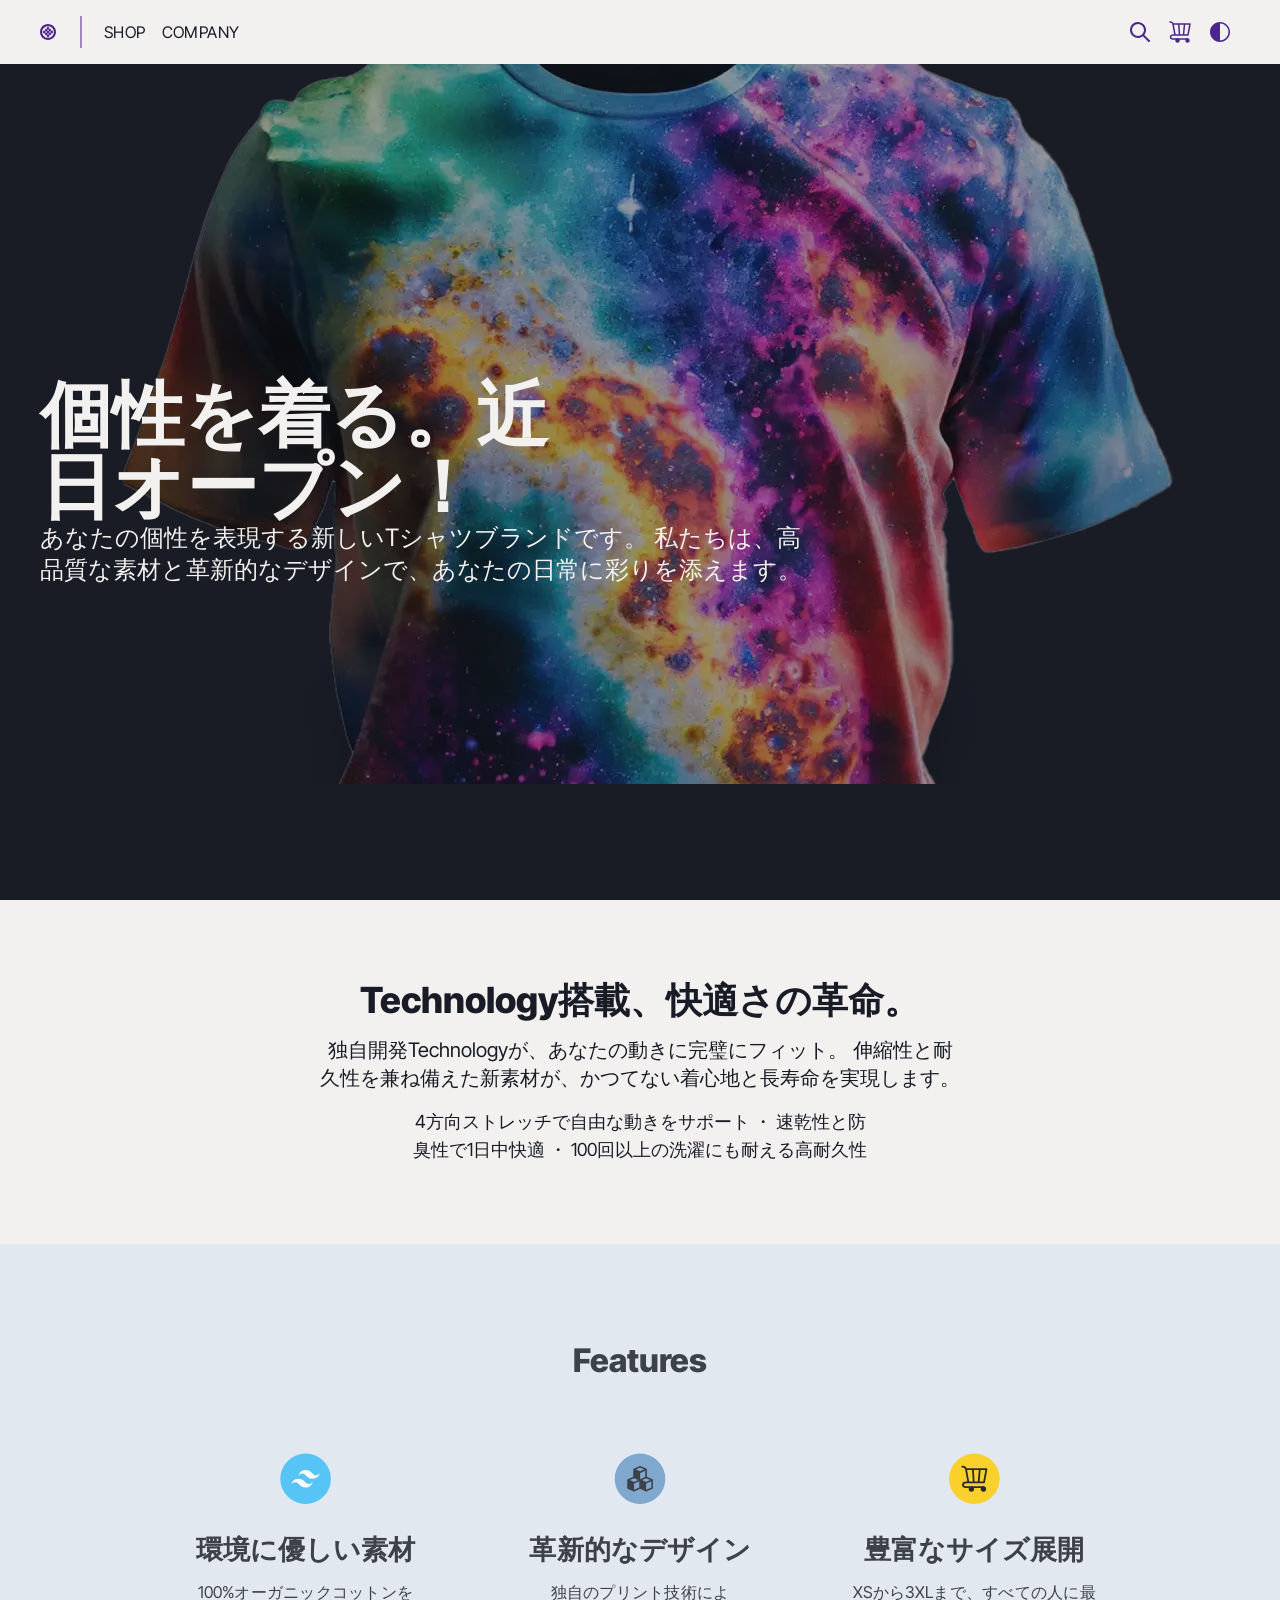
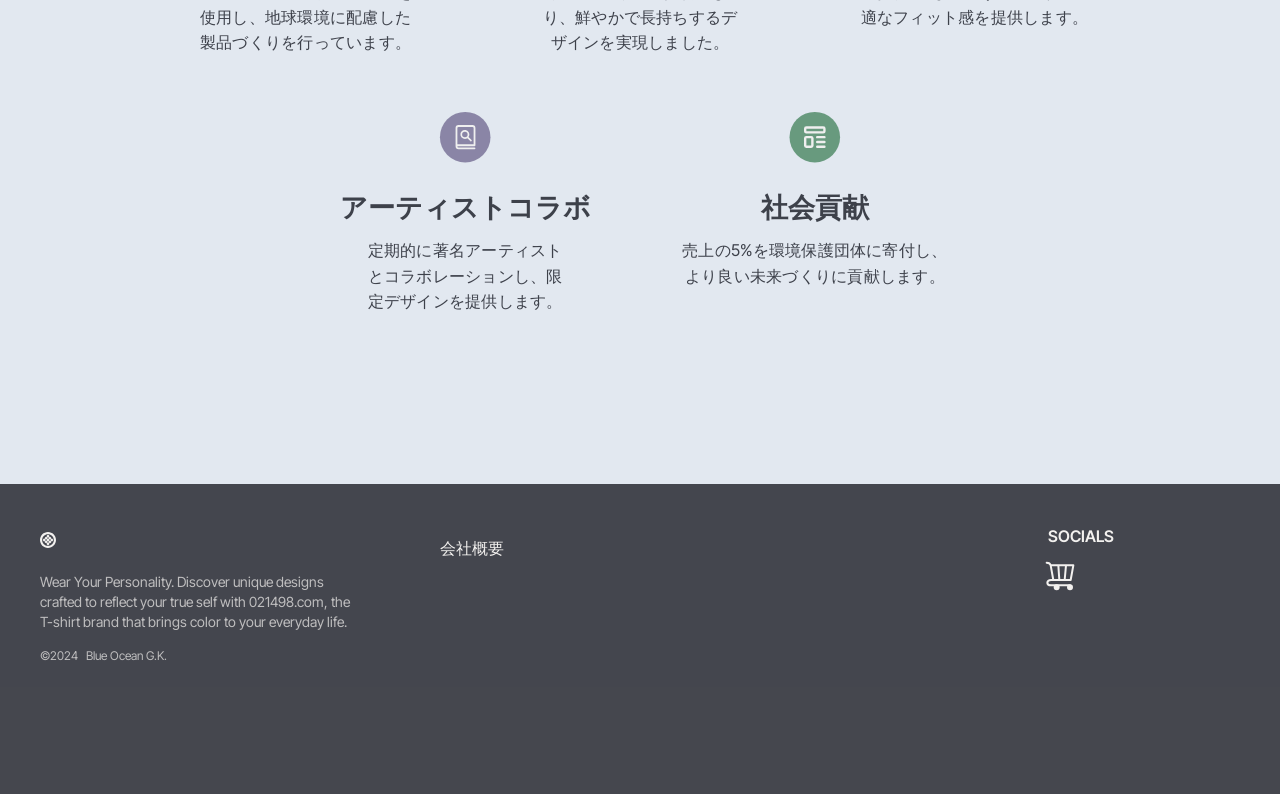
<file: index.html>
<!DOCTYPE html><html lang="ja" data-currency="JPY"> <head><!-- Global Metadata --><meta charset="utf-8"><meta name="viewport" content="width=device-width,initial-scale=1"><link rel="icon" type="image/svg+xml" href="/favicon.svg"><meta name="generator" content="Astro v4.1.2"><!-- Canonical URL --><link rel="canonical" data-pagefind-meta="url[href]" href="https://021498.com/"><!-- Primary Meta Tags --><title>個性を着る。近日オープン！ | 021498.com</title><meta name="title" content="個性を着る。近日オープン！ | 021498.com"><meta name="description" content="あなたの個性を表現する新しいTシャツブランドです。 私たちは、高品質な素材と革新的なデザインで、あなたの日常に彩りを添えます。"><meta data-pagefind-meta="image[content]" content="/_astro/ibiza@120w.24ba1804.jpeg" property="search:image"><!-- Open Graph / Facebook --><meta property="og:type" content="website"><meta property="og:url" content="https://021498.com/"><meta property="og:title" content="個性を着る。近日オープン！"><meta property="og:description" content="あなたの個性を表現する新しいTシャツブランドです。 私たちは、高品質な素材と革新的なデザインで、あなたの日常に彩りを添えます。"><meta property="og:image" content="/_astro/ibiza@1200w.20c40d21.jpeg"><!-- Twitter --><meta property="twitter:card" content="summary_large_image"><meta property="twitter:url" content="https://021498.com/"><meta property="twitter:title" content="個性を着る。近日オープン！"><meta property="twitter:description" content="あなたの個性を表現する新しいTシャツブランドです。 私たちは、高品質な素材と革新的なデザインで、あなたの日常に彩りを添えます。"><meta property="twitter:image" content="/_astro/ibiza@1200w.20c40d21.jpeg"><script>
  const setDarkMode = () => {
    if (localStorage.getItem("color-scheme") === "dark") {
      document.querySelector("html").dataset.theme = "dark";
    }
    if (localStorage.getItem("color-scheme") === "light") {
      document.querySelector("html").dataset.theme = "light";
    }
    if (!localStorage.getItem("color-scheme")) {
      let theme = window.matchMedia("(prefers-color-scheme: dark)").matches
        ? "dark"
        : "light";
      localStorage.setItem("color-scheme", theme);
      document.querySelector("html").dataset.theme = theme;
    }
  };
  setDarkMode();
  document.addEventListener("astro:after-swap", setDarkMode);
</script><meta name="astro-view-transitions-enabled" content="true"><meta name="astro-view-transitions-fallback" content="swap"><script src="/scroll-timeline.js" defer></script><style>*,:before,:after{box-sizing:border-box;border-width:0;border-style:solid;border-color:#e5e7eb}:before,:after{--tw-content: ""}html,:host{line-height:1.5;-webkit-text-size-adjust:100%;-moz-tab-size:4;-o-tab-size:4;tab-size:4;font-family:Inter Tight Variable,Helvetica,Verdana,sans-serif;font-feature-settings:normal;font-variation-settings:normal;-webkit-tap-highlight-color:transparent}body{margin:0;line-height:inherit}hr{height:0;color:inherit;border-top-width:1px}abbr:where([title]){-webkit-text-decoration:underline dotted;text-decoration:underline dotted}h1,h2,h3,h4,h5,h6{font-size:inherit;font-weight:inherit}a{color:inherit;text-decoration:inherit}b,strong{font-weight:bolder}code,kbd,samp,pre{font-family:ui-monospace,SFMono-Regular,Menlo,Monaco,Consolas,Liberation Mono,Courier New,monospace;font-feature-settings:normal;font-variation-settings:normal;font-size:1em}small{font-size:80%}sub,sup{font-size:75%;line-height:0;position:relative;vertical-align:baseline}sub{bottom:-.25em}sup{top:-.5em}table{text-indent:0;border-color:inherit;border-collapse:collapse}button,input,optgroup,select,textarea{font-family:inherit;font-feature-settings:inherit;font-variation-settings:inherit;font-size:100%;font-weight:inherit;line-height:inherit;color:inherit;margin:0;padding:0}button,select{text-transform:none}button,[type=button],[type=reset],[type=submit]{-webkit-appearance:button;background-color:transparent;background-image:none}:-moz-focusring{outline:auto}:-moz-ui-invalid{box-shadow:none}progress{vertical-align:baseline}::-webkit-inner-spin-button,::-webkit-outer-spin-button{height:auto}[type=search]{-webkit-appearance:textfield;outline-offset:-2px}::-webkit-search-decoration{-webkit-appearance:none}::-webkit-file-upload-button{-webkit-appearance:button;font:inherit}summary{display:list-item}blockquote,dl,dd,h1,h2,h3,h4,h5,h6,hr,figure,p,pre{margin:0}fieldset{margin:0;padding:0}legend{padding:0}ol,ul,menu{list-style:none;margin:0;padding:0}dialog{padding:0}textarea{resize:vertical}input::-moz-placeholder,textarea::-moz-placeholder{opacity:1;color:#9ca3af}input::placeholder,textarea::placeholder{opacity:1;color:#9ca3af}button,[role=button]{cursor:pointer}:disabled{cursor:default}img,svg,video,canvas,audio,iframe,embed,object{display:block;vertical-align:middle}img,video{max-width:100%;height:auto}[hidden]{display:none}html{font-size:16px}*,:before,:after{--tw-border-spacing-x: 0;--tw-border-spacing-y: 0;--tw-translate-x: 0;--tw-translate-y: 0;--tw-rotate: 0;--tw-skew-x: 0;--tw-skew-y: 0;--tw-scale-x: 1;--tw-scale-y: 1;--tw-pan-x: ;--tw-pan-y: ;--tw-pinch-zoom: ;--tw-scroll-snap-strictness: proximity;--tw-gradient-from-position: ;--tw-gradient-via-position: ;--tw-gradient-to-position: ;--tw-ordinal: ;--tw-slashed-zero: ;--tw-numeric-figure: ;--tw-numeric-spacing: ;--tw-numeric-fraction: ;--tw-ring-inset: ;--tw-ring-offset-width: 0px;--tw-ring-offset-color: #fff;--tw-ring-color: rgb(59 130 246 / .5);--tw-ring-offset-shadow: 0 0 #0000;--tw-ring-shadow: 0 0 #0000;--tw-shadow: 0 0 #0000;--tw-shadow-colored: 0 0 #0000;--tw-blur: ;--tw-brightness: ;--tw-contrast: ;--tw-grayscale: ;--tw-hue-rotate: ;--tw-invert: ;--tw-saturate: ;--tw-sepia: ;--tw-drop-shadow: ;--tw-backdrop-blur: ;--tw-backdrop-brightness: ;--tw-backdrop-contrast: ;--tw-backdrop-grayscale: ;--tw-backdrop-hue-rotate: ;--tw-backdrop-invert: ;--tw-backdrop-opacity: ;--tw-backdrop-saturate: ;--tw-backdrop-sepia: }::backdrop{--tw-border-spacing-x: 0;--tw-border-spacing-y: 0;--tw-translate-x: 0;--tw-translate-y: 0;--tw-rotate: 0;--tw-skew-x: 0;--tw-skew-y: 0;--tw-scale-x: 1;--tw-scale-y: 1;--tw-pan-x: ;--tw-pan-y: ;--tw-pinch-zoom: ;--tw-scroll-snap-strictness: proximity;--tw-gradient-from-position: ;--tw-gradient-via-position: ;--tw-gradient-to-position: ;--tw-ordinal: ;--tw-slashed-zero: ;--tw-numeric-figure: ;--tw-numeric-spacing: ;--tw-numeric-fraction: ;--tw-ring-inset: ;--tw-ring-offset-width: 0px;--tw-ring-offset-color: #fff;--tw-ring-color: rgb(59 130 246 / .5);--tw-ring-offset-shadow: 0 0 #0000;--tw-ring-shadow: 0 0 #0000;--tw-shadow: 0 0 #0000;--tw-shadow-colored: 0 0 #0000;--tw-blur: ;--tw-brightness: ;--tw-contrast: ;--tw-grayscale: ;--tw-hue-rotate: ;--tw-invert: ;--tw-saturate: ;--tw-sepia: ;--tw-drop-shadow: ;--tw-backdrop-blur: ;--tw-backdrop-brightness: ;--tw-backdrop-contrast: ;--tw-backdrop-grayscale: ;--tw-backdrop-hue-rotate: ;--tw-backdrop-invert: ;--tw-backdrop-opacity: ;--tw-backdrop-saturate: ;--tw-backdrop-sepia: }.container{width:100%}@media (min-width: 500px){.container{max-width:500px}}@media (min-width: 640px){.container{max-width:640px}}@media (min-width: 768px){.container{max-width:768px}}@media (min-width: 1024px){.container{max-width:1024px}}@media (min-width: 1280px){.container{max-width:1280px}}@media (min-width: 1536px){.container{max-width:1536px}}.pointer-events-none{pointer-events:none}.pointer-events-auto{pointer-events:auto}.visible{visibility:visible}.fixed{position:fixed}.absolute{position:absolute}.relative{position:relative}.sticky{position:sticky}.inset-0{inset:0}.-right-2{right:-.5rem}.-right-3{right:-.75rem}.-top-3{top:-.75rem}.bottom-0{bottom:0}.bottom-1\/2{bottom:50%}.left-0{left:0}.right-0{right:0}.right-2{right:.5rem}.right-4{right:1rem}.right-5{right:1.25rem}.top-0{top:0}.top-2{top:.5rem}.top-3{top:.75rem}.top-4{top:1rem}.top-8{top:2rem}.isolate{isolation:isolate}.-z-10{z-index:-10}.-z-50{z-index:-50}.z-0{z-index:0}.z-10{z-index:10}.z-20{z-index:20}.z-40{z-index:40}.z-50{z-index:50}.col-start-1{grid-column-start:1}.col-start-2{grid-column-start:2}.row-start-1{grid-row-start:1}.m-4{margin:1rem}.mx-auto{margin-left:auto;margin-right:auto}.my-0{margin-top:0;margin-bottom:0}.my-10{margin-top:2.5rem;margin-bottom:2.5rem}.my-20{margin-top:5rem;margin-bottom:5rem}.my-4{margin-top:1rem;margin-bottom:1rem}.my-8{margin-top:2rem;margin-bottom:2rem}.my-auto{margin-top:auto;margin-bottom:auto}.-mb-14{margin-bottom:-3.5rem}.-ml-1{margin-left:-.25rem}.-mr-4{margin-right:-1rem}.mb-0{margin-bottom:0}.mb-14{margin-bottom:3.5rem}.mb-8{margin-bottom:2rem}.mb-auto{margin-bottom:auto}.ml-auto{margin-left:auto}.mr-2{margin-right:.5rem}.mt-2{margin-top:.5rem}.mt-3{margin-top:.75rem}.mt-4{margin-top:1rem}.mt-8{margin-top:2rem}.mt-auto{margin-top:auto}.line-clamp-1{overflow:hidden;display:-webkit-box;-webkit-box-orient:vertical;-webkit-line-clamp:1}.line-clamp-2{overflow:hidden;display:-webkit-box;-webkit-box-orient:vertical;-webkit-line-clamp:2}.line-clamp-3{overflow:hidden;display:-webkit-box;-webkit-box-orient:vertical;-webkit-line-clamp:3}.block{display:block}.inline-block{display:inline-block}.flex{display:flex}.inline-flex{display:inline-flex}.grid{display:grid}.hidden{display:none}.aspect-square{aspect-ratio:1 / 1}.aspect-video{aspect-ratio:16 / 9}.h-10{height:2.5rem}.h-14{height:3.5rem}.h-20{height:5rem}.h-3{height:.75rem}.h-4{height:1rem}.h-40{height:10rem}.h-6{height:1.5rem}.h-8{height:2rem}.h-auto{height:auto}.h-fit{height:-moz-fit-content;height:fit-content}.h-full{height:100%}.h-screen{height:100vh}.max-h-0{max-height:0px}.max-h-screen{max-height:100vh}.min-h-\[1\.2rem\]{min-height:1.2rem}.min-h-full{min-height:100%}.w-10{width:2.5rem}.w-14{width:3.5rem}.w-20{width:5rem}.w-3{width:.75rem}.w-4{width:1rem}.w-40{width:10rem}.w-5{width:1.25rem}.w-6{width:1.5rem}.w-7{width:1.75rem}.w-8{width:2rem}.w-full{width:100%}.min-w-\[120px\]{min-width:120px}.min-w-\[12rem\]{min-width:12rem}.min-w-\[290px\]{min-width:290px}.max-w-2xl{max-width:42rem}.max-w-3xl{max-width:48rem}.max-w-\[12rem\]{max-width:12rem}.max-w-full{max-width:100%}.max-w-md{max-width:28rem}.max-w-sm{max-width:24rem}.max-w-xs{max-width:20rem}.flex-1{flex:1 1 0%}.flex-shrink{flex-shrink:1}.flex-shrink-0{flex-shrink:0}.shrink{flex-shrink:1}.shrink-0{flex-shrink:0}.grow{flex-grow:1}.grow-0{flex-grow:0}.origin-\[0\]{transform-origin:0}.-translate-y-9{--tw-translate-y: -2.25rem;transform:translate(var(--tw-translate-x),var(--tw-translate-y)) rotate(var(--tw-rotate)) skew(var(--tw-skew-x)) skewY(var(--tw-skew-y)) scaleX(var(--tw-scale-x)) scaleY(var(--tw-scale-y))}.translate-y-10{--tw-translate-y: 2.5rem;transform:translate(var(--tw-translate-x),var(--tw-translate-y)) rotate(var(--tw-rotate)) skew(var(--tw-skew-x)) skewY(var(--tw-skew-y)) scaleX(var(--tw-scale-x)) scaleY(var(--tw-scale-y))}.scale-75{--tw-scale-x: .75;--tw-scale-y: .75;transform:translate(var(--tw-translate-x),var(--tw-translate-y)) rotate(var(--tw-rotate)) skew(var(--tw-skew-x)) skewY(var(--tw-skew-y)) scaleX(var(--tw-scale-x)) scaleY(var(--tw-scale-y))}.transform{transform:translate(var(--tw-translate-x),var(--tw-translate-y)) rotate(var(--tw-rotate)) skew(var(--tw-skew-x)) skewY(var(--tw-skew-y)) scaleX(var(--tw-scale-x)) scaleY(var(--tw-scale-y))}.cursor-pointer{cursor:pointer}.scroll-m-0{scroll-margin:0px}.scroll-m-8{scroll-margin:2rem}.scroll-mt-20{scroll-margin-top:5rem}.auto-rows-min{grid-auto-rows:min-content}.grid-cols-1{grid-template-columns:repeat(1,minmax(0,1fr))}.grid-cols-2{grid-template-columns:repeat(2,minmax(0,1fr))}.grid-rows-1{grid-template-rows:repeat(1,minmax(0,1fr))}.flex-col{flex-direction:column}.flex-wrap{flex-wrap:wrap}.flex-nowrap{flex-wrap:nowrap}.place-items-start{place-items:start}.place-items-center{place-items:center}.content-center{align-content:center}.content-start{align-content:flex-start}.content-end{align-content:flex-end}.items-start{align-items:flex-start}.items-end{align-items:flex-end}.items-center{align-items:center}.items-stretch{align-items:stretch}.justify-start{justify-content:flex-start}.justify-end{justify-content:flex-end}.justify-center{justify-content:center}.justify-between{justify-content:space-between}.justify-stretch{justify-content:stretch}.gap-0{gap:0px}.gap-1{gap:.25rem}.gap-1\.5{gap:.375rem}.gap-10{gap:2.5rem}.gap-14{gap:3.5rem}.gap-2{gap:.5rem}.gap-20{gap:5rem}.gap-4{gap:1rem}.gap-5{gap:1.25rem}.gap-6{gap:1.5rem}.gap-8{gap:2rem}.gap-x-4{-moz-column-gap:1rem;column-gap:1rem}.gap-y-8{row-gap:2rem}.space-y-1>:not([hidden])~:not([hidden]){--tw-space-y-reverse: 0;margin-top:calc(.25rem * calc(1 - var(--tw-space-y-reverse)));margin-bottom:calc(.25rem * var(--tw-space-y-reverse))}.space-y-3>:not([hidden])~:not([hidden]){--tw-space-y-reverse: 0;margin-top:calc(.75rem * calc(1 - var(--tw-space-y-reverse)));margin-bottom:calc(.75rem * var(--tw-space-y-reverse))}.overflow-hidden{overflow:hidden}.overflow-x-hidden{overflow-x:hidden}.overflow-y-scroll{overflow-y:scroll}.rounded-2xl{border-radius:1rem}.rounded-full{border-radius:9999px}.rounded-md{border-radius:.375rem}.border{border-width:1px}.border-0{border-width:0px}.border-2{border-width:2px}.border-t-2{border-top-width:2px}.border-current{border-color:currentColor}.border-transparent{border-color:transparent}.bg-\[\#38bdf8\]{--tw-bg-opacity: 1;background-color:rgb(56 189 248 / var(--tw-bg-opacity))}.bg-\[\#fc0\]{--tw-bg-opacity: 1;background-color:rgb(255 204 0 / var(--tw-bg-opacity))}.bg-black{--tw-bg-opacity: 1;background-color:rgb(0 0 0 / var(--tw-bg-opacity))}.bg-dark{--tw-bg-opacity: 1;background-color:rgb(var(--color-dark) / var(--tw-bg-opacity))}.bg-primary{--tw-bg-opacity: 1;background-color:rgb(var(--color-primary) / var(--tw-bg-opacity))}.bg-slate-200{--tw-bg-opacity: 1;background-color:rgb(226 232 240 / var(--tw-bg-opacity))}.bg-transparent{background-color:transparent}.bg-white{--tw-bg-opacity: 1;background-color:rgb(255 255 255 / var(--tw-bg-opacity))}.bg-opacity-10{--tw-bg-opacity: .1}.bg-opacity-20{--tw-bg-opacity: .2}.bg-opacity-40{--tw-bg-opacity: .4}.bg-opacity-50{--tw-bg-opacity: .5}.bg-opacity-70{--tw-bg-opacity: .7}.fill-white{fill:#fff}.p-2{padding:.5rem}.p-8{padding:2rem}.px-1{padding-left:.25rem;padding-right:.25rem}.px-2{padding-left:.5rem;padding-right:.5rem}.px-3{padding-left:.75rem;padding-right:.75rem}.px-4{padding-left:1rem;padding-right:1rem}.px-5{padding-left:1.25rem;padding-right:1.25rem}.px-8{padding-left:2rem;padding-right:2rem}.py-0{padding-top:0;padding-bottom:0}.py-0\.5{padding-top:.125rem;padding-bottom:.125rem}.py-1{padding-top:.25rem;padding-bottom:.25rem}.py-10{padding-top:2.5rem;padding-bottom:2.5rem}.py-2{padding-top:.5rem;padding-bottom:.5rem}.py-2\.5{padding-top:.625rem;padding-bottom:.625rem}.py-20{padding-top:5rem;padding-bottom:5rem}.py-3{padding-top:.75rem;padding-bottom:.75rem}.py-4{padding-top:1rem;padding-bottom:1rem}.py-8{padding-top:2rem;padding-bottom:2rem}.pb-10{padding-bottom:2.5rem}.pb-14{padding-bottom:3.5rem}.pb-2{padding-bottom:.5rem}.pb-20{padding-bottom:5rem}.pb-32{padding-bottom:8rem}.pb-4{padding-bottom:1rem}.pb-5{padding-bottom:1.25rem}.pb-8{padding-bottom:2rem}.pl-1{padding-left:.25rem}.pl-4{padding-left:1rem}.pr-4{padding-right:1rem}.pt-1{padding-top:.25rem}.pt-10{padding-top:2.5rem}.pt-14{padding-top:3.5rem}.pt-2{padding-top:.5rem}.pt-20{padding-top:5rem}.pt-4{padding-top:1rem}.pt-8{padding-top:2rem}.text-left{text-align:left}.text-center{text-align:center}.text-right{text-align:right}.text-2xl{font-size:1.5rem;line-height:2rem}.text-4xl{font-size:2.25rem;line-height:2.5rem}.text-lg{font-size:1.125rem;line-height:1.75rem}.text-sm{font-size:.875rem;line-height:1.25rem}.text-xs{font-size:.75rem;line-height:1rem}.font-bold{font-weight:700}.font-light{font-weight:300}.font-normal{font-weight:400}.font-semibold{font-weight:600}.uppercase{text-transform:uppercase}.leading-none{line-height:1}.tracking-tight{letter-spacing:-.025em}.tracking-wide{letter-spacing:.025em}.tracking-wider{letter-spacing:.05em}.tracking-widest{letter-spacing:.1em}.text-black{--tw-text-opacity: 1;color:rgb(0 0 0 / var(--tw-text-opacity))}.text-danger{--tw-text-opacity: 1;color:rgb(var(--color-danger) / var(--tw-text-opacity))}.text-dark{--tw-text-opacity: 1;color:rgb(var(--color-dark) / var(--tw-text-opacity))}.text-light{--tw-text-opacity: 1;color:rgb(var(--color-light) / var(--tw-text-opacity))}.text-primary{--tw-text-opacity: 1;color:rgb(var(--color-primary) / var(--tw-text-opacity))}.text-warning{--tw-text-opacity: 1;color:rgb(var(--color-warning) / var(--tw-text-opacity))}.text-white{--tw-text-opacity: 1;color:rgb(255 255 255 / var(--tw-text-opacity))}.underline{text-decoration-line:underline}.line-through{text-decoration-line:line-through}.opacity-0{opacity:0}.opacity-100{opacity:1}.opacity-50{opacity:.5}.opacity-60{opacity:.6}.opacity-70{opacity:.7}.opacity-80{opacity:.8}.opacity-90{opacity:.9}.shadow-inset-s{--tw-shadow: inset 2px 2px 30px -10px rgba(0, 0, 0, .4);--tw-shadow-colored: inset 2px 2px 30px -10px var(--tw-shadow-color);box-shadow:var(--tw-ring-offset-shadow, 0 0 #0000),var(--tw-ring-shadow, 0 0 #0000),var(--tw-shadow)}.shadow-lg{--tw-shadow: 0 10px 15px -3px rgb(0 0 0 / .1), 0 4px 6px -4px rgb(0 0 0 / .1);--tw-shadow-colored: 0 10px 15px -3px var(--tw-shadow-color), 0 4px 6px -4px var(--tw-shadow-color);box-shadow:var(--tw-ring-offset-shadow, 0 0 #0000),var(--tw-ring-shadow, 0 0 #0000),var(--tw-shadow)}.shadow-md{--tw-shadow: 0 4px 6px -1px rgb(0 0 0 / .1), 0 2px 4px -2px rgb(0 0 0 / .1);--tw-shadow-colored: 0 4px 6px -1px var(--tw-shadow-color), 0 2px 4px -2px var(--tw-shadow-color);box-shadow:var(--tw-ring-offset-shadow, 0 0 #0000),var(--tw-ring-shadow, 0 0 #0000),var(--tw-shadow)}.shadow-xl{--tw-shadow: 0 20px 25px -5px rgb(0 0 0 / .1), 0 8px 10px -6px rgb(0 0 0 / .1);--tw-shadow-colored: 0 20px 25px -5px var(--tw-shadow-color), 0 8px 10px -6px var(--tw-shadow-color);box-shadow:var(--tw-ring-offset-shadow, 0 0 #0000),var(--tw-ring-shadow, 0 0 #0000),var(--tw-shadow)}.filter{filter:var(--tw-blur) var(--tw-brightness) var(--tw-contrast) var(--tw-grayscale) var(--tw-hue-rotate) var(--tw-invert) var(--tw-saturate) var(--tw-sepia) var(--tw-drop-shadow)}.backdrop-blur-sm{--tw-backdrop-blur: blur(4px);-webkit-backdrop-filter:var(--tw-backdrop-blur) var(--tw-backdrop-brightness) var(--tw-backdrop-contrast) var(--tw-backdrop-grayscale) var(--tw-backdrop-hue-rotate) var(--tw-backdrop-invert) var(--tw-backdrop-opacity) var(--tw-backdrop-saturate) var(--tw-backdrop-sepia);backdrop-filter:var(--tw-backdrop-blur) var(--tw-backdrop-brightness) var(--tw-backdrop-contrast) var(--tw-backdrop-grayscale) var(--tw-backdrop-hue-rotate) var(--tw-backdrop-invert) var(--tw-backdrop-opacity) var(--tw-backdrop-saturate) var(--tw-backdrop-sepia)}.backdrop-opacity-50{--tw-backdrop-opacity: opacity(.5);-webkit-backdrop-filter:var(--tw-backdrop-blur) var(--tw-backdrop-brightness) var(--tw-backdrop-contrast) var(--tw-backdrop-grayscale) var(--tw-backdrop-hue-rotate) var(--tw-backdrop-invert) var(--tw-backdrop-opacity) var(--tw-backdrop-saturate) var(--tw-backdrop-sepia);backdrop-filter:var(--tw-backdrop-blur) var(--tw-backdrop-brightness) var(--tw-backdrop-contrast) var(--tw-backdrop-grayscale) var(--tw-backdrop-hue-rotate) var(--tw-backdrop-invert) var(--tw-backdrop-opacity) var(--tw-backdrop-saturate) var(--tw-backdrop-sepia)}.transition{transition-property:color,background-color,border-color,text-decoration-color,fill,stroke,opacity,box-shadow,transform,filter,-webkit-backdrop-filter;transition-property:color,background-color,border-color,text-decoration-color,fill,stroke,opacity,box-shadow,transform,filter,backdrop-filter;transition-property:color,background-color,border-color,text-decoration-color,fill,stroke,opacity,box-shadow,transform,filter,backdrop-filter,-webkit-backdrop-filter;transition-timing-function:cubic-bezier(.4,0,.2,1);transition-duration:.15s}.transition-all{transition-property:all;transition-timing-function:cubic-bezier(.4,0,.2,1);transition-duration:.15s}.transition-colors{transition-property:color,background-color,border-color,text-decoration-color,fill,stroke;transition-timing-function:cubic-bezier(.4,0,.2,1);transition-duration:.15s}.transition-opacity{transition-property:opacity;transition-timing-function:cubic-bezier(.4,0,.2,1);transition-duration:.15s}.transition-transform{transition-property:transform;transition-timing-function:cubic-bezier(.4,0,.2,1);transition-duration:.15s}.duration-1000{transition-duration:1s}.duration-300{transition-duration:.3s}.duration-500{transition-duration:.5s}.ease-in{transition-timing-function:cubic-bezier(.4,0,1,1)}.\@container{container-type:inline-size}.before\:absolute:before{content:var(--tw-content);position:absolute}.before\:inset-y-4:before{content:var(--tw-content);top:1rem;bottom:1rem}.before\:left-0:before{content:var(--tw-content);left:0}.before\:border-l-2:before{content:var(--tw-content);border-left-width:2px}.before\:border-primary:before{content:var(--tw-content);--tw-border-opacity: 1;border-color:rgb(var(--color-primary) / var(--tw-border-opacity))}.before\:border-opacity-50:before{content:var(--tw-content);--tw-border-opacity: .5}.after\:bg-no-repeat:after{content:var(--tw-content);background-repeat:no-repeat}.after\:blur-sm:after{content:var(--tw-content);--tw-blur: blur(4px);filter:var(--tw-blur) var(--tw-brightness) var(--tw-contrast) var(--tw-grayscale) var(--tw-hue-rotate) var(--tw-invert) var(--tw-saturate) var(--tw-sepia) var(--tw-drop-shadow)}.hover\:-translate-y-1:hover{--tw-translate-y: -.25rem;transform:translate(var(--tw-translate-x),var(--tw-translate-y)) rotate(var(--tw-rotate)) skew(var(--tw-skew-x)) skewY(var(--tw-skew-y)) scaleX(var(--tw-scale-x)) scaleY(var(--tw-scale-y))}.hover\:scale-105:hover{--tw-scale-x: 1.05;--tw-scale-y: 1.05;transform:translate(var(--tw-translate-x),var(--tw-translate-y)) rotate(var(--tw-rotate)) skew(var(--tw-skew-x)) skewY(var(--tw-skew-y)) scaleX(var(--tw-scale-x)) scaleY(var(--tw-scale-y))}.hover\:scale-110:hover{--tw-scale-x: 1.1;--tw-scale-y: 1.1;transform:translate(var(--tw-translate-x),var(--tw-translate-y)) rotate(var(--tw-rotate)) skew(var(--tw-skew-x)) skewY(var(--tw-skew-y)) scaleX(var(--tw-scale-x)) scaleY(var(--tw-scale-y))}.hover\:border-current:hover{border-color:currentColor}.hover\:bg-dark:hover{--tw-bg-opacity: 1;background-color:rgb(var(--color-dark) / var(--tw-bg-opacity))}.hover\:bg-opacity-10:hover{--tw-bg-opacity: .1}.hover\:bg-opacity-60:hover{--tw-bg-opacity: .6}.hover\:text-light:hover{--tw-text-opacity: 1;color:rgb(var(--color-light) / var(--tw-text-opacity))}.hover\:text-primary:hover{--tw-text-opacity: 1;color:rgb(var(--color-primary) / var(--tw-text-opacity))}.hover\:underline:hover{text-decoration-line:underline}.hover\:opacity-100:hover{opacity:1}.hover\:duration-\[1s\]:hover{transition-duration:1s}.group:hover .group-hover\:max-h-40{max-height:10rem}.group:hover .group-hover\:-translate-y-1{--tw-translate-y: -.25rem;transform:translate(var(--tw-translate-x),var(--tw-translate-y)) rotate(var(--tw-rotate)) skew(var(--tw-skew-x)) skewY(var(--tw-skew-y)) scaleX(var(--tw-scale-x)) scaleY(var(--tw-scale-y))}.group:hover .group-hover\:scale-105{--tw-scale-x: 1.05;--tw-scale-y: 1.05;transform:translate(var(--tw-translate-x),var(--tw-translate-y)) rotate(var(--tw-rotate)) skew(var(--tw-skew-x)) skewY(var(--tw-skew-y)) scaleX(var(--tw-scale-x)) scaleY(var(--tw-scale-y))}.group:hover .group-hover\:scale-110{--tw-scale-x: 1.1;--tw-scale-y: 1.1;transform:translate(var(--tw-translate-x),var(--tw-translate-y)) rotate(var(--tw-rotate)) skew(var(--tw-skew-x)) skewY(var(--tw-skew-y)) scaleX(var(--tw-scale-x)) scaleY(var(--tw-scale-y))}.group:hover .group-hover\:scale-125{--tw-scale-x: 1.25;--tw-scale-y: 1.25;transform:translate(var(--tw-translate-x),var(--tw-translate-y)) rotate(var(--tw-rotate)) skew(var(--tw-skew-x)) skewY(var(--tw-skew-y)) scaleX(var(--tw-scale-x)) scaleY(var(--tw-scale-y))}.group:hover .group-hover\:text-primary{--tw-text-opacity: 1;color:rgb(var(--color-primary) / var(--tw-text-opacity))}.group:hover .group-hover\:opacity-100{opacity:1}.group:hover .group-hover\:opacity-50{opacity:.5}.group:hover .group-hover\:duration-\[2s\]{transition-duration:2s}.group:hover .group-hover\:duration-\[3s\]{transition-duration:3s}.group:hover .group-hover\:duration-\[6s\]{transition-duration:6s}.peer:-moz-placeholder-shown~.peer-placeholder-shown\:left-4{left:1rem}.peer:placeholder-shown~.peer-placeholder-shown\:left-4{left:1rem}.peer:-moz-placeholder-shown~.peer-placeholder-shown\:translate-y-0{--tw-translate-y: 0px;transform:translate(var(--tw-translate-x),var(--tw-translate-y)) rotate(var(--tw-rotate)) skew(var(--tw-skew-x)) skewY(var(--tw-skew-y)) scaleX(var(--tw-scale-x)) scaleY(var(--tw-scale-y))}.peer:placeholder-shown~.peer-placeholder-shown\:translate-y-0{--tw-translate-y: 0px;transform:translate(var(--tw-translate-x),var(--tw-translate-y)) rotate(var(--tw-rotate)) skew(var(--tw-skew-x)) skewY(var(--tw-skew-y)) scaleX(var(--tw-scale-x)) scaleY(var(--tw-scale-y))}.peer:-moz-placeholder-shown~.peer-placeholder-shown\:scale-100{--tw-scale-x: 1;--tw-scale-y: 1;transform:translate(var(--tw-translate-x),var(--tw-translate-y)) rotate(var(--tw-rotate)) skew(var(--tw-skew-x)) skewY(var(--tw-skew-y)) scaleX(var(--tw-scale-x)) scaleY(var(--tw-scale-y))}.peer:placeholder-shown~.peer-placeholder-shown\:scale-100{--tw-scale-x: 1;--tw-scale-y: 1;transform:translate(var(--tw-translate-x),var(--tw-translate-y)) rotate(var(--tw-rotate)) skew(var(--tw-skew-x)) skewY(var(--tw-skew-y)) scaleX(var(--tw-scale-x)) scaleY(var(--tw-scale-y))}.peer:focus~.peer-focus\:left-0{left:0}.peer:focus~.peer-focus\:-translate-y-9{--tw-translate-y: -2.25rem;transform:translate(var(--tw-translate-x),var(--tw-translate-y)) rotate(var(--tw-rotate)) skew(var(--tw-skew-x)) skewY(var(--tw-skew-y)) scaleX(var(--tw-scale-x)) scaleY(var(--tw-scale-y))}.peer:focus~.peer-focus\:scale-75{--tw-scale-x: .75;--tw-scale-y: .75;transform:translate(var(--tw-translate-x),var(--tw-translate-y)) rotate(var(--tw-rotate)) skew(var(--tw-skew-x)) skewY(var(--tw-skew-y)) scaleX(var(--tw-scale-x)) scaleY(var(--tw-scale-y))}.peer:focus~.peer-focus\:text-primary{--tw-text-opacity: 1;color:rgb(var(--color-primary) / var(--tw-text-opacity))}@container (min-width: 28rem){.\@md\:absolute{position:absolute}.\@md\:pr-8{padding-right:2rem}}@container (min-width: 32rem){.\@lg\:gap-8{gap:2rem}.\@lg\:pb-20{padding-bottom:5rem}}@container (min-width: 36rem){.\@xl\:flex{display:flex}.\@xl\:h-full{height:100%}.\@xl\:w-\[16rem\]{width:16rem}}@container (min-width: 42rem){.\@2xl\:w-\[31\%\]{width:31%}.\@2xl\:columns-2{-moz-columns:2;columns:2}}:is([data-theme=dark] .dark\:bg-black){--tw-bg-opacity: 1;background-color:rgb(0 0 0 / var(--tw-bg-opacity))}:is([data-theme=dark] .dark\:bg-slate-800){--tw-bg-opacity: 1;background-color:rgb(30 41 59 / var(--tw-bg-opacity))}:is([data-theme=dark] .dark\:bg-slate-900){--tw-bg-opacity: 1;background-color:rgb(15 23 42 / var(--tw-bg-opacity))}:is([data-theme=dark] .dark\:text-white){--tw-text-opacity: 1;color:rgb(255 255 255 / var(--tw-text-opacity))}@media (min-width: 640px){.sm\:ml-auto{margin-left:auto}.sm\:flex{display:flex}.sm\:h-screen{height:100vh}.sm\:max-w-\[14rem\]{max-width:14rem}.sm\:max-w-md{max-width:28rem}.sm\:grid-cols-3{grid-template-columns:repeat(3,minmax(0,1fr))}.sm\:justify-start{justify-content:flex-start}.sm\:justify-between{justify-content:space-between}.sm\:py-20{padding-top:5rem;padding-bottom:5rem}.sm\:pt-0{padding-top:0}.sm\:text-left{text-align:left}.sm\:text-right{text-align:right}}@media (min-width: 768px){.md\:sticky{position:sticky}.md\:bottom-0{bottom:0}.md\:top-14{top:3.5rem}.md\:-ml-4{margin-left:-1rem}.md\:mr-0{margin-right:0}.md\:block{display:block}.md\:flex{display:flex}.md\:hidden{display:none}.md\:min-h-\[85vh\]{min-height:85vh}.md\:max-w-2xl{max-width:42rem}.md\:grid-cols-2{grid-template-columns:repeat(2,minmax(0,1fr))}.md\:p-14{padding:3.5rem}.md\:p-4{padding:1rem}.md\:pl-0{padding-left:0}.md\:pr-8{padding-right:2rem}.md\:text-5xl{font-size:3rem;line-height:1}}@media (min-width: 1024px){.lg\:w-1\/3{width:33.333333%}.lg\:w-2\/3{width:66.666667%}.lg\:grid-cols-4{grid-template-columns:repeat(4,minmax(0,1fr))}.lg\:flex-row{flex-direction:row}.lg\:items-start{align-items:flex-start}.lg\:space-y-0>:not([hidden])~:not([hidden]){--tw-space-y-reverse: 0;margin-top:calc(0px * calc(1 - var(--tw-space-y-reverse)));margin-bottom:calc(0px * var(--tw-space-y-reverse))}.lg\:text-left{text-align:left}}@media (min-width: 1536px){.\32xl\:gap-14{gap:3.5rem}}
.nav-mobile{overflow-x:hidden;overflow-y:scroll;z-index:999998;scrollbar-width:none;padding-bottom:calc(2em + env(safe-area-inset-bottom))}.nav-mobile-btn{z-index:999999}.nested-enter-active,.nested-leave-active{transition:all .7s ease-in-out}.nested-leave-active,.inner{transition-delay:.25s}.nested-enter-from,.nested-leave-to{transform:translate(100%);transform-origin:right center;opacity:1}.nested-enter-active .inner,.nested-leave-active .inner{transition:all .3s ease-in-out}.nested-enter-active .inner{transition-delay:var(--animation-delay, .25s)}.nested-enter-from .inner,.nested-leave-to .inner{transform:translate(200px);opacity:.001}.search-modal{position:fixed;inset:0;z-index:99999999}.search-modal .pagefind-ui__search-clear{margin-right:2rem}.slide-fade-enter-active{transition:all .3s ease-out}.slide-fade-leave-active{transition:all .5s}.slide-fade-enter-from,.slide-fade-leave-to{transform:translateY(100%);opacity:0}.search-scroll{height:100%;overflow-x:hidden;overflow-y:scroll;padding-top:1rem;padding-bottom:1rem;scrollbar-width:none;-ms-overflow-style:none;scroll-behavior:var(--scroll-behavior)}.search-scroll::-webkit-scrollbar{display:none}.nav[data-astro-cid-3ef6ksr2]{transition-property:transform;transition-timing-function:cubic-bezier(.4,0,.2,1);transition-duration:.5s}.nav[data-astro-cid-3ef6ksr2] ul[data-astro-cid-3ef6ksr2]{--_gap: 1rem}.nav[data-astro-cid-3ef6ksr2] .nav-underline[data-astro-cid-3ef6ksr2] li[data-astro-cid-3ef6ksr2]:not(ul li ul li){position:relative;overflow:hidden;padding:calc(var(--_gap) / 2);min-inline-size:1.3rem}.nav[data-astro-cid-3ef6ksr2] .nav-underline[data-astro-cid-3ef6ksr2] li[data-astro-cid-3ef6ksr2]:not(ul li ul li):after{position:absolute;border-radius:9999px;--tw-bg-opacity: 1;background-color:rgb(var(--color-primary) / var(--tw-bg-opacity));content:"";inset-inline:0;inset-block-end:0;block-size:5px;translate:var(--_translate, 0);scale:var(--_scale, 0) 1;transition:scale .1s var(--_scale-delay, 0ms),translate .2s,color .2s}.nav[data-astro-cid-3ef6ksr2] .nav-underline[data-astro-cid-3ef6ksr2] li[data-astro-cid-3ef6ksr2]:not(ul li ul li):hover~li[data-astro-cid-3ef6ksr2]{--_translate: -100%;--_scale-delay: .2s}.nav[data-astro-cid-3ef6ksr2]:hover li[data-astro-cid-3ef6ksr2]{--_translate: 100%;--_scale-delay: .2s}.nav[data-astro-cid-3ef6ksr2] li[data-astro-cid-3ef6ksr2]:hover{--_scale: 1;--_translate: 0;--_scale-delay: 0ms;--tw-text-opacity: 1;color:rgb(var(--color-primary) / var(--tw-text-opacity))}.loading{background:radial-gradient(circle,#0000004d,#0000001a 11%,#0000 25%)}:root{--toastify-color-light:#fff;--toastify-color-dark:#121212;--toastify-color-info:#3498db;--toastify-color-success:#07bc0c;--toastify-color-warning:#f1c40f;--toastify-color-error:#e74c3c;--toastify-color-transparent:hsla(0,0%,100%,.7);--toastify-icon-color-info:var(--toastify-color-info);--toastify-icon-color-success:var(--toastify-color-success);--toastify-icon-color-warning:var(--toastify-color-warning);--toastify-icon-color-error:var(--toastify-color-error);--toastify-toast-width:320px;--toastify-toast-background:#fff;--toastify-toast-min-height:64px;--toastify-toast-max-height:800px;--toastify-font-family:sans-serif;--toastify-z-index:9999;--toastify-text-color-light:#757575;--toastify-text-color-dark:#fff;--toastify-text-color-info:#fff;--toastify-text-color-success:#fff;--toastify-text-color-warning:#fff;--toastify-text-color-error:#fff;--toastify-spinner-color:#616161;--toastify-spinner-color-empty-area:#e0e0e0;--toastify-color-progress-light:linear-gradient(90deg,#4cd964,#5ac8fa,#007aff,#34aadc,#5856d6,#ff2d55);--toastify-color-progress-dark:#bb86fc;--toastify-color-progress-info:var(--toastify-color-info);--toastify-color-progress-success:var(--toastify-color-success);--toastify-color-progress-warning:var(--toastify-color-warning);--toastify-color-progress-error:var(--toastify-color-error);--toastify-color-progress-colored:#ddd}.Toastify__toast-container{box-sizing:border-box;color:#fff;padding:4px;position:fixed;transform:translate3d(0,0,var(--toastify-z-index) px);width:var(--toastify-toast-width);z-index:var(--toastify-z-index)}.Toastify__toast-container--top-left{left:1em;top:1em}.Toastify__toast-container--top-center{left:50%;top:1em;transform:translate(-50%)}.Toastify__toast-container--top-right{right:1em;top:1em}.Toastify__toast-container--bottom-left{bottom:1em;left:1em}.Toastify__toast-container--bottom-center{bottom:1em;left:50%;transform:translate(-50%)}.Toastify__toast-container--bottom-right{bottom:1em;right:1em}@media only screen and (max-width:480px){.Toastify__toast-container{left:0;margin:0;padding:0;width:100vw}.Toastify__toast-container--top-center,.Toastify__toast-container--top-left,.Toastify__toast-container--top-right{top:0;transform:translate(0)}.Toastify__toast-container--bottom-center,.Toastify__toast-container--bottom-left,.Toastify__toast-container--bottom-right{bottom:0;transform:translate(0)}.Toastify__toast-container--rtl{left:auto;right:0}}.Toastify__toast{border-radius:4px;box-shadow:0 1px 10px #0000001a,0 2px 15px #0000000d;box-sizing:border-box;cursor:pointer;direction:ltr;display:flex;font-family:var(--toastify-font-family);justify-content:space-between;margin-bottom:1rem;max-height:var(--toastify-toast-max-height);min-height:var(--toastify-toast-min-height);overflow:hidden;padding:8px;position:relative;z-index:0}.Toastify__toast--rtl{direction:rtl}.Toastify__toast-body{align-items:center;display:flex;flex:1 1 auto;margin:auto 0;padding:6px;white-space:pre-wrap}.Toastify__toast-body>div:last-child{flex:1}.Toastify__toast-icon{display:flex;flex-shrink:0;margin-inline-end:10px;width:20px}.Toastify--animate{animation-duration:.7s;animation-fill-mode:both}.Toastify--animate-icon{animation-duration:.3s;animation-fill-mode:both}@media only screen and (max-width:480px){.Toastify__toast{border-radius:0;margin-bottom:0}}.Toastify__toast-theme--dark{background:var(--toastify-color-dark);color:var(--toastify-text-color-dark)}.Toastify__toast-theme--colored.Toastify__toast--default,.Toastify__toast-theme--light{background:var(--toastify-color-light);color:var(--toastify-text-color-light)}.Toastify__toast-theme--colored.Toastify__toast--info{background:var(--toastify-color-info);color:var(--toastify-text-color-info)}.Toastify__toast-theme--colored.Toastify__toast--success{background:var(--toastify-color-success);color:var(--toastify-text-color-success)}.Toastify__toast-theme--colored.Toastify__toast--warning{background:var(--toastify-color-warning);color:var(--toastify-text-color-warning)}.Toastify__toast-theme--colored.Toastify__toast--error{background:var(--toastify-color-error);color:var(--toastify-text-color-error)}.Toastify__progress-bar-theme--light{background:var(--toastify-color-progress-light)}.Toastify__progress-bar-theme--dark{background:var(--toastify-color-progress-dark)}.Toastify__progress-bar--info{background:var(--toastify-color-progress-info)}.Toastify__progress-bar--success{background:var(--toastify-color-progress-success)}.Toastify__progress-bar--warning{background:var(--toastify-color-progress-warning)}.Toastify__progress-bar--error{background:var(--toastify-color-progress-error)}.Toastify__progress-bar-theme--colored.Toastify__progress-bar--default{background:var(--toastify-color-progress-colored)}.Toastify__progress-bar-theme--colored.Toastify__progress-bar--error,.Toastify__progress-bar-theme--colored.Toastify__progress-bar--info,.Toastify__progress-bar-theme--colored.Toastify__progress-bar--success,.Toastify__progress-bar-theme--colored.Toastify__progress-bar--warning{background:var(--toastify-color-transparent)}.Toastify__close-button{align-self:flex-start;background:transparent;border:none;color:#fff;cursor:pointer;opacity:.7;outline:none;padding:0;transition:.3s ease}.Toastify__close-button--light{color:#000;opacity:.3}.Toastify__close-button>svg{fill:currentcolor;height:16px;width:14px}.Toastify__close-button:focus,.Toastify__close-button:hover{opacity:1}@keyframes Toastify__trackProgress{0%{transform:scaleX(1)}to{transform:scaleX(0)}}.Toastify__progress-bar{bottom:0;height:5px;left:0;opacity:.7;position:absolute;transform-origin:left;width:100%;z-index:var(--toastify-z-index)}.Toastify__progress-bar--animated{animation:Toastify__trackProgress linear 1 forwards}.Toastify__progress-bar--controlled{transition:transform .2s}.Toastify__progress-bar--rtl{left:auto;right:0;transform-origin:right}.Toastify__spinner{animation:Toastify__spin .65s linear infinite;border:2px solid;border-color:var(--toastify-spinner-color-empty-area);border-radius:100%;border-right-color:var(--toastify-spinner-color);box-sizing:border-box;height:20px;width:20px}@keyframes Toastify__bounceInRight{0%,60%,75%,90%,to{animation-timing-function:cubic-bezier(.215,.61,.355,1)}0%{opacity:0;transform:translate3d(3000px,0,0)}60%{opacity:1;transform:translate3d(-25px,0,0)}75%{transform:translate3d(10px,0,0)}90%{transform:translate3d(-5px,0,0)}to{transform:none}}@keyframes Toastify__bounceOutRight{20%{opacity:1;transform:translate3d(-20px,0,0)}to{opacity:0;transform:translate3d(2000px,0,0)}}@keyframes Toastify__bounceInLeft{0%,60%,75%,90%,to{animation-timing-function:cubic-bezier(.215,.61,.355,1)}0%{opacity:0;transform:translate3d(-3000px,0,0)}60%{opacity:1;transform:translate3d(25px,0,0)}75%{transform:translate3d(-10px,0,0)}90%{transform:translate3d(5px,0,0)}to{transform:none}}@keyframes Toastify__bounceOutLeft{20%{opacity:1;transform:translate3d(20px,0,0)}to{opacity:0;transform:translate3d(-2000px,0,0)}}@keyframes Toastify__bounceInUp{0%,60%,75%,90%,to{animation-timing-function:cubic-bezier(.215,.61,.355,1)}0%{opacity:0;transform:translate3d(0,3000px,0)}60%{opacity:1;transform:translate3d(0,-20px,0)}75%{transform:translate3d(0,10px,0)}90%{transform:translate3d(0,-5px,0)}to{transform:translateZ(0)}}@keyframes Toastify__bounceOutUp{20%{transform:translate3d(0,-10px,0)}40%,45%{opacity:1;transform:translate3d(0,20px,0)}to{opacity:0;transform:translate3d(0,-2000px,0)}}@keyframes Toastify__bounceInDown{0%,60%,75%,90%,to{animation-timing-function:cubic-bezier(.215,.61,.355,1)}0%{opacity:0;transform:translate3d(0,-3000px,0)}60%{opacity:1;transform:translate3d(0,25px,0)}75%{transform:translate3d(0,-10px,0)}90%{transform:translate3d(0,5px,0)}to{transform:none}}@keyframes Toastify__bounceOutDown{20%{transform:translate3d(0,10px,0)}40%,45%{opacity:1;transform:translate3d(0,-20px,0)}to{opacity:0;transform:translate3d(0,2000px,0)}}.Toastify__bounce-enter--bottom-left,.Toastify__bounce-enter--top-left{animation-name:Toastify__bounceInLeft}.Toastify__bounce-enter--bottom-right,.Toastify__bounce-enter--top-right{animation-name:Toastify__bounceInRight}.Toastify__bounce-enter--top-center{animation-name:Toastify__bounceInDown}.Toastify__bounce-enter--bottom-center{animation-name:Toastify__bounceInUp}.Toastify__bounce-exit--bottom-left,.Toastify__bounce-exit--top-left{animation-name:Toastify__bounceOutLeft}.Toastify__bounce-exit--bottom-right,.Toastify__bounce-exit--top-right{animation-name:Toastify__bounceOutRight}.Toastify__bounce-exit--top-center{animation-name:Toastify__bounceOutUp}.Toastify__bounce-exit--bottom-center{animation-name:Toastify__bounceOutDown}@keyframes Toastify__none{0%,60%,75%,90%,to{animation-duration:0;animation-timing-function:none}0%{opacity:1;transform:translateZ(0)}to{transform:translateZ(0)}}.Toastify__none-enter--bottom-center,.Toastify__none-enter--bottom-left,.Toastify__none-enter--bottom-right,.Toastify__none-enter--top-center,.Toastify__none-enter--top-left,.Toastify__none-enter--top-right{animation-name:Toastify__none}@keyframes Toastify__zoomIn{0%{opacity:0;transform:scale3d(.3,.3,.3)}50%{opacity:1}}@keyframes Toastify__zoomOut{0%{opacity:1}50%{opacity:0;transform:scale3d(.3,.3,.3)}to{opacity:0}}.Toastify__zoom-enter{animation-name:Toastify__zoomIn}.Toastify__zoom-exit{animation-name:Toastify__zoomOut}@keyframes Toastify__flipIn{0%{animation-timing-function:ease-in;opacity:0;transform:perspective(400px) rotateX(90deg)}40%{animation-timing-function:ease-in;transform:perspective(400px) rotateX(-20deg)}60%{opacity:1;transform:perspective(400px) rotateX(10deg)}80%{transform:perspective(400px) rotateX(-5deg)}to{transform:perspective(400px)}}@keyframes Toastify__flipOut{0%{transform:perspective(400px)}30%{opacity:1;transform:perspective(400px) rotateX(-20deg)}to{opacity:0;transform:perspective(400px) rotateX(90deg)}}.Toastify__flip-enter{animation-name:Toastify__flipIn}.Toastify__flip-exit{animation-name:Toastify__flipOut}@keyframes Toastify__slideInRight{0%{transform:translate3d(110%,0,0);visibility:visible}to{transform:translateZ(0)}}@keyframes Toastify__slideInLeft{0%{transform:translate3d(-110%,0,0);visibility:visible}to{transform:translateZ(0)}}@keyframes Toastify__slideInUp{0%{transform:translate3d(0,110%,0);visibility:visible}to{transform:translateZ(0)}}@keyframes Toastify__slideInDown{0%{transform:translate3d(0,-110%,0);visibility:visible}to{transform:translateZ(0)}}@keyframes Toastify__slideOutRight{0%{transform:translateZ(0)}to{transform:translate3d(110%,0,0);visibility:hidden}}@keyframes Toastify__slideOutLeft{0%{transform:translateZ(0)}to{transform:translate3d(-110%,0,0);visibility:hidden}}@keyframes Toastify__slideOutDown{0%{transform:translateZ(0)}to{transform:translate3d(0,500px,0);visibility:hidden}}@keyframes Toastify__slideOutUp{0%{transform:translateZ(0)}to{transform:translate3d(0,-500px,0);visibility:hidden}}.Toastify__slide-enter--bottom-left,.Toastify__slide-enter--top-left{animation-name:Toastify__slideInLeft}.Toastify__slide-enter--bottom-right,.Toastify__slide-enter--top-right{animation-name:Toastify__slideInRight}.Toastify__slide-enter--top-center{animation-name:Toastify__slideInDown}.Toastify__slide-enter--bottom-center{animation-name:Toastify__slideInUp}.Toastify__slide-exit--bottom-left,.Toastify__slide-exit--top-left{animation-name:Toastify__slideOutLeft}.Toastify__slide-exit--bottom-right,.Toastify__slide-exit--top-right{animation-name:Toastify__slideOutRight}.Toastify__slide-exit--top-center{animation-name:Toastify__slideOutUp}.Toastify__slide-exit--bottom-center{animation-name:Toastify__slideOutDown}@keyframes Toastify__spin{0%{transform:rotate(0)}to{transform:rotate(1turn)}}.z-1000{z-index:1000}.dialog-grid{display:grid;grid-template-columns:repeat(1,minmax(0,1fr))}@media (min-width: 768px){.dialog-grid{grid-template-columns:4fr 5fr}}.bg-dark-blur{background-color:rgb(var(--color-dark) / var(--tw-bg-opacity));--tw-bg-opacity: .5;--tw-backdrop-blur: blur(4px);-webkit-backdrop-filter:var(--tw-backdrop-blur) var(--tw-backdrop-brightness) var(--tw-backdrop-contrast) var(--tw-backdrop-grayscale) var(--tw-backdrop-hue-rotate) var(--tw-backdrop-invert) var(--tw-backdrop-opacity) var(--tw-backdrop-saturate) var(--tw-backdrop-sepia);backdrop-filter:var(--tw-backdrop-blur) var(--tw-backdrop-brightness) var(--tw-backdrop-contrast) var(--tw-backdrop-grayscale) var(--tw-backdrop-hue-rotate) var(--tw-backdrop-invert) var(--tw-backdrop-opacity) var(--tw-backdrop-saturate) var(--tw-backdrop-sepia)}.dialog{--popper-theme-padding: 0}.dialog__inner{max-height:calc(100vh - 2rem);overflow-x:hidden;overflow-y:auto}@media (min-width: 768px){.dialog__inner{height:min(100vh - 2rem,40rem)}.dialog__content{max-height:calc(100vh - 2rem);height:min(100vh - 2rem,40rem);overflow-x:hidden;overflow-y:auto}}.input-group{position:relative;isolation:isolate}.input-group input,.input-group textarea,.input-group .select{display:block;width:100%;border-radius:1rem;padding:.625rem .75rem}.input-group input:focus,.input-group textarea:focus,.input-group .select:focus{outline-color:rgb(var(--color-primary) / 1)}.input-group label{pointer-events:none;position:absolute;left:0;top:.75rem;z-index:10;transform-origin:0;--tw-translate-y: -2.25rem;--tw-scale-x: .75;--tw-scale-y: .75;transform:translate(var(--tw-translate-x),var(--tw-translate-y)) rotate(var(--tw-rotate)) skew(var(--tw-skew-x)) skewY(var(--tw-skew-y)) scaleX(var(--tw-scale-x)) scaleY(var(--tw-scale-y));font-size:.875rem;line-height:1.25rem;transition-duration:.3s}@font-face{font-family:Inter Tight Variable;font-style:normal;font-display:swap;font-weight:100 900;src:url(/_astro/inter-tight-cyrillic-ext-wght-normal.hNxG482Z.woff2) format("woff2-variations");unicode-range:U+0460-052F,U+1C80-1C88,U+20B4,U+2DE0-2DFF,U+A640-A69F,U+FE2E-FE2F}@font-face{font-family:Inter Tight Variable;font-style:normal;font-display:swap;font-weight:100 900;src:url(/_astro/inter-tight-cyrillic-wght-normal.MePEGGwC.woff2) format("woff2-variations");unicode-range:U+0301,U+0400-045F,U+0490-0491,U+04B0-04B1,U+2116}@font-face{font-family:Inter Tight Variable;font-style:normal;font-display:swap;font-weight:100 900;src:url(/_astro/inter-tight-greek-ext-wght-normal.KTQ7-UGm.woff2) format("woff2-variations");unicode-range:U+1F00-1FFF}@font-face{font-family:Inter Tight Variable;font-style:normal;font-display:swap;font-weight:100 900;src:url(/_astro/inter-tight-greek-wght-normal.dZVDgSlT.woff2) format("woff2-variations");unicode-range:U+0370-03FF}@font-face{font-family:Inter Tight Variable;font-style:normal;font-display:swap;font-weight:100 900;src:url(/_astro/inter-tight-vietnamese-wght-normal.sX5SAUpo.woff2) format("woff2-variations");unicode-range:U+0102-0103,U+0110-0111,U+0128-0129,U+0168-0169,U+01A0-01A1,U+01AF-01B0,U+0300-0301,U+0303-0304,U+0308-0309,U+0323,U+0329,U+1EA0-1EF9,U+20AB}@font-face{font-family:Inter Tight Variable;font-style:normal;font-display:swap;font-weight:100 900;src:url(/_astro/inter-tight-latin-ext-wght-normal.uYbJsxIp.woff2) format("woff2-variations");unicode-range:U+0100-02AF,U+0304,U+0308,U+0329,U+1E00-1E9F,U+1EF2-1EFF,U+2020,U+20A0-20AB,U+20AD-20CF,U+2113,U+2C60-2C7F,U+A720-A7FF}@font-face{font-family:Inter Tight Variable;font-style:normal;font-display:swap;font-weight:100 900;src:url(/_astro/inter-tight-latin-wght-normal.m36BFsIl.woff2) format("woff2-variations");unicode-range:U+0000-00FF,U+0131,U+0152-0153,U+02BB-02BC,U+02C6,U+02DA,U+02DC,U+0304,U+0308,U+0329,U+2000-206F,U+2074,U+20AC,U+2122,U+2191,U+2193,U+2212,U+2215,U+FEFF,U+FFFD}@font-face{font-family:Inter Tight Variable;font-style:italic;font-display:swap;font-weight:100 900;src:url(/_astro/inter-tight-cyrillic-ext-wght-italic.hXFVnHmc.woff2) format("woff2-variations");unicode-range:U+0460-052F,U+1C80-1C88,U+20B4,U+2DE0-2DFF,U+A640-A69F,U+FE2E-FE2F}@font-face{font-family:Inter Tight Variable;font-style:italic;font-display:swap;font-weight:100 900;src:url(/_astro/inter-tight-cyrillic-wght-italic.qciIj6n7.woff2) format("woff2-variations");unicode-range:U+0301,U+0400-045F,U+0490-0491,U+04B0-04B1,U+2116}@font-face{font-family:Inter Tight Variable;font-style:italic;font-display:swap;font-weight:100 900;src:url(/_astro/inter-tight-greek-ext-wght-italic.W03L5OLl.woff2) format("woff2-variations");unicode-range:U+1F00-1FFF}@font-face{font-family:Inter Tight Variable;font-style:italic;font-display:swap;font-weight:100 900;src:url(/_astro/inter-tight-greek-wght-italic.7H_J90L7.woff2) format("woff2-variations");unicode-range:U+0370-03FF}@font-face{font-family:Inter Tight Variable;font-style:italic;font-display:swap;font-weight:100 900;src:url(/_astro/inter-tight-vietnamese-wght-italic.somyjE86.woff2) format("woff2-variations");unicode-range:U+0102-0103,U+0110-0111,U+0128-0129,U+0168-0169,U+01A0-01A1,U+01AF-01B0,U+0300-0301,U+0303-0304,U+0308-0309,U+0323,U+0329,U+1EA0-1EF9,U+20AB}@font-face{font-family:Inter Tight Variable;font-style:italic;font-display:swap;font-weight:100 900;src:url(/_astro/inter-tight-latin-ext-wght-italic.Q634W9t6.woff2) format("woff2-variations");unicode-range:U+0100-02AF,U+0304,U+0308,U+0329,U+1E00-1E9F,U+1EF2-1EFF,U+2020,U+20A0-20AB,U+20AD-20CF,U+2113,U+2C60-2C7F,U+A720-A7FF}@font-face{font-family:Inter Tight Variable;font-style:italic;font-display:swap;font-weight:100 900;src:url(/_astro/inter-tight-latin-wght-italic.fnrFyTjH.woff2) format("woff2-variations");unicode-range:U+0000-00FF,U+0131,U+0152-0153,U+02BB-02BC,U+02C6,U+02DA,U+02DC,U+0304,U+0308,U+0329,U+2000-206F,U+2074,U+20AC,U+2122,U+2191,U+2193,U+2212,U+2215,U+FEFF,U+FFFD}.image-grid[data-astro-cid-nd3didwl]{display:grid;gap:var(--grid-spacing)}.image-grid-sm[data-astro-cid-nd3didwl]{gap:var(--grid-spacing);display:grid;grid-template-columns:repeat(2,minmax(0,1fr))}@media (min-width: 640px){.image-grid-sm[data-astro-cid-nd3didwl]{grid-template-columns:repeat(3,minmax(0,1fr))}}.image-grid-md[data-astro-cid-nd3didwl]{gap:var(--grid-spacing);display:grid;grid-template-columns:repeat(2,minmax(0,1fr))}@media (min-width: 640px){.image-grid-md[data-astro-cid-nd3didwl]{grid-template-columns:repeat(3,minmax(0,1fr))}}.image-grid-lg[data-astro-cid-nd3didwl]{gap:var(--grid-spacing);display:grid;grid-template-columns:repeat(2,minmax(0,1fr))}@media (min-width: 640px){.image-grid-lg[data-astro-cid-nd3didwl]{grid-template-columns:repeat(3,minmax(0,1fr))}}.image-grid-xl[data-astro-cid-nd3didwl]{gap:var(--grid-spacing);display:grid;grid-template-columns:repeat(2,minmax(0,1fr))}@media (min-width: 640px){.image-grid-xl[data-astro-cid-nd3didwl]{grid-template-columns:repeat(3,minmax(0,1fr))}}@media (min-width: 1024px){.image-grid-xl[data-astro-cid-nd3didwl]{grid-template-columns:repeat(4,minmax(0,1fr))}}.image-grid-full[data-astro-cid-nd3didwl]{gap:var(--grid-spacing);display:grid;grid-template-columns:repeat(2,minmax(0,1fr))}@media (min-width: 640px){.image-grid-full[data-astro-cid-nd3didwl]{grid-template-columns:repeat(3,minmax(0,1fr))}}@media (min-width: 1024px){.image-grid-full[data-astro-cid-nd3didwl]{grid-template-columns:repeat(4,minmax(0,1fr))}}@media (min-width: 1536px){.image-grid-full[data-astro-cid-nd3didwl]{grid-template-columns:repeat(5,minmax(0,1fr))}}.text-image[data-astro-cid-7uerxe52]{gap:2rem}.text-image__row[data-astro-cid-7uerxe52]{position:relative;display:flex;flex-direction:column;flex-wrap:nowrap}.text-image__row[data-astro-cid-7uerxe52].reverse{flex-direction:column-reverse}.text-image__row[data-astro-cid-7uerxe52] .media[data-astro-cid-7uerxe52]{width:calc(100% + var(--container-spacing));margin-inline:calc(var(--spacing) * -1)}.text-image__row[data-astro-cid-7uerxe52] .media[data-astro-cid-7uerxe52] .img[data-astro-cid-7uerxe52]{position:sticky;top:2rem}.text-image__banner[data-astro-cid-7uerxe52]{position:relative;overflow:hidden}.text-image__banner[data-astro-cid-7uerxe52]:not(.container-none){border-radius:.375rem}.text-image__banner[data-astro-cid-7uerxe52] .media[data-astro-cid-7uerxe52]{pointer-events:none;position:absolute;inset:0}.text-image__banner[data-astro-cid-7uerxe52] .text-image__content[data-astro-cid-7uerxe52]{position:relative;z-index:10;display:grid;height:100%;width:100%;place-items:center;background-color:rgb(var(--color-dark) / var(--tw-bg-opacity));--tw-bg-opacity: .3;padding-top:5rem;padding-bottom:5rem}.text-image__banner[data-astro-cid-7uerxe52] .text-image__content[data-astro-cid-7uerxe52] .richtext[data-astro-cid-7uerxe52]{max-width:42rem;padding:2rem;text-align:center;--tw-text-opacity: 1;color:rgb(255 255 255 / var(--tw-text-opacity))}.column-grid[data-astro-cid-7uerxe52] .img[data-astro-cid-7uerxe52]{position:sticky;top:2rem}.column-grid-25[data-astro-cid-7uerxe52]{display:grid}@media (min-width: 768px){.column-grid-25[data-astro-cid-7uerxe52]{grid-template-columns:minmax(0,3fr) minmax(0,1fr)}.column-grid-25[data-astro-cid-7uerxe52].reverse{grid-template-columns:minmax(0,1fr) minmax(0,3fr)}}.column-grid-33[data-astro-cid-7uerxe52]{display:grid}@media (min-width: 768px){.column-grid-33[data-astro-cid-7uerxe52]{grid-template-columns:minmax(0,2fr) minmax(0,1fr)}.column-grid-33[data-astro-cid-7uerxe52].reverse{grid-template-columns:minmax(0,1fr) minmax(0,2fr)}}.column-grid-50[data-astro-cid-7uerxe52]{display:grid}@media (min-width: 768px){.column-grid-50[data-astro-cid-7uerxe52]{grid-template-columns:repeat(2,minmax(0,1fr))}}.column-grid-66[data-astro-cid-7uerxe52]{display:grid}@media (min-width: 768px){.column-grid-66[data-astro-cid-7uerxe52]{grid-template-columns:minmax(0,1fr) minmax(0,2fr)}.column-grid-66[data-astro-cid-7uerxe52].reverse{grid-template-columns:minmax(0,2fr) minmax(0,1fr)}}.column-grid-75[data-astro-cid-7uerxe52]{display:grid}@media (min-width: 768px){.column-grid-75[data-astro-cid-7uerxe52]{grid-template-columns:minmax(0,1fr) minmax(0,3fr)}.column-grid-75[data-astro-cid-7uerxe52].reverse{grid-template-columns:minmax(0,3fr) minmax(0,1fr)}.column-grid[data-astro-cid-7uerxe52].normal .media[data-astro-cid-7uerxe52]{grid-column-start:2;grid-row-start:1}.column-grid[data-astro-cid-7uerxe52].normal .text-image__content[data-astro-cid-7uerxe52]{grid-column-start:1;grid-row-start:1}}.column-grid[data-astro-cid-7uerxe52].container-none .text-image__content[data-astro-cid-7uerxe52]{padding-inline:var(--spacing)}@media (min-width: 768px){.column-grid[data-astro-cid-7uerxe52].container-none .text-image__content[data-astro-cid-7uerxe52]{padding-inline:var(--container-spacing)}}.column-grid[data-astro-cid-7uerxe52].container-none .img[data-astro-cid-7uerxe52]{position:sticky;top:0}.blog-card[data-astro-cid-nv7hfztk]{container-type:inline-size}.blog-card[data-astro-cid-nv7hfztk] h2[data-astro-cid-nv7hfztk]{line-height:1.2;font-size:2.5rem;font-size:clamp(1.5rem,8cqi,8rem)}.blog-card__content[data-astro-cid-nv7hfztk]{background:radial-gradient(circle,#0009 25%,#0000 90%)}.recent-blogs[data-astro-cid-fgo4icm4] ul[data-astro-cid-fgo4icm4].bloglist{width:calc(100% + var(--container-spacing));margin-left:calc(var(--spacing) * -1)}@media (min-width: 768px){.recent-blogs[data-astro-cid-fgo4icm4] ul[data-astro-cid-fgo4icm4].bloglist{width:100%;margin-left:0}}.features__item[data-astro-cid-ownacw7g]{min-width:min(100vw - var(--spacing),16rem);max-width:22rem}.flex-card[data-astro-cid-pqxpsywa]{min-width:min(100vw - var(--spacing),14rem);max-width:22rem}.shop-items[data-astro-cid-6jpujj27] ul[data-astro-cid-6jpujj27].list{width:calc(100% + var(--container-spacing));margin-left:calc(var(--spacing) * -1)}@media (min-width: 768px){.shop-items[data-astro-cid-6jpujj27] ul[data-astro-cid-6jpujj27].list{width:100%;margin-left:0}}.shop-items[data-astro-cid-vg4uwyzr] ul[data-astro-cid-vg4uwyzr].list{width:calc(100% + var(--container-spacing));margin-left:calc(var(--spacing) * -1)}@media (min-width: 768px){.shop-items[data-astro-cid-vg4uwyzr] ul[data-astro-cid-vg4uwyzr].list{width:100%;margin-left:0}}.price-grid[data-astro-cid-uqiowlfw]{grid-template-rows:min-content auto min-content}.surface-price[data-astro-cid-uqiowlfw]{--tw-bg-opacity: 1;background-color:rgb(255 255 255 / var(--tw-bg-opacity));--tw-text-opacity: 1;color:rgb(var(--color-dark) / var(--tw-text-opacity))}:is([data-theme=dark] .surface-price)[data-astro-cid-uqiowlfw]{--tw-bg-opacity: 1;background-color:rgb(0 0 0 / var(--tw-bg-opacity));--tw-text-opacity: 1;color:rgb(var(--color-light) / var(--tw-text-opacity))}.surface-price[data-astro-cid-uqiowlfw] .shape-fill[data-astro-cid-uqiowlfw]{fill:#fff}:is([data-theme=dark] .surface-price .shape-fill)[data-astro-cid-uqiowlfw]{fill:#000}.features__item[data-astro-cid-uqiowlfw]{min-width:min(100vw - var(--spacing),16rem)}@media (min-width: 640px){.features__item[data-astro-cid-uqiowlfw]{max-width:22rem}}.page-split__content .img,.page-split__content iframe{width:calc(100% + var(--container-spacing));margin-left:calc(var(--spacing) * -1);margin-top:2.5rem;margin-bottom:2.5rem;height:auto}@media (min-width: 768px){.page-split__content .img,.page-split__content iframe{width:100%;margin-left:0}}.page-split__content iframe{aspect-ratio:16 / 9}.page-split__grid[data-astro-cid-v3xsbo6l]{display:grid}@media (min-width: 1536px){.page-split__grid[data-astro-cid-v3xsbo6l]{gap:3.5rem}}.page-split__grid[data-astro-cid-v3xsbo6l]{grid-template-columns:minmax(0,1fr)}@media (min-width: 768px){.page-split__grid[data-astro-cid-v3xsbo6l]{grid-template-columns:minmax(0,1fr) minmax(0,1fr)}}@media (min-width: 1536px){.page-split__grid[data-astro-cid-v3xsbo6l]{grid-template-columns:40vw minmax(0,1fr)}}.page-split__title[data-astro-cid-v3xsbo6l]{padding:var(--spacing)}.page-split__content[data-astro-cid-v3xsbo6l]{padding-inline:var(--spacing)}@media (min-width: 640px){.hero[data-astro-cid-vlskakkl]{min-height:calc(100svh - 4rem)}.media[data-astro-cid-vlskakkl]{max-height:calc(100svh - 4rem)}}.page__content:empty{display:none}.page__content:has(>.richtext:empty){display:none}.page__content .img,.page__content iframe{width:calc(100% + var(--container-spacing));margin-left:calc(var(--spacing) * -1);margin-top:2.5rem;margin-bottom:2.5rem;aspect-ratio:16 / 9;height:auto}@media (min-width: 768px){.page__content .img,.page__content iframe{width:100%;margin-left:0}}
.astro-route-announcer{position:absolute;left:0;top:0;clip:rect(0 0 0 0);-webkit-clip-path:inset(50%);clip-path:inset(50%);overflow:hidden;white-space:nowrap;width:1px;height:1px}*,:before,:after{box-sizing:border-box;border-width:0;border-style:solid;border-color:#e5e7eb}:before,:after{--tw-content: ""}html,:host{line-height:1.5;-webkit-text-size-adjust:100%;-moz-tab-size:4;-o-tab-size:4;tab-size:4;font-family:Inter Tight Variable,Helvetica,Verdana,sans-serif;font-feature-settings:normal;font-variation-settings:normal;-webkit-tap-highlight-color:transparent}body{margin:0;line-height:inherit}hr{height:0;color:inherit;border-top-width:1px}abbr:where([title]){-webkit-text-decoration:underline dotted;text-decoration:underline dotted}h1,h2,h3,h4,h5,h6{font-size:inherit;font-weight:inherit}a{color:inherit;text-decoration:inherit}b,strong{font-weight:bolder}code,kbd,samp,pre{font-family:ui-monospace,SFMono-Regular,Menlo,Monaco,Consolas,Liberation Mono,Courier New,monospace;font-feature-settings:normal;font-variation-settings:normal;font-size:1em}small{font-size:80%}sub,sup{font-size:75%;line-height:0;position:relative;vertical-align:baseline}sub{bottom:-.25em}sup{top:-.5em}table{text-indent:0;border-color:inherit;border-collapse:collapse}button,input,optgroup,select,textarea{font-family:inherit;font-feature-settings:inherit;font-variation-settings:inherit;font-size:100%;font-weight:inherit;line-height:inherit;color:inherit;margin:0;padding:0}button,select{text-transform:none}button,[type=button],[type=reset],[type=submit]{-webkit-appearance:button;background-color:transparent;background-image:none}:-moz-focusring{outline:auto}:-moz-ui-invalid{box-shadow:none}progress{vertical-align:baseline}::-webkit-inner-spin-button,::-webkit-outer-spin-button{height:auto}[type=search]{-webkit-appearance:textfield;outline-offset:-2px}::-webkit-search-decoration{-webkit-appearance:none}::-webkit-file-upload-button{-webkit-appearance:button;font:inherit}summary{display:list-item}blockquote,dl,dd,h1,h2,h3,h4,h5,h6,hr,figure,p,pre{margin:0}fieldset{margin:0;padding:0}legend{padding:0}ol,ul,menu{list-style:none;margin:0;padding:0}dialog{padding:0}textarea{resize:vertical}input::-moz-placeholder,textarea::-moz-placeholder{opacity:1;color:#9ca3af}input::placeholder,textarea::placeholder{opacity:1;color:#9ca3af}button,[role=button]{cursor:pointer}:disabled{cursor:default}img,svg,video,canvas,audio,iframe,embed,object{display:block;vertical-align:middle}img,video{max-width:100%;height:auto}[hidden]{display:none}html{font-size:16px}:root{--color-primary: 75 38 143;--color-secondary: 107 154 199;--color-accent: 119 112 150;--color-warning: 202 121 45;--color-danger: 180 25 14;--color-success: 77 137 101;--color-dark: 25 28 38;--color-light: 243 241 239;--color-info: 25 28 38;--spacing: 1rem;--w-xl: 75rem;--w-lg: 65rem;--w-md: 55rem;--w-sm: 40rem;--w-container: 55rem;--popper-theme-background-color: rgb(var(--color-primary) / 1);--popper-theme-background-color-hover: rgb(var(--color-primary) / 1);--popper-theme-text-color: rgb(var(--color-light) / 1);--popper-theme-border-width: 0px;--popper-theme-border-style: solid;--popper-theme-border-radius: .2rem;--popper-theme-padding: .4rem;--popper-theme-box-shadow: 0 6px 30px -6px rgba(0, 0, 0, .25)}[data-theme=dark] body{--color-primary: 135 94 212;--color-secondary: 107 154 199;--color-accent: 119 112 150;--color-warning: 202 121 45;--color-danger: 180 25 14;--color-success: 77 137 101;--color-dark: 25 28 38;--color-light: 243 241 239;--color-info: 25 28 38}*,:before,:after{--tw-border-spacing-x: 0;--tw-border-spacing-y: 0;--tw-translate-x: 0;--tw-translate-y: 0;--tw-rotate: 0;--tw-skew-x: 0;--tw-skew-y: 0;--tw-scale-x: 1;--tw-scale-y: 1;--tw-pan-x: ;--tw-pan-y: ;--tw-pinch-zoom: ;--tw-scroll-snap-strictness: proximity;--tw-gradient-from-position: ;--tw-gradient-via-position: ;--tw-gradient-to-position: ;--tw-ordinal: ;--tw-slashed-zero: ;--tw-numeric-figure: ;--tw-numeric-spacing: ;--tw-numeric-fraction: ;--tw-ring-inset: ;--tw-ring-offset-width: 0px;--tw-ring-offset-color: #fff;--tw-ring-color: rgb(59 130 246 / .5);--tw-ring-offset-shadow: 0 0 #0000;--tw-ring-shadow: 0 0 #0000;--tw-shadow: 0 0 #0000;--tw-shadow-colored: 0 0 #0000;--tw-blur: ;--tw-brightness: ;--tw-contrast: ;--tw-grayscale: ;--tw-hue-rotate: ;--tw-invert: ;--tw-saturate: ;--tw-sepia: ;--tw-drop-shadow: ;--tw-backdrop-blur: ;--tw-backdrop-brightness: ;--tw-backdrop-contrast: ;--tw-backdrop-grayscale: ;--tw-backdrop-hue-rotate: ;--tw-backdrop-invert: ;--tw-backdrop-opacity: ;--tw-backdrop-saturate: ;--tw-backdrop-sepia: }::backdrop{--tw-border-spacing-x: 0;--tw-border-spacing-y: 0;--tw-translate-x: 0;--tw-translate-y: 0;--tw-rotate: 0;--tw-skew-x: 0;--tw-skew-y: 0;--tw-scale-x: 1;--tw-scale-y: 1;--tw-pan-x: ;--tw-pan-y: ;--tw-pinch-zoom: ;--tw-scroll-snap-strictness: proximity;--tw-gradient-from-position: ;--tw-gradient-via-position: ;--tw-gradient-to-position: ;--tw-ordinal: ;--tw-slashed-zero: ;--tw-numeric-figure: ;--tw-numeric-spacing: ;--tw-numeric-fraction: ;--tw-ring-inset: ;--tw-ring-offset-width: 0px;--tw-ring-offset-color: #fff;--tw-ring-color: rgb(59 130 246 / .5);--tw-ring-offset-shadow: 0 0 #0000;--tw-ring-shadow: 0 0 #0000;--tw-shadow: 0 0 #0000;--tw-shadow-colored: 0 0 #0000;--tw-blur: ;--tw-brightness: ;--tw-contrast: ;--tw-grayscale: ;--tw-hue-rotate: ;--tw-invert: ;--tw-saturate: ;--tw-sepia: ;--tw-drop-shadow: ;--tw-backdrop-blur: ;--tw-backdrop-brightness: ;--tw-backdrop-contrast: ;--tw-backdrop-grayscale: ;--tw-backdrop-hue-rotate: ;--tw-backdrop-invert: ;--tw-backdrop-opacity: ;--tw-backdrop-saturate: ;--tw-backdrop-sepia: }body{--toastify-color-light: rgb(var(--color-light) / 1);--toastify-color-dark: rgb(var(--color-dark) / 1);--toastify-color-info: rgb(var(--color-primary) / 1);--toastify-color-success: rgb(var(--color-primary) / 1);--toastify-color-warning: rgb(var(--color-warning) / 1);--toastify-color-error: rgb(var(--color-danger) / 1)}.surface-base{--tw-bg-opacity: 1;background-color:rgb(var(--color-light) / var(--tw-bg-opacity));--tw-text-opacity: 1;color:rgb(var(--color-dark) / var(--tw-text-opacity))}:is([data-theme=dark] .surface-base){--tw-bg-opacity: 1;background-color:rgb(var(--color-dark) / var(--tw-bg-opacity));--tw-text-opacity: 1;color:rgb(var(--color-light) / var(--tw-text-opacity))}.surface-primary{--tw-bg-opacity: 1;background-color:rgb(var(--color-primary) / var(--tw-bg-opacity));--tw-text-opacity: 1;color:rgb(255 255 255 / var(--tw-text-opacity))}:is([data-theme=dark] .surface-primary){--tw-text-opacity: 1;color:rgb(255 255 255 / var(--tw-text-opacity))}.surface-primary a:not([class]){--tw-text-opacity: 1;color:rgb(var(--color-light) / var(--tw-text-opacity))}.surface-secondary{--tw-bg-opacity: 1;background-color:rgb(var(--color-secondary) / var(--tw-bg-opacity));--tw-text-opacity: 1;color:rgb(var(--color-dark) / var(--tw-text-opacity))}.surface-secondary a:not([class]){--tw-text-opacity: 1;color:rgb(var(--color-dark) / var(--tw-text-opacity))}.surface-accent{--tw-bg-opacity: 1;background-color:rgb(var(--color-accent) / var(--tw-bg-opacity));--tw-text-opacity: 1;color:rgb(var(--color-light) / var(--tw-text-opacity))}.surface-accent a:not([class]){--tw-text-opacity: 1;color:rgb(var(--color-light) / var(--tw-text-opacity))}.surface-warning{--tw-bg-opacity: 1;background-color:rgb(var(--color-warning) / var(--tw-bg-opacity));--tw-text-opacity: 1;color:rgb(var(--color-light) / var(--tw-text-opacity))}.surface-warning a:not([class]){--tw-text-opacity: 1;color:rgb(var(--color-light) / var(--tw-text-opacity))}.surface-danger{--tw-bg-opacity: 1;background-color:rgb(var(--color-danger) / var(--tw-bg-opacity));--tw-text-opacity: 1;color:rgb(var(--color-light) / var(--tw-text-opacity))}.surface-danger a:not([class]){--tw-text-opacity: 1;color:rgb(var(--color-light) / var(--tw-text-opacity))}.surface-overlay{--tw-bg-opacity: 1;background-color:rgb(255 255 255 / var(--tw-bg-opacity));--tw-text-opacity: 1;color:rgb(var(--color-dark) / var(--tw-text-opacity))}:is([data-theme=dark] .surface-overlay){--tw-bg-opacity: 1;background-color:rgb(0 0 0 / var(--tw-bg-opacity));--tw-text-opacity: 1;color:rgb(var(--color-light) / var(--tw-text-opacity))}.surface-overlay-hover{position:relative;--tw-text-opacity: 1;color:rgb(var(--color-dark) / var(--tw-text-opacity))}.surface-overlay-hover:before{position:absolute;inset:0;border-radius:.375rem;opacity:0;--tw-shadow: inset 2px 2px 40px -20px rgba(0, 0, 0, .3);--tw-shadow-colored: inset 2px 2px 40px -20px var(--tw-shadow-color);box-shadow:var(--tw-ring-offset-shadow, 0 0 #0000),var(--tw-ring-shadow, 0 0 #0000),var(--tw-shadow);transition-property:opacity;transition-timing-function:cubic-bezier(.4,0,.2,1);content:var(--tw-content);transition-duration:.5s}.surface-overlay-hover:hover:before{content:var(--tw-content);opacity:1}:is([data-theme=dark] .surface-overlay-hover){--tw-text-opacity: 1;color:rgb(var(--color-light) / var(--tw-text-opacity))}:is([data-theme=dark] .surface-overlay-hover):before{content:var(--tw-content);--tw-shadow-color: #6b7280;--tw-shadow: var(--tw-shadow-colored)}.surface-overlay-hover-btn{position:relative;--tw-text-opacity: 1;color:rgb(var(--color-dark) / var(--tw-text-opacity))}.surface-overlay-hover-btn:before{position:absolute;inset:0;border-radius:.375rem;opacity:.5;--tw-shadow: inset 2px 2px 40px -20px rgba(0, 0, 0, .3);--tw-shadow-colored: inset 2px 2px 40px -20px var(--tw-shadow-color);box-shadow:var(--tw-ring-offset-shadow, 0 0 #0000),var(--tw-ring-shadow, 0 0 #0000),var(--tw-shadow);transition-property:opacity;transition-timing-function:cubic-bezier(.4,0,.2,1);content:var(--tw-content);transition-duration:.5s}.surface-overlay-hover-btn:hover:before{content:var(--tw-content);opacity:1}:is([data-theme=dark] .surface-overlay-hover-btn){--tw-text-opacity: 1;color:rgb(var(--color-light) / var(--tw-text-opacity))}:is([data-theme=dark] .surface-overlay-hover-btn):before{content:var(--tw-content);--tw-shadow-color: #6b7280;--tw-shadow: var(--tw-shadow-colored)}.surface-dark{--tw-bg-opacity: 1;background-color:rgb(var(--color-dark) / var(--tw-bg-opacity));--tw-text-opacity: 1;color:rgb(var(--color-light) / var(--tw-text-opacity))}:is([data-theme=dark] .surface-dark){--tw-bg-opacity: 1;background-color:rgb(0 0 0 / var(--tw-bg-opacity))}.surface-footer{background-color:rgb(var(--color-dark) / var(--tw-bg-opacity));--tw-bg-opacity: .8;--tw-text-opacity: 1;color:rgb(var(--color-light) / var(--tw-text-opacity))}.surface-menu{background-color:rgb(var(--color-light) / var(--tw-bg-opacity));--tw-bg-opacity: .9;--tw-text-opacity: 1;color:rgb(var(--color-primary) / var(--tw-text-opacity))}:is([data-theme=dark] .surface-menu){background-color:rgb(var(--color-dark) / var(--tw-bg-opacity));--tw-bg-opacity: .9}.surface-menu .nav-links{--tw-text-opacity: 1;color:rgb(var(--color-dark) / var(--tw-text-opacity))}:is([data-theme=dark] .surface-menu .nav-links){--tw-text-opacity: 1;color:rgb(255 255 255 / var(--tw-text-opacity))}.surface-light{--tw-bg-opacity: 1;background-color:rgb(var(--color-light) / var(--tw-bg-opacity));--tw-text-opacity: 1;color:rgb(var(--color-dark) / var(--tw-text-opacity))}.surface-success{--tw-bg-opacity: 1;background-color:rgb(var(--color-success) / var(--tw-bg-opacity));--tw-text-opacity: 1;color:rgb(var(--color-light) / var(--tw-text-opacity))}.surface-success a:not([class]){--tw-text-opacity: 1;color:rgb(var(--color-light) / var(--tw-text-opacity))}.surface-info{--tw-bg-opacity: 1;background-color:rgb(var(--color-info) / var(--tw-bg-opacity));--tw-text-opacity: 1;color:rgb(var(--color-light) / var(--tw-text-opacity))}.surface-info a:not([class]){--tw-text-opacity: 1;color:rgb(var(--color-light) / var(--tw-text-opacity))}@font-face{font-family:Adjusted Arial Fallback;src:local(Arial);size-adjust:105%;ascent-override:normal;descent-override:normal;line-gap-override:normal}@media (min-width: 500px){body{--spacing: 2rem}}body{font-family:Inter Tight Variable,Adjusted Arial Fallback,arial,sans-serif;--container-spacing: calc(var(--spacing) * 2);--grid-spacing: calc(var(--spacing) / 2)}.container{width:min(100% - var(--container-spacing),var(--w-md));margin-left:auto;margin-right:auto}.container-xl{width:min(100% - var(--container-spacing),var(--w-xl));margin-left:auto;margin-right:auto}.container-lg{width:min(100% - var(--container-spacing),var(--w-lg));margin-left:auto;margin-right:auto}.container-md{width:min(100% - var(--container-spacing),var(--w-md));margin-left:auto;margin-right:auto}.container-sm{width:min(100% - var(--container-spacing),var(--w-sm));margin-left:auto;margin-right:auto}.container-full{width:calc(100% - var(--container-spacing));margin-left:auto;margin-right:auto}.auto-grid{display:grid}.auto-grid-sm{gap:var(--grid-spacing);display:grid}@media (min-width: 640px){.auto-grid-sm{grid-template-columns:repeat(2,minmax(0,1fr))}}.auto-grid-md{gap:var(--grid-spacing);display:grid}@media (min-width: 640px){.auto-grid-md{grid-template-columns:repeat(2,minmax(0,1fr))}}@media (min-width: 768px){.auto-grid-md{grid-template-columns:repeat(3,minmax(0,1fr))}}.auto-grid-lg{gap:var(--grid-spacing);display:grid}@media (min-width: 640px){.auto-grid-lg{grid-template-columns:repeat(2,minmax(0,1fr))}}@media (min-width: 768px){.auto-grid-lg{grid-template-columns:repeat(3,minmax(0,1fr))}}.auto-grid-xl{gap:var(--grid-spacing);display:grid}@media (min-width: 640px){.auto-grid-xl{grid-template-columns:repeat(2,minmax(0,1fr))}}@media (min-width: 768px){.auto-grid-xl{grid-template-columns:repeat(3,minmax(0,1fr))}}@media (min-width: 1024px){.auto-grid-xl{grid-template-columns:repeat(4,minmax(0,1fr))}}.auto-grid-full{gap:var(--grid-spacing);display:grid}@media (min-width: 500px){.auto-grid-full{grid-template-columns:repeat(2,minmax(0,1fr))}}@media (min-width: 768px){.auto-grid-full{grid-template-columns:repeat(3,minmax(0,1fr))}}@media (min-width: 1024px){.auto-grid-full{grid-template-columns:repeat(4,minmax(0,1fr))}}@media (min-width: 1536px){.auto-grid-full{grid-template-columns:repeat(5,minmax(0,1fr))}}.auto-grid-none{gap:var(--grid-spacing);display:grid}@media (min-width: 500px){.auto-grid-none{grid-template-columns:repeat(2,minmax(0,1fr))}}@media (min-width: 768px){.auto-grid-none{grid-template-columns:repeat(3,minmax(0,1fr))}}@media (min-width: 1024px){.auto-grid-none{grid-template-columns:repeat(4,minmax(0,1fr))}}@media (min-width: 1280px){.auto-grid-none{grid-template-columns:repeat(5,minmax(0,1fr))}}@media (min-width: 1536px){.auto-grid-none{grid-template-columns:repeat(6,minmax(0,1fr))}}.hide-scrollbar{-ms-overflow-style:none;scrollbar-width:none}.hide-scrollbar::-webkit-scrollbar{display:none}.popper{transition:background .25s ease-in-out;background:var(--popper-theme-background-color);padding:var(--popper-theme-padding);color:var(--popper-theme-text-color);border-radius:var(--popper-theme-border-radius);border-width:var(--popper-theme-border-width);border-style:var(--popper-theme-border-style);border-color:var(--popper-theme-border-color);box-shadow:var(--popper-theme-box-shadow);z-index:v-bind(zIndex)}.popper:hover,.popper:hover>#arrow:before{background:var(--popper-theme-background-color-hover)}.richtext a:not([class]){padding-bottom:.1em;background:linear-gradient(90deg,currentColor,currentColor) no-repeat right bottom / 0 var(--bg-h);transition:background-size .35s;--bg-h: .1em}.richtext a:not([class]):where(:hover,:focus-visible){background-size:100% var(--bg-h);background-position-x:left}.richtext:not(.dense) *+p{padding-top:1rem}.richtext p{font-size:1.125rem;line-height:1.75rem}.richtext:not(.no-lead) p:first-of-type{font-size:1.25rem;line-height:1.75rem}.richtext *+*:is(h2,h3,h4,h5,h6){padding-top:2rem}.richtext h2{font-size:1.875rem;line-height:2.25rem;font-weight:800}@media (min-width: 640px){.richtext h2{font-size:2.25rem;line-height:2.5rem}}.richtext h2{text-wrap:balance}.richtext h2 strong{display:block;font-size:.75rem;line-height:1rem;font-weight:300;text-transform:uppercase;letter-spacing:.1em}.richtext h3{font-size:1.5rem;line-height:2rem;font-weight:800}@media (min-width: 640px){.richtext h3{font-size:1.875rem;line-height:2.25rem}}.richtext h3{text-wrap:balance}.richtext h4{font-size:1.25rem;line-height:1.75rem;font-weight:700}@media (min-width: 640px){.richtext h4{font-size:1.5rem;line-height:2rem}}.richtext h4{text-wrap:balance}.richtext h5{font-size:1.125rem;line-height:1.75rem;font-weight:700;line-height:1}@media (min-width: 640px){.richtext h5{font-size:1.25rem;line-height:1.75rem}}.richtext h5{text-wrap:balance}.richtext h6{font-size:1.125rem;line-height:1.75rem;font-weight:700;line-height:1;text-wrap:balance}.richtext p{text-wrap:balance}.richtext table{margin-top:2rem;margin-bottom:2rem;width:100%}.richtext code{border-radius:.375rem;background-color:rgb(75 85 99 / var(--tw-bg-opacity));--tw-bg-opacity: .2;padding:.125rem .25rem}.richtext pre{margin-top:1rem;margin-bottom:1rem;display:inline-block;width:100%;max-width:100%;border-radius:.375rem;padding:1rem}.richtext pre>code{all:unset}.richtext blockquote{margin-left:0;margin-right:0;margin-top:2rem;margin-bottom:2rem;border-left-width:4px;--tw-border-opacity: 1;border-color:rgb(var(--color-primary) / var(--tw-border-opacity));padding-top:0;padding-bottom:0;padding-left:2rem;padding-right:0;font-size:1.5rem;line-height:2rem;font-weight:600;font-style:italic}.richtext ul:not([class]){list-style-type:disc}.richtext ol:not([class]){list-style-type:decimal}.richtext ul:not([class]),.richtext ol:not([class]){margin-top:2rem;margin-bottom:2rem;margin-left:1.5rem;list-style-position:outside;font-size:1.125rem;line-height:1.75rem;line-height:1.25}.richtext ul:not([class]) li,.richtext ol:not([class]) li{padding-top:.5rem;padding-bottom:.5rem;text-wrap:balance}.richtext ul:not([class]) li::marker,.richtext ol:not([class]) li::marker{--tw-text-opacity: 1;color:rgb(var(--color-primary) / var(--tw-text-opacity))}.richtext ul:not([class]) ul,.richtext ul:not([class]) ol,.richtext ol:not([class]) ul,.richtext ol:not([class]) ol{margin-top:.25rem;margin-bottom:.25rem;margin-left:1rem}.title{font-size:2.25rem;line-height:2.5rem;font-weight:800}@media (min-width: 640px){.title{font-size:3.75rem;line-height:1}}@media (min-width: 768px){.title{font-size:3rem;line-height:1}}@media (min-width: 1024px){.title{font-size:4.5rem;line-height:1}}.title{text-wrap:balance}.title-md{font-size:1.5rem;line-height:2rem;font-weight:800}@media (min-width: 640px){.title-md{font-size:2.25rem;line-height:2.5rem}}@media (min-width: 768px){.title-md{font-size:3rem;line-height:1}}@media (min-width: 1024px){.title-md{font-size:3rem;line-height:1}}.title-md{text-wrap:balance}.title-sm{font-size:1.875rem;line-height:2.25rem;font-weight:800}@media (min-width: 640px){.title-sm{font-size:2.25rem;line-height:2.5rem}}.title-sm{text-wrap:balance}.subtitle{font-size:1.5rem;line-height:2rem}.text-overline{text-transform:uppercase;letter-spacing:.1em}.balance{text-wrap:balance}.lead{font-size:1.125rem;line-height:1.75rem}.btn{display:inline-flex;gap:.5rem;border-radius:9999px;padding:.5rem 1rem;text-transform:uppercase;outline-offset:4px;transition-property:all;transition-timing-function:cubic-bezier(.4,0,.2,1);transition-duration:.3s}.btn:hover{--tw-translate-y: -.125rem;transform:translate(var(--tw-translate-x),var(--tw-translate-y)) rotate(var(--tw-rotate)) skew(var(--tw-skew-x)) skewY(var(--tw-skew-y)) scaleX(var(--tw-scale-x)) scaleY(var(--tw-scale-y));--tw-bg-opacity: .9;--tw-shadow: 0 4px 6px -1px rgb(0 0 0 / .1), 0 2px 4px -2px rgb(0 0 0 / .1);--tw-shadow-colored: 0 4px 6px -1px var(--tw-shadow-color), 0 2px 4px -2px var(--tw-shadow-color);box-shadow:var(--tw-ring-offset-shadow, 0 0 #0000),var(--tw-ring-shadow, 0 0 #0000),var(--tw-shadow)}.btn:disabled{pointer-events:none;opacity:.5;--tw-grayscale: grayscale(100%);filter:var(--tw-blur) var(--tw-brightness) var(--tw-contrast) var(--tw-grayscale) var(--tw-hue-rotate) var(--tw-invert) var(--tw-saturate) var(--tw-sepia) var(--tw-drop-shadow)}.btn-icon{padding-left:.5rem;padding-right:.5rem}.btn-absolute{position:absolute}a.link-underline{padding-bottom:.1em;background:linear-gradient(90deg,currentColor,currentColor) no-repeat right bottom / 0 var(--bg-h);transition:background-size .35s;--bg-h: .1em}a.link-underline:where(:hover,:focus-visible){background-size:100% var(--bg-h);background-position-x:left}@media screen and (prefers-reduced-motion: no-preference){.fade-up{transition-timing-function:cubic-bezier(.4,0,1,1);transition:all .5s var(--animation-delay, 0ms)}.fade-in{transition:opacity .5s var(--animation-delay, 0ms)}.is-inactive.fade-up,.is-inactive .fade-up{--tw-scale-x: .95;--tw-scale-y: .95;transform:translate(var(--tw-translate-x),var(--tw-translate-y)) rotate(var(--tw-rotate)) skew(var(--tw-skew-x)) skewY(var(--tw-skew-y)) scaleX(var(--tw-scale-x)) scaleY(var(--tw-scale-y))}.out-of-screen.fade-up,.out-of-screen .fade-up{--tw-scale-x: .95;--tw-scale-y: .95;transform:translate(var(--tw-translate-x),var(--tw-translate-y)) rotate(var(--tw-rotate)) skew(var(--tw-skew-x)) skewY(var(--tw-skew-y)) scaleX(var(--tw-scale-x)) scaleY(var(--tw-scale-y));opacity:.9}.out-of-screen.fade-in,.out-of-screen .fade-in{opacity:0}}.fade-enter-active,.fade-leave-active{transition:opacity .5s ease}.fade-enter-from,.fade-leave-to{opacity:0}.btn-to-top{pointer-events:none;opacity:0}[data-is-top=false] .btn-to-top{pointer-events:auto;--tw-scale-x: 1;--tw-scale-y: 1;transform:translate(var(--tw-translate-x),var(--tw-translate-y)) rotate(var(--tw-rotate)) skew(var(--tw-skew-x)) skewY(var(--tw-skew-y)) scaleX(var(--tw-scale-x)) scaleY(var(--tw-scale-y));opacity:1}[data-is-top=false] .add-to-cart-spacer{width:3rem}.attribution{opacity:1;transition-property:all;transition-timing-function:cubic-bezier(.4,0,.2,1);transition-duration:1s}[data-is-bottom=false] .attribution{opacity:0}[data-is-bottom=true] .attribution{opacity:1;transition-delay:.5s}.search-modal{--pagefind-ui-scale: 1.1;--pagefind-ui-primary: rgb(var(--color-light) / 1);--pagefind-ui-fade: rgb(var(--color-light) / .3);--pagefind-ui-text: rgb(var(--color-light) / 1);--pagefind-ui-background: rgb(var(--color-primary) / 1);--pagefind-ui-border: rgb(var(--color-light) / .3);--pagefind-ui-tag: rgb(var(--color-light) / .3);--pagefind-ui-border-width: 0;--pagefind-ui-border-radius: 2rem;--pagefind-ui-image-border-radius: .5rem;--pagefind-ui-image-box-ratio: 1;--pagefind-ui-font: inherit}[data-is-scrolling-up=false][data-is-top=false] .nav{--tw-translate-y: -100%;transform:translate(var(--tw-translate-x),var(--tw-translate-y)) rotate(var(--tw-rotate)) skew(var(--tw-skew-x)) skewY(var(--tw-skew-y)) scaleX(var(--tw-scale-x)) scaleY(var(--tw-scale-y))}#snipcart{--color-default: rgb(var(--color-dark) / 1);--color-alt: #9ca3af;--color-icon: rgb(var(--color-primary) / 1);--color-success: rgb(var(--color-success) / 1);--color-error: rgb(var(--color-danger) / 1);--color-link: rgb(var(--color-primary) / 1);--color-link-hover: rgb(var(--color-accent) / 1);--color-link-active: var(--color-link);--color-link-focus: var(--color-link);--color-input: var(--color-default);--color-input-hover: var(--color-input);--color-input-focus: var(--color-input);--color-input-checked: var(--color-input);--color-input-disabled: var(--color-alt);--color-input-error: var(--color-error);--color-inputLabel: var(--color-default);--color-inputLabel-hover: var(--color-inputLabel);--color-inputLabel-focus: var(--color-inputLabel);--color-inputIcon: var(--color-alt);--color-inputIcon-hover: var(--color-default);--color-inputIcon-focus: var(--color-inputIcon);--color-inputIcon-checked: var(--color-default);--color-inputIcon-error: var(--color-error);--color-inputPlaceholder: var(--color-alt);--color-buttonPrimary: rgb(var(--color-light) / 1);--color-buttonPrimary-hover: var(--color-primary);--color-buttonPrimary-active: var(--color-buttonPrimary);--color-buttonPrimary-focus: var(--color-buttonPrimary);--color-buttonPrimary-disabled: var(--color-alt);--color-buttonPrimary-success: var(--color-buttonPrimary);--color-buttonPrimary-error: var(--color-buttonPrimary);--color-buttonSecondary: rgb(var(--color-primary) / 1);--color-buttonSecondary-hover: #fff;--color-buttonSecondary-active: var(--color-buttonSecondary);--color-buttonSecondary-focus: var(--color-buttonSecondary);--color-buttonSecondary-disabled: #6b7280;--color-buttonSecondary-success: var(--color-success);--color-buttonSecondary-error: var(--color-error);--color-buttonDanger: var(--color-error);--color-buttonDanger-hover: #fff;--color-buttonDanger-active: var(--color-buttonDanger);--color-buttonDanger-focus: var(--color-buttonDanger);--color-buttonDanger-disabled: hsl(210, 10%, 25%);--color-buttonDanger-success: var(--color-default);--color-buttonDanger-error: var(--color-default);--color-badge: #fff;--color-badge-active: #fff;--color-badge-disabled: #d1d5db;--borderColor-default: hsla(0, 0%, 100%, 10%);--borderColor-error: rgb(var(--color-danger) / 1) --borderColor-link: currentColor;--borderColor-link-hover: currentColor;--borderColor-link-active: currentColor;--borderColor-link-focus: currentColor;--borderColor-input: hsla(0, 0%, 100%, 10%);--borderColor-input-hover: hsl(200, 90%, 40%);--borderColor-input-focus: var(--borderColor-input-hover);--borderColor-input-checked: var(--borderColor-input-hover);--borderColor-input-disabled: hsl(210, 10%, 20%);--borderColor-input-error: var(--borderColor-error);--borderColor-buttonPrimary: transparent;--borderColor-buttonPrimary-hover: transparent;--borderColor-buttonPrimary-focus: transparent;--borderColor-buttonPrimary-disabled: transparent;--borderColor-buttonPrimary-success: transparent;--borderColor-buttonPrimary-error: transparent;--borderColor-buttonSecondary: transparent;--borderColor-buttonSecondary-hover: transparent;--borderColor-buttonSecondary-focus: transparent;--borderColor-buttonSecondary-disabled: transparent;--borderColor-buttonSecondary-success: transparent;--borderColor-buttonSecondary-error: transparent;--borderColor-badge: transparent;--borderColor-badge-active: transparent;--borderColor-badge-disabled: transparent;--bgColor-default: #fff;--bgColor-alt: rgb(var(--color-light) / 1);--bgColor-success: #e5e7eb;--bgColor-error: #e5e7eb;--bgColor-info: #e5e7eb;--bgColor-modal: rgb(var(--color-light) / 1);--bgColor-modalVeil: hsla(210, 10%, 7%, .25);--bgColor-link: none;--bgColor-link-hover: none;--bgColor-link-active: none;--bgColor-link-focus: hsl(209, 69%, 49%);--bgColor-input: rgb(var(--color-light) / 1);--bgColor-input-hover: var(--bgColor-input);--bgColor-input-focus: var(--bgColor-input);--bgColor-input-checked: var(--borderColor-input-hover);--bgColor-input-disabled: #e5e7eb;--bgColor-input-error: var(--bgColor-input);--bgColor-input-autofill: rgb(var(--color-light) / 1);--bgColor-buttonPrimary: rgb(var(--color-primary) / 1);--bgColor-buttonPrimary-hover: #fff;--bgColor-buttonPrimary-active: var(--bgColor-buttonPrimary);--bgColor-buttonPrimary-focus: var(--bgColor-buttonPrimary);--bgColor-buttonPrimary-disabled: #9ca3af;--bgColor-buttonPrimary-success: rgb(var(--color-success) / 1);--bgColor-buttonPrimary-error: rgb(var(--color-danger) / 1);--bgColor-buttonSecondary: #fff;--bgColor-buttonSecondary-hover: rgb(var(--color-primary) / 1);--bgColor-buttonSecondary-active: var(--bgColor-buttonSecondary);--bgColor-buttonSecondary-focus: var(--bgColor-buttonSecondary);--bgColor-buttonSecondary-disabled: #d1d5db;--bgColor-buttonSecondary-success: var(--bgColor-success);--bgColor-buttonSecondary-error: var(--bgColor-error);--bgColor-buttonDanger: var(--bgColor-error);--bgColor-buttonDanger-hover: var(--color-error);--bgColor-buttonDanger-active: var(--bgColor-buttonDanger);--bgColor-buttonDanger-focus: var(--bgColor-buttonDanger);--bgColor-buttonDanger-disabled: hsl(210, 10%, 9%);--bgColor-buttonDanger-success: hsl(144, 66%, 30%);--bgColor-buttonDanger-error: hsl(6, 60%, 35%);--bgColor-badge: rgb(var(--color-accent) / 1);--bgColor-badge-active: rgb(var(--color-secondary) / 1);--bgColor-badge-disabled: rgb(var(--color-accent) / 1);--shadow-default: 0px 20px 24px -20px hsla(0, 0%, 0%, .5);--shadow-tooltip: 0px 8px 16px hsla(220, 70%, 22%, .5);--shadow-link-focus: 0px 6px 4px -3px hsla(200, 90%, 40%, .5);--shadow-input-hover: none;--shadow-input-focus: 0px 5px 10px -3px hsla(200, 90%, 40%, .3);--shadow-input-checked: none;--shadow-buttonPrimary-hover: 0px 10px 4px -8px hsla(0, 0%, 0%, .5);--shadow-buttonPrimary-active: none;--shadow-buttonPrimary-focus: 0px 0px 6px 2px hsl(200, 90%, 40%);--shadow-buttonSecondary-hover: 0px 10px 4px -8px hsla(0, 0%, 0%, .2);--shadow-buttonSecondary-active: none;--shadow-buttonSecondary-focus: 0px 0px 6px 2px hsla(200, 90%, 40%, .8);--shadow-buttonDanger-hover: 0px 10px 4px -8px hsla(0, 0%, 0%, .25);--shadow-buttonDanger-active: none;--shadow-buttonDanger-focus: 0px 0px 6px 2px hsla(6, 55%, 60%);z-index:9999;position:absolute}.cart-btn{position:relative}.cart-btn:after{content:attr(data-count);font-size:.58rem;position:absolute;right:-.5rem;top:0;display:grid;height:1rem;width:1rem;place-items:center;border-radius:9999px;border-width:2px;border-color:currentColor;--tw-bg-opacity: .7;font-weight:700}@media (min-width: 768px){.cart-btn:after{top:.25rem}}
@keyframes astroFadeInOut{0%{opacity:1}to{opacity:0}}@keyframes astroFadeIn{0%{opacity:0}}@keyframes astroFadeOut{to{opacity:0}}@keyframes astroSlideFromRight{0%{transform:translate(100%)}}@keyframes astroSlideFromLeft{0%{transform:translate(-100%)}}@keyframes astroSlideToRight{to{transform:translate(100%)}}@keyframes astroSlideToLeft{to{transform:translate(-100%)}}@media (prefers-reduced-motion){::view-transition-group(*),::view-transition-old(*),::view-transition-new(*){animation:none!important}[data-astro-transition-scope]{animation:none!important}}
</style><script type="module" src="/_astro/hoisted.P65ciBZm.js"></script>
<script type="module" src="/_astro/page.1HQVevR_.js"></script><script src="/_astro/BackgroundImage.astro_astro_type_script_index_0_lang.AeX0PW1V.js" type="module"></script><style>[data-astro-transition-scope="astro-oevpxwj7-1"] { view-transition-name: hero_0_816191848406103; }@layer astro { ::view-transition-old(hero_0_816191848406103) { 
	animation-duration: 180ms;
	animation-timing-function: cubic-bezier(0.76, 0, 0.24, 1);
	animation-fill-mode: both;
	animation-name: astroFadeOut; }::view-transition-new(hero_0_816191848406103) { 
	animation-duration: 180ms;
	animation-timing-function: cubic-bezier(0.76, 0, 0.24, 1);
	animation-fill-mode: both;
	animation-name: astroFadeIn; }[data-astro-transition=back]::view-transition-old(hero_0_816191848406103) { 
	animation-duration: 180ms;
	animation-timing-function: cubic-bezier(0.76, 0, 0.24, 1);
	animation-fill-mode: both;
	animation-name: astroFadeOut; }[data-astro-transition=back]::view-transition-new(hero_0_816191848406103) { 
	animation-duration: 180ms;
	animation-timing-function: cubic-bezier(0.76, 0, 0.24, 1);
	animation-fill-mode: both;
	animation-name: astroFadeIn; } }[data-astro-transition-fallback="old"] [data-astro-transition-scope="astro-oevpxwj7-1"],
			[data-astro-transition-fallback="old"][data-astro-transition-scope="astro-oevpxwj7-1"] { 
	animation-duration: 180ms;
	animation-timing-function: cubic-bezier(0.76, 0, 0.24, 1);
	animation-fill-mode: both;
	animation-name: astroFadeOut; }[data-astro-transition-fallback="new"] [data-astro-transition-scope="astro-oevpxwj7-1"],
			[data-astro-transition-fallback="new"][data-astro-transition-scope="astro-oevpxwj7-1"] { 
	animation-duration: 180ms;
	animation-timing-function: cubic-bezier(0.76, 0, 0.24, 1);
	animation-fill-mode: both;
	animation-name: astroFadeIn; }[data-astro-transition=back][data-astro-transition-fallback="old"] [data-astro-transition-scope="astro-oevpxwj7-1"],
			[data-astro-transition=back][data-astro-transition-fallback="old"][data-astro-transition-scope="astro-oevpxwj7-1"] { 
	animation-duration: 180ms;
	animation-timing-function: cubic-bezier(0.76, 0, 0.24, 1);
	animation-fill-mode: both;
	animation-name: astroFadeOut; }[data-astro-transition=back][data-astro-transition-fallback="new"] [data-astro-transition-scope="astro-oevpxwj7-1"],
			[data-astro-transition=back][data-astro-transition-fallback="new"][data-astro-transition-scope="astro-oevpxwj7-1"] { 
	animation-duration: 180ms;
	animation-timing-function: cubic-bezier(0.76, 0, 0.24, 1);
	animation-fill-mode: both;
	animation-name: astroFadeIn; }</style><style>[data-astro-transition-scope="astro-l7r54iwe-2"] { view-transition-name: nav; }@layer astro { ::view-transition-old(nav) { 
	animation-duration: 180ms;
	animation-timing-function: cubic-bezier(0.76, 0, 0.24, 1);
	animation-fill-mode: both;
	animation-name: astroFadeOut; }::view-transition-new(nav) { 
	animation-duration: 180ms;
	animation-timing-function: cubic-bezier(0.76, 0, 0.24, 1);
	animation-fill-mode: both;
	animation-name: astroFadeIn; }[data-astro-transition=back]::view-transition-old(nav) { 
	animation-duration: 180ms;
	animation-timing-function: cubic-bezier(0.76, 0, 0.24, 1);
	animation-fill-mode: both;
	animation-name: astroFadeOut; }[data-astro-transition=back]::view-transition-new(nav) { 
	animation-duration: 180ms;
	animation-timing-function: cubic-bezier(0.76, 0, 0.24, 1);
	animation-fill-mode: both;
	animation-name: astroFadeIn; } }[data-astro-transition-fallback="old"] [data-astro-transition-scope="astro-l7r54iwe-2"],
			[data-astro-transition-fallback="old"][data-astro-transition-scope="astro-l7r54iwe-2"] { 
	animation-duration: 180ms;
	animation-timing-function: cubic-bezier(0.76, 0, 0.24, 1);
	animation-fill-mode: both;
	animation-name: astroFadeOut; }[data-astro-transition-fallback="new"] [data-astro-transition-scope="astro-l7r54iwe-2"],
			[data-astro-transition-fallback="new"][data-astro-transition-scope="astro-l7r54iwe-2"] { 
	animation-duration: 180ms;
	animation-timing-function: cubic-bezier(0.76, 0, 0.24, 1);
	animation-fill-mode: both;
	animation-name: astroFadeIn; }[data-astro-transition=back][data-astro-transition-fallback="old"] [data-astro-transition-scope="astro-l7r54iwe-2"],
			[data-astro-transition=back][data-astro-transition-fallback="old"][data-astro-transition-scope="astro-l7r54iwe-2"] { 
	animation-duration: 180ms;
	animation-timing-function: cubic-bezier(0.76, 0, 0.24, 1);
	animation-fill-mode: both;
	animation-name: astroFadeOut; }[data-astro-transition=back][data-astro-transition-fallback="new"] [data-astro-transition-scope="astro-l7r54iwe-2"],
			[data-astro-transition=back][data-astro-transition-fallback="new"][data-astro-transition-scope="astro-l7r54iwe-2"] { 
	animation-duration: 180ms;
	animation-timing-function: cubic-bezier(0.76, 0, 0.24, 1);
	animation-fill-mode: both;
	animation-name: astroFadeIn; }</style><style>[data-astro-transition-scope="astro-uwf3heon-3"] { view-transition-name: cart; }@layer astro { ::view-transition-old(cart) { 
	animation-duration: 180ms;
	animation-timing-function: cubic-bezier(0.76, 0, 0.24, 1);
	animation-fill-mode: both;
	animation-name: astroFadeOut; }::view-transition-new(cart) { 
	animation-duration: 180ms;
	animation-timing-function: cubic-bezier(0.76, 0, 0.24, 1);
	animation-fill-mode: both;
	animation-name: astroFadeIn; }[data-astro-transition=back]::view-transition-old(cart) { 
	animation-duration: 180ms;
	animation-timing-function: cubic-bezier(0.76, 0, 0.24, 1);
	animation-fill-mode: both;
	animation-name: astroFadeOut; }[data-astro-transition=back]::view-transition-new(cart) { 
	animation-duration: 180ms;
	animation-timing-function: cubic-bezier(0.76, 0, 0.24, 1);
	animation-fill-mode: both;
	animation-name: astroFadeIn; } }[data-astro-transition-fallback="old"] [data-astro-transition-scope="astro-uwf3heon-3"],
			[data-astro-transition-fallback="old"][data-astro-transition-scope="astro-uwf3heon-3"] { 
	animation-duration: 180ms;
	animation-timing-function: cubic-bezier(0.76, 0, 0.24, 1);
	animation-fill-mode: both;
	animation-name: astroFadeOut; }[data-astro-transition-fallback="new"] [data-astro-transition-scope="astro-uwf3heon-3"],
			[data-astro-transition-fallback="new"][data-astro-transition-scope="astro-uwf3heon-3"] { 
	animation-duration: 180ms;
	animation-timing-function: cubic-bezier(0.76, 0, 0.24, 1);
	animation-fill-mode: both;
	animation-name: astroFadeIn; }[data-astro-transition=back][data-astro-transition-fallback="old"] [data-astro-transition-scope="astro-uwf3heon-3"],
			[data-astro-transition=back][data-astro-transition-fallback="old"][data-astro-transition-scope="astro-uwf3heon-3"] { 
	animation-duration: 180ms;
	animation-timing-function: cubic-bezier(0.76, 0, 0.24, 1);
	animation-fill-mode: both;
	animation-name: astroFadeOut; }[data-astro-transition=back][data-astro-transition-fallback="new"] [data-astro-transition-scope="astro-uwf3heon-3"],
			[data-astro-transition=back][data-astro-transition-fallback="new"][data-astro-transition-scope="astro-uwf3heon-3"] { 
	animation-duration: 180ms;
	animation-timing-function: cubic-bezier(0.76, 0, 0.24, 1);
	animation-fill-mode: both;
	animation-name: astroFadeIn; }</style></head> <body class="surface-base ">  <header class="surface-menu nav sticky top-0 z-50" data-astro-cid-3ef6ksr2 data-astro-transition-scope="astro-l7r54iwe-2"> <nav class="container-xl flex flex-nowrap items-stretch gap-6" data-astro-cid-3ef6ksr2> <a href="/" aria-label="個性を着る。近日オープン！" class="grid place-items-center py-3 text-primary" data-astro-cid-3ef6ksr2><svg width="1em" height="1em" viewBox="0 0 2100 2100" class="h-6" data-astro-cid-3ef6ksr2 data-icon="logo">   <use  xlink:href="#ai:local:logo"></use> </svg></a> <ul class="nav-underline nav-links relative hidden flex-nowrap pl-4 uppercase tracking-wide before:absolute before:inset-y-4 before:left-0 before:border-l-2 before:border-primary before:border-opacity-50 md:flex " data-astro-cid-3ef6ksr2> <li class="" data-astro-cid-3ef6ksr2> <a href="https://suzuri.jp/021498" class="block py-3" target="_blank" rel="noopener" data-astro-cid-3ef6ksr2> Shop </a> </li><li class="" data-astro-cid-3ef6ksr2> <a href="/company" class="block py-3" target="_self" rel="" data-astro-cid-3ef6ksr2> Company </a> </li> </ul> <ul class="nav-underline relative -mr-4  ml-auto flex flex-nowrap justify-end pl-4 uppercase md:mr-0" data-astro-cid-3ef6ksr2> <li data-astro-cid-3ef6ksr2> <style>astro-island,astro-slot,astro-static-slot{display:contents}</style><script>(()=>{var i=t=>{let e=async()=>{await(await t())()};"requestIdleCallback"in window?window.requestIdleCallback(e):setTimeout(e,200)};(self.Astro||(self.Astro={})).idle=i;window.dispatchEvent(new Event("astro:idle"));})();;(()=>{var b=Object.defineProperty;var f=(c,o,i)=>o in c?b(c,o,{enumerable:!0,configurable:!0,writable:!0,value:i}):c[o]=i;var l=(c,o,i)=>(f(c,typeof o!="symbol"?o+"":o,i),i);var p;{let c={0:t=>m(t),1:t=>i(t),2:t=>new RegExp(t),3:t=>new Date(t),4:t=>new Map(i(t)),5:t=>new Set(i(t)),6:t=>BigInt(t),7:t=>new URL(t),8:t=>new Uint8Array(t),9:t=>new Uint16Array(t),10:t=>new Uint32Array(t)},o=t=>{let[e,r]=t;return e in c?c[e](r):void 0},i=t=>t.map(o),m=t=>typeof t!="object"||t===null?t:Object.fromEntries(Object.entries(t).map(([e,r])=>[e,o(r)]));customElements.get("astro-island")||customElements.define("astro-island",(p=class extends HTMLElement{constructor(){super(...arguments);l(this,"Component");l(this,"hydrator");l(this,"hydrate",async()=>{var d;if(!this.hydrator||!this.isConnected)return;let e=(d=this.parentElement)==null?void 0:d.closest("astro-island[ssr]");if(e){e.addEventListener("astro:hydrate",this.hydrate,{once:!0});return}let r=this.querySelectorAll("astro-slot"),a={},h=this.querySelectorAll("template[data-astro-template]");for(let n of h){let s=n.closest(this.tagName);s!=null&&s.isSameNode(this)&&(a[n.getAttribute("data-astro-template")||"default"]=n.innerHTML,n.remove())}for(let n of r){let s=n.closest(this.tagName);s!=null&&s.isSameNode(this)&&(a[n.getAttribute("name")||"default"]=n.innerHTML)}let u;try{u=this.hasAttribute("props")?m(JSON.parse(this.getAttribute("props"))):{}}catch(n){let s=this.getAttribute("component-url")||"<unknown>",y=this.getAttribute("component-export");throw y&&(s+=` (export ${y})`),console.error(`[hydrate] Error parsing props for component ${s}`,this.getAttribute("props"),n),n}await this.hydrator(this)(this.Component,u,a,{client:this.getAttribute("client")}),this.removeAttribute("ssr"),this.dispatchEvent(new CustomEvent("astro:hydrate"))});l(this,"unmount",()=>{this.isConnected||this.dispatchEvent(new CustomEvent("astro:unmount"))})}disconnectedCallback(){document.removeEventListener("astro:after-swap",this.unmount),document.addEventListener("astro:after-swap",this.unmount,{once:!0})}connectedCallback(){if(!this.hasAttribute("await-children")||document.readyState==="interactive"||document.readyState==="complete")this.childrenConnectedCallback();else{let e=()=>{document.removeEventListener("DOMContentLoaded",e),r.disconnect(),this.childrenConnectedCallback()},r=new MutationObserver(()=>{var a;((a=this.lastChild)==null?void 0:a.nodeType)===Node.COMMENT_NODE&&this.lastChild.nodeValue==="astro:end"&&(this.lastChild.remove(),e())});r.observe(this,{childList:!0}),document.addEventListener("DOMContentLoaded",e)}}async childrenConnectedCallback(){let e=this.getAttribute("before-hydration-url");e&&await import(e),this.start()}start(){let e=JSON.parse(this.getAttribute("opts")),r=this.getAttribute("client");if(Astro[r]===void 0){window.addEventListener(`astro:${r}`,()=>this.start(),{once:!0});return}Astro[r](async()=>{let a=this.getAttribute("renderer-url"),[h,{default:u}]=await Promise.all([import(this.getAttribute("component-url")),a?import(a):()=>()=>{}]),d=this.getAttribute("component-export")||"default";if(!d.includes("."))this.Component=h[d];else{this.Component=h;for(let n of d.split("."))this.Component=this.Component[n]}return this.hydrator=u,this.hydrate},e,this)}attributeChangedCallback(){this.hydrate()}},l(p,"observedAttributes",["props"]),p))}})();</script><astro-island uid="Z1xYqWG" component-url="/_astro/CartButton.ejdsxyvW.js" component-export="default" renderer-url="/_astro/client.5SI2su72.js" props="{&quot;label&quot;:[0,&quot;cart&quot;],&quot;data-astro-transition-persist&quot;:[0,&quot;cart&quot;],&quot;data-astro-cid-3ef6ksr2&quot;:[0,true],&quot;data-astro-transition-scope&quot;:[0,&quot;astro-uwf3heon-3&quot;]}" ssr="" client="idle" opts="{&quot;name&quot;:&quot;CartButton&quot;,&quot;value&quot;:true}" data-astro-transition-scope="astro-uwf3heon-3" data-astro-transition-persist="cart" await-children=""><!--[--><!----><div class="hidden"></div><!--]--><template data-astro-template> <svg width="1em" height="1em" viewBox="0 0 24 24" class="h-6 w-6" data-astro-cid-3ef6ksr2 data-icon="shopping-cart">  <symbol id="ai:local:shopping-cart"><g fill="none" stroke="currentColor" stroke-linecap="round" stroke-linejoin="round" stroke-width="2"><circle cx="8" cy="21" r="1"/><circle cx="19" cy="21" r="1"/><path d="M2.05 2.05h2l2.66 12.42a2 2 0 0 0 2 1.58h9.78a2 2 0 0 0 1.95-1.57l1.65-7.43H5.12"/></g></symbol> <use  xlink:href="#ai:local:shopping-cart"></use> </svg> </template><!--astro:end--></astro-island> </li> <li data-astro-cid-3ef6ksr2> <script>(()=>{var l=(s,i,o)=>{let r=async()=>{await(await s())()},t=typeof i.value=="object"?i.value:void 0,c={rootMargin:t==null?void 0:t.rootMargin},n=new IntersectionObserver(e=>{for(let a of e)if(a.isIntersecting){n.disconnect(),r();break}},c);for(let e of o.children)n.observe(e)};(self.Astro||(self.Astro={})).visible=l;window.dispatchEvent(new Event("astro:visible"));})();</script><astro-island uid="2qsXno" component-url="/_astro/PageFind.plD4i8Et.js" component-export="default" renderer-url="/_astro/client.5SI2su72.js" props="{&quot;translations&quot;:[0,{&quot;search&quot;:[0,&quot;Search&quot;],&quot;close&quot;:[0,&quot;Close&quot;],&quot;clear&quot;:[0,&quot;Clear&quot;]}]}" ssr="" client="visible" opts="{&quot;name&quot;:&quot;PageFinder&quot;,&quot;value&quot;:true}" await-children=""><!--[--><div style="display:none;" class="search-modal surface-dark search-scroll text-left"><div class="container-md py-md"><div id="search"></div></div><div class="absolute right-0 top-0 inline-block"><button class="btn-icon btn-close m-4"><!--[--><astro-slot name="btn-close"><svg width="1em" height="1em" viewBox="0 0 24 24" class="h-10 w-10" slot="btn-close" data-icon="close">   <use  xlink:href="#ai:local:close"></use> </svg></astro-slot><!--]--></button></div></div><button class="grid h-full place-items-center" aria-label="Search"><!--[--><astro-slot name="btn-search"><svg width="1em" height="1em" viewBox="0 0 24 24" class="h-6 w-6" slot="btn-search" data-icon="search">  <symbol id="ai:local:search"><path fill="currentColor" fill-rule="evenodd" d="m16.325 14.899 5.38 5.38a1.008 1.008 0 0 1-1.427 1.426l-5.38-5.38a8 8 0 1 1 1.426-1.426ZM10 16a6 6 0 1 0 0-12 6 6 0 0 0 0 12Z"/></symbol> <use  xlink:href="#ai:local:search"></use> </svg></astro-slot><!--]--></button><!--]--><template data-astro-template>
'
'
 </template><!--astro:end--></astro-island> </li> <li class="hidden md:block" data-astro-cid-3ef6ksr2> <a href="https://suzuri.jp/021498" class="grid h-full place-items-center" target="_blank" rel="noopener" aria-label="shop" data-astro-cid-3ef6ksr2> <svg width="1em" height="1em" viewBox="0 0 24 24" class="w-6 h-6" data-astro-cid-3ef6ksr2 data-icon="shop">   <use  xlink:href="#ai:local:shop"></use> </svg> </a> </li> <li data-astro-cid-3ef6ksr2> <astro-island uid="Z1MoI63" component-url="/_astro/ColorSwitch.d-fy0Vpv.js" component-export="default" renderer-url="/_astro/client.5SI2su72.js" props="{&quot;data-astro-cid-3ef6ksr2&quot;:[0,true]}" ssr="" client="idle" opts="{&quot;name&quot;:&quot;ColorSwitch&quot;,&quot;value&quot;:true}" await-children=""><button aria-label="Toggle color scheme" class="grid h-full place-items-center" data-astro-cid-3ef6ksr2="true"><svg xmlns="http://www.w3.org/2000/svg" class="h-6 w-6" viewBox="0 0 24 24"><path fill="currentColor" d="M12 22c5.523 0 10-4.477 10-10S17.523 2 12 2S2 6.477 2 12s4.477 10 10 10Zm0-1.5v-17a8.5 8.5 0 0 1 0 17Z"></path></svg></button><!--astro:end--></astro-island> </li> <li class="md:hidden" data-astro-cid-3ef6ksr2> <astro-island uid="ZXGbG1" component-url="/_astro/NavMobile.uqsKAals.js" component-export="default" renderer-url="/_astro/client.5SI2su72.js" props="{&quot;translations&quot;:[0,{&quot;menu&quot;:[0,&quot;Menu&quot;],&quot;close&quot;:[0,&quot;Close&quot;]}],&quot;data-astro-cid-3ef6ksr2&quot;:[0,true]}" ssr="" client="idle" opts="{&quot;name&quot;:&quot;NavMobile&quot;,&quot;value&quot;:true}" await-children=""><!--[--><button aria-label="Menu" class="nav-mobile-btn relative  ml-auto flex  text-primary md:hidden"><!--[--><astro-slot name="menu"><svg width="1em" height="1em" viewBox="0 0 24 24" class="h-10 w-10" slot="menu" data-astro-cid-3ef6ksr2 data-icon="menu-solid">  <symbol id="ai:local:menu-solid"><path fill="currentColor" fill-rule="evenodd" d="M19.75 12a.75.75 0 0 0-.75-.75H5a.75.75 0 0 0 0 1.5h14a.75.75 0 0 0 .75-.75Zm0-5a.75.75 0 0 0-.75-.75H5a.75.75 0 0 0 0 1.5h14a.75.75 0 0 0 .75-.75Zm0 10a.75.75 0 0 0-.75-.75H5a.75.75 0 0 0 0 1.5h14a.75.75 0 0 0 .75-.75Z" clip-rule="evenodd"/></symbol> <use  xlink:href="#ai:local:menu-solid"></use> </svg></astro-slot><!--]--><!----></button><div class="surface-menu nav-mobile fixed inset-0 grid h-full auto-rows-min place-items-center gap-4 px-4 pt-4" style="display:none;"><div class="mx-auto max-w-[12rem] pt-10"><!--[--><astro-slot name="logo"><svg width="1em" height="1em" viewBox="0 0 2100 2100" class="w-full" slot="logo" data-astro-cid-3ef6ksr2 data-icon="logo">  <symbol id="ai:local:logo"><g fill="currentColor" fill-rule="evenodd" stroke-linejoin="round" stroke-miterlimit="2"><path d="M1050 .003c579.518 0 1050.012 470.495 1050.012 1050.013 0 579.498-470.494 1049.991-1050.012 1049.991C470.502 2100.007.01 1629.514.01 1050.016.009 470.498 470.502.003 1050 .003Zm0 280.001c424.979 0 770.006 345.034 770.006 770.012 0 424.959-345.027 769.986-770.006 769.986-424.978 0-769.985-345.027-769.985-769.986 0-424.978 345.007-770.012 769.985-770.012Z"/><circle cx="1026.92" cy="932.128" r="155.595" transform="rotate(45 1100.535 922.45)scale(1.12471)"/><circle cx="1026.92" cy="932.128" r="155.595" transform="rotate(45 1523.022 1097.45)scale(1.12471)"/><circle cx="1026.92" cy="932.128" r="155.595" transform="rotate(45 678.047 747.45)scale(1.12471)"/><circle cx="1026.92" cy="932.128" r="155.595" transform="rotate(45 1275.535 499.963)scale(1.12471)"/><circle cx="1026.92" cy="932.128" r="155.595" transform="rotate(45 1698.022 674.963)scale(1.12471)"/><circle cx="1026.92" cy="932.128" r="155.595" transform="rotate(45 853.047 324.963)scale(1.12471)"/><circle cx="1026.92" cy="932.128" r="155.595" transform="rotate(45 925.535 1344.938)scale(1.12471)"/><circle cx="1026.92" cy="932.128" r="155.595" transform="rotate(45 1348.021 1519.938)scale(1.12471)"/><circle cx="1026.92" cy="932.128" r="155.595" transform="rotate(45 503.047 1169.937)scale(1.12471)"/></g></symbol> <use  xlink:href="#ai:local:logo"></use> </svg></astro-slot><!--]--></div><!--[--><astro-slot name="links"><ul class="mobile-links nav-links mt-3 w-full text-center" data-astro-cid-3ef6ksr2> <li style="--animation-delay: 100ms" class="title-md inner w-full border-2 border-transparent transition-all duration-1000 hover:border-current  " data-astro-cid-3ef6ksr2> <a href="https://suzuri.jp/021498" class="block py-3" data-astro-cid-3ef6ksr2> Shop </a> </li><li style="--animation-delay: 200ms" class="title-md inner w-full border-2 border-transparent transition-all duration-1000 hover:border-current  " data-astro-cid-3ef6ksr2> <a href="/company" class="block py-3" data-astro-cid-3ef6ksr2> Company </a> </li> </ul></astro-slot><!--]--><!--[--><astro-slot name="social"><ul class="relatives flex w-full flex-wrap justify-center gap-2 py-4" data-astro-cid-3ef6ksr2> <li class="inner" style="--animation-delay: 100ms" data-astro-cid-3ef6ksr2> <a href="https://suzuri.jp/021498" class="grid h-full place-items-center " target="_blank" rel="noopener" aria-label="shop" data-astro-cid-3ef6ksr2> <svg width="1em" height="1em" viewBox="0 0 24 24" class="h-8 w-8" data-astro-cid-3ef6ksr2 data-icon="shop">   <use  xlink:href="#ai:local:shop"></use> </svg> </a> </li> </ul></astro-slot><!--]--></div><!--]--><template data-astro-template="close"><svg width="1em" height="1em" viewBox="0 0 24 24" class="h-10 w-10" slot="close" data-astro-cid-3ef6ksr2 data-icon="close">   <use  xlink:href="#ai:local:close"></use> </svg></template><!--astro:end--></astro-island> </li> </ul> </nav> </header>  <main> <div class="hero relative overflow-hidden nebulix-parallax surface-dark " id="header" data-astro-cid-vlskakkl data-astro-transition-scope="astro-oevpxwj7-1"> <div class="media parallax h-full w-full" data-astro-cid-vlskakkl> <style >
    

    .astro-imagetools-picture-81EC7A85 {
      --opacity: 1;
      --z-index: 0;
    }

    
            .astro-imagetools-picture-81EC7A85 img {
              z-index: 1;
              position: relative;
            }
          

    .astro-imagetools-picture-81EC7A85::after {
      inset: 0;
      content: "";
      left: 0;
      width: 100%;
      height: 100%;
      position: absolute;
      pointer-events: none;
      transition: opacity 1s;
      opacity: var(--opacity);
      z-index: var(--z-index);
    }
  
        .astro-imagetools-picture-81EC7A85 img {
          object-fit: cover;
          object-position: 50% 50%;
        }

        .astro-imagetools-picture-81EC7A85::after {
          background-size: cover;
          background-image: url("[data-uri]");
          background-position: 50% 50%;
        }
      @media (max-width: 1000px) { 
        .astro-imagetools-picture-81EC7A85 img {
          object-fit: cover;
          object-position: 50% 50%;
        }

        .astro-imagetools-picture-81EC7A85::after {
          background-size: cover;
          background-image: url("[data-uri]");
          background-position: 50% 50%;
        }
       }@media (max-width: 500px) { 
        .astro-imagetools-picture-81EC7A85 img {
          object-fit: cover;
          object-position: 50% 50%;
        }

        .astro-imagetools-picture-81EC7A85::after {
          background-size: cover;
          background-image: url("[data-uri]");
          background-position: 50% 50%;
        }
       }</style><picture
    
    class="astro-imagetools-picture astro-imagetools-picture-81EC7A85 sm:h-screen"
    style="position: relative; display: inline-block; opacity: 0.7; width: 100%; height: 100%;"
    ><source
            srcset="/_astro/nebulix-tshirt-2@320w.7172128c.webp 320w, /_astro/nebulix-tshirt-2@360w.dbc8994c.webp 360w, /_astro/nebulix-tshirt-2@390w.331ad914.webp 390w, /_astro/nebulix-tshirt-2@412w.8e8abee8.webp 412w, /_astro/nebulix-tshirt-2@500w.a2a0d233.webp 500w, /_astro/nebulix-tshirt-2@601w.b29ee476.webp 601w, /_astro/nebulix-tshirt-2@768w.ab730e3a.webp 768w, /_astro/nebulix-tshirt-2@1024w.c7c719c4.webp 1024w, /_astro/nebulix-tshirt-2@1200w.3d713cd1.webp 1200w"
            sizes="100vw"
            width="1200"
            height="1999"
            type="image/webp"
            media="(max-width: 500px)"
          />
<source
            srcset="/_astro/nebulix-tshirt-2@320w.9bca8e95.png 320w, /_astro/nebulix-tshirt-2@360w.3e85b108.png 360w, /_astro/nebulix-tshirt-2@390w.96bc2db6.png 390w, /_astro/nebulix-tshirt-2@412w.ca1ab8c4.png 412w, /_astro/nebulix-tshirt-2@500w.8eb38441.png 500w, /_astro/nebulix-tshirt-2@601w.70aeb733.png 601w, /_astro/nebulix-tshirt-2@768w.183f4d69.png 768w, /_astro/nebulix-tshirt-2@1024w.c05c3858.png 1024w, /_astro/nebulix-tshirt-2@1200w.67411fed.png 1200w"
            sizes="100vw"
            width="1200"
            height="1999"
            type="image/png"
            media="(max-width: 500px)"
          />
<source
            srcset="/_astro/nebulix-tshirt-2@500w.d7bd1fc0.webp 500w, /_astro/nebulix-tshirt-2@601w.b59ff124.webp 601w, /_astro/nebulix-tshirt-2@768w.f4bf92dc.webp 768w, /_astro/nebulix-tshirt-2@820w.7cf4d275.webp 820w, /_astro/nebulix-tshirt-2@962w.097ebffe.webp 962w, /_astro/nebulix-tshirt-2@1280w.2024b2cd.webp 1280w, /_astro/nebulix-tshirt-2@1440w.3595f5b4.webp 1440w, /_astro/nebulix-tshirt-2@1536w.2ff370d3.webp 1536w, /_astro/nebulix-tshirt-2@1920w.60049272.webp 1920w"
            sizes="100vw"
            width="1920"
            height="1920"
            type="image/webp"
            media="(max-width: 1000px)"
          />
<source
            srcset="/_astro/nebulix-tshirt-2@500w.acc645d1.png 500w, /_astro/nebulix-tshirt-2@601w.c7d9bb04.png 601w, /_astro/nebulix-tshirt-2@768w.05c4c57d.png 768w, /_astro/nebulix-tshirt-2@820w.4123f71f.png 820w, /_astro/nebulix-tshirt-2@962w.bf775fa6.png 962w, /_astro/nebulix-tshirt-2@1280w.5500dd83.png 1280w, /_astro/nebulix-tshirt-2@1440w.0944951a.png 1440w, /_astro/nebulix-tshirt-2@1536w.1658635d.png 1536w, /_astro/nebulix-tshirt-2@1920w.a3074783.png 1920w"
            sizes="100vw"
            width="1920"
            height="1920"
            type="image/png"
            media="(max-width: 1000px)"
          />
<source
            srcset="/_astro/nebulix-tshirt-2@1000w.3b8418d0.webp 1000w, /_astro/nebulix-tshirt-2@1280w.b15a86a5.webp 1280w, /_astro/nebulix-tshirt-2@1440w.761906a6.webp 1440w, /_astro/nebulix-tshirt-2@1536w.4598fdb7.webp 1536w, /_astro/nebulix-tshirt-2@1920w.0fc5d104.webp 1920w"
            sizes="100vw"
            width="1920"
            height="1080"
            type="image/webp"
            
          />
<img
    
    src="/_astro/nebulix-tshirt-2@1920w.fe9ad56e.png"
    alt="個性を着る。近日オープン！"
    srcset="/_astro/nebulix-tshirt-2@1000w.b514e66d.png 1000w, /_astro/nebulix-tshirt-2@1280w.c2531eb1.png 1280w, /_astro/nebulix-tshirt-2@1440w.cf7c705e.png 1440w, /_astro/nebulix-tshirt-2@1536w.594d641c.png 1536w, /_astro/nebulix-tshirt-2@1920w.fe9ad56e.png 1920w"
    sizes="100vw"
    width="1920"
    height="1080"
    loading="eager"
    decoding="async"
    class="astro-imagetools-img"
    style="display: inline-block; overflow: hidden; vertical-align: middle; ; width: 100%; height: 100%;"
    onload="parentElement.style.setProperty('--z-index', 1); parentElement.style.setProperty('--opacity', 0);"
  />
  </picture> </div> <div class="absolute inset-0 z-10 grid place-items-center bg-dark bg-opacity-20" data-astro-cid-vlskakkl> <div class="container-xl py-8" data-astro-cid-vlskakkl> <div class="max-w-3xl" data-astro-cid-vlskakkl>  <h1 class="title" data-astro-cid-vlskakkl> 個性を着る。近日オープン！ </h1> <div class="subtitle balance py2" data-astro-cid-vlskakkl> あなたの個性を表現する新しいTシャツブランドです。 私たちは、高品質な素材と革新的なデザインで、あなたの日常に彩りを添えます。</div>       </div> </div> </div> </div> <div class="relative z-10 w-full" id="more"> <div class="page__content container-sm py-20 text-center"> <div class="richtext"><h2 id="technology搭載快適さの革命">Technology搭載、快適さの革命。</h2>
<p>独自開発Technologyが、あなたの動きに完璧にフィット。 伸縮性と耐久性を兼ね備えた新素材が、かつてない着心地と長寿命を実現します。</p>
<p>4方向ストレッチで自由な動きをサポート
・
速乾性と防臭性で1日中快適
・
100回以上の洗濯にも耐える高耐久性</p></div>  </div>  <div> <section class="bg-slate-200 text-dark dark:bg-slate-900 dark:text-white  py-20 text-center">     <astro-island uid="Z45ITE" component-url="/_astro/Intersecting.v5lkHfYU.js" component-export="default" renderer-url="/_astro/client.5SI2su72.js" props="{&quot;className&quot;:[0,&quot;w-full&quot;],&quot;data-astro-cid-ownacw7g&quot;:[0,true]}" ssr="" client="visible" opts="{&quot;name&quot;:&quot;Intersecting&quot;,&quot;value&quot;:true}" await-children=""><div class="w-full out-of-screen is-inactive" data-astro-cid-ownacw7g="true"><!--[--><astro-slot> <div class="container-lg fade-up rounded-md surface-white features grid gap-8" data-astro-cid-ownacw7g> <div class="richtext fade-up" data-astro-cid-ownacw7g><h2>Features</h2>
</div> <ul class="features my-10 flex flex-wrap justify-center gap-4 " data-astro-cid-ownacw7g> <li class="features__item fade-up flex flex-1 flex-col items-center rounded-md text-center" style="--animation-delay: 150ms" data-astro-cid-ownacw7g> <div class="bg-[#38bdf8] text-white grid h-14 w-14 place-items-center overflow-hidden rounded-full" data-astro-cid-ownacw7g> <svg width="1em" height="1em" viewBox="0 0 512 512" class="h-8 w-8 " data-astro-cid-ownacw7g data-icon="tailwind">  <symbol id="ai:local:tailwind"><path fill="currentColor" d="M128 204.667C145.062 136.227 187.738 102 256 102c102.4 0 115.2 77 166.4 89.833 34.138 8.56 64-4.273 89.6-38.5C494.938 221.773 452.262 256 384 256c-102.4 0-115.2-77-166.4-89.833-34.138-8.56-64 4.273-89.6 38.5zm-128 154C17.062 290.227 59.738 256 128 256c102.4 0 115.2 77 166.4 89.833 34.138 8.56 64-4.273 89.6-38.5C366.938 375.773 324.262 410 256 410c-102.4 0-115.2-77-166.4-89.833-34.138-8.56-64 4.273-89.6 38.5z"/></symbol> <use  xlink:href="#ai:local:tailwind"></use> </svg> </div> <div class="richtext no-lead px-4 py-8" data-astro-cid-ownacw7g><h3>環境に優しい素材</h3>
<p>100%オーガニックコットンを使用し、地球環境に配慮した製品づくりを行っています。</p>
</div> </li><li class="features__item fade-up flex flex-1 flex-col items-center rounded-md text-center" style="--animation-delay: 300ms" data-astro-cid-ownacw7g> <div class="surface-secondary grid h-14 w-14 place-items-center overflow-hidden rounded-full" data-astro-cid-ownacw7g> <svg width="1em" height="1em" viewBox="0 0 36 36" class="h-8 w-8 " data-astro-cid-ownacw7g data-icon="blocks-group-solid">  <symbol id="ai:local:blocks-group-solid"><path fill="currentColor" d="m33.53 18.76-6.93-3.19V6.43a1 1 0 0 0-.6-.9l-7.5-3.45a1 1 0 0 0-.84 0l-7.5 3.45a1 1 0 0 0-.58.91v9.14l-6.9 3.18a1 1 0 0 0-.58.91v9.78a1 1 0 0 0 .58.91l7.5 3.45a1 1 0 0 0 .84 0l7.08-3.26 7.08 3.26a1 1 0 0 0 .84 0l7.5-3.45a1 1 0 0 0 .58-.91v-9.78a1 1 0 0 0-.57-.91ZM25.61 22l-5.11-2.33 5.11-2.35 5.11 2.35Zm-1-6.44-6.44 3v-7.69a1 1 0 0 0 .35-.08L24.6 8v7.58ZM18.1 4.08l5.11 2.35-5.11 2.35L13 6.43Zm-7.5 13.23 5.11 2.35L10.6 22l-5.11-2.33Zm6.5 11.49-6.5 3v-7.69A1 1 0 0 0 11 24l6.08-2.8Zm15 0-6.46 3v-7.69A1 1 0 0 0 26 24l6.08-2.8Z" class="clr-i-solid clr-i-solid-path-1"/><path fill="none" d="M0 0h36v36H0z"/></symbol> <use  xlink:href="#ai:local:blocks-group-solid"></use> </svg> </div> <div class="richtext no-lead px-4 py-8" data-astro-cid-ownacw7g><h3>革新的なデザイン</h3>
<p>独自のプリント技術により、鮮やかで長持ちするデザインを実現しました。</p>
</div> </li><li class="features__item fade-up flex flex-1 flex-col items-center rounded-md text-center" style="--animation-delay: 450ms" data-astro-cid-ownacw7g> <div class="bg-[#fc0] text-black grid h-14 w-14 place-items-center overflow-hidden rounded-full" data-astro-cid-ownacw7g> <svg width="1em" height="1em" viewBox="0 0 24 24" class="h-8 w-8 " data-astro-cid-ownacw7g data-icon="shop">  <symbol id="ai:local:shop"><g fill="none" stroke="currentColor" stroke-linecap="round" stroke-linejoin="round" stroke-width="1.5"><path fill="currentColor" d="M19.5 22a1.5 1.5 0 1 0 0-3 1.5 1.5 0 0 0 0 3Zm-10 0a1.5 1.5 0 1 0 0-3 1.5 1.5 0 0 0 0 3Z"/><path d="M16.5 4H22l-2 11h-4.5m1-11-1 11m1-11h-5.75m4.75 11h-4m-.75-11H5l2 11h4.5m-.75-11 .75 11M5 4c-.167-.667-1-2-3-2m18 13H5.23c-1.784 0-2.73.781-2.73 2 0 1.219.946 2 2.73 2H19.5"/></g></symbol> <use  xlink:href="#ai:local:shop"></use> </svg> </div> <div class="richtext no-lead px-4 py-8" data-astro-cid-ownacw7g><h3>豊富なサイズ展開</h3>
<p>XSから3XLまで、すべての人に最適なフィット感を提供します。</p>
</div> </li><li class="features__item fade-up flex flex-1 flex-col items-center rounded-md text-center" style="--animation-delay: 600ms" data-astro-cid-ownacw7g> <div class="surface-accent grid h-14 w-14 place-items-center overflow-hidden rounded-full" data-astro-cid-ownacw7g> <svg width="1em" height="1em" viewBox="0 0 24 24" class="h-8 w-8 " data-astro-cid-ownacw7g data-icon="book-search-24-regular">  <symbol id="ai:local:book-search-24-regular"><path fill="currentColor" d="M14.819 11.795a3.724 3.724 0 1 0-1.024 1.024l2.476 2.475.067.058.008.006a.724.724 0 0 0 .942-1.093l-2.47-2.47Zm-3.095-4.348a2.276 2.276 0 1 1 0 4.553 2.276 2.276 0 0 1 0-4.553ZM6.5 2A2.5 2.5 0 0 0 4 4.5v15A2.5 2.5 0 0 0 6.5 22h13.25a.75.75 0 0 0 0-1.5H6.5a1 1 0 0 1-1-1h14.25a.75.75 0 0 0 .75-.75V4.5A2.5 2.5 0 0 0 18 2H6.5ZM19 18H5.5V4.5a1 1 0 0 1 1-1H18a1 1 0 0 1 1 1V18Z"/></symbol> <use  xlink:href="#ai:local:book-search-24-regular"></use> </svg> </div> <div class="richtext no-lead px-4 py-8" data-astro-cid-ownacw7g><h3>アーティストコラボ</h3>
<p>定期的に著名アーティストとコラボレーションし、限定デザインを提供します。</p>
</div> </li><li class="features__item fade-up flex flex-1 flex-col items-center rounded-md text-center" style="--animation-delay: 750ms" data-astro-cid-ownacw7g> <div class="surface-success grid h-14 w-14 place-items-center overflow-hidden rounded-full" data-astro-cid-ownacw7g> <svg width="1em" height="1em" viewBox="0 0 24 24" class="h-8 w-8 " data-astro-cid-ownacw7g data-icon="template">  <symbol id="ai:local:template"><path fill="none" stroke="currentColor" stroke-linecap="round" stroke-linejoin="round" stroke-width="2" d="M4 5a1 1 0 0 1 1-1h14a1 1 0 0 1 1 1v2a1 1 0 0 1-1 1H5a1 1 0 0 1-1-1zm0 8a1 1 0 0 1 1-1h4a1 1 0 0 1 1 1v6a1 1 0 0 1-1 1H5a1 1 0 0 1-1-1zm10-1h6m-6 4h6m-6 4h6"/></symbol> <use  xlink:href="#ai:local:template"></use> </svg> </div> <div class="richtext no-lead px-4 py-8" data-astro-cid-ownacw7g><h3>社会貢献</h3>
<p>売上の5%を環境保護団体に寄付し、より良い未来づくりに貢献します。</p>
</div> </li> </ul> </div> </astro-slot><!--]--></div><!--astro:end--></astro-island>     </section> </div>   <div class="pointer-events-none fixed bottom-0 z-40 w-full">  </div> </div>  </main> <footer class="surface-footer relative grid"> <div class="container-xl mx-auto flex flex-col justify-between pb-5 pt-10 lg:flex-row lg:space-y-0"> <div class="flex flex-col items-center pb-8 text-center lg:w-1/3 lg:items-start lg:text-left"> <a rel="noopener noreferrer" href="#" aria-label="Back to Home"> <svg width="1em" height="1em" viewBox="0 0 2100 2100" class="h-8" data-icon="logo-footer">  <symbol id="ai:local:logo-footer"><g fill="currentColor" fill-rule="evenodd" stroke-linejoin="round" stroke-miterlimit="2"><path d="M1050 .003c579.518 0 1050.012 470.495 1050.012 1050.013 0 579.498-470.494 1049.991-1050.012 1049.991C470.502 2100.007.01 1629.514.01 1050.016.009 470.498 470.502.003 1050 .003Zm0 280.001c424.979 0 770.006 345.034 770.006 770.012 0 424.959-345.027 769.986-770.006 769.986-424.978 0-769.985-345.027-769.985-769.986 0-424.978 345.007-770.012 769.985-770.012Z"/><circle cx="1026.92" cy="932.128" r="155.595" transform="rotate(45 1100.535 922.45)scale(1.12471)"/><circle cx="1026.92" cy="932.128" r="155.595" transform="rotate(45 1523.022 1097.45)scale(1.12471)"/><circle cx="1026.92" cy="932.128" r="155.595" transform="rotate(45 678.047 747.45)scale(1.12471)"/><circle cx="1026.92" cy="932.128" r="155.595" transform="rotate(45 1275.535 499.963)scale(1.12471)"/><circle cx="1026.92" cy="932.128" r="155.595" transform="rotate(45 1698.022 674.963)scale(1.12471)"/><circle cx="1026.92" cy="932.128" r="155.595" transform="rotate(45 853.047 324.963)scale(1.12471)"/><circle cx="1026.92" cy="932.128" r="155.595" transform="rotate(45 925.535 1344.938)scale(1.12471)"/><circle cx="1026.92" cy="932.128" r="155.595" transform="rotate(45 1348.021 1519.938)scale(1.12471)"/><circle cx="1026.92" cy="932.128" r="155.595" transform="rotate(45 503.047 1169.937)scale(1.12471)"/></g></symbol> <use  xlink:href="#ai:local:logo-footer"></use> </svg> </a> <div class="balance pr-4 pt-4 text-sm opacity-70"><p>Wear Your Personality. Discover unique designs crafted to reflect your true self with 021498.com, the T-shirt brand that brings color to your everyday life.</p>
</div> <div class="mt-auto flex gap-2 pt-4 text-xs opacity-70"> <span>&copy;2024</span> <span> Blue Ocean G.K.</span> </div> </div> <div class="grid w-full lg:w-2/3"> <div class="flex-wrap justify-center gap-8 text-center sm:flex sm:justify-between sm:text-left"> <div class="min-w-[12rem] space-y-3 sm:max-w-[14rem]"> <h3 class="font-semibold uppercase"></h3> <ul class="space-y-1"> <li> <a rel="noopener noreferrer" href="/company" class="link-underline"> 会社概要 </a> </li> </ul> </div> <div class="min-w-[12rem] space-y-3 sm:max-w-[14rem]"> <div class="font-semibold uppercase">Socials</div><div class="flex flex-col"> <ul class="-ml-1 flex  flex-wrap justify-center gap-2 sm:justify-start "> <li> <a href="https://suzuri.jp/021498" class="grid h-full place-items-center transition-transform duration-500 hover:scale-110 " target="_blank" aria-label="shop"> <svg width="1em" height="1em" viewBox="0 0 24 24" class="h-8 w-8" data-icon="shop">   <use  xlink:href="#ai:local:shop"></use> </svg> </a> </li> </ul> </div> </div>  </div> </div> </div> <!-- 👉👉 CC BY-ND 4.0 ©️unfolding.io  👈👈 --> <!-- ⚠️⚠️ DO NOT REMOVE THE ATTRIBUTION ⚠️⚠️ --> <!-- Or hide this trough css or js. Keep it visible and readeble--> <!-- if you want to remove the attribution you can purchase a license at https://nebulix.unfolding.io/shop and support further development  🙏🙏 --> <div class="relative w-full overflow-hidden"> <div class="attribution container-xl grid place-items-start"> <a href="https://unfolding.io" target="_blank" rel="noopener noreferrer" class="group my-4 inline-flex flex-col items-center gap-1.5 rounded-md p-2 text-center text-xs tracking-widest shadow-inset-s"> <sup class="pointer-events-none pt-2 opacity-60">powered by</sup> <svg xmlns="http://www.w3.org/2000/svg" xml:space="preserve" viewBox="0 0 292.39 67.02" class="pointer-events-none h-4 opacity-60 transition-opacity duration-500 group-hover:opacity-100"> <path d="M293.58 181.46c4.05-.89 8.08-1.85 12.19-2.88v-36.41h-16.05v1.18h3.87v38.11zm59.22-3.38c3.96 1.95 8.03 3.66 12.19 5.13v-23.09h-16.05v1.18h3.86v16.78zm20.9 7.94c4.01 1.16 8.1 2.16 12.19 3v-16.97c-.07-2.33.48-4.64 1.61-6.68 1.07-1.83 2.3-2.75 3.7-2.75.81-.06 1.58.4 1.9 1.15.46 1.65.64 3.37.52 5.08v21.29h-1.69c3.05.5 6.07.9 9 1.18h8.54v-1.18h-3.67v-19.72c0-7.29-3.39-10.94-10.16-10.94-2.93 0-5.11.61-6.55 1.83-1.49 1.29-2.6 2.97-3.21 4.85v-6.03H370.1v1.18h3.6v24.71zm-14.87-30.42c2.32 0 4.02-.57 5.11-1.7a6.313 6.313 0 0 0 1.64-4.55c.1-1.64-.52-3.25-1.7-4.39a7.163 7.163 0 0 0-4.98-1.54c-1.79-.14-3.57.47-4.88 1.7a6.06 6.06 0 0 0-1.61 4.32c-.05 1.59.47 3.15 1.47 4.39.99 1.18 2.63 1.77 4.95 1.77zm-34.85 18.09c-.1-3.17.16-6.33.78-9.44.52-1.92 1.51-2.88 2.95-2.88a3.54 3.54 0 0 1 3.27 1.96 9.482 9.482 0 0 1 1.11 4.78v3.24c2.34-.68 4.73-1.38 7.18-2.1 1.57 1.41 3.24 2.72 5 3.9v-30.99h-16.38v1.18h4v19.33c-1.22-2.14-3.76-3.21-7.6-3.21-8.65 0-12.97 5.44-12.97 16.31 0 .47.02.91.03 1.36 4.23-1.1 8.44-2.25 12.63-3.44zM428.8 184.5h-6.68c-2.8 0-4.19-.31-4.19-.92 0-.61.96-1.53 2.88-2.75 1.75.34 3.52.52 5.31.53 4.11 0 7.36-.96 9.76-2.88a9.782 9.782 0 0 0 3.6-8.09c0-3.47-1.66-6.32-4.98-8.55a19.99 19.99 0 0 1-.46-3.93c0-2.88.94-4.32 2.82-4.32 1.31 0 1.83.68 1.57 2.03l-1.83 1.11c-.01.97.41 1.89 1.15 2.52.78.61 1.76.92 2.75.88 1.05.02 2.08-.36 2.85-1.08.85-.88 1.28-2.09 1.18-3.31.07-1.33-.48-2.62-1.47-3.51a5.756 5.756 0 0 0-3.9-1.28c-1.61 0-3.17.58-4.39 1.64-1.31 1.09-1.97 2.86-1.97 5.31.01 1.08.15 2.16.39 3.21a15.051 15.051 0 0 0-7.27-1.64c-4.72 0-8.25 1-10.61 3.01a9.908 9.908 0 0 0-3.54 7.93c0 5.2 2.53 8.52 7.6 9.96a29.913 29.913 0 0 0-5.83 4.29 6.07 6.07 0 0 0-1.64 4.32c.01 1.74.86 3.37 2.29 4.36 1.53 1.18 4.06 1.77 7.6 1.77h6.36c3.32 0 5.53.32 6.65.95s1.67 1.89 1.67 3.77a5.626 5.626 0 0 1-2.75 4.72c-1.83 1.27-4.45 1.9-7.86 1.9-5.59 0-8.39-1.88-8.39-5.63.01-1.22.19-2.43.52-3.6l-3.93-1.77c-3.36.96-5.05 2.71-5.05 5.24 0 4.67 5.39 7.01 16.18 7.01 6.33 0 11-1.12 13.99-3.37 2.92-2.11 4.61-5.54 4.49-9.14 0-7.13-4.96-10.69-14.87-10.69zm-6.09-15.53c0-3.32.26-5.54.79-6.65a2.5 2.5 0 0 1 2.33-1.67c1.01-.02 1.91.64 2.2 1.61.43 1.07.65 3.31.65 6.71v3.21c0 3.19-.23 5.3-.69 6.32a2.31 2.31 0 0 1-2.23 1.54c-1.02.01-1.93-.62-2.29-1.57-.5-1.05-.75-3.04-.75-5.96l-.01-3.54zm-209.78 22.3v-1.14h-2.82v-18.08c-.07-2.33.48-4.64 1.61-6.68 1.07-1.83 2.3-2.75 3.7-2.75.81-.06 1.58.4 1.9 1.15.46 1.65.64 3.37.52 5.08v21.29h-2.69v1.02c5.2-.29 10.39-.63 15.58-1.02h-.71v-19.72c0-7.29-3.38-10.94-10.15-10.94-2.93 0-5.11.61-6.55 1.83-1.49 1.29-2.6 2.97-3.21 4.85v-6.03h-15.79v1.18h3.6v28.83h-3.6v1.18h17.92l.69-.05zm43.3-15.52c0 4.91 1.25 8.74 3.73 11.5 3.12-.4 6.16-.82 9.12-1.26-.23-2.57-.32-5.14-.27-7.72v-5.11c-.07-3 .12-6.01.59-8.98.14-1.02.59-1.96 1.28-2.72.64-.56 1.47-.86 2.33-.82 1.66 0 2.72.97 3.18 2.91.55 3.06.78 6.17.69 9.27v5.57c0 2.63-.06 4.74-.17 6.36 3.92-.67 7.82-1.41 11.71-2.21.73-2.36 1.08-4.82 1.04-7.29 0-5.33-1.33-9.29-4-11.89-2.67-2.6-6.71-3.9-12.12-3.9-5.42 0-9.62 1.41-12.61 4.23s-4.5 6.84-4.5 12.06zm-18.08 13.79c4.24-.36 8.29-.75 12.19-1.16V161.3h8.65v-1.18h-8.65v-10.48c-.11-2.03.16-4.06.79-6a3.192 3.192 0 0 1 3.28-1.87c2.23 0 2.9 1.49 2.03 4.46h-2.49c-.26 1.06-.4 2.15-.39 3.24.01 1.13.5 2.2 1.34 2.95a5.36 5.36 0 0 0 3.83 1.28c1.47.07 2.91-.45 4-1.44a5.743 5.743 0 0 0 1.51-4.32 6.704 6.704 0 0 0-2.42-5.08c-1.62-1.46-4.28-2.19-7.99-2.19-5.63 0-9.65 1.63-12.06 4.88s-3.6 8.03-3.6 14.31v.26h-3.8v1.18h3.8l-.02 28.24zm-43.7-44.09h-9.57v1.25h4.26v29.61c0 4.54-.96 7.93-2.88 10.15-1.92 2.23-4.67 3.34-8.26 3.34-3.58 0-6.06-1.07-7.44-3.21s-2.06-5.22-2.06-9.24V146.7h4.26v-1.25h-20.64v1.25h3.6v28.43c0 6.16 1.6 10.5 4.82 13.04 3.21 2.53 7.86 3.8 13.96 3.8 6.09 0 10.34-1.33 12.74-4 2.4-2.67 3.6-6.71 3.6-12.12V146.7h3.6l.01-1.25z" transform="translate(-152.13 -140.668)" fill="currentColor"></path> </svg> </a> </div> </div>   <div class="pointer-events-none fixed bottom-0 right-0 z-50 w-full"> <div class="container-xl flex justify-end pb-4"> <a href="#top" aria-label="Back to top" class="btn btn-icon surface-primary btn-to-top pointer-events-auto opacity-0"> <svg width="1em" height="1em" viewBox="0 0 48 48" class="w-6" data-icon="up">  <symbol id="ai:local:up"><path fill="none" stroke="currentColor" stroke-linecap="round" stroke-linejoin="round" stroke-width="4" d="m13 30 12-12 12 12"/></symbol> <use  xlink:href="#ai:local:up"></use> </svg></a> </div> </div>  <!-- ✌️✌️ Thanks!✌️✌️ --> </footer>  <astro-island uid="Z12Wz58" component-url="/_astro/Init.ql_oW1Vc.js" component-export="default" renderer-url="/_astro/client.5SI2su72.js" props="{}" ssr="" client="idle" opts="{&quot;name&quot;:&quot;Init&quot;,&quot;value&quot;:true}" await-children=""><div class="hide hidden"></div><!--astro:end--></astro-island> <astro-island uid="1izDk8" component-url="/_astro/ContactDialog.rWJSYZUg.js" component-export="default" renderer-url="/_astro/client.5SI2su72.js" props="{&quot;contact&quot;:[0,{&quot;title&quot;:[0,&quot;Talk to us\n&quot;],&quot;intro&quot;:[0,&quot;Great that you have questions! Please select a topic and tell us how we can help you and we get back to you ASAP.\n&quot;],&quot;thumbnail&quot;:[0,&quot;/src/assets/nebulixshop.jpeg&quot;],&quot;provider&quot;:[0,&quot;slack&quot;],&quot;topics&quot;:[1,[[0,{&quot;label&quot;:[0,&quot;I want to Kickstart my project (10h+)&quot;],&quot;email&quot;:[0,&quot;hello@unfolding.io&quot;],&quot;slack_id&quot;:[0,&quot;C01821PA5GA&quot;]}],[0,{&quot;label&quot;:[0,&quot;I have a custom job for you&quot;],&quot;email&quot;:[0,&quot;hello@chosio.io&quot;],&quot;slack_id&quot;:[0,&quot;C01821PA5GA&quot;]}],[0,{&quot;label&quot;:[0,&quot;I have a question about the license&quot;],&quot;email&quot;:[0,&quot;hello@unfolding.io&quot;],&quot;slack_id&quot;:[0,&quot;C01821PA5GA&quot;]}],[0,{&quot;label&quot;:[0,&quot;I have other questions&quot;],&quot;slack_id&quot;:[0,&quot;C01821PA5GA&quot;]}],[0,{&quot;label&quot;:[0,&quot;I want to say thanks!&quot;],&quot;email&quot;:[0,&quot;hello@unfolding.io&quot;],&quot;slack_id&quot;:[0,&quot;C01821PA5GA&quot;]}],[0,{&quot;label&quot;:[0,&quot;I am just testing this form&quot;],&quot;slack_id&quot;:[0,&quot;C01821PA5GA&quot;]}]]]}]}" ssr="" client="idle" opts="{&quot;name&quot;:&quot;ContactDialog&quot;,&quot;value&quot;:true}" await-children=""><div style="display:none;" class="bg-dark-blur z-1000 dialog pointer-events-auto fixed inset-0 grid w-full cursor-pointer place-items-center"><div class="container-md relative"><div class="surface-base dialog__inner dialog-grid relative overflow-hidden rounded-2xl shadow-xl"><div class="overflow-hidden md:block"><!--[--><astro-slot name="image"><style >
    

    .astro-imagetools-picture-2F36F404 {
      --opacity: 1;
      --z-index: 0;
    }

    
            .astro-imagetools-picture-2F36F404 img {
              z-index: 1;
              position: relative;
            }
          

    .astro-imagetools-picture-2F36F404::after {
      inset: 0;
      content: "";
      left: 0;
      width: 100%;
      height: 100%;
      position: absolute;
      pointer-events: none;
      transition: opacity 1s;
      opacity: var(--opacity);
      z-index: var(--z-index);
    }
  
        .astro-imagetools-picture-2F36F404 img {
          object-fit: cover;
          object-position: 50% 50%;
        }

        .astro-imagetools-picture-2F36F404::after {
          background-size: cover;
          background-image: url("[data-uri]");
          background-position: 50% 50%;
        }
      @media (max-width: 768px) { 
        .astro-imagetools-picture-2F36F404 img {
          object-fit: cover;
          object-position: 50% 50%;
        }

        .astro-imagetools-picture-2F36F404::after {
          background-size: cover;
          background-image: url("[data-uri]");
          background-position: 50% 50%;
        }
       }</style><picture
    
    class="astro-imagetools-picture astro-imagetools-picture-2F36F404"
    style="position: relative; display: inline-block; ; width: 100%; height: 100%;"
    ><source
            srcset="/_astro/nebulixshop@500w.627554f7.webp 500w, /_astro/nebulixshop@601w.d5a4dcb0.webp 601w, /_astro/nebulixshop@768w.922e350b.webp 768w, /_astro/nebulixshop@820w.02204efb.webp 820w, /_astro/nebulixshop@962w.0df6c492.webp 962w, /_astro/nebulixshop@1280w.dd436591.webp 1280w, /_astro/nebulixshop@1440w.d0e644ed.webp 1440w, /_astro/nebulixshop@1536w.33946447.webp 1536w, /_astro/nebulixshop@1920w.5b250d78.webp 1920w"
            sizes="(max-width: 768px) 100vw, 40vw"
            width="1920"
            height="821"
            type="image/webp"
            media="(max-width: 768px)"
          />
<source
            srcset="/_astro/nebulixshop@500w.bc4a3e54.jpeg 500w, /_astro/nebulixshop@601w.7f4276a8.jpeg 601w, /_astro/nebulixshop@768w.8cae7bc9.jpeg 768w, /_astro/nebulixshop@820w.f5f673ab.jpeg 820w, /_astro/nebulixshop@962w.94e65d55.jpeg 962w, /_astro/nebulixshop@1280w.86d63fcc.jpeg 1280w, /_astro/nebulixshop@1440w.0390fa2a.jpeg 1440w, /_astro/nebulixshop@1536w.e8d27d78.jpeg 1536w, /_astro/nebulixshop@1920w.881e629f.jpeg 1920w"
            sizes="(max-width: 768px) 100vw, 40vw"
            width="1920"
            height="821"
            type="image/jpeg"
            media="(max-width: 768px)"
          />
<source
            srcset="/_astro/nebulixshop@420w.6764a524.webp 420w, /_astro/nebulixshop@725w.d6464545.webp 725w, /_astro/nebulixshop@960w.e9736672.webp 960w"
            sizes="(max-width: 768px) 100vw, 40vw"
            width="960"
            height="1200"
            type="image/webp"
            
          />
<img
    
    src="/_astro/nebulixshop@960w.f8449e80.jpeg"
    alt="contact"
    srcset="/_astro/nebulixshop@420w.ff918b07.jpeg 420w, /_astro/nebulixshop@725w.8dcc0845.jpeg 725w, /_astro/nebulixshop@960w.f8449e80.jpeg 960w"
    sizes="(max-width: 768px) 100vw, 40vw"
    width="960"
    height="1200"
    loading="lazy"
    decoding="async"
    class="astro-imagetools-img"
    style="display: inline-block; overflow: hidden; vertical-align: middle; ; width: 100%; height: 100%;"
    onload="parentElement.style.setProperty('--z-index', 1); parentElement.style.setProperty('--opacity', 0);"
  />
  </picture></astro-slot><!--]--></div><div class="hide-scrollbar dialog__content relative overflow-hidden p-8 md:p-14"><form class="grid gap-8"><div class="grid gap-4 pb-8"><h2 class="title-sm">Talk to us
</h2><!--[--><astro-slot name="content"><div><p>Great that you have questions! Please select a topic and tell us how we can help you and we get back to you ASAP.</p>
</div></astro-slot><!--]--></div><div class="input-group z-20 w-full"><div class="inline-block w-full" style="border:1px solid transparent;margin:-1px;" data-v-5784ed69><div data-v-5784ed69><!--[--><button type="button" class="select surface-overlay w-full text-left" data-v-5784ed69-s>Select</button><!--]--></div><div class="popper" style="display:none;" data-v-5784ed69 data-v-5784ed69><!--[--><ul data-v-5784ed69-s><!--[--><li class="" data-v-5784ed69-s><button type="button" class="w-full p-2 text-left hover:bg-dark hover:bg-opacity-10" data-v-5784ed69-s>I want to Kickstart my project (10h+)</button></li><li class="" data-v-5784ed69-s><button type="button" class="w-full p-2 text-left hover:bg-dark hover:bg-opacity-10" data-v-5784ed69-s>I have a custom job for you</button></li><li class="" data-v-5784ed69-s><button type="button" class="w-full p-2 text-left hover:bg-dark hover:bg-opacity-10" data-v-5784ed69-s>I have a question about the license</button></li><li class="" data-v-5784ed69-s><button type="button" class="w-full p-2 text-left hover:bg-dark hover:bg-opacity-10" data-v-5784ed69-s>I have other questions</button></li><li class="" data-v-5784ed69-s><button type="button" class="w-full p-2 text-left hover:bg-dark hover:bg-opacity-10" data-v-5784ed69-s>I want to say thanks!</button></li><li class="" data-v-5784ed69-s><button type="button" class="w-full p-2 text-left hover:bg-dark hover:bg-opacity-10" data-v-5784ed69-s>I am just testing this form</button></li><!--]--></ul><!--]--><!----></div></div><label class="peer-placeholder-shown:left-4 peer-placeholder-shown:translate-y-0 peer-placeholder-shown:scale-100 peer-focus:left-0 peer-focus:-translate-y-9 peer-focus:scale-75 peer-focus:text-primary">topic *</label></div><div class="input-group"><input type="text" name="name" placeholder=" " class="surface-overlay peer" value=""><label class="peer-placeholder-shown:left-4 peer-placeholder-shown:translate-y-0 peer-placeholder-shown:scale-100 peer-focus:left-0 peer-focus:-translate-y-9 peer-focus:scale-75 peer-focus:text-primary">Name *</label></div><div class="input-group"><input type="email" name="email" placeholder=" " class="surface-overlay peer" value=""><label class="peer-placeholder-shown:left-4 peer-placeholder-shown:translate-y-0 peer-placeholder-shown:scale-100 peer-focus:left-0 peer-focus:-translate-y-9 peer-focus:scale-75 peer-focus:text-primary">Email *</label></div><div class="input-group"><input type="text" name="phone" placeholder=" " class="surface-overlay peer" value=""><label class="peer-placeholder-shown:left-4 peer-placeholder-shown:translate-y-0 peer-placeholder-shown:scale-100 peer-focus:left-0 peer-focus:-translate-y-9 peer-focus:scale-75 peer-focus:text-primary">phone</label></div><div class="input-group"><textarea class="surface-overlay peer" name="message" id="" placeholder=" " cols="30" rows="2"></textarea><label class="peer-placeholder-shown:left-4 peer-placeholder-shown:translate-y-0 peer-placeholder-shown:scale-100 peer-focus:left-0 peer-focus:-translate-y-9 peer-focus:scale-75 peer-focus:text-primary">Message *</label></div><div class="pointer-events-none right-5 mb-14 flex translate-y-10 justify-end md:sticky md:bottom-0"><button class="btn surface-primary pointer-events-auto" type="submit" disabled>submit</button></div><!----></form></div></div><button class="btn btn-icon surface-dark btn-absolute -right-3 -top-3 z-10"><!--[--><astro-slot> <svg width="1em" height="1em" viewBox="0 0 24 24" class="w-6" data-icon="close">  <symbol id="ai:local:close"><path fill="none" stroke="currentColor" stroke-linecap="round" stroke-linejoin="round" stroke-width="2" d="M18 6 6 18M6 6l12 12"/></symbol> <use  xlink:href="#ai:local:close"></use> </svg> </astro-slot><!--]--></button></div></div><!--astro:end--></astro-island>  </body> </html>
</file>
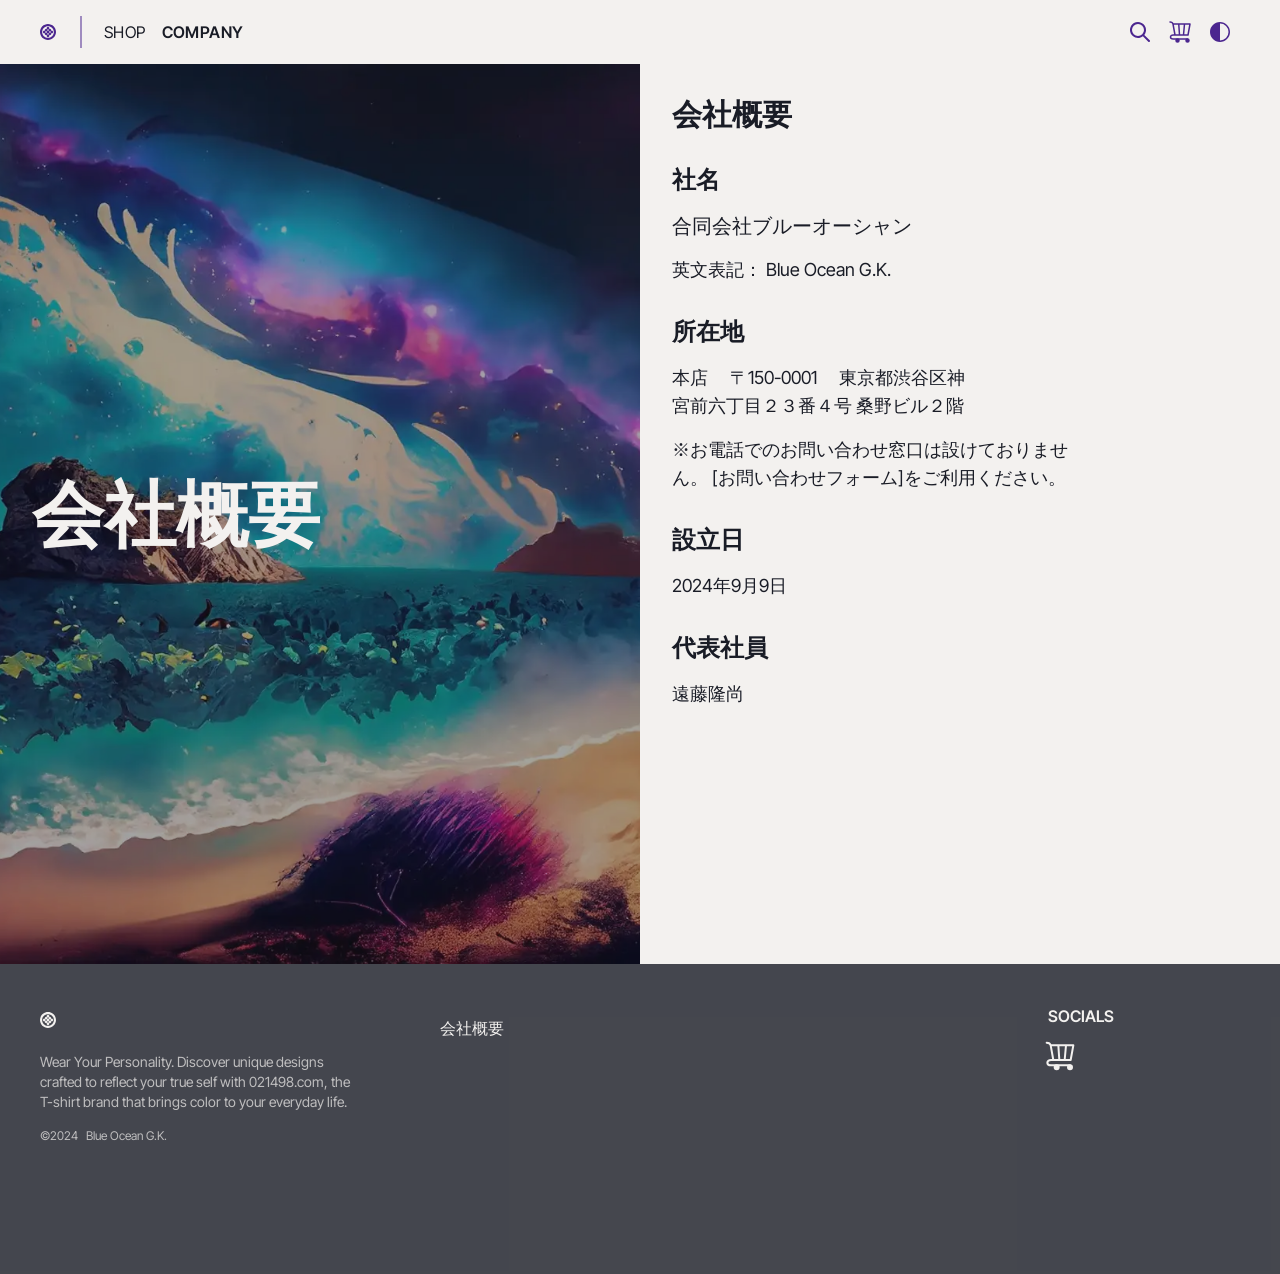
<file: company/index.html>
<!DOCTYPE html><html lang="ja" data-currency="JPY"> <head><!-- Global Metadata --><meta charset="utf-8"><meta name="viewport" content="width=device-width,initial-scale=1"><link rel="icon" type="image/svg+xml" href="/favicon.svg"><meta name="generator" content="Astro v4.1.2"><!-- Canonical URL --><link rel="canonical" data-pagefind-meta="url[href]" href="https://021498.com/company/"><!-- Primary Meta Tags --><title>会社概要  | 021498.com</title><meta name="title" content="会社概要  | 021498.com"><meta name="description" content=""><meta data-pagefind-meta="image[content]" content="/_astro/ibiza@120w.24ba1804.jpeg" property="search:image"><!-- Open Graph / Facebook --><meta property="og:type" content="website"><meta property="og:url" content="https://021498.com/company/"><meta property="og:title" content="会社概要 "><meta property="og:description" content=""><meta property="og:image" content="/_astro/ibiza@1200w.20c40d21.jpeg"><!-- Twitter --><meta property="twitter:card" content="summary_large_image"><meta property="twitter:url" content="https://021498.com/company/"><meta property="twitter:title" content="会社概要 "><meta property="twitter:description" content=""><meta property="twitter:image" content="/_astro/ibiza@1200w.20c40d21.jpeg"><script>
  const setDarkMode = () => {
    if (localStorage.getItem("color-scheme") === "dark") {
      document.querySelector("html").dataset.theme = "dark";
    }
    if (localStorage.getItem("color-scheme") === "light") {
      document.querySelector("html").dataset.theme = "light";
    }
    if (!localStorage.getItem("color-scheme")) {
      let theme = window.matchMedia("(prefers-color-scheme: dark)").matches
        ? "dark"
        : "light";
      localStorage.setItem("color-scheme", theme);
      document.querySelector("html").dataset.theme = theme;
    }
  };
  setDarkMode();
  document.addEventListener("astro:after-swap", setDarkMode);
</script><meta name="astro-view-transitions-enabled" content="true"><meta name="astro-view-transitions-fallback" content="swap"><script src="/scroll-timeline.js" defer></script><style>*,:before,:after{box-sizing:border-box;border-width:0;border-style:solid;border-color:#e5e7eb}:before,:after{--tw-content: ""}html,:host{line-height:1.5;-webkit-text-size-adjust:100%;-moz-tab-size:4;-o-tab-size:4;tab-size:4;font-family:Inter Tight Variable,Helvetica,Verdana,sans-serif;font-feature-settings:normal;font-variation-settings:normal;-webkit-tap-highlight-color:transparent}body{margin:0;line-height:inherit}hr{height:0;color:inherit;border-top-width:1px}abbr:where([title]){-webkit-text-decoration:underline dotted;text-decoration:underline dotted}h1,h2,h3,h4,h5,h6{font-size:inherit;font-weight:inherit}a{color:inherit;text-decoration:inherit}b,strong{font-weight:bolder}code,kbd,samp,pre{font-family:ui-monospace,SFMono-Regular,Menlo,Monaco,Consolas,Liberation Mono,Courier New,monospace;font-feature-settings:normal;font-variation-settings:normal;font-size:1em}small{font-size:80%}sub,sup{font-size:75%;line-height:0;position:relative;vertical-align:baseline}sub{bottom:-.25em}sup{top:-.5em}table{text-indent:0;border-color:inherit;border-collapse:collapse}button,input,optgroup,select,textarea{font-family:inherit;font-feature-settings:inherit;font-variation-settings:inherit;font-size:100%;font-weight:inherit;line-height:inherit;color:inherit;margin:0;padding:0}button,select{text-transform:none}button,[type=button],[type=reset],[type=submit]{-webkit-appearance:button;background-color:transparent;background-image:none}:-moz-focusring{outline:auto}:-moz-ui-invalid{box-shadow:none}progress{vertical-align:baseline}::-webkit-inner-spin-button,::-webkit-outer-spin-button{height:auto}[type=search]{-webkit-appearance:textfield;outline-offset:-2px}::-webkit-search-decoration{-webkit-appearance:none}::-webkit-file-upload-button{-webkit-appearance:button;font:inherit}summary{display:list-item}blockquote,dl,dd,h1,h2,h3,h4,h5,h6,hr,figure,p,pre{margin:0}fieldset{margin:0;padding:0}legend{padding:0}ol,ul,menu{list-style:none;margin:0;padding:0}dialog{padding:0}textarea{resize:vertical}input::-moz-placeholder,textarea::-moz-placeholder{opacity:1;color:#9ca3af}input::placeholder,textarea::placeholder{opacity:1;color:#9ca3af}button,[role=button]{cursor:pointer}:disabled{cursor:default}img,svg,video,canvas,audio,iframe,embed,object{display:block;vertical-align:middle}img,video{max-width:100%;height:auto}[hidden]{display:none}html{font-size:16px}*,:before,:after{--tw-border-spacing-x: 0;--tw-border-spacing-y: 0;--tw-translate-x: 0;--tw-translate-y: 0;--tw-rotate: 0;--tw-skew-x: 0;--tw-skew-y: 0;--tw-scale-x: 1;--tw-scale-y: 1;--tw-pan-x: ;--tw-pan-y: ;--tw-pinch-zoom: ;--tw-scroll-snap-strictness: proximity;--tw-gradient-from-position: ;--tw-gradient-via-position: ;--tw-gradient-to-position: ;--tw-ordinal: ;--tw-slashed-zero: ;--tw-numeric-figure: ;--tw-numeric-spacing: ;--tw-numeric-fraction: ;--tw-ring-inset: ;--tw-ring-offset-width: 0px;--tw-ring-offset-color: #fff;--tw-ring-color: rgb(59 130 246 / .5);--tw-ring-offset-shadow: 0 0 #0000;--tw-ring-shadow: 0 0 #0000;--tw-shadow: 0 0 #0000;--tw-shadow-colored: 0 0 #0000;--tw-blur: ;--tw-brightness: ;--tw-contrast: ;--tw-grayscale: ;--tw-hue-rotate: ;--tw-invert: ;--tw-saturate: ;--tw-sepia: ;--tw-drop-shadow: ;--tw-backdrop-blur: ;--tw-backdrop-brightness: ;--tw-backdrop-contrast: ;--tw-backdrop-grayscale: ;--tw-backdrop-hue-rotate: ;--tw-backdrop-invert: ;--tw-backdrop-opacity: ;--tw-backdrop-saturate: ;--tw-backdrop-sepia: }::backdrop{--tw-border-spacing-x: 0;--tw-border-spacing-y: 0;--tw-translate-x: 0;--tw-translate-y: 0;--tw-rotate: 0;--tw-skew-x: 0;--tw-skew-y: 0;--tw-scale-x: 1;--tw-scale-y: 1;--tw-pan-x: ;--tw-pan-y: ;--tw-pinch-zoom: ;--tw-scroll-snap-strictness: proximity;--tw-gradient-from-position: ;--tw-gradient-via-position: ;--tw-gradient-to-position: ;--tw-ordinal: ;--tw-slashed-zero: ;--tw-numeric-figure: ;--tw-numeric-spacing: ;--tw-numeric-fraction: ;--tw-ring-inset: ;--tw-ring-offset-width: 0px;--tw-ring-offset-color: #fff;--tw-ring-color: rgb(59 130 246 / .5);--tw-ring-offset-shadow: 0 0 #0000;--tw-ring-shadow: 0 0 #0000;--tw-shadow: 0 0 #0000;--tw-shadow-colored: 0 0 #0000;--tw-blur: ;--tw-brightness: ;--tw-contrast: ;--tw-grayscale: ;--tw-hue-rotate: ;--tw-invert: ;--tw-saturate: ;--tw-sepia: ;--tw-drop-shadow: ;--tw-backdrop-blur: ;--tw-backdrop-brightness: ;--tw-backdrop-contrast: ;--tw-backdrop-grayscale: ;--tw-backdrop-hue-rotate: ;--tw-backdrop-invert: ;--tw-backdrop-opacity: ;--tw-backdrop-saturate: ;--tw-backdrop-sepia: }.container{width:100%}@media (min-width: 500px){.container{max-width:500px}}@media (min-width: 640px){.container{max-width:640px}}@media (min-width: 768px){.container{max-width:768px}}@media (min-width: 1024px){.container{max-width:1024px}}@media (min-width: 1280px){.container{max-width:1280px}}@media (min-width: 1536px){.container{max-width:1536px}}.pointer-events-none{pointer-events:none}.pointer-events-auto{pointer-events:auto}.visible{visibility:visible}.fixed{position:fixed}.absolute{position:absolute}.relative{position:relative}.sticky{position:sticky}.inset-0{inset:0}.-right-2{right:-.5rem}.-right-3{right:-.75rem}.-top-3{top:-.75rem}.bottom-0{bottom:0}.bottom-1\/2{bottom:50%}.left-0{left:0}.right-0{right:0}.right-2{right:.5rem}.right-4{right:1rem}.right-5{right:1.25rem}.top-0{top:0}.top-2{top:.5rem}.top-3{top:.75rem}.top-4{top:1rem}.top-8{top:2rem}.isolate{isolation:isolate}.-z-10{z-index:-10}.-z-50{z-index:-50}.z-0{z-index:0}.z-10{z-index:10}.z-20{z-index:20}.z-40{z-index:40}.z-50{z-index:50}.col-start-1{grid-column-start:1}.col-start-2{grid-column-start:2}.row-start-1{grid-row-start:1}.m-4{margin:1rem}.mx-auto{margin-left:auto;margin-right:auto}.my-0{margin-top:0;margin-bottom:0}.my-10{margin-top:2.5rem;margin-bottom:2.5rem}.my-20{margin-top:5rem;margin-bottom:5rem}.my-4{margin-top:1rem;margin-bottom:1rem}.my-8{margin-top:2rem;margin-bottom:2rem}.my-auto{margin-top:auto;margin-bottom:auto}.-mb-14{margin-bottom:-3.5rem}.-ml-1{margin-left:-.25rem}.-mr-4{margin-right:-1rem}.mb-0{margin-bottom:0}.mb-14{margin-bottom:3.5rem}.mb-8{margin-bottom:2rem}.mb-auto{margin-bottom:auto}.ml-auto{margin-left:auto}.mr-2{margin-right:.5rem}.mt-2{margin-top:.5rem}.mt-3{margin-top:.75rem}.mt-4{margin-top:1rem}.mt-8{margin-top:2rem}.mt-auto{margin-top:auto}.line-clamp-1{overflow:hidden;display:-webkit-box;-webkit-box-orient:vertical;-webkit-line-clamp:1}.line-clamp-2{overflow:hidden;display:-webkit-box;-webkit-box-orient:vertical;-webkit-line-clamp:2}.line-clamp-3{overflow:hidden;display:-webkit-box;-webkit-box-orient:vertical;-webkit-line-clamp:3}.block{display:block}.inline-block{display:inline-block}.flex{display:flex}.inline-flex{display:inline-flex}.grid{display:grid}.hidden{display:none}.aspect-square{aspect-ratio:1 / 1}.aspect-video{aspect-ratio:16 / 9}.h-10{height:2.5rem}.h-14{height:3.5rem}.h-20{height:5rem}.h-3{height:.75rem}.h-4{height:1rem}.h-40{height:10rem}.h-6{height:1.5rem}.h-8{height:2rem}.h-auto{height:auto}.h-fit{height:-moz-fit-content;height:fit-content}.h-full{height:100%}.h-screen{height:100vh}.max-h-0{max-height:0px}.max-h-screen{max-height:100vh}.min-h-\[1\.2rem\]{min-height:1.2rem}.min-h-full{min-height:100%}.w-10{width:2.5rem}.w-14{width:3.5rem}.w-20{width:5rem}.w-3{width:.75rem}.w-4{width:1rem}.w-40{width:10rem}.w-5{width:1.25rem}.w-6{width:1.5rem}.w-7{width:1.75rem}.w-8{width:2rem}.w-full{width:100%}.min-w-\[120px\]{min-width:120px}.min-w-\[12rem\]{min-width:12rem}.min-w-\[290px\]{min-width:290px}.max-w-2xl{max-width:42rem}.max-w-3xl{max-width:48rem}.max-w-\[12rem\]{max-width:12rem}.max-w-full{max-width:100%}.max-w-md{max-width:28rem}.max-w-sm{max-width:24rem}.max-w-xs{max-width:20rem}.flex-1{flex:1 1 0%}.flex-shrink{flex-shrink:1}.flex-shrink-0{flex-shrink:0}.shrink{flex-shrink:1}.shrink-0{flex-shrink:0}.grow{flex-grow:1}.grow-0{flex-grow:0}.origin-\[0\]{transform-origin:0}.-translate-y-9{--tw-translate-y: -2.25rem;transform:translate(var(--tw-translate-x),var(--tw-translate-y)) rotate(var(--tw-rotate)) skew(var(--tw-skew-x)) skewY(var(--tw-skew-y)) scaleX(var(--tw-scale-x)) scaleY(var(--tw-scale-y))}.translate-y-10{--tw-translate-y: 2.5rem;transform:translate(var(--tw-translate-x),var(--tw-translate-y)) rotate(var(--tw-rotate)) skew(var(--tw-skew-x)) skewY(var(--tw-skew-y)) scaleX(var(--tw-scale-x)) scaleY(var(--tw-scale-y))}.scale-75{--tw-scale-x: .75;--tw-scale-y: .75;transform:translate(var(--tw-translate-x),var(--tw-translate-y)) rotate(var(--tw-rotate)) skew(var(--tw-skew-x)) skewY(var(--tw-skew-y)) scaleX(var(--tw-scale-x)) scaleY(var(--tw-scale-y))}.transform{transform:translate(var(--tw-translate-x),var(--tw-translate-y)) rotate(var(--tw-rotate)) skew(var(--tw-skew-x)) skewY(var(--tw-skew-y)) scaleX(var(--tw-scale-x)) scaleY(var(--tw-scale-y))}.cursor-pointer{cursor:pointer}.scroll-m-0{scroll-margin:0px}.scroll-m-8{scroll-margin:2rem}.scroll-mt-20{scroll-margin-top:5rem}.auto-rows-min{grid-auto-rows:min-content}.grid-cols-1{grid-template-columns:repeat(1,minmax(0,1fr))}.grid-cols-2{grid-template-columns:repeat(2,minmax(0,1fr))}.grid-rows-1{grid-template-rows:repeat(1,minmax(0,1fr))}.flex-col{flex-direction:column}.flex-wrap{flex-wrap:wrap}.flex-nowrap{flex-wrap:nowrap}.place-items-start{place-items:start}.place-items-center{place-items:center}.content-center{align-content:center}.content-start{align-content:flex-start}.content-end{align-content:flex-end}.items-start{align-items:flex-start}.items-end{align-items:flex-end}.items-center{align-items:center}.items-stretch{align-items:stretch}.justify-start{justify-content:flex-start}.justify-end{justify-content:flex-end}.justify-center{justify-content:center}.justify-between{justify-content:space-between}.justify-stretch{justify-content:stretch}.gap-0{gap:0px}.gap-1{gap:.25rem}.gap-1\.5{gap:.375rem}.gap-10{gap:2.5rem}.gap-14{gap:3.5rem}.gap-2{gap:.5rem}.gap-20{gap:5rem}.gap-4{gap:1rem}.gap-5{gap:1.25rem}.gap-6{gap:1.5rem}.gap-8{gap:2rem}.gap-x-4{-moz-column-gap:1rem;column-gap:1rem}.gap-y-8{row-gap:2rem}.space-y-1>:not([hidden])~:not([hidden]){--tw-space-y-reverse: 0;margin-top:calc(.25rem * calc(1 - var(--tw-space-y-reverse)));margin-bottom:calc(.25rem * var(--tw-space-y-reverse))}.space-y-3>:not([hidden])~:not([hidden]){--tw-space-y-reverse: 0;margin-top:calc(.75rem * calc(1 - var(--tw-space-y-reverse)));margin-bottom:calc(.75rem * var(--tw-space-y-reverse))}.overflow-hidden{overflow:hidden}.overflow-x-hidden{overflow-x:hidden}.overflow-y-scroll{overflow-y:scroll}.rounded-2xl{border-radius:1rem}.rounded-full{border-radius:9999px}.rounded-md{border-radius:.375rem}.border{border-width:1px}.border-0{border-width:0px}.border-2{border-width:2px}.border-t-2{border-top-width:2px}.border-current{border-color:currentColor}.border-transparent{border-color:transparent}.bg-\[\#38bdf8\]{--tw-bg-opacity: 1;background-color:rgb(56 189 248 / var(--tw-bg-opacity))}.bg-\[\#fc0\]{--tw-bg-opacity: 1;background-color:rgb(255 204 0 / var(--tw-bg-opacity))}.bg-black{--tw-bg-opacity: 1;background-color:rgb(0 0 0 / var(--tw-bg-opacity))}.bg-dark{--tw-bg-opacity: 1;background-color:rgb(var(--color-dark) / var(--tw-bg-opacity))}.bg-primary{--tw-bg-opacity: 1;background-color:rgb(var(--color-primary) / var(--tw-bg-opacity))}.bg-slate-200{--tw-bg-opacity: 1;background-color:rgb(226 232 240 / var(--tw-bg-opacity))}.bg-transparent{background-color:transparent}.bg-white{--tw-bg-opacity: 1;background-color:rgb(255 255 255 / var(--tw-bg-opacity))}.bg-opacity-10{--tw-bg-opacity: .1}.bg-opacity-20{--tw-bg-opacity: .2}.bg-opacity-40{--tw-bg-opacity: .4}.bg-opacity-50{--tw-bg-opacity: .5}.bg-opacity-70{--tw-bg-opacity: .7}.fill-white{fill:#fff}.p-2{padding:.5rem}.p-8{padding:2rem}.px-1{padding-left:.25rem;padding-right:.25rem}.px-2{padding-left:.5rem;padding-right:.5rem}.px-3{padding-left:.75rem;padding-right:.75rem}.px-4{padding-left:1rem;padding-right:1rem}.px-5{padding-left:1.25rem;padding-right:1.25rem}.px-8{padding-left:2rem;padding-right:2rem}.py-0{padding-top:0;padding-bottom:0}.py-0\.5{padding-top:.125rem;padding-bottom:.125rem}.py-1{padding-top:.25rem;padding-bottom:.25rem}.py-10{padding-top:2.5rem;padding-bottom:2.5rem}.py-2{padding-top:.5rem;padding-bottom:.5rem}.py-2\.5{padding-top:.625rem;padding-bottom:.625rem}.py-20{padding-top:5rem;padding-bottom:5rem}.py-3{padding-top:.75rem;padding-bottom:.75rem}.py-4{padding-top:1rem;padding-bottom:1rem}.py-8{padding-top:2rem;padding-bottom:2rem}.pb-10{padding-bottom:2.5rem}.pb-14{padding-bottom:3.5rem}.pb-2{padding-bottom:.5rem}.pb-20{padding-bottom:5rem}.pb-32{padding-bottom:8rem}.pb-4{padding-bottom:1rem}.pb-5{padding-bottom:1.25rem}.pb-8{padding-bottom:2rem}.pl-1{padding-left:.25rem}.pl-4{padding-left:1rem}.pr-4{padding-right:1rem}.pt-1{padding-top:.25rem}.pt-10{padding-top:2.5rem}.pt-14{padding-top:3.5rem}.pt-2{padding-top:.5rem}.pt-20{padding-top:5rem}.pt-4{padding-top:1rem}.pt-8{padding-top:2rem}.text-left{text-align:left}.text-center{text-align:center}.text-right{text-align:right}.text-2xl{font-size:1.5rem;line-height:2rem}.text-4xl{font-size:2.25rem;line-height:2.5rem}.text-lg{font-size:1.125rem;line-height:1.75rem}.text-sm{font-size:.875rem;line-height:1.25rem}.text-xs{font-size:.75rem;line-height:1rem}.font-bold{font-weight:700}.font-light{font-weight:300}.font-normal{font-weight:400}.font-semibold{font-weight:600}.uppercase{text-transform:uppercase}.leading-none{line-height:1}.tracking-tight{letter-spacing:-.025em}.tracking-wide{letter-spacing:.025em}.tracking-wider{letter-spacing:.05em}.tracking-widest{letter-spacing:.1em}.text-black{--tw-text-opacity: 1;color:rgb(0 0 0 / var(--tw-text-opacity))}.text-danger{--tw-text-opacity: 1;color:rgb(var(--color-danger) / var(--tw-text-opacity))}.text-dark{--tw-text-opacity: 1;color:rgb(var(--color-dark) / var(--tw-text-opacity))}.text-light{--tw-text-opacity: 1;color:rgb(var(--color-light) / var(--tw-text-opacity))}.text-primary{--tw-text-opacity: 1;color:rgb(var(--color-primary) / var(--tw-text-opacity))}.text-warning{--tw-text-opacity: 1;color:rgb(var(--color-warning) / var(--tw-text-opacity))}.text-white{--tw-text-opacity: 1;color:rgb(255 255 255 / var(--tw-text-opacity))}.underline{text-decoration-line:underline}.line-through{text-decoration-line:line-through}.opacity-0{opacity:0}.opacity-100{opacity:1}.opacity-50{opacity:.5}.opacity-60{opacity:.6}.opacity-70{opacity:.7}.opacity-80{opacity:.8}.opacity-90{opacity:.9}.shadow-inset-s{--tw-shadow: inset 2px 2px 30px -10px rgba(0, 0, 0, .4);--tw-shadow-colored: inset 2px 2px 30px -10px var(--tw-shadow-color);box-shadow:var(--tw-ring-offset-shadow, 0 0 #0000),var(--tw-ring-shadow, 0 0 #0000),var(--tw-shadow)}.shadow-lg{--tw-shadow: 0 10px 15px -3px rgb(0 0 0 / .1), 0 4px 6px -4px rgb(0 0 0 / .1);--tw-shadow-colored: 0 10px 15px -3px var(--tw-shadow-color), 0 4px 6px -4px var(--tw-shadow-color);box-shadow:var(--tw-ring-offset-shadow, 0 0 #0000),var(--tw-ring-shadow, 0 0 #0000),var(--tw-shadow)}.shadow-md{--tw-shadow: 0 4px 6px -1px rgb(0 0 0 / .1), 0 2px 4px -2px rgb(0 0 0 / .1);--tw-shadow-colored: 0 4px 6px -1px var(--tw-shadow-color), 0 2px 4px -2px var(--tw-shadow-color);box-shadow:var(--tw-ring-offset-shadow, 0 0 #0000),var(--tw-ring-shadow, 0 0 #0000),var(--tw-shadow)}.shadow-xl{--tw-shadow: 0 20px 25px -5px rgb(0 0 0 / .1), 0 8px 10px -6px rgb(0 0 0 / .1);--tw-shadow-colored: 0 20px 25px -5px var(--tw-shadow-color), 0 8px 10px -6px var(--tw-shadow-color);box-shadow:var(--tw-ring-offset-shadow, 0 0 #0000),var(--tw-ring-shadow, 0 0 #0000),var(--tw-shadow)}.filter{filter:var(--tw-blur) var(--tw-brightness) var(--tw-contrast) var(--tw-grayscale) var(--tw-hue-rotate) var(--tw-invert) var(--tw-saturate) var(--tw-sepia) var(--tw-drop-shadow)}.backdrop-blur-sm{--tw-backdrop-blur: blur(4px);-webkit-backdrop-filter:var(--tw-backdrop-blur) var(--tw-backdrop-brightness) var(--tw-backdrop-contrast) var(--tw-backdrop-grayscale) var(--tw-backdrop-hue-rotate) var(--tw-backdrop-invert) var(--tw-backdrop-opacity) var(--tw-backdrop-saturate) var(--tw-backdrop-sepia);backdrop-filter:var(--tw-backdrop-blur) var(--tw-backdrop-brightness) var(--tw-backdrop-contrast) var(--tw-backdrop-grayscale) var(--tw-backdrop-hue-rotate) var(--tw-backdrop-invert) var(--tw-backdrop-opacity) var(--tw-backdrop-saturate) var(--tw-backdrop-sepia)}.backdrop-opacity-50{--tw-backdrop-opacity: opacity(.5);-webkit-backdrop-filter:var(--tw-backdrop-blur) var(--tw-backdrop-brightness) var(--tw-backdrop-contrast) var(--tw-backdrop-grayscale) var(--tw-backdrop-hue-rotate) var(--tw-backdrop-invert) var(--tw-backdrop-opacity) var(--tw-backdrop-saturate) var(--tw-backdrop-sepia);backdrop-filter:var(--tw-backdrop-blur) var(--tw-backdrop-brightness) var(--tw-backdrop-contrast) var(--tw-backdrop-grayscale) var(--tw-backdrop-hue-rotate) var(--tw-backdrop-invert) var(--tw-backdrop-opacity) var(--tw-backdrop-saturate) var(--tw-backdrop-sepia)}.transition{transition-property:color,background-color,border-color,text-decoration-color,fill,stroke,opacity,box-shadow,transform,filter,-webkit-backdrop-filter;transition-property:color,background-color,border-color,text-decoration-color,fill,stroke,opacity,box-shadow,transform,filter,backdrop-filter;transition-property:color,background-color,border-color,text-decoration-color,fill,stroke,opacity,box-shadow,transform,filter,backdrop-filter,-webkit-backdrop-filter;transition-timing-function:cubic-bezier(.4,0,.2,1);transition-duration:.15s}.transition-all{transition-property:all;transition-timing-function:cubic-bezier(.4,0,.2,1);transition-duration:.15s}.transition-colors{transition-property:color,background-color,border-color,text-decoration-color,fill,stroke;transition-timing-function:cubic-bezier(.4,0,.2,1);transition-duration:.15s}.transition-opacity{transition-property:opacity;transition-timing-function:cubic-bezier(.4,0,.2,1);transition-duration:.15s}.transition-transform{transition-property:transform;transition-timing-function:cubic-bezier(.4,0,.2,1);transition-duration:.15s}.duration-1000{transition-duration:1s}.duration-300{transition-duration:.3s}.duration-500{transition-duration:.5s}.ease-in{transition-timing-function:cubic-bezier(.4,0,1,1)}.\@container{container-type:inline-size}.before\:absolute:before{content:var(--tw-content);position:absolute}.before\:inset-y-4:before{content:var(--tw-content);top:1rem;bottom:1rem}.before\:left-0:before{content:var(--tw-content);left:0}.before\:border-l-2:before{content:var(--tw-content);border-left-width:2px}.before\:border-primary:before{content:var(--tw-content);--tw-border-opacity: 1;border-color:rgb(var(--color-primary) / var(--tw-border-opacity))}.before\:border-opacity-50:before{content:var(--tw-content);--tw-border-opacity: .5}.after\:bg-no-repeat:after{content:var(--tw-content);background-repeat:no-repeat}.after\:blur-sm:after{content:var(--tw-content);--tw-blur: blur(4px);filter:var(--tw-blur) var(--tw-brightness) var(--tw-contrast) var(--tw-grayscale) var(--tw-hue-rotate) var(--tw-invert) var(--tw-saturate) var(--tw-sepia) var(--tw-drop-shadow)}.hover\:-translate-y-1:hover{--tw-translate-y: -.25rem;transform:translate(var(--tw-translate-x),var(--tw-translate-y)) rotate(var(--tw-rotate)) skew(var(--tw-skew-x)) skewY(var(--tw-skew-y)) scaleX(var(--tw-scale-x)) scaleY(var(--tw-scale-y))}.hover\:scale-105:hover{--tw-scale-x: 1.05;--tw-scale-y: 1.05;transform:translate(var(--tw-translate-x),var(--tw-translate-y)) rotate(var(--tw-rotate)) skew(var(--tw-skew-x)) skewY(var(--tw-skew-y)) scaleX(var(--tw-scale-x)) scaleY(var(--tw-scale-y))}.hover\:scale-110:hover{--tw-scale-x: 1.1;--tw-scale-y: 1.1;transform:translate(var(--tw-translate-x),var(--tw-translate-y)) rotate(var(--tw-rotate)) skew(var(--tw-skew-x)) skewY(var(--tw-skew-y)) scaleX(var(--tw-scale-x)) scaleY(var(--tw-scale-y))}.hover\:border-current:hover{border-color:currentColor}.hover\:bg-dark:hover{--tw-bg-opacity: 1;background-color:rgb(var(--color-dark) / var(--tw-bg-opacity))}.hover\:bg-opacity-10:hover{--tw-bg-opacity: .1}.hover\:bg-opacity-60:hover{--tw-bg-opacity: .6}.hover\:text-light:hover{--tw-text-opacity: 1;color:rgb(var(--color-light) / var(--tw-text-opacity))}.hover\:text-primary:hover{--tw-text-opacity: 1;color:rgb(var(--color-primary) / var(--tw-text-opacity))}.hover\:underline:hover{text-decoration-line:underline}.hover\:opacity-100:hover{opacity:1}.hover\:duration-\[1s\]:hover{transition-duration:1s}.group:hover .group-hover\:max-h-40{max-height:10rem}.group:hover .group-hover\:-translate-y-1{--tw-translate-y: -.25rem;transform:translate(var(--tw-translate-x),var(--tw-translate-y)) rotate(var(--tw-rotate)) skew(var(--tw-skew-x)) skewY(var(--tw-skew-y)) scaleX(var(--tw-scale-x)) scaleY(var(--tw-scale-y))}.group:hover .group-hover\:scale-105{--tw-scale-x: 1.05;--tw-scale-y: 1.05;transform:translate(var(--tw-translate-x),var(--tw-translate-y)) rotate(var(--tw-rotate)) skew(var(--tw-skew-x)) skewY(var(--tw-skew-y)) scaleX(var(--tw-scale-x)) scaleY(var(--tw-scale-y))}.group:hover .group-hover\:scale-110{--tw-scale-x: 1.1;--tw-scale-y: 1.1;transform:translate(var(--tw-translate-x),var(--tw-translate-y)) rotate(var(--tw-rotate)) skew(var(--tw-skew-x)) skewY(var(--tw-skew-y)) scaleX(var(--tw-scale-x)) scaleY(var(--tw-scale-y))}.group:hover .group-hover\:scale-125{--tw-scale-x: 1.25;--tw-scale-y: 1.25;transform:translate(var(--tw-translate-x),var(--tw-translate-y)) rotate(var(--tw-rotate)) skew(var(--tw-skew-x)) skewY(var(--tw-skew-y)) scaleX(var(--tw-scale-x)) scaleY(var(--tw-scale-y))}.group:hover .group-hover\:text-primary{--tw-text-opacity: 1;color:rgb(var(--color-primary) / var(--tw-text-opacity))}.group:hover .group-hover\:opacity-100{opacity:1}.group:hover .group-hover\:opacity-50{opacity:.5}.group:hover .group-hover\:duration-\[2s\]{transition-duration:2s}.group:hover .group-hover\:duration-\[3s\]{transition-duration:3s}.group:hover .group-hover\:duration-\[6s\]{transition-duration:6s}.peer:-moz-placeholder-shown~.peer-placeholder-shown\:left-4{left:1rem}.peer:placeholder-shown~.peer-placeholder-shown\:left-4{left:1rem}.peer:-moz-placeholder-shown~.peer-placeholder-shown\:translate-y-0{--tw-translate-y: 0px;transform:translate(var(--tw-translate-x),var(--tw-translate-y)) rotate(var(--tw-rotate)) skew(var(--tw-skew-x)) skewY(var(--tw-skew-y)) scaleX(var(--tw-scale-x)) scaleY(var(--tw-scale-y))}.peer:placeholder-shown~.peer-placeholder-shown\:translate-y-0{--tw-translate-y: 0px;transform:translate(var(--tw-translate-x),var(--tw-translate-y)) rotate(var(--tw-rotate)) skew(var(--tw-skew-x)) skewY(var(--tw-skew-y)) scaleX(var(--tw-scale-x)) scaleY(var(--tw-scale-y))}.peer:-moz-placeholder-shown~.peer-placeholder-shown\:scale-100{--tw-scale-x: 1;--tw-scale-y: 1;transform:translate(var(--tw-translate-x),var(--tw-translate-y)) rotate(var(--tw-rotate)) skew(var(--tw-skew-x)) skewY(var(--tw-skew-y)) scaleX(var(--tw-scale-x)) scaleY(var(--tw-scale-y))}.peer:placeholder-shown~.peer-placeholder-shown\:scale-100{--tw-scale-x: 1;--tw-scale-y: 1;transform:translate(var(--tw-translate-x),var(--tw-translate-y)) rotate(var(--tw-rotate)) skew(var(--tw-skew-x)) skewY(var(--tw-skew-y)) scaleX(var(--tw-scale-x)) scaleY(var(--tw-scale-y))}.peer:focus~.peer-focus\:left-0{left:0}.peer:focus~.peer-focus\:-translate-y-9{--tw-translate-y: -2.25rem;transform:translate(var(--tw-translate-x),var(--tw-translate-y)) rotate(var(--tw-rotate)) skew(var(--tw-skew-x)) skewY(var(--tw-skew-y)) scaleX(var(--tw-scale-x)) scaleY(var(--tw-scale-y))}.peer:focus~.peer-focus\:scale-75{--tw-scale-x: .75;--tw-scale-y: .75;transform:translate(var(--tw-translate-x),var(--tw-translate-y)) rotate(var(--tw-rotate)) skew(var(--tw-skew-x)) skewY(var(--tw-skew-y)) scaleX(var(--tw-scale-x)) scaleY(var(--tw-scale-y))}.peer:focus~.peer-focus\:text-primary{--tw-text-opacity: 1;color:rgb(var(--color-primary) / var(--tw-text-opacity))}@container (min-width: 28rem){.\@md\:absolute{position:absolute}.\@md\:pr-8{padding-right:2rem}}@container (min-width: 32rem){.\@lg\:gap-8{gap:2rem}.\@lg\:pb-20{padding-bottom:5rem}}@container (min-width: 36rem){.\@xl\:flex{display:flex}.\@xl\:h-full{height:100%}.\@xl\:w-\[16rem\]{width:16rem}}@container (min-width: 42rem){.\@2xl\:w-\[31\%\]{width:31%}.\@2xl\:columns-2{-moz-columns:2;columns:2}}:is([data-theme=dark] .dark\:bg-black){--tw-bg-opacity: 1;background-color:rgb(0 0 0 / var(--tw-bg-opacity))}:is([data-theme=dark] .dark\:bg-slate-800){--tw-bg-opacity: 1;background-color:rgb(30 41 59 / var(--tw-bg-opacity))}:is([data-theme=dark] .dark\:bg-slate-900){--tw-bg-opacity: 1;background-color:rgb(15 23 42 / var(--tw-bg-opacity))}:is([data-theme=dark] .dark\:text-white){--tw-text-opacity: 1;color:rgb(255 255 255 / var(--tw-text-opacity))}@media (min-width: 640px){.sm\:ml-auto{margin-left:auto}.sm\:flex{display:flex}.sm\:h-screen{height:100vh}.sm\:max-w-\[14rem\]{max-width:14rem}.sm\:max-w-md{max-width:28rem}.sm\:grid-cols-3{grid-template-columns:repeat(3,minmax(0,1fr))}.sm\:justify-start{justify-content:flex-start}.sm\:justify-between{justify-content:space-between}.sm\:py-20{padding-top:5rem;padding-bottom:5rem}.sm\:pt-0{padding-top:0}.sm\:text-left{text-align:left}.sm\:text-right{text-align:right}}@media (min-width: 768px){.md\:sticky{position:sticky}.md\:bottom-0{bottom:0}.md\:top-14{top:3.5rem}.md\:-ml-4{margin-left:-1rem}.md\:mr-0{margin-right:0}.md\:block{display:block}.md\:flex{display:flex}.md\:hidden{display:none}.md\:min-h-\[85vh\]{min-height:85vh}.md\:max-w-2xl{max-width:42rem}.md\:grid-cols-2{grid-template-columns:repeat(2,minmax(0,1fr))}.md\:p-14{padding:3.5rem}.md\:p-4{padding:1rem}.md\:pl-0{padding-left:0}.md\:pr-8{padding-right:2rem}.md\:text-5xl{font-size:3rem;line-height:1}}@media (min-width: 1024px){.lg\:w-1\/3{width:33.333333%}.lg\:w-2\/3{width:66.666667%}.lg\:grid-cols-4{grid-template-columns:repeat(4,minmax(0,1fr))}.lg\:flex-row{flex-direction:row}.lg\:items-start{align-items:flex-start}.lg\:space-y-0>:not([hidden])~:not([hidden]){--tw-space-y-reverse: 0;margin-top:calc(0px * calc(1 - var(--tw-space-y-reverse)));margin-bottom:calc(0px * var(--tw-space-y-reverse))}.lg\:text-left{text-align:left}}@media (min-width: 1536px){.\32xl\:gap-14{gap:3.5rem}}
.nav-mobile{overflow-x:hidden;overflow-y:scroll;z-index:999998;scrollbar-width:none;padding-bottom:calc(2em + env(safe-area-inset-bottom))}.nav-mobile-btn{z-index:999999}.nested-enter-active,.nested-leave-active{transition:all .7s ease-in-out}.nested-leave-active,.inner{transition-delay:.25s}.nested-enter-from,.nested-leave-to{transform:translate(100%);transform-origin:right center;opacity:1}.nested-enter-active .inner,.nested-leave-active .inner{transition:all .3s ease-in-out}.nested-enter-active .inner{transition-delay:var(--animation-delay, .25s)}.nested-enter-from .inner,.nested-leave-to .inner{transform:translate(200px);opacity:.001}.search-modal{position:fixed;inset:0;z-index:99999999}.search-modal .pagefind-ui__search-clear{margin-right:2rem}.slide-fade-enter-active{transition:all .3s ease-out}.slide-fade-leave-active{transition:all .5s}.slide-fade-enter-from,.slide-fade-leave-to{transform:translateY(100%);opacity:0}.search-scroll{height:100%;overflow-x:hidden;overflow-y:scroll;padding-top:1rem;padding-bottom:1rem;scrollbar-width:none;-ms-overflow-style:none;scroll-behavior:var(--scroll-behavior)}.search-scroll::-webkit-scrollbar{display:none}.nav[data-astro-cid-3ef6ksr2]{transition-property:transform;transition-timing-function:cubic-bezier(.4,0,.2,1);transition-duration:.5s}.nav[data-astro-cid-3ef6ksr2] ul[data-astro-cid-3ef6ksr2]{--_gap: 1rem}.nav[data-astro-cid-3ef6ksr2] .nav-underline[data-astro-cid-3ef6ksr2] li[data-astro-cid-3ef6ksr2]:not(ul li ul li){position:relative;overflow:hidden;padding:calc(var(--_gap) / 2);min-inline-size:1.3rem}.nav[data-astro-cid-3ef6ksr2] .nav-underline[data-astro-cid-3ef6ksr2] li[data-astro-cid-3ef6ksr2]:not(ul li ul li):after{position:absolute;border-radius:9999px;--tw-bg-opacity: 1;background-color:rgb(var(--color-primary) / var(--tw-bg-opacity));content:"";inset-inline:0;inset-block-end:0;block-size:5px;translate:var(--_translate, 0);scale:var(--_scale, 0) 1;transition:scale .1s var(--_scale-delay, 0ms),translate .2s,color .2s}.nav[data-astro-cid-3ef6ksr2] .nav-underline[data-astro-cid-3ef6ksr2] li[data-astro-cid-3ef6ksr2]:not(ul li ul li):hover~li[data-astro-cid-3ef6ksr2]{--_translate: -100%;--_scale-delay: .2s}.nav[data-astro-cid-3ef6ksr2]:hover li[data-astro-cid-3ef6ksr2]{--_translate: 100%;--_scale-delay: .2s}.nav[data-astro-cid-3ef6ksr2] li[data-astro-cid-3ef6ksr2]:hover{--_scale: 1;--_translate: 0;--_scale-delay: 0ms;--tw-text-opacity: 1;color:rgb(var(--color-primary) / var(--tw-text-opacity))}.loading{background:radial-gradient(circle,#0000004d,#0000001a 11%,#0000 25%)}:root{--toastify-color-light:#fff;--toastify-color-dark:#121212;--toastify-color-info:#3498db;--toastify-color-success:#07bc0c;--toastify-color-warning:#f1c40f;--toastify-color-error:#e74c3c;--toastify-color-transparent:hsla(0,0%,100%,.7);--toastify-icon-color-info:var(--toastify-color-info);--toastify-icon-color-success:var(--toastify-color-success);--toastify-icon-color-warning:var(--toastify-color-warning);--toastify-icon-color-error:var(--toastify-color-error);--toastify-toast-width:320px;--toastify-toast-background:#fff;--toastify-toast-min-height:64px;--toastify-toast-max-height:800px;--toastify-font-family:sans-serif;--toastify-z-index:9999;--toastify-text-color-light:#757575;--toastify-text-color-dark:#fff;--toastify-text-color-info:#fff;--toastify-text-color-success:#fff;--toastify-text-color-warning:#fff;--toastify-text-color-error:#fff;--toastify-spinner-color:#616161;--toastify-spinner-color-empty-area:#e0e0e0;--toastify-color-progress-light:linear-gradient(90deg,#4cd964,#5ac8fa,#007aff,#34aadc,#5856d6,#ff2d55);--toastify-color-progress-dark:#bb86fc;--toastify-color-progress-info:var(--toastify-color-info);--toastify-color-progress-success:var(--toastify-color-success);--toastify-color-progress-warning:var(--toastify-color-warning);--toastify-color-progress-error:var(--toastify-color-error);--toastify-color-progress-colored:#ddd}.Toastify__toast-container{box-sizing:border-box;color:#fff;padding:4px;position:fixed;transform:translate3d(0,0,var(--toastify-z-index) px);width:var(--toastify-toast-width);z-index:var(--toastify-z-index)}.Toastify__toast-container--top-left{left:1em;top:1em}.Toastify__toast-container--top-center{left:50%;top:1em;transform:translate(-50%)}.Toastify__toast-container--top-right{right:1em;top:1em}.Toastify__toast-container--bottom-left{bottom:1em;left:1em}.Toastify__toast-container--bottom-center{bottom:1em;left:50%;transform:translate(-50%)}.Toastify__toast-container--bottom-right{bottom:1em;right:1em}@media only screen and (max-width:480px){.Toastify__toast-container{left:0;margin:0;padding:0;width:100vw}.Toastify__toast-container--top-center,.Toastify__toast-container--top-left,.Toastify__toast-container--top-right{top:0;transform:translate(0)}.Toastify__toast-container--bottom-center,.Toastify__toast-container--bottom-left,.Toastify__toast-container--bottom-right{bottom:0;transform:translate(0)}.Toastify__toast-container--rtl{left:auto;right:0}}.Toastify__toast{border-radius:4px;box-shadow:0 1px 10px #0000001a,0 2px 15px #0000000d;box-sizing:border-box;cursor:pointer;direction:ltr;display:flex;font-family:var(--toastify-font-family);justify-content:space-between;margin-bottom:1rem;max-height:var(--toastify-toast-max-height);min-height:var(--toastify-toast-min-height);overflow:hidden;padding:8px;position:relative;z-index:0}.Toastify__toast--rtl{direction:rtl}.Toastify__toast-body{align-items:center;display:flex;flex:1 1 auto;margin:auto 0;padding:6px;white-space:pre-wrap}.Toastify__toast-body>div:last-child{flex:1}.Toastify__toast-icon{display:flex;flex-shrink:0;margin-inline-end:10px;width:20px}.Toastify--animate{animation-duration:.7s;animation-fill-mode:both}.Toastify--animate-icon{animation-duration:.3s;animation-fill-mode:both}@media only screen and (max-width:480px){.Toastify__toast{border-radius:0;margin-bottom:0}}.Toastify__toast-theme--dark{background:var(--toastify-color-dark);color:var(--toastify-text-color-dark)}.Toastify__toast-theme--colored.Toastify__toast--default,.Toastify__toast-theme--light{background:var(--toastify-color-light);color:var(--toastify-text-color-light)}.Toastify__toast-theme--colored.Toastify__toast--info{background:var(--toastify-color-info);color:var(--toastify-text-color-info)}.Toastify__toast-theme--colored.Toastify__toast--success{background:var(--toastify-color-success);color:var(--toastify-text-color-success)}.Toastify__toast-theme--colored.Toastify__toast--warning{background:var(--toastify-color-warning);color:var(--toastify-text-color-warning)}.Toastify__toast-theme--colored.Toastify__toast--error{background:var(--toastify-color-error);color:var(--toastify-text-color-error)}.Toastify__progress-bar-theme--light{background:var(--toastify-color-progress-light)}.Toastify__progress-bar-theme--dark{background:var(--toastify-color-progress-dark)}.Toastify__progress-bar--info{background:var(--toastify-color-progress-info)}.Toastify__progress-bar--success{background:var(--toastify-color-progress-success)}.Toastify__progress-bar--warning{background:var(--toastify-color-progress-warning)}.Toastify__progress-bar--error{background:var(--toastify-color-progress-error)}.Toastify__progress-bar-theme--colored.Toastify__progress-bar--default{background:var(--toastify-color-progress-colored)}.Toastify__progress-bar-theme--colored.Toastify__progress-bar--error,.Toastify__progress-bar-theme--colored.Toastify__progress-bar--info,.Toastify__progress-bar-theme--colored.Toastify__progress-bar--success,.Toastify__progress-bar-theme--colored.Toastify__progress-bar--warning{background:var(--toastify-color-transparent)}.Toastify__close-button{align-self:flex-start;background:transparent;border:none;color:#fff;cursor:pointer;opacity:.7;outline:none;padding:0;transition:.3s ease}.Toastify__close-button--light{color:#000;opacity:.3}.Toastify__close-button>svg{fill:currentcolor;height:16px;width:14px}.Toastify__close-button:focus,.Toastify__close-button:hover{opacity:1}@keyframes Toastify__trackProgress{0%{transform:scaleX(1)}to{transform:scaleX(0)}}.Toastify__progress-bar{bottom:0;height:5px;left:0;opacity:.7;position:absolute;transform-origin:left;width:100%;z-index:var(--toastify-z-index)}.Toastify__progress-bar--animated{animation:Toastify__trackProgress linear 1 forwards}.Toastify__progress-bar--controlled{transition:transform .2s}.Toastify__progress-bar--rtl{left:auto;right:0;transform-origin:right}.Toastify__spinner{animation:Toastify__spin .65s linear infinite;border:2px solid;border-color:var(--toastify-spinner-color-empty-area);border-radius:100%;border-right-color:var(--toastify-spinner-color);box-sizing:border-box;height:20px;width:20px}@keyframes Toastify__bounceInRight{0%,60%,75%,90%,to{animation-timing-function:cubic-bezier(.215,.61,.355,1)}0%{opacity:0;transform:translate3d(3000px,0,0)}60%{opacity:1;transform:translate3d(-25px,0,0)}75%{transform:translate3d(10px,0,0)}90%{transform:translate3d(-5px,0,0)}to{transform:none}}@keyframes Toastify__bounceOutRight{20%{opacity:1;transform:translate3d(-20px,0,0)}to{opacity:0;transform:translate3d(2000px,0,0)}}@keyframes Toastify__bounceInLeft{0%,60%,75%,90%,to{animation-timing-function:cubic-bezier(.215,.61,.355,1)}0%{opacity:0;transform:translate3d(-3000px,0,0)}60%{opacity:1;transform:translate3d(25px,0,0)}75%{transform:translate3d(-10px,0,0)}90%{transform:translate3d(5px,0,0)}to{transform:none}}@keyframes Toastify__bounceOutLeft{20%{opacity:1;transform:translate3d(20px,0,0)}to{opacity:0;transform:translate3d(-2000px,0,0)}}@keyframes Toastify__bounceInUp{0%,60%,75%,90%,to{animation-timing-function:cubic-bezier(.215,.61,.355,1)}0%{opacity:0;transform:translate3d(0,3000px,0)}60%{opacity:1;transform:translate3d(0,-20px,0)}75%{transform:translate3d(0,10px,0)}90%{transform:translate3d(0,-5px,0)}to{transform:translateZ(0)}}@keyframes Toastify__bounceOutUp{20%{transform:translate3d(0,-10px,0)}40%,45%{opacity:1;transform:translate3d(0,20px,0)}to{opacity:0;transform:translate3d(0,-2000px,0)}}@keyframes Toastify__bounceInDown{0%,60%,75%,90%,to{animation-timing-function:cubic-bezier(.215,.61,.355,1)}0%{opacity:0;transform:translate3d(0,-3000px,0)}60%{opacity:1;transform:translate3d(0,25px,0)}75%{transform:translate3d(0,-10px,0)}90%{transform:translate3d(0,5px,0)}to{transform:none}}@keyframes Toastify__bounceOutDown{20%{transform:translate3d(0,10px,0)}40%,45%{opacity:1;transform:translate3d(0,-20px,0)}to{opacity:0;transform:translate3d(0,2000px,0)}}.Toastify__bounce-enter--bottom-left,.Toastify__bounce-enter--top-left{animation-name:Toastify__bounceInLeft}.Toastify__bounce-enter--bottom-right,.Toastify__bounce-enter--top-right{animation-name:Toastify__bounceInRight}.Toastify__bounce-enter--top-center{animation-name:Toastify__bounceInDown}.Toastify__bounce-enter--bottom-center{animation-name:Toastify__bounceInUp}.Toastify__bounce-exit--bottom-left,.Toastify__bounce-exit--top-left{animation-name:Toastify__bounceOutLeft}.Toastify__bounce-exit--bottom-right,.Toastify__bounce-exit--top-right{animation-name:Toastify__bounceOutRight}.Toastify__bounce-exit--top-center{animation-name:Toastify__bounceOutUp}.Toastify__bounce-exit--bottom-center{animation-name:Toastify__bounceOutDown}@keyframes Toastify__none{0%,60%,75%,90%,to{animation-duration:0;animation-timing-function:none}0%{opacity:1;transform:translateZ(0)}to{transform:translateZ(0)}}.Toastify__none-enter--bottom-center,.Toastify__none-enter--bottom-left,.Toastify__none-enter--bottom-right,.Toastify__none-enter--top-center,.Toastify__none-enter--top-left,.Toastify__none-enter--top-right{animation-name:Toastify__none}@keyframes Toastify__zoomIn{0%{opacity:0;transform:scale3d(.3,.3,.3)}50%{opacity:1}}@keyframes Toastify__zoomOut{0%{opacity:1}50%{opacity:0;transform:scale3d(.3,.3,.3)}to{opacity:0}}.Toastify__zoom-enter{animation-name:Toastify__zoomIn}.Toastify__zoom-exit{animation-name:Toastify__zoomOut}@keyframes Toastify__flipIn{0%{animation-timing-function:ease-in;opacity:0;transform:perspective(400px) rotateX(90deg)}40%{animation-timing-function:ease-in;transform:perspective(400px) rotateX(-20deg)}60%{opacity:1;transform:perspective(400px) rotateX(10deg)}80%{transform:perspective(400px) rotateX(-5deg)}to{transform:perspective(400px)}}@keyframes Toastify__flipOut{0%{transform:perspective(400px)}30%{opacity:1;transform:perspective(400px) rotateX(-20deg)}to{opacity:0;transform:perspective(400px) rotateX(90deg)}}.Toastify__flip-enter{animation-name:Toastify__flipIn}.Toastify__flip-exit{animation-name:Toastify__flipOut}@keyframes Toastify__slideInRight{0%{transform:translate3d(110%,0,0);visibility:visible}to{transform:translateZ(0)}}@keyframes Toastify__slideInLeft{0%{transform:translate3d(-110%,0,0);visibility:visible}to{transform:translateZ(0)}}@keyframes Toastify__slideInUp{0%{transform:translate3d(0,110%,0);visibility:visible}to{transform:translateZ(0)}}@keyframes Toastify__slideInDown{0%{transform:translate3d(0,-110%,0);visibility:visible}to{transform:translateZ(0)}}@keyframes Toastify__slideOutRight{0%{transform:translateZ(0)}to{transform:translate3d(110%,0,0);visibility:hidden}}@keyframes Toastify__slideOutLeft{0%{transform:translateZ(0)}to{transform:translate3d(-110%,0,0);visibility:hidden}}@keyframes Toastify__slideOutDown{0%{transform:translateZ(0)}to{transform:translate3d(0,500px,0);visibility:hidden}}@keyframes Toastify__slideOutUp{0%{transform:translateZ(0)}to{transform:translate3d(0,-500px,0);visibility:hidden}}.Toastify__slide-enter--bottom-left,.Toastify__slide-enter--top-left{animation-name:Toastify__slideInLeft}.Toastify__slide-enter--bottom-right,.Toastify__slide-enter--top-right{animation-name:Toastify__slideInRight}.Toastify__slide-enter--top-center{animation-name:Toastify__slideInDown}.Toastify__slide-enter--bottom-center{animation-name:Toastify__slideInUp}.Toastify__slide-exit--bottom-left,.Toastify__slide-exit--top-left{animation-name:Toastify__slideOutLeft}.Toastify__slide-exit--bottom-right,.Toastify__slide-exit--top-right{animation-name:Toastify__slideOutRight}.Toastify__slide-exit--top-center{animation-name:Toastify__slideOutUp}.Toastify__slide-exit--bottom-center{animation-name:Toastify__slideOutDown}@keyframes Toastify__spin{0%{transform:rotate(0)}to{transform:rotate(1turn)}}.z-1000{z-index:1000}.dialog-grid{display:grid;grid-template-columns:repeat(1,minmax(0,1fr))}@media (min-width: 768px){.dialog-grid{grid-template-columns:4fr 5fr}}.bg-dark-blur{background-color:rgb(var(--color-dark) / var(--tw-bg-opacity));--tw-bg-opacity: .5;--tw-backdrop-blur: blur(4px);-webkit-backdrop-filter:var(--tw-backdrop-blur) var(--tw-backdrop-brightness) var(--tw-backdrop-contrast) var(--tw-backdrop-grayscale) var(--tw-backdrop-hue-rotate) var(--tw-backdrop-invert) var(--tw-backdrop-opacity) var(--tw-backdrop-saturate) var(--tw-backdrop-sepia);backdrop-filter:var(--tw-backdrop-blur) var(--tw-backdrop-brightness) var(--tw-backdrop-contrast) var(--tw-backdrop-grayscale) var(--tw-backdrop-hue-rotate) var(--tw-backdrop-invert) var(--tw-backdrop-opacity) var(--tw-backdrop-saturate) var(--tw-backdrop-sepia)}.dialog{--popper-theme-padding: 0}.dialog__inner{max-height:calc(100vh - 2rem);overflow-x:hidden;overflow-y:auto}@media (min-width: 768px){.dialog__inner{height:min(100vh - 2rem,40rem)}.dialog__content{max-height:calc(100vh - 2rem);height:min(100vh - 2rem,40rem);overflow-x:hidden;overflow-y:auto}}.input-group{position:relative;isolation:isolate}.input-group input,.input-group textarea,.input-group .select{display:block;width:100%;border-radius:1rem;padding:.625rem .75rem}.input-group input:focus,.input-group textarea:focus,.input-group .select:focus{outline-color:rgb(var(--color-primary) / 1)}.input-group label{pointer-events:none;position:absolute;left:0;top:.75rem;z-index:10;transform-origin:0;--tw-translate-y: -2.25rem;--tw-scale-x: .75;--tw-scale-y: .75;transform:translate(var(--tw-translate-x),var(--tw-translate-y)) rotate(var(--tw-rotate)) skew(var(--tw-skew-x)) skewY(var(--tw-skew-y)) scaleX(var(--tw-scale-x)) scaleY(var(--tw-scale-y));font-size:.875rem;line-height:1.25rem;transition-duration:.3s}@font-face{font-family:Inter Tight Variable;font-style:normal;font-display:swap;font-weight:100 900;src:url(/_astro/inter-tight-cyrillic-ext-wght-normal.hNxG482Z.woff2) format("woff2-variations");unicode-range:U+0460-052F,U+1C80-1C88,U+20B4,U+2DE0-2DFF,U+A640-A69F,U+FE2E-FE2F}@font-face{font-family:Inter Tight Variable;font-style:normal;font-display:swap;font-weight:100 900;src:url(/_astro/inter-tight-cyrillic-wght-normal.MePEGGwC.woff2) format("woff2-variations");unicode-range:U+0301,U+0400-045F,U+0490-0491,U+04B0-04B1,U+2116}@font-face{font-family:Inter Tight Variable;font-style:normal;font-display:swap;font-weight:100 900;src:url(/_astro/inter-tight-greek-ext-wght-normal.KTQ7-UGm.woff2) format("woff2-variations");unicode-range:U+1F00-1FFF}@font-face{font-family:Inter Tight Variable;font-style:normal;font-display:swap;font-weight:100 900;src:url(/_astro/inter-tight-greek-wght-normal.dZVDgSlT.woff2) format("woff2-variations");unicode-range:U+0370-03FF}@font-face{font-family:Inter Tight Variable;font-style:normal;font-display:swap;font-weight:100 900;src:url(/_astro/inter-tight-vietnamese-wght-normal.sX5SAUpo.woff2) format("woff2-variations");unicode-range:U+0102-0103,U+0110-0111,U+0128-0129,U+0168-0169,U+01A0-01A1,U+01AF-01B0,U+0300-0301,U+0303-0304,U+0308-0309,U+0323,U+0329,U+1EA0-1EF9,U+20AB}@font-face{font-family:Inter Tight Variable;font-style:normal;font-display:swap;font-weight:100 900;src:url(/_astro/inter-tight-latin-ext-wght-normal.uYbJsxIp.woff2) format("woff2-variations");unicode-range:U+0100-02AF,U+0304,U+0308,U+0329,U+1E00-1E9F,U+1EF2-1EFF,U+2020,U+20A0-20AB,U+20AD-20CF,U+2113,U+2C60-2C7F,U+A720-A7FF}@font-face{font-family:Inter Tight Variable;font-style:normal;font-display:swap;font-weight:100 900;src:url(/_astro/inter-tight-latin-wght-normal.m36BFsIl.woff2) format("woff2-variations");unicode-range:U+0000-00FF,U+0131,U+0152-0153,U+02BB-02BC,U+02C6,U+02DA,U+02DC,U+0304,U+0308,U+0329,U+2000-206F,U+2074,U+20AC,U+2122,U+2191,U+2193,U+2212,U+2215,U+FEFF,U+FFFD}@font-face{font-family:Inter Tight Variable;font-style:italic;font-display:swap;font-weight:100 900;src:url(/_astro/inter-tight-cyrillic-ext-wght-italic.hXFVnHmc.woff2) format("woff2-variations");unicode-range:U+0460-052F,U+1C80-1C88,U+20B4,U+2DE0-2DFF,U+A640-A69F,U+FE2E-FE2F}@font-face{font-family:Inter Tight Variable;font-style:italic;font-display:swap;font-weight:100 900;src:url(/_astro/inter-tight-cyrillic-wght-italic.qciIj6n7.woff2) format("woff2-variations");unicode-range:U+0301,U+0400-045F,U+0490-0491,U+04B0-04B1,U+2116}@font-face{font-family:Inter Tight Variable;font-style:italic;font-display:swap;font-weight:100 900;src:url(/_astro/inter-tight-greek-ext-wght-italic.W03L5OLl.woff2) format("woff2-variations");unicode-range:U+1F00-1FFF}@font-face{font-family:Inter Tight Variable;font-style:italic;font-display:swap;font-weight:100 900;src:url(/_astro/inter-tight-greek-wght-italic.7H_J90L7.woff2) format("woff2-variations");unicode-range:U+0370-03FF}@font-face{font-family:Inter Tight Variable;font-style:italic;font-display:swap;font-weight:100 900;src:url(/_astro/inter-tight-vietnamese-wght-italic.somyjE86.woff2) format("woff2-variations");unicode-range:U+0102-0103,U+0110-0111,U+0128-0129,U+0168-0169,U+01A0-01A1,U+01AF-01B0,U+0300-0301,U+0303-0304,U+0308-0309,U+0323,U+0329,U+1EA0-1EF9,U+20AB}@font-face{font-family:Inter Tight Variable;font-style:italic;font-display:swap;font-weight:100 900;src:url(/_astro/inter-tight-latin-ext-wght-italic.Q634W9t6.woff2) format("woff2-variations");unicode-range:U+0100-02AF,U+0304,U+0308,U+0329,U+1E00-1E9F,U+1EF2-1EFF,U+2020,U+20A0-20AB,U+20AD-20CF,U+2113,U+2C60-2C7F,U+A720-A7FF}@font-face{font-family:Inter Tight Variable;font-style:italic;font-display:swap;font-weight:100 900;src:url(/_astro/inter-tight-latin-wght-italic.fnrFyTjH.woff2) format("woff2-variations");unicode-range:U+0000-00FF,U+0131,U+0152-0153,U+02BB-02BC,U+02C6,U+02DA,U+02DC,U+0304,U+0308,U+0329,U+2000-206F,U+2074,U+20AC,U+2122,U+2191,U+2193,U+2212,U+2215,U+FEFF,U+FFFD}.image-grid[data-astro-cid-nd3didwl]{display:grid;gap:var(--grid-spacing)}.image-grid-sm[data-astro-cid-nd3didwl]{gap:var(--grid-spacing);display:grid;grid-template-columns:repeat(2,minmax(0,1fr))}@media (min-width: 640px){.image-grid-sm[data-astro-cid-nd3didwl]{grid-template-columns:repeat(3,minmax(0,1fr))}}.image-grid-md[data-astro-cid-nd3didwl]{gap:var(--grid-spacing);display:grid;grid-template-columns:repeat(2,minmax(0,1fr))}@media (min-width: 640px){.image-grid-md[data-astro-cid-nd3didwl]{grid-template-columns:repeat(3,minmax(0,1fr))}}.image-grid-lg[data-astro-cid-nd3didwl]{gap:var(--grid-spacing);display:grid;grid-template-columns:repeat(2,minmax(0,1fr))}@media (min-width: 640px){.image-grid-lg[data-astro-cid-nd3didwl]{grid-template-columns:repeat(3,minmax(0,1fr))}}.image-grid-xl[data-astro-cid-nd3didwl]{gap:var(--grid-spacing);display:grid;grid-template-columns:repeat(2,minmax(0,1fr))}@media (min-width: 640px){.image-grid-xl[data-astro-cid-nd3didwl]{grid-template-columns:repeat(3,minmax(0,1fr))}}@media (min-width: 1024px){.image-grid-xl[data-astro-cid-nd3didwl]{grid-template-columns:repeat(4,minmax(0,1fr))}}.image-grid-full[data-astro-cid-nd3didwl]{gap:var(--grid-spacing);display:grid;grid-template-columns:repeat(2,minmax(0,1fr))}@media (min-width: 640px){.image-grid-full[data-astro-cid-nd3didwl]{grid-template-columns:repeat(3,minmax(0,1fr))}}@media (min-width: 1024px){.image-grid-full[data-astro-cid-nd3didwl]{grid-template-columns:repeat(4,minmax(0,1fr))}}@media (min-width: 1536px){.image-grid-full[data-astro-cid-nd3didwl]{grid-template-columns:repeat(5,minmax(0,1fr))}}.text-image[data-astro-cid-7uerxe52]{gap:2rem}.text-image__row[data-astro-cid-7uerxe52]{position:relative;display:flex;flex-direction:column;flex-wrap:nowrap}.text-image__row[data-astro-cid-7uerxe52].reverse{flex-direction:column-reverse}.text-image__row[data-astro-cid-7uerxe52] .media[data-astro-cid-7uerxe52]{width:calc(100% + var(--container-spacing));margin-inline:calc(var(--spacing) * -1)}.text-image__row[data-astro-cid-7uerxe52] .media[data-astro-cid-7uerxe52] .img[data-astro-cid-7uerxe52]{position:sticky;top:2rem}.text-image__banner[data-astro-cid-7uerxe52]{position:relative;overflow:hidden}.text-image__banner[data-astro-cid-7uerxe52]:not(.container-none){border-radius:.375rem}.text-image__banner[data-astro-cid-7uerxe52] .media[data-astro-cid-7uerxe52]{pointer-events:none;position:absolute;inset:0}.text-image__banner[data-astro-cid-7uerxe52] .text-image__content[data-astro-cid-7uerxe52]{position:relative;z-index:10;display:grid;height:100%;width:100%;place-items:center;background-color:rgb(var(--color-dark) / var(--tw-bg-opacity));--tw-bg-opacity: .3;padding-top:5rem;padding-bottom:5rem}.text-image__banner[data-astro-cid-7uerxe52] .text-image__content[data-astro-cid-7uerxe52] .richtext[data-astro-cid-7uerxe52]{max-width:42rem;padding:2rem;text-align:center;--tw-text-opacity: 1;color:rgb(255 255 255 / var(--tw-text-opacity))}.column-grid[data-astro-cid-7uerxe52] .img[data-astro-cid-7uerxe52]{position:sticky;top:2rem}.column-grid-25[data-astro-cid-7uerxe52]{display:grid}@media (min-width: 768px){.column-grid-25[data-astro-cid-7uerxe52]{grid-template-columns:minmax(0,3fr) minmax(0,1fr)}.column-grid-25[data-astro-cid-7uerxe52].reverse{grid-template-columns:minmax(0,1fr) minmax(0,3fr)}}.column-grid-33[data-astro-cid-7uerxe52]{display:grid}@media (min-width: 768px){.column-grid-33[data-astro-cid-7uerxe52]{grid-template-columns:minmax(0,2fr) minmax(0,1fr)}.column-grid-33[data-astro-cid-7uerxe52].reverse{grid-template-columns:minmax(0,1fr) minmax(0,2fr)}}.column-grid-50[data-astro-cid-7uerxe52]{display:grid}@media (min-width: 768px){.column-grid-50[data-astro-cid-7uerxe52]{grid-template-columns:repeat(2,minmax(0,1fr))}}.column-grid-66[data-astro-cid-7uerxe52]{display:grid}@media (min-width: 768px){.column-grid-66[data-astro-cid-7uerxe52]{grid-template-columns:minmax(0,1fr) minmax(0,2fr)}.column-grid-66[data-astro-cid-7uerxe52].reverse{grid-template-columns:minmax(0,2fr) minmax(0,1fr)}}.column-grid-75[data-astro-cid-7uerxe52]{display:grid}@media (min-width: 768px){.column-grid-75[data-astro-cid-7uerxe52]{grid-template-columns:minmax(0,1fr) minmax(0,3fr)}.column-grid-75[data-astro-cid-7uerxe52].reverse{grid-template-columns:minmax(0,3fr) minmax(0,1fr)}.column-grid[data-astro-cid-7uerxe52].normal .media[data-astro-cid-7uerxe52]{grid-column-start:2;grid-row-start:1}.column-grid[data-astro-cid-7uerxe52].normal .text-image__content[data-astro-cid-7uerxe52]{grid-column-start:1;grid-row-start:1}}.column-grid[data-astro-cid-7uerxe52].container-none .text-image__content[data-astro-cid-7uerxe52]{padding-inline:var(--spacing)}@media (min-width: 768px){.column-grid[data-astro-cid-7uerxe52].container-none .text-image__content[data-astro-cid-7uerxe52]{padding-inline:var(--container-spacing)}}.column-grid[data-astro-cid-7uerxe52].container-none .img[data-astro-cid-7uerxe52]{position:sticky;top:0}.blog-card[data-astro-cid-nv7hfztk]{container-type:inline-size}.blog-card[data-astro-cid-nv7hfztk] h2[data-astro-cid-nv7hfztk]{line-height:1.2;font-size:2.5rem;font-size:clamp(1.5rem,8cqi,8rem)}.blog-card__content[data-astro-cid-nv7hfztk]{background:radial-gradient(circle,#0009 25%,#0000 90%)}.recent-blogs[data-astro-cid-fgo4icm4] ul[data-astro-cid-fgo4icm4].bloglist{width:calc(100% + var(--container-spacing));margin-left:calc(var(--spacing) * -1)}@media (min-width: 768px){.recent-blogs[data-astro-cid-fgo4icm4] ul[data-astro-cid-fgo4icm4].bloglist{width:100%;margin-left:0}}.features__item[data-astro-cid-ownacw7g]{min-width:min(100vw - var(--spacing),16rem);max-width:22rem}.flex-card[data-astro-cid-pqxpsywa]{min-width:min(100vw - var(--spacing),14rem);max-width:22rem}.shop-items[data-astro-cid-6jpujj27] ul[data-astro-cid-6jpujj27].list{width:calc(100% + var(--container-spacing));margin-left:calc(var(--spacing) * -1)}@media (min-width: 768px){.shop-items[data-astro-cid-6jpujj27] ul[data-astro-cid-6jpujj27].list{width:100%;margin-left:0}}.shop-items[data-astro-cid-vg4uwyzr] ul[data-astro-cid-vg4uwyzr].list{width:calc(100% + var(--container-spacing));margin-left:calc(var(--spacing) * -1)}@media (min-width: 768px){.shop-items[data-astro-cid-vg4uwyzr] ul[data-astro-cid-vg4uwyzr].list{width:100%;margin-left:0}}.price-grid[data-astro-cid-uqiowlfw]{grid-template-rows:min-content auto min-content}.surface-price[data-astro-cid-uqiowlfw]{--tw-bg-opacity: 1;background-color:rgb(255 255 255 / var(--tw-bg-opacity));--tw-text-opacity: 1;color:rgb(var(--color-dark) / var(--tw-text-opacity))}:is([data-theme=dark] .surface-price)[data-astro-cid-uqiowlfw]{--tw-bg-opacity: 1;background-color:rgb(0 0 0 / var(--tw-bg-opacity));--tw-text-opacity: 1;color:rgb(var(--color-light) / var(--tw-text-opacity))}.surface-price[data-astro-cid-uqiowlfw] .shape-fill[data-astro-cid-uqiowlfw]{fill:#fff}:is([data-theme=dark] .surface-price .shape-fill)[data-astro-cid-uqiowlfw]{fill:#000}.features__item[data-astro-cid-uqiowlfw]{min-width:min(100vw - var(--spacing),16rem)}@media (min-width: 640px){.features__item[data-astro-cid-uqiowlfw]{max-width:22rem}}.page-split__content .img,.page-split__content iframe{width:calc(100% + var(--container-spacing));margin-left:calc(var(--spacing) * -1);margin-top:2.5rem;margin-bottom:2.5rem;height:auto}@media (min-width: 768px){.page-split__content .img,.page-split__content iframe{width:100%;margin-left:0}}.page-split__content iframe{aspect-ratio:16 / 9}.page-split__grid[data-astro-cid-v3xsbo6l]{display:grid}@media (min-width: 1536px){.page-split__grid[data-astro-cid-v3xsbo6l]{gap:3.5rem}}.page-split__grid[data-astro-cid-v3xsbo6l]{grid-template-columns:minmax(0,1fr)}@media (min-width: 768px){.page-split__grid[data-astro-cid-v3xsbo6l]{grid-template-columns:minmax(0,1fr) minmax(0,1fr)}}@media (min-width: 1536px){.page-split__grid[data-astro-cid-v3xsbo6l]{grid-template-columns:40vw minmax(0,1fr)}}.page-split__title[data-astro-cid-v3xsbo6l]{padding:var(--spacing)}.page-split__content[data-astro-cid-v3xsbo6l]{padding-inline:var(--spacing)}@media (min-width: 640px){.hero[data-astro-cid-vlskakkl]{min-height:calc(100svh - 4rem)}.media[data-astro-cid-vlskakkl]{max-height:calc(100svh - 4rem)}}.page__content:empty{display:none}.page__content:has(>.richtext:empty){display:none}.page__content .img,.page__content iframe{width:calc(100% + var(--container-spacing));margin-left:calc(var(--spacing) * -1);margin-top:2.5rem;margin-bottom:2.5rem;aspect-ratio:16 / 9;height:auto}@media (min-width: 768px){.page__content .img,.page__content iframe{width:100%;margin-left:0}}
.astro-route-announcer{position:absolute;left:0;top:0;clip:rect(0 0 0 0);-webkit-clip-path:inset(50%);clip-path:inset(50%);overflow:hidden;white-space:nowrap;width:1px;height:1px}*,:before,:after{box-sizing:border-box;border-width:0;border-style:solid;border-color:#e5e7eb}:before,:after{--tw-content: ""}html,:host{line-height:1.5;-webkit-text-size-adjust:100%;-moz-tab-size:4;-o-tab-size:4;tab-size:4;font-family:Inter Tight Variable,Helvetica,Verdana,sans-serif;font-feature-settings:normal;font-variation-settings:normal;-webkit-tap-highlight-color:transparent}body{margin:0;line-height:inherit}hr{height:0;color:inherit;border-top-width:1px}abbr:where([title]){-webkit-text-decoration:underline dotted;text-decoration:underline dotted}h1,h2,h3,h4,h5,h6{font-size:inherit;font-weight:inherit}a{color:inherit;text-decoration:inherit}b,strong{font-weight:bolder}code,kbd,samp,pre{font-family:ui-monospace,SFMono-Regular,Menlo,Monaco,Consolas,Liberation Mono,Courier New,monospace;font-feature-settings:normal;font-variation-settings:normal;font-size:1em}small{font-size:80%}sub,sup{font-size:75%;line-height:0;position:relative;vertical-align:baseline}sub{bottom:-.25em}sup{top:-.5em}table{text-indent:0;border-color:inherit;border-collapse:collapse}button,input,optgroup,select,textarea{font-family:inherit;font-feature-settings:inherit;font-variation-settings:inherit;font-size:100%;font-weight:inherit;line-height:inherit;color:inherit;margin:0;padding:0}button,select{text-transform:none}button,[type=button],[type=reset],[type=submit]{-webkit-appearance:button;background-color:transparent;background-image:none}:-moz-focusring{outline:auto}:-moz-ui-invalid{box-shadow:none}progress{vertical-align:baseline}::-webkit-inner-spin-button,::-webkit-outer-spin-button{height:auto}[type=search]{-webkit-appearance:textfield;outline-offset:-2px}::-webkit-search-decoration{-webkit-appearance:none}::-webkit-file-upload-button{-webkit-appearance:button;font:inherit}summary{display:list-item}blockquote,dl,dd,h1,h2,h3,h4,h5,h6,hr,figure,p,pre{margin:0}fieldset{margin:0;padding:0}legend{padding:0}ol,ul,menu{list-style:none;margin:0;padding:0}dialog{padding:0}textarea{resize:vertical}input::-moz-placeholder,textarea::-moz-placeholder{opacity:1;color:#9ca3af}input::placeholder,textarea::placeholder{opacity:1;color:#9ca3af}button,[role=button]{cursor:pointer}:disabled{cursor:default}img,svg,video,canvas,audio,iframe,embed,object{display:block;vertical-align:middle}img,video{max-width:100%;height:auto}[hidden]{display:none}html{font-size:16px}:root{--color-primary: 75 38 143;--color-secondary: 107 154 199;--color-accent: 119 112 150;--color-warning: 202 121 45;--color-danger: 180 25 14;--color-success: 77 137 101;--color-dark: 25 28 38;--color-light: 243 241 239;--color-info: 25 28 38;--spacing: 1rem;--w-xl: 75rem;--w-lg: 65rem;--w-md: 55rem;--w-sm: 40rem;--w-container: 55rem;--popper-theme-background-color: rgb(var(--color-primary) / 1);--popper-theme-background-color-hover: rgb(var(--color-primary) / 1);--popper-theme-text-color: rgb(var(--color-light) / 1);--popper-theme-border-width: 0px;--popper-theme-border-style: solid;--popper-theme-border-radius: .2rem;--popper-theme-padding: .4rem;--popper-theme-box-shadow: 0 6px 30px -6px rgba(0, 0, 0, .25)}[data-theme=dark] body{--color-primary: 135 94 212;--color-secondary: 107 154 199;--color-accent: 119 112 150;--color-warning: 202 121 45;--color-danger: 180 25 14;--color-success: 77 137 101;--color-dark: 25 28 38;--color-light: 243 241 239;--color-info: 25 28 38}*,:before,:after{--tw-border-spacing-x: 0;--tw-border-spacing-y: 0;--tw-translate-x: 0;--tw-translate-y: 0;--tw-rotate: 0;--tw-skew-x: 0;--tw-skew-y: 0;--tw-scale-x: 1;--tw-scale-y: 1;--tw-pan-x: ;--tw-pan-y: ;--tw-pinch-zoom: ;--tw-scroll-snap-strictness: proximity;--tw-gradient-from-position: ;--tw-gradient-via-position: ;--tw-gradient-to-position: ;--tw-ordinal: ;--tw-slashed-zero: ;--tw-numeric-figure: ;--tw-numeric-spacing: ;--tw-numeric-fraction: ;--tw-ring-inset: ;--tw-ring-offset-width: 0px;--tw-ring-offset-color: #fff;--tw-ring-color: rgb(59 130 246 / .5);--tw-ring-offset-shadow: 0 0 #0000;--tw-ring-shadow: 0 0 #0000;--tw-shadow: 0 0 #0000;--tw-shadow-colored: 0 0 #0000;--tw-blur: ;--tw-brightness: ;--tw-contrast: ;--tw-grayscale: ;--tw-hue-rotate: ;--tw-invert: ;--tw-saturate: ;--tw-sepia: ;--tw-drop-shadow: ;--tw-backdrop-blur: ;--tw-backdrop-brightness: ;--tw-backdrop-contrast: ;--tw-backdrop-grayscale: ;--tw-backdrop-hue-rotate: ;--tw-backdrop-invert: ;--tw-backdrop-opacity: ;--tw-backdrop-saturate: ;--tw-backdrop-sepia: }::backdrop{--tw-border-spacing-x: 0;--tw-border-spacing-y: 0;--tw-translate-x: 0;--tw-translate-y: 0;--tw-rotate: 0;--tw-skew-x: 0;--tw-skew-y: 0;--tw-scale-x: 1;--tw-scale-y: 1;--tw-pan-x: ;--tw-pan-y: ;--tw-pinch-zoom: ;--tw-scroll-snap-strictness: proximity;--tw-gradient-from-position: ;--tw-gradient-via-position: ;--tw-gradient-to-position: ;--tw-ordinal: ;--tw-slashed-zero: ;--tw-numeric-figure: ;--tw-numeric-spacing: ;--tw-numeric-fraction: ;--tw-ring-inset: ;--tw-ring-offset-width: 0px;--tw-ring-offset-color: #fff;--tw-ring-color: rgb(59 130 246 / .5);--tw-ring-offset-shadow: 0 0 #0000;--tw-ring-shadow: 0 0 #0000;--tw-shadow: 0 0 #0000;--tw-shadow-colored: 0 0 #0000;--tw-blur: ;--tw-brightness: ;--tw-contrast: ;--tw-grayscale: ;--tw-hue-rotate: ;--tw-invert: ;--tw-saturate: ;--tw-sepia: ;--tw-drop-shadow: ;--tw-backdrop-blur: ;--tw-backdrop-brightness: ;--tw-backdrop-contrast: ;--tw-backdrop-grayscale: ;--tw-backdrop-hue-rotate: ;--tw-backdrop-invert: ;--tw-backdrop-opacity: ;--tw-backdrop-saturate: ;--tw-backdrop-sepia: }body{--toastify-color-light: rgb(var(--color-light) / 1);--toastify-color-dark: rgb(var(--color-dark) / 1);--toastify-color-info: rgb(var(--color-primary) / 1);--toastify-color-success: rgb(var(--color-primary) / 1);--toastify-color-warning: rgb(var(--color-warning) / 1);--toastify-color-error: rgb(var(--color-danger) / 1)}.surface-base{--tw-bg-opacity: 1;background-color:rgb(var(--color-light) / var(--tw-bg-opacity));--tw-text-opacity: 1;color:rgb(var(--color-dark) / var(--tw-text-opacity))}:is([data-theme=dark] .surface-base){--tw-bg-opacity: 1;background-color:rgb(var(--color-dark) / var(--tw-bg-opacity));--tw-text-opacity: 1;color:rgb(var(--color-light) / var(--tw-text-opacity))}.surface-primary{--tw-bg-opacity: 1;background-color:rgb(var(--color-primary) / var(--tw-bg-opacity));--tw-text-opacity: 1;color:rgb(255 255 255 / var(--tw-text-opacity))}:is([data-theme=dark] .surface-primary){--tw-text-opacity: 1;color:rgb(255 255 255 / var(--tw-text-opacity))}.surface-primary a:not([class]){--tw-text-opacity: 1;color:rgb(var(--color-light) / var(--tw-text-opacity))}.surface-secondary{--tw-bg-opacity: 1;background-color:rgb(var(--color-secondary) / var(--tw-bg-opacity));--tw-text-opacity: 1;color:rgb(var(--color-dark) / var(--tw-text-opacity))}.surface-secondary a:not([class]){--tw-text-opacity: 1;color:rgb(var(--color-dark) / var(--tw-text-opacity))}.surface-accent{--tw-bg-opacity: 1;background-color:rgb(var(--color-accent) / var(--tw-bg-opacity));--tw-text-opacity: 1;color:rgb(var(--color-light) / var(--tw-text-opacity))}.surface-accent a:not([class]){--tw-text-opacity: 1;color:rgb(var(--color-light) / var(--tw-text-opacity))}.surface-warning{--tw-bg-opacity: 1;background-color:rgb(var(--color-warning) / var(--tw-bg-opacity));--tw-text-opacity: 1;color:rgb(var(--color-light) / var(--tw-text-opacity))}.surface-warning a:not([class]){--tw-text-opacity: 1;color:rgb(var(--color-light) / var(--tw-text-opacity))}.surface-danger{--tw-bg-opacity: 1;background-color:rgb(var(--color-danger) / var(--tw-bg-opacity));--tw-text-opacity: 1;color:rgb(var(--color-light) / var(--tw-text-opacity))}.surface-danger a:not([class]){--tw-text-opacity: 1;color:rgb(var(--color-light) / var(--tw-text-opacity))}.surface-overlay{--tw-bg-opacity: 1;background-color:rgb(255 255 255 / var(--tw-bg-opacity));--tw-text-opacity: 1;color:rgb(var(--color-dark) / var(--tw-text-opacity))}:is([data-theme=dark] .surface-overlay){--tw-bg-opacity: 1;background-color:rgb(0 0 0 / var(--tw-bg-opacity));--tw-text-opacity: 1;color:rgb(var(--color-light) / var(--tw-text-opacity))}.surface-overlay-hover{position:relative;--tw-text-opacity: 1;color:rgb(var(--color-dark) / var(--tw-text-opacity))}.surface-overlay-hover:before{position:absolute;inset:0;border-radius:.375rem;opacity:0;--tw-shadow: inset 2px 2px 40px -20px rgba(0, 0, 0, .3);--tw-shadow-colored: inset 2px 2px 40px -20px var(--tw-shadow-color);box-shadow:var(--tw-ring-offset-shadow, 0 0 #0000),var(--tw-ring-shadow, 0 0 #0000),var(--tw-shadow);transition-property:opacity;transition-timing-function:cubic-bezier(.4,0,.2,1);content:var(--tw-content);transition-duration:.5s}.surface-overlay-hover:hover:before{content:var(--tw-content);opacity:1}:is([data-theme=dark] .surface-overlay-hover){--tw-text-opacity: 1;color:rgb(var(--color-light) / var(--tw-text-opacity))}:is([data-theme=dark] .surface-overlay-hover):before{content:var(--tw-content);--tw-shadow-color: #6b7280;--tw-shadow: var(--tw-shadow-colored)}.surface-overlay-hover-btn{position:relative;--tw-text-opacity: 1;color:rgb(var(--color-dark) / var(--tw-text-opacity))}.surface-overlay-hover-btn:before{position:absolute;inset:0;border-radius:.375rem;opacity:.5;--tw-shadow: inset 2px 2px 40px -20px rgba(0, 0, 0, .3);--tw-shadow-colored: inset 2px 2px 40px -20px var(--tw-shadow-color);box-shadow:var(--tw-ring-offset-shadow, 0 0 #0000),var(--tw-ring-shadow, 0 0 #0000),var(--tw-shadow);transition-property:opacity;transition-timing-function:cubic-bezier(.4,0,.2,1);content:var(--tw-content);transition-duration:.5s}.surface-overlay-hover-btn:hover:before{content:var(--tw-content);opacity:1}:is([data-theme=dark] .surface-overlay-hover-btn){--tw-text-opacity: 1;color:rgb(var(--color-light) / var(--tw-text-opacity))}:is([data-theme=dark] .surface-overlay-hover-btn):before{content:var(--tw-content);--tw-shadow-color: #6b7280;--tw-shadow: var(--tw-shadow-colored)}.surface-dark{--tw-bg-opacity: 1;background-color:rgb(var(--color-dark) / var(--tw-bg-opacity));--tw-text-opacity: 1;color:rgb(var(--color-light) / var(--tw-text-opacity))}:is([data-theme=dark] .surface-dark){--tw-bg-opacity: 1;background-color:rgb(0 0 0 / var(--tw-bg-opacity))}.surface-footer{background-color:rgb(var(--color-dark) / var(--tw-bg-opacity));--tw-bg-opacity: .8;--tw-text-opacity: 1;color:rgb(var(--color-light) / var(--tw-text-opacity))}.surface-menu{background-color:rgb(var(--color-light) / var(--tw-bg-opacity));--tw-bg-opacity: .9;--tw-text-opacity: 1;color:rgb(var(--color-primary) / var(--tw-text-opacity))}:is([data-theme=dark] .surface-menu){background-color:rgb(var(--color-dark) / var(--tw-bg-opacity));--tw-bg-opacity: .9}.surface-menu .nav-links{--tw-text-opacity: 1;color:rgb(var(--color-dark) / var(--tw-text-opacity))}:is([data-theme=dark] .surface-menu .nav-links){--tw-text-opacity: 1;color:rgb(255 255 255 / var(--tw-text-opacity))}.surface-light{--tw-bg-opacity: 1;background-color:rgb(var(--color-light) / var(--tw-bg-opacity));--tw-text-opacity: 1;color:rgb(var(--color-dark) / var(--tw-text-opacity))}.surface-success{--tw-bg-opacity: 1;background-color:rgb(var(--color-success) / var(--tw-bg-opacity));--tw-text-opacity: 1;color:rgb(var(--color-light) / var(--tw-text-opacity))}.surface-success a:not([class]){--tw-text-opacity: 1;color:rgb(var(--color-light) / var(--tw-text-opacity))}.surface-info{--tw-bg-opacity: 1;background-color:rgb(var(--color-info) / var(--tw-bg-opacity));--tw-text-opacity: 1;color:rgb(var(--color-light) / var(--tw-text-opacity))}.surface-info a:not([class]){--tw-text-opacity: 1;color:rgb(var(--color-light) / var(--tw-text-opacity))}@font-face{font-family:Adjusted Arial Fallback;src:local(Arial);size-adjust:105%;ascent-override:normal;descent-override:normal;line-gap-override:normal}@media (min-width: 500px){body{--spacing: 2rem}}body{font-family:Inter Tight Variable,Adjusted Arial Fallback,arial,sans-serif;--container-spacing: calc(var(--spacing) * 2);--grid-spacing: calc(var(--spacing) / 2)}.container{width:min(100% - var(--container-spacing),var(--w-md));margin-left:auto;margin-right:auto}.container-xl{width:min(100% - var(--container-spacing),var(--w-xl));margin-left:auto;margin-right:auto}.container-lg{width:min(100% - var(--container-spacing),var(--w-lg));margin-left:auto;margin-right:auto}.container-md{width:min(100% - var(--container-spacing),var(--w-md));margin-left:auto;margin-right:auto}.container-sm{width:min(100% - var(--container-spacing),var(--w-sm));margin-left:auto;margin-right:auto}.container-full{width:calc(100% - var(--container-spacing));margin-left:auto;margin-right:auto}.auto-grid{display:grid}.auto-grid-sm{gap:var(--grid-spacing);display:grid}@media (min-width: 640px){.auto-grid-sm{grid-template-columns:repeat(2,minmax(0,1fr))}}.auto-grid-md{gap:var(--grid-spacing);display:grid}@media (min-width: 640px){.auto-grid-md{grid-template-columns:repeat(2,minmax(0,1fr))}}@media (min-width: 768px){.auto-grid-md{grid-template-columns:repeat(3,minmax(0,1fr))}}.auto-grid-lg{gap:var(--grid-spacing);display:grid}@media (min-width: 640px){.auto-grid-lg{grid-template-columns:repeat(2,minmax(0,1fr))}}@media (min-width: 768px){.auto-grid-lg{grid-template-columns:repeat(3,minmax(0,1fr))}}.auto-grid-xl{gap:var(--grid-spacing);display:grid}@media (min-width: 640px){.auto-grid-xl{grid-template-columns:repeat(2,minmax(0,1fr))}}@media (min-width: 768px){.auto-grid-xl{grid-template-columns:repeat(3,minmax(0,1fr))}}@media (min-width: 1024px){.auto-grid-xl{grid-template-columns:repeat(4,minmax(0,1fr))}}.auto-grid-full{gap:var(--grid-spacing);display:grid}@media (min-width: 500px){.auto-grid-full{grid-template-columns:repeat(2,minmax(0,1fr))}}@media (min-width: 768px){.auto-grid-full{grid-template-columns:repeat(3,minmax(0,1fr))}}@media (min-width: 1024px){.auto-grid-full{grid-template-columns:repeat(4,minmax(0,1fr))}}@media (min-width: 1536px){.auto-grid-full{grid-template-columns:repeat(5,minmax(0,1fr))}}.auto-grid-none{gap:var(--grid-spacing);display:grid}@media (min-width: 500px){.auto-grid-none{grid-template-columns:repeat(2,minmax(0,1fr))}}@media (min-width: 768px){.auto-grid-none{grid-template-columns:repeat(3,minmax(0,1fr))}}@media (min-width: 1024px){.auto-grid-none{grid-template-columns:repeat(4,minmax(0,1fr))}}@media (min-width: 1280px){.auto-grid-none{grid-template-columns:repeat(5,minmax(0,1fr))}}@media (min-width: 1536px){.auto-grid-none{grid-template-columns:repeat(6,minmax(0,1fr))}}.hide-scrollbar{-ms-overflow-style:none;scrollbar-width:none}.hide-scrollbar::-webkit-scrollbar{display:none}.popper{transition:background .25s ease-in-out;background:var(--popper-theme-background-color);padding:var(--popper-theme-padding);color:var(--popper-theme-text-color);border-radius:var(--popper-theme-border-radius);border-width:var(--popper-theme-border-width);border-style:var(--popper-theme-border-style);border-color:var(--popper-theme-border-color);box-shadow:var(--popper-theme-box-shadow);z-index:v-bind(zIndex)}.popper:hover,.popper:hover>#arrow:before{background:var(--popper-theme-background-color-hover)}.richtext a:not([class]){padding-bottom:.1em;background:linear-gradient(90deg,currentColor,currentColor) no-repeat right bottom / 0 var(--bg-h);transition:background-size .35s;--bg-h: .1em}.richtext a:not([class]):where(:hover,:focus-visible){background-size:100% var(--bg-h);background-position-x:left}.richtext:not(.dense) *+p{padding-top:1rem}.richtext p{font-size:1.125rem;line-height:1.75rem}.richtext:not(.no-lead) p:first-of-type{font-size:1.25rem;line-height:1.75rem}.richtext *+*:is(h2,h3,h4,h5,h6){padding-top:2rem}.richtext h2{font-size:1.875rem;line-height:2.25rem;font-weight:800}@media (min-width: 640px){.richtext h2{font-size:2.25rem;line-height:2.5rem}}.richtext h2{text-wrap:balance}.richtext h2 strong{display:block;font-size:.75rem;line-height:1rem;font-weight:300;text-transform:uppercase;letter-spacing:.1em}.richtext h3{font-size:1.5rem;line-height:2rem;font-weight:800}@media (min-width: 640px){.richtext h3{font-size:1.875rem;line-height:2.25rem}}.richtext h3{text-wrap:balance}.richtext h4{font-size:1.25rem;line-height:1.75rem;font-weight:700}@media (min-width: 640px){.richtext h4{font-size:1.5rem;line-height:2rem}}.richtext h4{text-wrap:balance}.richtext h5{font-size:1.125rem;line-height:1.75rem;font-weight:700;line-height:1}@media (min-width: 640px){.richtext h5{font-size:1.25rem;line-height:1.75rem}}.richtext h5{text-wrap:balance}.richtext h6{font-size:1.125rem;line-height:1.75rem;font-weight:700;line-height:1;text-wrap:balance}.richtext p{text-wrap:balance}.richtext table{margin-top:2rem;margin-bottom:2rem;width:100%}.richtext code{border-radius:.375rem;background-color:rgb(75 85 99 / var(--tw-bg-opacity));--tw-bg-opacity: .2;padding:.125rem .25rem}.richtext pre{margin-top:1rem;margin-bottom:1rem;display:inline-block;width:100%;max-width:100%;border-radius:.375rem;padding:1rem}.richtext pre>code{all:unset}.richtext blockquote{margin-left:0;margin-right:0;margin-top:2rem;margin-bottom:2rem;border-left-width:4px;--tw-border-opacity: 1;border-color:rgb(var(--color-primary) / var(--tw-border-opacity));padding-top:0;padding-bottom:0;padding-left:2rem;padding-right:0;font-size:1.5rem;line-height:2rem;font-weight:600;font-style:italic}.richtext ul:not([class]){list-style-type:disc}.richtext ol:not([class]){list-style-type:decimal}.richtext ul:not([class]),.richtext ol:not([class]){margin-top:2rem;margin-bottom:2rem;margin-left:1.5rem;list-style-position:outside;font-size:1.125rem;line-height:1.75rem;line-height:1.25}.richtext ul:not([class]) li,.richtext ol:not([class]) li{padding-top:.5rem;padding-bottom:.5rem;text-wrap:balance}.richtext ul:not([class]) li::marker,.richtext ol:not([class]) li::marker{--tw-text-opacity: 1;color:rgb(var(--color-primary) / var(--tw-text-opacity))}.richtext ul:not([class]) ul,.richtext ul:not([class]) ol,.richtext ol:not([class]) ul,.richtext ol:not([class]) ol{margin-top:.25rem;margin-bottom:.25rem;margin-left:1rem}.title{font-size:2.25rem;line-height:2.5rem;font-weight:800}@media (min-width: 640px){.title{font-size:3.75rem;line-height:1}}@media (min-width: 768px){.title{font-size:3rem;line-height:1}}@media (min-width: 1024px){.title{font-size:4.5rem;line-height:1}}.title{text-wrap:balance}.title-md{font-size:1.5rem;line-height:2rem;font-weight:800}@media (min-width: 640px){.title-md{font-size:2.25rem;line-height:2.5rem}}@media (min-width: 768px){.title-md{font-size:3rem;line-height:1}}@media (min-width: 1024px){.title-md{font-size:3rem;line-height:1}}.title-md{text-wrap:balance}.title-sm{font-size:1.875rem;line-height:2.25rem;font-weight:800}@media (min-width: 640px){.title-sm{font-size:2.25rem;line-height:2.5rem}}.title-sm{text-wrap:balance}.subtitle{font-size:1.5rem;line-height:2rem}.text-overline{text-transform:uppercase;letter-spacing:.1em}.balance{text-wrap:balance}.lead{font-size:1.125rem;line-height:1.75rem}.btn{display:inline-flex;gap:.5rem;border-radius:9999px;padding:.5rem 1rem;text-transform:uppercase;outline-offset:4px;transition-property:all;transition-timing-function:cubic-bezier(.4,0,.2,1);transition-duration:.3s}.btn:hover{--tw-translate-y: -.125rem;transform:translate(var(--tw-translate-x),var(--tw-translate-y)) rotate(var(--tw-rotate)) skew(var(--tw-skew-x)) skewY(var(--tw-skew-y)) scaleX(var(--tw-scale-x)) scaleY(var(--tw-scale-y));--tw-bg-opacity: .9;--tw-shadow: 0 4px 6px -1px rgb(0 0 0 / .1), 0 2px 4px -2px rgb(0 0 0 / .1);--tw-shadow-colored: 0 4px 6px -1px var(--tw-shadow-color), 0 2px 4px -2px var(--tw-shadow-color);box-shadow:var(--tw-ring-offset-shadow, 0 0 #0000),var(--tw-ring-shadow, 0 0 #0000),var(--tw-shadow)}.btn:disabled{pointer-events:none;opacity:.5;--tw-grayscale: grayscale(100%);filter:var(--tw-blur) var(--tw-brightness) var(--tw-contrast) var(--tw-grayscale) var(--tw-hue-rotate) var(--tw-invert) var(--tw-saturate) var(--tw-sepia) var(--tw-drop-shadow)}.btn-icon{padding-left:.5rem;padding-right:.5rem}.btn-absolute{position:absolute}a.link-underline{padding-bottom:.1em;background:linear-gradient(90deg,currentColor,currentColor) no-repeat right bottom / 0 var(--bg-h);transition:background-size .35s;--bg-h: .1em}a.link-underline:where(:hover,:focus-visible){background-size:100% var(--bg-h);background-position-x:left}@media screen and (prefers-reduced-motion: no-preference){.fade-up{transition-timing-function:cubic-bezier(.4,0,1,1);transition:all .5s var(--animation-delay, 0ms)}.fade-in{transition:opacity .5s var(--animation-delay, 0ms)}.is-inactive.fade-up,.is-inactive .fade-up{--tw-scale-x: .95;--tw-scale-y: .95;transform:translate(var(--tw-translate-x),var(--tw-translate-y)) rotate(var(--tw-rotate)) skew(var(--tw-skew-x)) skewY(var(--tw-skew-y)) scaleX(var(--tw-scale-x)) scaleY(var(--tw-scale-y))}.out-of-screen.fade-up,.out-of-screen .fade-up{--tw-scale-x: .95;--tw-scale-y: .95;transform:translate(var(--tw-translate-x),var(--tw-translate-y)) rotate(var(--tw-rotate)) skew(var(--tw-skew-x)) skewY(var(--tw-skew-y)) scaleX(var(--tw-scale-x)) scaleY(var(--tw-scale-y));opacity:.9}.out-of-screen.fade-in,.out-of-screen .fade-in{opacity:0}}.fade-enter-active,.fade-leave-active{transition:opacity .5s ease}.fade-enter-from,.fade-leave-to{opacity:0}.btn-to-top{pointer-events:none;opacity:0}[data-is-top=false] .btn-to-top{pointer-events:auto;--tw-scale-x: 1;--tw-scale-y: 1;transform:translate(var(--tw-translate-x),var(--tw-translate-y)) rotate(var(--tw-rotate)) skew(var(--tw-skew-x)) skewY(var(--tw-skew-y)) scaleX(var(--tw-scale-x)) scaleY(var(--tw-scale-y));opacity:1}[data-is-top=false] .add-to-cart-spacer{width:3rem}.attribution{opacity:1;transition-property:all;transition-timing-function:cubic-bezier(.4,0,.2,1);transition-duration:1s}[data-is-bottom=false] .attribution{opacity:0}[data-is-bottom=true] .attribution{opacity:1;transition-delay:.5s}.search-modal{--pagefind-ui-scale: 1.1;--pagefind-ui-primary: rgb(var(--color-light) / 1);--pagefind-ui-fade: rgb(var(--color-light) / .3);--pagefind-ui-text: rgb(var(--color-light) / 1);--pagefind-ui-background: rgb(var(--color-primary) / 1);--pagefind-ui-border: rgb(var(--color-light) / .3);--pagefind-ui-tag: rgb(var(--color-light) / .3);--pagefind-ui-border-width: 0;--pagefind-ui-border-radius: 2rem;--pagefind-ui-image-border-radius: .5rem;--pagefind-ui-image-box-ratio: 1;--pagefind-ui-font: inherit}[data-is-scrolling-up=false][data-is-top=false] .nav{--tw-translate-y: -100%;transform:translate(var(--tw-translate-x),var(--tw-translate-y)) rotate(var(--tw-rotate)) skew(var(--tw-skew-x)) skewY(var(--tw-skew-y)) scaleX(var(--tw-scale-x)) scaleY(var(--tw-scale-y))}#snipcart{--color-default: rgb(var(--color-dark) / 1);--color-alt: #9ca3af;--color-icon: rgb(var(--color-primary) / 1);--color-success: rgb(var(--color-success) / 1);--color-error: rgb(var(--color-danger) / 1);--color-link: rgb(var(--color-primary) / 1);--color-link-hover: rgb(var(--color-accent) / 1);--color-link-active: var(--color-link);--color-link-focus: var(--color-link);--color-input: var(--color-default);--color-input-hover: var(--color-input);--color-input-focus: var(--color-input);--color-input-checked: var(--color-input);--color-input-disabled: var(--color-alt);--color-input-error: var(--color-error);--color-inputLabel: var(--color-default);--color-inputLabel-hover: var(--color-inputLabel);--color-inputLabel-focus: var(--color-inputLabel);--color-inputIcon: var(--color-alt);--color-inputIcon-hover: var(--color-default);--color-inputIcon-focus: var(--color-inputIcon);--color-inputIcon-checked: var(--color-default);--color-inputIcon-error: var(--color-error);--color-inputPlaceholder: var(--color-alt);--color-buttonPrimary: rgb(var(--color-light) / 1);--color-buttonPrimary-hover: var(--color-primary);--color-buttonPrimary-active: var(--color-buttonPrimary);--color-buttonPrimary-focus: var(--color-buttonPrimary);--color-buttonPrimary-disabled: var(--color-alt);--color-buttonPrimary-success: var(--color-buttonPrimary);--color-buttonPrimary-error: var(--color-buttonPrimary);--color-buttonSecondary: rgb(var(--color-primary) / 1);--color-buttonSecondary-hover: #fff;--color-buttonSecondary-active: var(--color-buttonSecondary);--color-buttonSecondary-focus: var(--color-buttonSecondary);--color-buttonSecondary-disabled: #6b7280;--color-buttonSecondary-success: var(--color-success);--color-buttonSecondary-error: var(--color-error);--color-buttonDanger: var(--color-error);--color-buttonDanger-hover: #fff;--color-buttonDanger-active: var(--color-buttonDanger);--color-buttonDanger-focus: var(--color-buttonDanger);--color-buttonDanger-disabled: hsl(210, 10%, 25%);--color-buttonDanger-success: var(--color-default);--color-buttonDanger-error: var(--color-default);--color-badge: #fff;--color-badge-active: #fff;--color-badge-disabled: #d1d5db;--borderColor-default: hsla(0, 0%, 100%, 10%);--borderColor-error: rgb(var(--color-danger) / 1) --borderColor-link: currentColor;--borderColor-link-hover: currentColor;--borderColor-link-active: currentColor;--borderColor-link-focus: currentColor;--borderColor-input: hsla(0, 0%, 100%, 10%);--borderColor-input-hover: hsl(200, 90%, 40%);--borderColor-input-focus: var(--borderColor-input-hover);--borderColor-input-checked: var(--borderColor-input-hover);--borderColor-input-disabled: hsl(210, 10%, 20%);--borderColor-input-error: var(--borderColor-error);--borderColor-buttonPrimary: transparent;--borderColor-buttonPrimary-hover: transparent;--borderColor-buttonPrimary-focus: transparent;--borderColor-buttonPrimary-disabled: transparent;--borderColor-buttonPrimary-success: transparent;--borderColor-buttonPrimary-error: transparent;--borderColor-buttonSecondary: transparent;--borderColor-buttonSecondary-hover: transparent;--borderColor-buttonSecondary-focus: transparent;--borderColor-buttonSecondary-disabled: transparent;--borderColor-buttonSecondary-success: transparent;--borderColor-buttonSecondary-error: transparent;--borderColor-badge: transparent;--borderColor-badge-active: transparent;--borderColor-badge-disabled: transparent;--bgColor-default: #fff;--bgColor-alt: rgb(var(--color-light) / 1);--bgColor-success: #e5e7eb;--bgColor-error: #e5e7eb;--bgColor-info: #e5e7eb;--bgColor-modal: rgb(var(--color-light) / 1);--bgColor-modalVeil: hsla(210, 10%, 7%, .25);--bgColor-link: none;--bgColor-link-hover: none;--bgColor-link-active: none;--bgColor-link-focus: hsl(209, 69%, 49%);--bgColor-input: rgb(var(--color-light) / 1);--bgColor-input-hover: var(--bgColor-input);--bgColor-input-focus: var(--bgColor-input);--bgColor-input-checked: var(--borderColor-input-hover);--bgColor-input-disabled: #e5e7eb;--bgColor-input-error: var(--bgColor-input);--bgColor-input-autofill: rgb(var(--color-light) / 1);--bgColor-buttonPrimary: rgb(var(--color-primary) / 1);--bgColor-buttonPrimary-hover: #fff;--bgColor-buttonPrimary-active: var(--bgColor-buttonPrimary);--bgColor-buttonPrimary-focus: var(--bgColor-buttonPrimary);--bgColor-buttonPrimary-disabled: #9ca3af;--bgColor-buttonPrimary-success: rgb(var(--color-success) / 1);--bgColor-buttonPrimary-error: rgb(var(--color-danger) / 1);--bgColor-buttonSecondary: #fff;--bgColor-buttonSecondary-hover: rgb(var(--color-primary) / 1);--bgColor-buttonSecondary-active: var(--bgColor-buttonSecondary);--bgColor-buttonSecondary-focus: var(--bgColor-buttonSecondary);--bgColor-buttonSecondary-disabled: #d1d5db;--bgColor-buttonSecondary-success: var(--bgColor-success);--bgColor-buttonSecondary-error: var(--bgColor-error);--bgColor-buttonDanger: var(--bgColor-error);--bgColor-buttonDanger-hover: var(--color-error);--bgColor-buttonDanger-active: var(--bgColor-buttonDanger);--bgColor-buttonDanger-focus: var(--bgColor-buttonDanger);--bgColor-buttonDanger-disabled: hsl(210, 10%, 9%);--bgColor-buttonDanger-success: hsl(144, 66%, 30%);--bgColor-buttonDanger-error: hsl(6, 60%, 35%);--bgColor-badge: rgb(var(--color-accent) / 1);--bgColor-badge-active: rgb(var(--color-secondary) / 1);--bgColor-badge-disabled: rgb(var(--color-accent) / 1);--shadow-default: 0px 20px 24px -20px hsla(0, 0%, 0%, .5);--shadow-tooltip: 0px 8px 16px hsla(220, 70%, 22%, .5);--shadow-link-focus: 0px 6px 4px -3px hsla(200, 90%, 40%, .5);--shadow-input-hover: none;--shadow-input-focus: 0px 5px 10px -3px hsla(200, 90%, 40%, .3);--shadow-input-checked: none;--shadow-buttonPrimary-hover: 0px 10px 4px -8px hsla(0, 0%, 0%, .5);--shadow-buttonPrimary-active: none;--shadow-buttonPrimary-focus: 0px 0px 6px 2px hsl(200, 90%, 40%);--shadow-buttonSecondary-hover: 0px 10px 4px -8px hsla(0, 0%, 0%, .2);--shadow-buttonSecondary-active: none;--shadow-buttonSecondary-focus: 0px 0px 6px 2px hsla(200, 90%, 40%, .8);--shadow-buttonDanger-hover: 0px 10px 4px -8px hsla(0, 0%, 0%, .25);--shadow-buttonDanger-active: none;--shadow-buttonDanger-focus: 0px 0px 6px 2px hsla(6, 55%, 60%);z-index:9999;position:absolute}.cart-btn{position:relative}.cart-btn:after{content:attr(data-count);font-size:.58rem;position:absolute;right:-.5rem;top:0;display:grid;height:1rem;width:1rem;place-items:center;border-radius:9999px;border-width:2px;border-color:currentColor;--tw-bg-opacity: .7;font-weight:700}@media (min-width: 768px){.cart-btn:after{top:.25rem}}
@keyframes astroFadeInOut{0%{opacity:1}to{opacity:0}}@keyframes astroFadeIn{0%{opacity:0}}@keyframes astroFadeOut{to{opacity:0}}@keyframes astroSlideFromRight{0%{transform:translate(100%)}}@keyframes astroSlideFromLeft{0%{transform:translate(-100%)}}@keyframes astroSlideToRight{to{transform:translate(100%)}}@keyframes astroSlideToLeft{to{transform:translate(-100%)}}@media (prefers-reduced-motion){::view-transition-group(*),::view-transition-old(*),::view-transition-new(*){animation:none!important}[data-astro-transition-scope]{animation:none!important}}
</style><script type="module" src="/_astro/hoisted.P65ciBZm.js"></script>
<script type="module" src="/_astro/page.1HQVevR_.js"></script><script src="/_astro/BackgroundImage.astro_astro_type_script_index_0_lang.AeX0PW1V.js" type="module"></script><style>[data-astro-transition-scope="astro-gzbifk3d-1"] { view-transition-name: hero_company; }@layer astro { ::view-transition-old(hero_company) { 
	animation-duration: 180ms;
	animation-timing-function: cubic-bezier(0.76, 0, 0.24, 1);
	animation-fill-mode: both;
	animation-name: astroFadeOut; }::view-transition-new(hero_company) { 
	animation-duration: 180ms;
	animation-timing-function: cubic-bezier(0.76, 0, 0.24, 1);
	animation-fill-mode: both;
	animation-name: astroFadeIn; }[data-astro-transition=back]::view-transition-old(hero_company) { 
	animation-duration: 180ms;
	animation-timing-function: cubic-bezier(0.76, 0, 0.24, 1);
	animation-fill-mode: both;
	animation-name: astroFadeOut; }[data-astro-transition=back]::view-transition-new(hero_company) { 
	animation-duration: 180ms;
	animation-timing-function: cubic-bezier(0.76, 0, 0.24, 1);
	animation-fill-mode: both;
	animation-name: astroFadeIn; } }[data-astro-transition-fallback="old"] [data-astro-transition-scope="astro-gzbifk3d-1"],
			[data-astro-transition-fallback="old"][data-astro-transition-scope="astro-gzbifk3d-1"] { 
	animation-duration: 180ms;
	animation-timing-function: cubic-bezier(0.76, 0, 0.24, 1);
	animation-fill-mode: both;
	animation-name: astroFadeOut; }[data-astro-transition-fallback="new"] [data-astro-transition-scope="astro-gzbifk3d-1"],
			[data-astro-transition-fallback="new"][data-astro-transition-scope="astro-gzbifk3d-1"] { 
	animation-duration: 180ms;
	animation-timing-function: cubic-bezier(0.76, 0, 0.24, 1);
	animation-fill-mode: both;
	animation-name: astroFadeIn; }[data-astro-transition=back][data-astro-transition-fallback="old"] [data-astro-transition-scope="astro-gzbifk3d-1"],
			[data-astro-transition=back][data-astro-transition-fallback="old"][data-astro-transition-scope="astro-gzbifk3d-1"] { 
	animation-duration: 180ms;
	animation-timing-function: cubic-bezier(0.76, 0, 0.24, 1);
	animation-fill-mode: both;
	animation-name: astroFadeOut; }[data-astro-transition=back][data-astro-transition-fallback="new"] [data-astro-transition-scope="astro-gzbifk3d-1"],
			[data-astro-transition=back][data-astro-transition-fallback="new"][data-astro-transition-scope="astro-gzbifk3d-1"] { 
	animation-duration: 180ms;
	animation-timing-function: cubic-bezier(0.76, 0, 0.24, 1);
	animation-fill-mode: both;
	animation-name: astroFadeIn; }</style><style>[data-astro-transition-scope="astro-l7r54iwe-2"] { view-transition-name: nav; }@layer astro { ::view-transition-old(nav) { 
	animation-duration: 180ms;
	animation-timing-function: cubic-bezier(0.76, 0, 0.24, 1);
	animation-fill-mode: both;
	animation-name: astroFadeOut; }::view-transition-new(nav) { 
	animation-duration: 180ms;
	animation-timing-function: cubic-bezier(0.76, 0, 0.24, 1);
	animation-fill-mode: both;
	animation-name: astroFadeIn; }[data-astro-transition=back]::view-transition-old(nav) { 
	animation-duration: 180ms;
	animation-timing-function: cubic-bezier(0.76, 0, 0.24, 1);
	animation-fill-mode: both;
	animation-name: astroFadeOut; }[data-astro-transition=back]::view-transition-new(nav) { 
	animation-duration: 180ms;
	animation-timing-function: cubic-bezier(0.76, 0, 0.24, 1);
	animation-fill-mode: both;
	animation-name: astroFadeIn; } }[data-astro-transition-fallback="old"] [data-astro-transition-scope="astro-l7r54iwe-2"],
			[data-astro-transition-fallback="old"][data-astro-transition-scope="astro-l7r54iwe-2"] { 
	animation-duration: 180ms;
	animation-timing-function: cubic-bezier(0.76, 0, 0.24, 1);
	animation-fill-mode: both;
	animation-name: astroFadeOut; }[data-astro-transition-fallback="new"] [data-astro-transition-scope="astro-l7r54iwe-2"],
			[data-astro-transition-fallback="new"][data-astro-transition-scope="astro-l7r54iwe-2"] { 
	animation-duration: 180ms;
	animation-timing-function: cubic-bezier(0.76, 0, 0.24, 1);
	animation-fill-mode: both;
	animation-name: astroFadeIn; }[data-astro-transition=back][data-astro-transition-fallback="old"] [data-astro-transition-scope="astro-l7r54iwe-2"],
			[data-astro-transition=back][data-astro-transition-fallback="old"][data-astro-transition-scope="astro-l7r54iwe-2"] { 
	animation-duration: 180ms;
	animation-timing-function: cubic-bezier(0.76, 0, 0.24, 1);
	animation-fill-mode: both;
	animation-name: astroFadeOut; }[data-astro-transition=back][data-astro-transition-fallback="new"] [data-astro-transition-scope="astro-l7r54iwe-2"],
			[data-astro-transition=back][data-astro-transition-fallback="new"][data-astro-transition-scope="astro-l7r54iwe-2"] { 
	animation-duration: 180ms;
	animation-timing-function: cubic-bezier(0.76, 0, 0.24, 1);
	animation-fill-mode: both;
	animation-name: astroFadeIn; }</style><style>[data-astro-transition-scope="astro-uwf3heon-3"] { view-transition-name: cart; }@layer astro { ::view-transition-old(cart) { 
	animation-duration: 180ms;
	animation-timing-function: cubic-bezier(0.76, 0, 0.24, 1);
	animation-fill-mode: both;
	animation-name: astroFadeOut; }::view-transition-new(cart) { 
	animation-duration: 180ms;
	animation-timing-function: cubic-bezier(0.76, 0, 0.24, 1);
	animation-fill-mode: both;
	animation-name: astroFadeIn; }[data-astro-transition=back]::view-transition-old(cart) { 
	animation-duration: 180ms;
	animation-timing-function: cubic-bezier(0.76, 0, 0.24, 1);
	animation-fill-mode: both;
	animation-name: astroFadeOut; }[data-astro-transition=back]::view-transition-new(cart) { 
	animation-duration: 180ms;
	animation-timing-function: cubic-bezier(0.76, 0, 0.24, 1);
	animation-fill-mode: both;
	animation-name: astroFadeIn; } }[data-astro-transition-fallback="old"] [data-astro-transition-scope="astro-uwf3heon-3"],
			[data-astro-transition-fallback="old"][data-astro-transition-scope="astro-uwf3heon-3"] { 
	animation-duration: 180ms;
	animation-timing-function: cubic-bezier(0.76, 0, 0.24, 1);
	animation-fill-mode: both;
	animation-name: astroFadeOut; }[data-astro-transition-fallback="new"] [data-astro-transition-scope="astro-uwf3heon-3"],
			[data-astro-transition-fallback="new"][data-astro-transition-scope="astro-uwf3heon-3"] { 
	animation-duration: 180ms;
	animation-timing-function: cubic-bezier(0.76, 0, 0.24, 1);
	animation-fill-mode: both;
	animation-name: astroFadeIn; }[data-astro-transition=back][data-astro-transition-fallback="old"] [data-astro-transition-scope="astro-uwf3heon-3"],
			[data-astro-transition=back][data-astro-transition-fallback="old"][data-astro-transition-scope="astro-uwf3heon-3"] { 
	animation-duration: 180ms;
	animation-timing-function: cubic-bezier(0.76, 0, 0.24, 1);
	animation-fill-mode: both;
	animation-name: astroFadeOut; }[data-astro-transition=back][data-astro-transition-fallback="new"] [data-astro-transition-scope="astro-uwf3heon-3"],
			[data-astro-transition=back][data-astro-transition-fallback="new"][data-astro-transition-scope="astro-uwf3heon-3"] { 
	animation-duration: 180ms;
	animation-timing-function: cubic-bezier(0.76, 0, 0.24, 1);
	animation-fill-mode: both;
	animation-name: astroFadeIn; }</style></head> <body class="surface-base ">  <header class="surface-menu nav sticky top-0 z-50" data-astro-cid-3ef6ksr2 data-astro-transition-scope="astro-l7r54iwe-2"> <nav class="container-xl flex flex-nowrap items-stretch gap-6" data-astro-cid-3ef6ksr2> <a href="/" aria-label="会社概要 " class="grid place-items-center py-3 text-primary" data-astro-cid-3ef6ksr2><svg width="1em" height="1em" viewBox="0 0 2100 2100" class="h-6" data-astro-cid-3ef6ksr2 data-icon="logo">   <use  xlink:href="#ai:local:logo"></use> </svg></a> <ul class="nav-underline nav-links relative hidden flex-nowrap pl-4 uppercase tracking-wide before:absolute before:inset-y-4 before:left-0 before:border-l-2 before:border-primary before:border-opacity-50 md:flex " data-astro-cid-3ef6ksr2> <li class="" data-astro-cid-3ef6ksr2> <a href="https://suzuri.jp/021498" class="block py-3" target="_blank" rel="noopener" data-astro-cid-3ef6ksr2> Shop </a> </li><li class="active font-semibold" data-astro-cid-3ef6ksr2> <a href="/company" class="block py-3" target="_self" rel="" data-astro-cid-3ef6ksr2> Company </a> </li> </ul> <ul class="nav-underline relative -mr-4  ml-auto flex flex-nowrap justify-end pl-4 uppercase md:mr-0" data-astro-cid-3ef6ksr2> <li data-astro-cid-3ef6ksr2> <style>astro-island,astro-slot,astro-static-slot{display:contents}</style><script>(()=>{var i=t=>{let e=async()=>{await(await t())()};"requestIdleCallback"in window?window.requestIdleCallback(e):setTimeout(e,200)};(self.Astro||(self.Astro={})).idle=i;window.dispatchEvent(new Event("astro:idle"));})();;(()=>{var b=Object.defineProperty;var f=(c,o,i)=>o in c?b(c,o,{enumerable:!0,configurable:!0,writable:!0,value:i}):c[o]=i;var l=(c,o,i)=>(f(c,typeof o!="symbol"?o+"":o,i),i);var p;{let c={0:t=>m(t),1:t=>i(t),2:t=>new RegExp(t),3:t=>new Date(t),4:t=>new Map(i(t)),5:t=>new Set(i(t)),6:t=>BigInt(t),7:t=>new URL(t),8:t=>new Uint8Array(t),9:t=>new Uint16Array(t),10:t=>new Uint32Array(t)},o=t=>{let[e,r]=t;return e in c?c[e](r):void 0},i=t=>t.map(o),m=t=>typeof t!="object"||t===null?t:Object.fromEntries(Object.entries(t).map(([e,r])=>[e,o(r)]));customElements.get("astro-island")||customElements.define("astro-island",(p=class extends HTMLElement{constructor(){super(...arguments);l(this,"Component");l(this,"hydrator");l(this,"hydrate",async()=>{var d;if(!this.hydrator||!this.isConnected)return;let e=(d=this.parentElement)==null?void 0:d.closest("astro-island[ssr]");if(e){e.addEventListener("astro:hydrate",this.hydrate,{once:!0});return}let r=this.querySelectorAll("astro-slot"),a={},h=this.querySelectorAll("template[data-astro-template]");for(let n of h){let s=n.closest(this.tagName);s!=null&&s.isSameNode(this)&&(a[n.getAttribute("data-astro-template")||"default"]=n.innerHTML,n.remove())}for(let n of r){let s=n.closest(this.tagName);s!=null&&s.isSameNode(this)&&(a[n.getAttribute("name")||"default"]=n.innerHTML)}let u;try{u=this.hasAttribute("props")?m(JSON.parse(this.getAttribute("props"))):{}}catch(n){let s=this.getAttribute("component-url")||"<unknown>",y=this.getAttribute("component-export");throw y&&(s+=` (export ${y})`),console.error(`[hydrate] Error parsing props for component ${s}`,this.getAttribute("props"),n),n}await this.hydrator(this)(this.Component,u,a,{client:this.getAttribute("client")}),this.removeAttribute("ssr"),this.dispatchEvent(new CustomEvent("astro:hydrate"))});l(this,"unmount",()=>{this.isConnected||this.dispatchEvent(new CustomEvent("astro:unmount"))})}disconnectedCallback(){document.removeEventListener("astro:after-swap",this.unmount),document.addEventListener("astro:after-swap",this.unmount,{once:!0})}connectedCallback(){if(!this.hasAttribute("await-children")||document.readyState==="interactive"||document.readyState==="complete")this.childrenConnectedCallback();else{let e=()=>{document.removeEventListener("DOMContentLoaded",e),r.disconnect(),this.childrenConnectedCallback()},r=new MutationObserver(()=>{var a;((a=this.lastChild)==null?void 0:a.nodeType)===Node.COMMENT_NODE&&this.lastChild.nodeValue==="astro:end"&&(this.lastChild.remove(),e())});r.observe(this,{childList:!0}),document.addEventListener("DOMContentLoaded",e)}}async childrenConnectedCallback(){let e=this.getAttribute("before-hydration-url");e&&await import(e),this.start()}start(){let e=JSON.parse(this.getAttribute("opts")),r=this.getAttribute("client");if(Astro[r]===void 0){window.addEventListener(`astro:${r}`,()=>this.start(),{once:!0});return}Astro[r](async()=>{let a=this.getAttribute("renderer-url"),[h,{default:u}]=await Promise.all([import(this.getAttribute("component-url")),a?import(a):()=>()=>{}]),d=this.getAttribute("component-export")||"default";if(!d.includes("."))this.Component=h[d];else{this.Component=h;for(let n of d.split("."))this.Component=this.Component[n]}return this.hydrator=u,this.hydrate},e,this)}attributeChangedCallback(){this.hydrate()}},l(p,"observedAttributes",["props"]),p))}})();</script><astro-island uid="Z1xYqWG" component-url="/_astro/CartButton.ejdsxyvW.js" component-export="default" renderer-url="/_astro/client.5SI2su72.js" props="{&quot;label&quot;:[0,&quot;cart&quot;],&quot;data-astro-transition-persist&quot;:[0,&quot;cart&quot;],&quot;data-astro-cid-3ef6ksr2&quot;:[0,true],&quot;data-astro-transition-scope&quot;:[0,&quot;astro-uwf3heon-3&quot;]}" ssr="" client="idle" opts="{&quot;name&quot;:&quot;CartButton&quot;,&quot;value&quot;:true}" data-astro-transition-scope="astro-uwf3heon-3" data-astro-transition-persist="cart" await-children=""><!--[--><!----><div class="hidden"></div><!--]--><template data-astro-template> <svg width="1em" height="1em" viewBox="0 0 24 24" class="h-6 w-6" data-astro-cid-3ef6ksr2 data-icon="shopping-cart">  <symbol id="ai:local:shopping-cart"><g fill="none" stroke="currentColor" stroke-linecap="round" stroke-linejoin="round" stroke-width="2"><circle cx="8" cy="21" r="1"/><circle cx="19" cy="21" r="1"/><path d="M2.05 2.05h2l2.66 12.42a2 2 0 0 0 2 1.58h9.78a2 2 0 0 0 1.95-1.57l1.65-7.43H5.12"/></g></symbol> <use  xlink:href="#ai:local:shopping-cart"></use> </svg> </template><!--astro:end--></astro-island> </li> <li data-astro-cid-3ef6ksr2> <script>(()=>{var l=(s,i,o)=>{let r=async()=>{await(await s())()},t=typeof i.value=="object"?i.value:void 0,c={rootMargin:t==null?void 0:t.rootMargin},n=new IntersectionObserver(e=>{for(let a of e)if(a.isIntersecting){n.disconnect(),r();break}},c);for(let e of o.children)n.observe(e)};(self.Astro||(self.Astro={})).visible=l;window.dispatchEvent(new Event("astro:visible"));})();</script><astro-island uid="2qsXno" component-url="/_astro/PageFind.plD4i8Et.js" component-export="default" renderer-url="/_astro/client.5SI2su72.js" props="{&quot;translations&quot;:[0,{&quot;search&quot;:[0,&quot;Search&quot;],&quot;close&quot;:[0,&quot;Close&quot;],&quot;clear&quot;:[0,&quot;Clear&quot;]}]}" ssr="" client="visible" opts="{&quot;name&quot;:&quot;PageFinder&quot;,&quot;value&quot;:true}" await-children=""><!--[--><div style="display:none;" class="search-modal surface-dark search-scroll text-left"><div class="container-md py-md"><div id="search"></div></div><div class="absolute right-0 top-0 inline-block"><button class="btn-icon btn-close m-4"><!--[--><astro-slot name="btn-close"><svg width="1em" height="1em" viewBox="0 0 24 24" class="h-10 w-10" slot="btn-close" data-icon="close">   <use  xlink:href="#ai:local:close"></use> </svg></astro-slot><!--]--></button></div></div><button class="grid h-full place-items-center" aria-label="Search"><!--[--><astro-slot name="btn-search"><svg width="1em" height="1em" viewBox="0 0 24 24" class="h-6 w-6" slot="btn-search" data-icon="search">  <symbol id="ai:local:search"><path fill="currentColor" fill-rule="evenodd" d="m16.325 14.899 5.38 5.38a1.008 1.008 0 0 1-1.427 1.426l-5.38-5.38a8 8 0 1 1 1.426-1.426ZM10 16a6 6 0 1 0 0-12 6 6 0 0 0 0 12Z"/></symbol> <use  xlink:href="#ai:local:search"></use> </svg></astro-slot><!--]--></button><!--]--><template data-astro-template>
'
'
 </template><!--astro:end--></astro-island> </li> <li class="hidden md:block" data-astro-cid-3ef6ksr2> <a href="https://suzuri.jp/021498" class="grid h-full place-items-center" target="_blank" rel="noopener" aria-label="shop" data-astro-cid-3ef6ksr2> <svg width="1em" height="1em" viewBox="0 0 24 24" class="w-6 h-6" data-astro-cid-3ef6ksr2 data-icon="shop">   <use  xlink:href="#ai:local:shop"></use> </svg> </a> </li> <li data-astro-cid-3ef6ksr2> <astro-island uid="Z1MoI63" component-url="/_astro/ColorSwitch.d-fy0Vpv.js" component-export="default" renderer-url="/_astro/client.5SI2su72.js" props="{&quot;data-astro-cid-3ef6ksr2&quot;:[0,true]}" ssr="" client="idle" opts="{&quot;name&quot;:&quot;ColorSwitch&quot;,&quot;value&quot;:true}" await-children=""><button aria-label="Toggle color scheme" class="grid h-full place-items-center" data-astro-cid-3ef6ksr2="true"><svg xmlns="http://www.w3.org/2000/svg" class="h-6 w-6" viewBox="0 0 24 24"><path fill="currentColor" d="M12 22c5.523 0 10-4.477 10-10S17.523 2 12 2S2 6.477 2 12s4.477 10 10 10Zm0-1.5v-17a8.5 8.5 0 0 1 0 17Z"></path></svg></button><!--astro:end--></astro-island> </li> <li class="md:hidden" data-astro-cid-3ef6ksr2> <astro-island uid="ZNqBy8" component-url="/_astro/NavMobile.uqsKAals.js" component-export="default" renderer-url="/_astro/client.5SI2su72.js" props="{&quot;translations&quot;:[0,{&quot;menu&quot;:[0,&quot;Menu&quot;],&quot;close&quot;:[0,&quot;Close&quot;]}],&quot;data-astro-cid-3ef6ksr2&quot;:[0,true]}" ssr="" client="idle" opts="{&quot;name&quot;:&quot;NavMobile&quot;,&quot;value&quot;:true}" await-children=""><!--[--><button aria-label="Menu" class="nav-mobile-btn relative  ml-auto flex  text-primary md:hidden"><!--[--><astro-slot name="menu"><svg width="1em" height="1em" viewBox="0 0 24 24" class="h-10 w-10" slot="menu" data-astro-cid-3ef6ksr2 data-icon="menu-solid">  <symbol id="ai:local:menu-solid"><path fill="currentColor" fill-rule="evenodd" d="M19.75 12a.75.75 0 0 0-.75-.75H5a.75.75 0 0 0 0 1.5h14a.75.75 0 0 0 .75-.75Zm0-5a.75.75 0 0 0-.75-.75H5a.75.75 0 0 0 0 1.5h14a.75.75 0 0 0 .75-.75Zm0 10a.75.75 0 0 0-.75-.75H5a.75.75 0 0 0 0 1.5h14a.75.75 0 0 0 .75-.75Z" clip-rule="evenodd"/></symbol> <use  xlink:href="#ai:local:menu-solid"></use> </svg></astro-slot><!--]--><!----></button><div class="surface-menu nav-mobile fixed inset-0 grid h-full auto-rows-min place-items-center gap-4 px-4 pt-4" style="display:none;"><div class="mx-auto max-w-[12rem] pt-10"><!--[--><astro-slot name="logo"><svg width="1em" height="1em" viewBox="0 0 2100 2100" class="w-full" slot="logo" data-astro-cid-3ef6ksr2 data-icon="logo">  <symbol id="ai:local:logo"><g fill="currentColor" fill-rule="evenodd" stroke-linejoin="round" stroke-miterlimit="2"><path d="M1050 .003c579.518 0 1050.012 470.495 1050.012 1050.013 0 579.498-470.494 1049.991-1050.012 1049.991C470.502 2100.007.01 1629.514.01 1050.016.009 470.498 470.502.003 1050 .003Zm0 280.001c424.979 0 770.006 345.034 770.006 770.012 0 424.959-345.027 769.986-770.006 769.986-424.978 0-769.985-345.027-769.985-769.986 0-424.978 345.007-770.012 769.985-770.012Z"/><circle cx="1026.92" cy="932.128" r="155.595" transform="rotate(45 1100.535 922.45)scale(1.12471)"/><circle cx="1026.92" cy="932.128" r="155.595" transform="rotate(45 1523.022 1097.45)scale(1.12471)"/><circle cx="1026.92" cy="932.128" r="155.595" transform="rotate(45 678.047 747.45)scale(1.12471)"/><circle cx="1026.92" cy="932.128" r="155.595" transform="rotate(45 1275.535 499.963)scale(1.12471)"/><circle cx="1026.92" cy="932.128" r="155.595" transform="rotate(45 1698.022 674.963)scale(1.12471)"/><circle cx="1026.92" cy="932.128" r="155.595" transform="rotate(45 853.047 324.963)scale(1.12471)"/><circle cx="1026.92" cy="932.128" r="155.595" transform="rotate(45 925.535 1344.938)scale(1.12471)"/><circle cx="1026.92" cy="932.128" r="155.595" transform="rotate(45 1348.021 1519.938)scale(1.12471)"/><circle cx="1026.92" cy="932.128" r="155.595" transform="rotate(45 503.047 1169.937)scale(1.12471)"/></g></symbol> <use  xlink:href="#ai:local:logo"></use> </svg></astro-slot><!--]--></div><!--[--><astro-slot name="links"><ul class="mobile-links nav-links mt-3 w-full text-center" data-astro-cid-3ef6ksr2> <li style="--animation-delay: 100ms" class="title-md inner w-full border-2 border-transparent transition-all duration-1000 hover:border-current  " data-astro-cid-3ef6ksr2> <a href="https://suzuri.jp/021498" class="block py-3" data-astro-cid-3ef6ksr2> Shop </a> </li><li style="--animation-delay: 200ms" class="title-md inner w-full border-2 border-transparent transition-all duration-1000 hover:border-current  active font-semibold text-primary" data-astro-cid-3ef6ksr2> <a href="/company" class="block py-3" data-astro-cid-3ef6ksr2> Company </a> </li> </ul></astro-slot><!--]--><!--[--><astro-slot name="social"><ul class="relatives flex w-full flex-wrap justify-center gap-2 py-4" data-astro-cid-3ef6ksr2> <li class="inner" style="--animation-delay: 100ms" data-astro-cid-3ef6ksr2> <a href="https://suzuri.jp/021498" class="grid h-full place-items-center " target="_blank" rel="noopener" aria-label="shop" data-astro-cid-3ef6ksr2> <svg width="1em" height="1em" viewBox="0 0 24 24" class="h-8 w-8" data-astro-cid-3ef6ksr2 data-icon="shop">  <symbol id="ai:local:shop"><g fill="none" stroke="currentColor" stroke-linecap="round" stroke-linejoin="round" stroke-width="1.5"><path fill="currentColor" d="M19.5 22a1.5 1.5 0 1 0 0-3 1.5 1.5 0 0 0 0 3Zm-10 0a1.5 1.5 0 1 0 0-3 1.5 1.5 0 0 0 0 3Z"/><path d="M16.5 4H22l-2 11h-4.5m1-11-1 11m1-11h-5.75m4.75 11h-4m-.75-11H5l2 11h4.5m-.75-11 .75 11M5 4c-.167-.667-1-2-3-2m18 13H5.23c-1.784 0-2.73.781-2.73 2 0 1.219.946 2 2.73 2H19.5"/></g></symbol> <use  xlink:href="#ai:local:shop"></use> </svg> </a> </li> </ul></astro-slot><!--]--></div><!--]--><template data-astro-template="close"><svg width="1em" height="1em" viewBox="0 0 24 24" class="h-10 w-10" slot="close" data-astro-cid-3ef6ksr2 data-icon="close">   <use  xlink:href="#ai:local:close"></use> </svg></template><!--astro:end--></astro-island> </li> </ul> </nav> </header>  <main>  <div class="page-split__grid" data-astro-cid-v3xsbo6l> <div class="z-10" id="header" data-astro-cid-v3xsbo6l data-astro-transition-scope="astro-gzbifk3d-1"> <div class="surface-dark sticky top-0 overflow-hidden sm:h-screen" data-astro-cid-v3xsbo6l> <style >
    

    .astro-imagetools-picture-7F24DF52 {
      --opacity: 1;
      --z-index: 0;
    }

    
            .astro-imagetools-picture-7F24DF52 img {
              z-index: 1;
              position: relative;
            }
          

    .astro-imagetools-picture-7F24DF52::after {
      inset: 0;
      content: "";
      left: 0;
      width: 100%;
      height: 100%;
      position: absolute;
      pointer-events: none;
      transition: opacity 1s;
      opacity: var(--opacity);
      z-index: var(--z-index);
    }
  
        .astro-imagetools-picture-7F24DF52 img {
          object-fit: cover;
          object-position: 50% 50%;
        }

        .astro-imagetools-picture-7F24DF52::after {
          background-size: cover;
          background-image: url("[data-uri]");
          background-position: 50% 50%;
        }
      </style><picture
    
    class="astro-imagetools-picture astro-imagetools-picture-7F24DF52 sm:h-screen z-0"
    style="position: relative; display: inline-block; opacity: 0.6 ; width: 100%; height: 100%;"
    ><source
            srcset="/_astro/ibiza@320w.d2bb4673.webp 320w, /_astro/ibiza@777w.6ca6deeb.webp 777w, /_astro/ibiza@1158w.cbed63f0.webp 1158w, /_astro/ibiza@1463w.c5f1a845.webp 1463w, /_astro/ibiza@1691w.a20e2d15.webp 1691w, /_astro/ibiza@1844w.4d498266.webp 1844w, /_astro/ibiza@1920w.3e4b64bd.webp 1920w"
            sizes="(max-width: 767px) 100vw, 100vh"
            width="1920"
            height="1920"
            type="image/webp"
            
          />
<img
    
    src="/_astro/ibiza@1920w.421970ac.jpeg"
    alt="会社概要"
    srcset="/_astro/ibiza@320w.1dec968d.jpeg 320w, /_astro/ibiza@777w.d766fc0e.jpeg 777w, /_astro/ibiza@1158w.a4f242aa.jpeg 1158w, /_astro/ibiza@1463w.2d17125b.jpeg 1463w, /_astro/ibiza@1691w.f8a34550.jpeg 1691w, /_astro/ibiza@1844w.6fa5a0b2.jpeg 1844w, /_astro/ibiza@1920w.421970ac.jpeg 1920w"
    sizes="(max-width: 767px) 100vw, 100vh"
    width="1920"
    height="1920"
    loading="eager"
    decoding="async"
    class="astro-imagetools-img"
    style="display: inline-block; overflow: hidden; vertical-align: middle; ; width: 100%; height: 100%;"
    onload="parentElement.style.setProperty('--z-index', 1); parentElement.style.setProperty('--opacity', 0);"
  />
  </picture> <div class="page-split__title absolute inset-0 z-10 grid place-items-center" data-astro-cid-v3xsbo6l> <div class="w-full" data-astro-cid-v3xsbo6l>  <h1 class="title" data-astro-cid-v3xsbo6l> 会社概要 </h1>     </div> </div> </div> </div> <div class="page-split__content z-0 mb-0 mt-8 w-full md:max-w-2xl md:pl-0 md:pr-8" data-astro-cid-v3xsbo6l> <div class="flex h-full flex-col pb-20" data-astro-cid-v3xsbo6l> <div class="richtext"><h3 id="会社概要">会社概要</h3>
<h4 id="社名">社名</h4>
<p>合同会社ブルーオーシャン</p>
<p>英文表記： Blue Ocean G.K.</p>
<h4 id="所在地">所在地</h4>
<p>本店　
〒150-0001　
東京都渋谷区神宮前六丁目２３番４号
桑野ビル２階</p>
<p>※お電話でのお問い合わせ窓口は設けておりません。
<a href="https://forms.gle/3VJivkMPEAPQcE159" rel="nofollow" target="_blank">[お問い合わせフォーム]</a>をご利用ください。</p>
<h4 id="設立日">設立日</h4>
<p>2024年9月9日</p>
<h4 id="代表社員">代表社員</h4>
<p>&#36960;&#34276;&#38534;&#23578;</p></div>  </div> </div> </div> <div class="pointer-events-none fixed bottom-0 z-40 w-full" data-astro-cid-v3xsbo6l>  </div>  </main> <footer class="surface-footer relative grid"> <div class="container-xl mx-auto flex flex-col justify-between pb-5 pt-10 lg:flex-row lg:space-y-0"> <div class="flex flex-col items-center pb-8 text-center lg:w-1/3 lg:items-start lg:text-left"> <a rel="noopener noreferrer" href="#" aria-label="Back to Home"> <svg width="1em" height="1em" viewBox="0 0 2100 2100" class="h-8" data-icon="logo-footer">  <symbol id="ai:local:logo-footer"><g fill="currentColor" fill-rule="evenodd" stroke-linejoin="round" stroke-miterlimit="2"><path d="M1050 .003c579.518 0 1050.012 470.495 1050.012 1050.013 0 579.498-470.494 1049.991-1050.012 1049.991C470.502 2100.007.01 1629.514.01 1050.016.009 470.498 470.502.003 1050 .003Zm0 280.001c424.979 0 770.006 345.034 770.006 770.012 0 424.959-345.027 769.986-770.006 769.986-424.978 0-769.985-345.027-769.985-769.986 0-424.978 345.007-770.012 769.985-770.012Z"/><circle cx="1026.92" cy="932.128" r="155.595" transform="rotate(45 1100.535 922.45)scale(1.12471)"/><circle cx="1026.92" cy="932.128" r="155.595" transform="rotate(45 1523.022 1097.45)scale(1.12471)"/><circle cx="1026.92" cy="932.128" r="155.595" transform="rotate(45 678.047 747.45)scale(1.12471)"/><circle cx="1026.92" cy="932.128" r="155.595" transform="rotate(45 1275.535 499.963)scale(1.12471)"/><circle cx="1026.92" cy="932.128" r="155.595" transform="rotate(45 1698.022 674.963)scale(1.12471)"/><circle cx="1026.92" cy="932.128" r="155.595" transform="rotate(45 853.047 324.963)scale(1.12471)"/><circle cx="1026.92" cy="932.128" r="155.595" transform="rotate(45 925.535 1344.938)scale(1.12471)"/><circle cx="1026.92" cy="932.128" r="155.595" transform="rotate(45 1348.021 1519.938)scale(1.12471)"/><circle cx="1026.92" cy="932.128" r="155.595" transform="rotate(45 503.047 1169.937)scale(1.12471)"/></g></symbol> <use  xlink:href="#ai:local:logo-footer"></use> </svg> </a> <div class="balance pr-4 pt-4 text-sm opacity-70"><p>Wear Your Personality. Discover unique designs crafted to reflect your true self with 021498.com, the T-shirt brand that brings color to your everyday life.</p>
</div> <div class="mt-auto flex gap-2 pt-4 text-xs opacity-70"> <span>&copy;2024</span> <span> Blue Ocean G.K.</span> </div> </div> <div class="grid w-full lg:w-2/3"> <div class="flex-wrap justify-center gap-8 text-center sm:flex sm:justify-between sm:text-left"> <div class="min-w-[12rem] space-y-3 sm:max-w-[14rem]"> <h3 class="font-semibold uppercase"></h3> <ul class="space-y-1"> <li> <a rel="noopener noreferrer" href="/company" class="link-underline"> 会社概要 </a> </li> </ul> </div> <div class="min-w-[12rem] space-y-3 sm:max-w-[14rem]"> <div class="font-semibold uppercase">Socials</div><div class="flex flex-col"> <ul class="-ml-1 flex  flex-wrap justify-center gap-2 sm:justify-start "> <li> <a href="https://suzuri.jp/021498" class="grid h-full place-items-center transition-transform duration-500 hover:scale-110 " target="_blank" aria-label="shop"> <svg width="1em" height="1em" viewBox="0 0 24 24" class="h-8 w-8" data-icon="shop">   <use  xlink:href="#ai:local:shop"></use> </svg> </a> </li> </ul> </div> </div>  </div> </div> </div> <!-- 👉👉 CC BY-ND 4.0 ©️unfolding.io  👈👈 --> <!-- ⚠️⚠️ DO NOT REMOVE THE ATTRIBUTION ⚠️⚠️ --> <!-- Or hide this trough css or js. Keep it visible and readeble--> <!-- if you want to remove the attribution you can purchase a license at https://nebulix.unfolding.io/shop and support further development  🙏🙏 --> <div class="relative w-full overflow-hidden"> <div class="attribution container-xl grid place-items-start"> <a href="https://unfolding.io" target="_blank" rel="noopener noreferrer" class="group my-4 inline-flex flex-col items-center gap-1.5 rounded-md p-2 text-center text-xs tracking-widest shadow-inset-s"> <sup class="pointer-events-none pt-2 opacity-60">powered by</sup> <svg xmlns="http://www.w3.org/2000/svg" xml:space="preserve" viewBox="0 0 292.39 67.02" class="pointer-events-none h-4 opacity-60 transition-opacity duration-500 group-hover:opacity-100"> <path d="M293.58 181.46c4.05-.89 8.08-1.85 12.19-2.88v-36.41h-16.05v1.18h3.87v38.11zm59.22-3.38c3.96 1.95 8.03 3.66 12.19 5.13v-23.09h-16.05v1.18h3.86v16.78zm20.9 7.94c4.01 1.16 8.1 2.16 12.19 3v-16.97c-.07-2.33.48-4.64 1.61-6.68 1.07-1.83 2.3-2.75 3.7-2.75.81-.06 1.58.4 1.9 1.15.46 1.65.64 3.37.52 5.08v21.29h-1.69c3.05.5 6.07.9 9 1.18h8.54v-1.18h-3.67v-19.72c0-7.29-3.39-10.94-10.16-10.94-2.93 0-5.11.61-6.55 1.83-1.49 1.29-2.6 2.97-3.21 4.85v-6.03H370.1v1.18h3.6v24.71zm-14.87-30.42c2.32 0 4.02-.57 5.11-1.7a6.313 6.313 0 0 0 1.64-4.55c.1-1.64-.52-3.25-1.7-4.39a7.163 7.163 0 0 0-4.98-1.54c-1.79-.14-3.57.47-4.88 1.7a6.06 6.06 0 0 0-1.61 4.32c-.05 1.59.47 3.15 1.47 4.39.99 1.18 2.63 1.77 4.95 1.77zm-34.85 18.09c-.1-3.17.16-6.33.78-9.44.52-1.92 1.51-2.88 2.95-2.88a3.54 3.54 0 0 1 3.27 1.96 9.482 9.482 0 0 1 1.11 4.78v3.24c2.34-.68 4.73-1.38 7.18-2.1 1.57 1.41 3.24 2.72 5 3.9v-30.99h-16.38v1.18h4v19.33c-1.22-2.14-3.76-3.21-7.6-3.21-8.65 0-12.97 5.44-12.97 16.31 0 .47.02.91.03 1.36 4.23-1.1 8.44-2.25 12.63-3.44zM428.8 184.5h-6.68c-2.8 0-4.19-.31-4.19-.92 0-.61.96-1.53 2.88-2.75 1.75.34 3.52.52 5.31.53 4.11 0 7.36-.96 9.76-2.88a9.782 9.782 0 0 0 3.6-8.09c0-3.47-1.66-6.32-4.98-8.55a19.99 19.99 0 0 1-.46-3.93c0-2.88.94-4.32 2.82-4.32 1.31 0 1.83.68 1.57 2.03l-1.83 1.11c-.01.97.41 1.89 1.15 2.52.78.61 1.76.92 2.75.88 1.05.02 2.08-.36 2.85-1.08.85-.88 1.28-2.09 1.18-3.31.07-1.33-.48-2.62-1.47-3.51a5.756 5.756 0 0 0-3.9-1.28c-1.61 0-3.17.58-4.39 1.64-1.31 1.09-1.97 2.86-1.97 5.31.01 1.08.15 2.16.39 3.21a15.051 15.051 0 0 0-7.27-1.64c-4.72 0-8.25 1-10.61 3.01a9.908 9.908 0 0 0-3.54 7.93c0 5.2 2.53 8.52 7.6 9.96a29.913 29.913 0 0 0-5.83 4.29 6.07 6.07 0 0 0-1.64 4.32c.01 1.74.86 3.37 2.29 4.36 1.53 1.18 4.06 1.77 7.6 1.77h6.36c3.32 0 5.53.32 6.65.95s1.67 1.89 1.67 3.77a5.626 5.626 0 0 1-2.75 4.72c-1.83 1.27-4.45 1.9-7.86 1.9-5.59 0-8.39-1.88-8.39-5.63.01-1.22.19-2.43.52-3.6l-3.93-1.77c-3.36.96-5.05 2.71-5.05 5.24 0 4.67 5.39 7.01 16.18 7.01 6.33 0 11-1.12 13.99-3.37 2.92-2.11 4.61-5.54 4.49-9.14 0-7.13-4.96-10.69-14.87-10.69zm-6.09-15.53c0-3.32.26-5.54.79-6.65a2.5 2.5 0 0 1 2.33-1.67c1.01-.02 1.91.64 2.2 1.61.43 1.07.65 3.31.65 6.71v3.21c0 3.19-.23 5.3-.69 6.32a2.31 2.31 0 0 1-2.23 1.54c-1.02.01-1.93-.62-2.29-1.57-.5-1.05-.75-3.04-.75-5.96l-.01-3.54zm-209.78 22.3v-1.14h-2.82v-18.08c-.07-2.33.48-4.64 1.61-6.68 1.07-1.83 2.3-2.75 3.7-2.75.81-.06 1.58.4 1.9 1.15.46 1.65.64 3.37.52 5.08v21.29h-2.69v1.02c5.2-.29 10.39-.63 15.58-1.02h-.71v-19.72c0-7.29-3.38-10.94-10.15-10.94-2.93 0-5.11.61-6.55 1.83-1.49 1.29-2.6 2.97-3.21 4.85v-6.03h-15.79v1.18h3.6v28.83h-3.6v1.18h17.92l.69-.05zm43.3-15.52c0 4.91 1.25 8.74 3.73 11.5 3.12-.4 6.16-.82 9.12-1.26-.23-2.57-.32-5.14-.27-7.72v-5.11c-.07-3 .12-6.01.59-8.98.14-1.02.59-1.96 1.28-2.72.64-.56 1.47-.86 2.33-.82 1.66 0 2.72.97 3.18 2.91.55 3.06.78 6.17.69 9.27v5.57c0 2.63-.06 4.74-.17 6.36 3.92-.67 7.82-1.41 11.71-2.21.73-2.36 1.08-4.82 1.04-7.29 0-5.33-1.33-9.29-4-11.89-2.67-2.6-6.71-3.9-12.12-3.9-5.42 0-9.62 1.41-12.61 4.23s-4.5 6.84-4.5 12.06zm-18.08 13.79c4.24-.36 8.29-.75 12.19-1.16V161.3h8.65v-1.18h-8.65v-10.48c-.11-2.03.16-4.06.79-6a3.192 3.192 0 0 1 3.28-1.87c2.23 0 2.9 1.49 2.03 4.46h-2.49c-.26 1.06-.4 2.15-.39 3.24.01 1.13.5 2.2 1.34 2.95a5.36 5.36 0 0 0 3.83 1.28c1.47.07 2.91-.45 4-1.44a5.743 5.743 0 0 0 1.51-4.32 6.704 6.704 0 0 0-2.42-5.08c-1.62-1.46-4.28-2.19-7.99-2.19-5.63 0-9.65 1.63-12.06 4.88s-3.6 8.03-3.6 14.31v.26h-3.8v1.18h3.8l-.02 28.24zm-43.7-44.09h-9.57v1.25h4.26v29.61c0 4.54-.96 7.93-2.88 10.15-1.92 2.23-4.67 3.34-8.26 3.34-3.58 0-6.06-1.07-7.44-3.21s-2.06-5.22-2.06-9.24V146.7h4.26v-1.25h-20.64v1.25h3.6v28.43c0 6.16 1.6 10.5 4.82 13.04 3.21 2.53 7.86 3.8 13.96 3.8 6.09 0 10.34-1.33 12.74-4 2.4-2.67 3.6-6.71 3.6-12.12V146.7h3.6l.01-1.25z" transform="translate(-152.13 -140.668)" fill="currentColor"></path> </svg> </a> </div> </div>   <div class="pointer-events-none fixed bottom-0 right-0 z-50 w-full"> <div class="container-xl flex justify-end pb-4"> <a href="#top" aria-label="Back to top" class="btn btn-icon surface-primary btn-to-top pointer-events-auto opacity-0"> <svg width="1em" height="1em" viewBox="0 0 48 48" class="w-6" data-icon="up">  <symbol id="ai:local:up"><path fill="none" stroke="currentColor" stroke-linecap="round" stroke-linejoin="round" stroke-width="4" d="m13 30 12-12 12 12"/></symbol> <use  xlink:href="#ai:local:up"></use> </svg></a> </div> </div>  <!-- ✌️✌️ Thanks!✌️✌️ --> </footer>  <astro-island uid="Z12Wz58" component-url="/_astro/Init.ql_oW1Vc.js" component-export="default" renderer-url="/_astro/client.5SI2su72.js" props="{}" ssr="" client="idle" opts="{&quot;name&quot;:&quot;Init&quot;,&quot;value&quot;:true}" await-children=""><div class="hide hidden"></div><!--astro:end--></astro-island> <astro-island uid="1izDk8" component-url="/_astro/ContactDialog.rWJSYZUg.js" component-export="default" renderer-url="/_astro/client.5SI2su72.js" props="{&quot;contact&quot;:[0,{&quot;title&quot;:[0,&quot;Talk to us\n&quot;],&quot;intro&quot;:[0,&quot;Great that you have questions! Please select a topic and tell us how we can help you and we get back to you ASAP.\n&quot;],&quot;thumbnail&quot;:[0,&quot;/src/assets/nebulixshop.jpeg&quot;],&quot;provider&quot;:[0,&quot;slack&quot;],&quot;topics&quot;:[1,[[0,{&quot;label&quot;:[0,&quot;I want to Kickstart my project (10h+)&quot;],&quot;email&quot;:[0,&quot;hello@unfolding.io&quot;],&quot;slack_id&quot;:[0,&quot;C01821PA5GA&quot;]}],[0,{&quot;label&quot;:[0,&quot;I have a custom job for you&quot;],&quot;email&quot;:[0,&quot;hello@chosio.io&quot;],&quot;slack_id&quot;:[0,&quot;C01821PA5GA&quot;]}],[0,{&quot;label&quot;:[0,&quot;I have a question about the license&quot;],&quot;email&quot;:[0,&quot;hello@unfolding.io&quot;],&quot;slack_id&quot;:[0,&quot;C01821PA5GA&quot;]}],[0,{&quot;label&quot;:[0,&quot;I have other questions&quot;],&quot;slack_id&quot;:[0,&quot;C01821PA5GA&quot;]}],[0,{&quot;label&quot;:[0,&quot;I want to say thanks!&quot;],&quot;email&quot;:[0,&quot;hello@unfolding.io&quot;],&quot;slack_id&quot;:[0,&quot;C01821PA5GA&quot;]}],[0,{&quot;label&quot;:[0,&quot;I am just testing this form&quot;],&quot;slack_id&quot;:[0,&quot;C01821PA5GA&quot;]}]]]}]}" ssr="" client="idle" opts="{&quot;name&quot;:&quot;ContactDialog&quot;,&quot;value&quot;:true}" await-children=""><div style="display:none;" class="bg-dark-blur z-1000 dialog pointer-events-auto fixed inset-0 grid w-full cursor-pointer place-items-center"><div class="container-md relative"><div class="surface-base dialog__inner dialog-grid relative overflow-hidden rounded-2xl shadow-xl"><div class="overflow-hidden md:block"><!--[--><astro-slot name="image"><style >
    

    .astro-imagetools-picture-2F36F404 {
      --opacity: 1;
      --z-index: 0;
    }

    
            .astro-imagetools-picture-2F36F404 img {
              z-index: 1;
              position: relative;
            }
          

    .astro-imagetools-picture-2F36F404::after {
      inset: 0;
      content: "";
      left: 0;
      width: 100%;
      height: 100%;
      position: absolute;
      pointer-events: none;
      transition: opacity 1s;
      opacity: var(--opacity);
      z-index: var(--z-index);
    }
  
        .astro-imagetools-picture-2F36F404 img {
          object-fit: cover;
          object-position: 50% 50%;
        }

        .astro-imagetools-picture-2F36F404::after {
          background-size: cover;
          background-image: url("[data-uri]");
          background-position: 50% 50%;
        }
      @media (max-width: 768px) { 
        .astro-imagetools-picture-2F36F404 img {
          object-fit: cover;
          object-position: 50% 50%;
        }

        .astro-imagetools-picture-2F36F404::after {
          background-size: cover;
          background-image: url("[data-uri]");
          background-position: 50% 50%;
        }
       }</style><picture
    
    class="astro-imagetools-picture astro-imagetools-picture-2F36F404"
    style="position: relative; display: inline-block; ; width: 100%; height: 100%;"
    ><source
            srcset="/_astro/nebulixshop@500w.627554f7.webp 500w, /_astro/nebulixshop@601w.d5a4dcb0.webp 601w, /_astro/nebulixshop@768w.922e350b.webp 768w, /_astro/nebulixshop@820w.02204efb.webp 820w, /_astro/nebulixshop@962w.0df6c492.webp 962w, /_astro/nebulixshop@1280w.dd436591.webp 1280w, /_astro/nebulixshop@1440w.d0e644ed.webp 1440w, /_astro/nebulixshop@1536w.33946447.webp 1536w, /_astro/nebulixshop@1920w.5b250d78.webp 1920w"
            sizes="(max-width: 768px) 100vw, 40vw"
            width="1920"
            height="821"
            type="image/webp"
            media="(max-width: 768px)"
          />
<source
            srcset="/_astro/nebulixshop@500w.bc4a3e54.jpeg 500w, /_astro/nebulixshop@601w.7f4276a8.jpeg 601w, /_astro/nebulixshop@768w.8cae7bc9.jpeg 768w, /_astro/nebulixshop@820w.f5f673ab.jpeg 820w, /_astro/nebulixshop@962w.94e65d55.jpeg 962w, /_astro/nebulixshop@1280w.86d63fcc.jpeg 1280w, /_astro/nebulixshop@1440w.0390fa2a.jpeg 1440w, /_astro/nebulixshop@1536w.e8d27d78.jpeg 1536w, /_astro/nebulixshop@1920w.881e629f.jpeg 1920w"
            sizes="(max-width: 768px) 100vw, 40vw"
            width="1920"
            height="821"
            type="image/jpeg"
            media="(max-width: 768px)"
          />
<source
            srcset="/_astro/nebulixshop@420w.6764a524.webp 420w, /_astro/nebulixshop@725w.d6464545.webp 725w, /_astro/nebulixshop@960w.e9736672.webp 960w"
            sizes="(max-width: 768px) 100vw, 40vw"
            width="960"
            height="1200"
            type="image/webp"
            
          />
<img
    
    src="/_astro/nebulixshop@960w.f8449e80.jpeg"
    alt="contact"
    srcset="/_astro/nebulixshop@420w.ff918b07.jpeg 420w, /_astro/nebulixshop@725w.8dcc0845.jpeg 725w, /_astro/nebulixshop@960w.f8449e80.jpeg 960w"
    sizes="(max-width: 768px) 100vw, 40vw"
    width="960"
    height="1200"
    loading="lazy"
    decoding="async"
    class="astro-imagetools-img"
    style="display: inline-block; overflow: hidden; vertical-align: middle; ; width: 100%; height: 100%;"
    onload="parentElement.style.setProperty('--z-index', 1); parentElement.style.setProperty('--opacity', 0);"
  />
  </picture></astro-slot><!--]--></div><div class="hide-scrollbar dialog__content relative overflow-hidden p-8 md:p-14"><form class="grid gap-8"><div class="grid gap-4 pb-8"><h2 class="title-sm">Talk to us
</h2><!--[--><astro-slot name="content"><div><p>Great that you have questions! Please select a topic and tell us how we can help you and we get back to you ASAP.</p>
</div></astro-slot><!--]--></div><div class="input-group z-20 w-full"><div class="inline-block w-full" style="border:1px solid transparent;margin:-1px;" data-v-5784ed69><div data-v-5784ed69><!--[--><button type="button" class="select surface-overlay w-full text-left" data-v-5784ed69-s>Select</button><!--]--></div><div class="popper" style="display:none;" data-v-5784ed69 data-v-5784ed69><!--[--><ul data-v-5784ed69-s><!--[--><li class="" data-v-5784ed69-s><button type="button" class="w-full p-2 text-left hover:bg-dark hover:bg-opacity-10" data-v-5784ed69-s>I want to Kickstart my project (10h+)</button></li><li class="" data-v-5784ed69-s><button type="button" class="w-full p-2 text-left hover:bg-dark hover:bg-opacity-10" data-v-5784ed69-s>I have a custom job for you</button></li><li class="" data-v-5784ed69-s><button type="button" class="w-full p-2 text-left hover:bg-dark hover:bg-opacity-10" data-v-5784ed69-s>I have a question about the license</button></li><li class="" data-v-5784ed69-s><button type="button" class="w-full p-2 text-left hover:bg-dark hover:bg-opacity-10" data-v-5784ed69-s>I have other questions</button></li><li class="" data-v-5784ed69-s><button type="button" class="w-full p-2 text-left hover:bg-dark hover:bg-opacity-10" data-v-5784ed69-s>I want to say thanks!</button></li><li class="" data-v-5784ed69-s><button type="button" class="w-full p-2 text-left hover:bg-dark hover:bg-opacity-10" data-v-5784ed69-s>I am just testing this form</button></li><!--]--></ul><!--]--><!----></div></div><label class="peer-placeholder-shown:left-4 peer-placeholder-shown:translate-y-0 peer-placeholder-shown:scale-100 peer-focus:left-0 peer-focus:-translate-y-9 peer-focus:scale-75 peer-focus:text-primary">topic *</label></div><div class="input-group"><input type="text" name="name" placeholder=" " class="surface-overlay peer" value=""><label class="peer-placeholder-shown:left-4 peer-placeholder-shown:translate-y-0 peer-placeholder-shown:scale-100 peer-focus:left-0 peer-focus:-translate-y-9 peer-focus:scale-75 peer-focus:text-primary">Name *</label></div><div class="input-group"><input type="email" name="email" placeholder=" " class="surface-overlay peer" value=""><label class="peer-placeholder-shown:left-4 peer-placeholder-shown:translate-y-0 peer-placeholder-shown:scale-100 peer-focus:left-0 peer-focus:-translate-y-9 peer-focus:scale-75 peer-focus:text-primary">Email *</label></div><div class="input-group"><input type="text" name="phone" placeholder=" " class="surface-overlay peer" value=""><label class="peer-placeholder-shown:left-4 peer-placeholder-shown:translate-y-0 peer-placeholder-shown:scale-100 peer-focus:left-0 peer-focus:-translate-y-9 peer-focus:scale-75 peer-focus:text-primary">phone</label></div><div class="input-group"><textarea class="surface-overlay peer" name="message" id="" placeholder=" " cols="30" rows="2"></textarea><label class="peer-placeholder-shown:left-4 peer-placeholder-shown:translate-y-0 peer-placeholder-shown:scale-100 peer-focus:left-0 peer-focus:-translate-y-9 peer-focus:scale-75 peer-focus:text-primary">Message *</label></div><div class="pointer-events-none right-5 mb-14 flex translate-y-10 justify-end md:sticky md:bottom-0"><button class="btn surface-primary pointer-events-auto" type="submit" disabled>submit</button></div><!----></form></div></div><button class="btn btn-icon surface-dark btn-absolute -right-3 -top-3 z-10"><!--[--><astro-slot> <svg width="1em" height="1em" viewBox="0 0 24 24" class="w-6" data-icon="close">  <symbol id="ai:local:close"><path fill="none" stroke="currentColor" stroke-linecap="round" stroke-linejoin="round" stroke-width="2" d="M18 6 6 18M6 6l12 12"/></symbol> <use  xlink:href="#ai:local:close"></use> </svg> </astro-slot><!--]--></button></div></div><!--astro:end--></astro-island>  </body> </html>
</file>
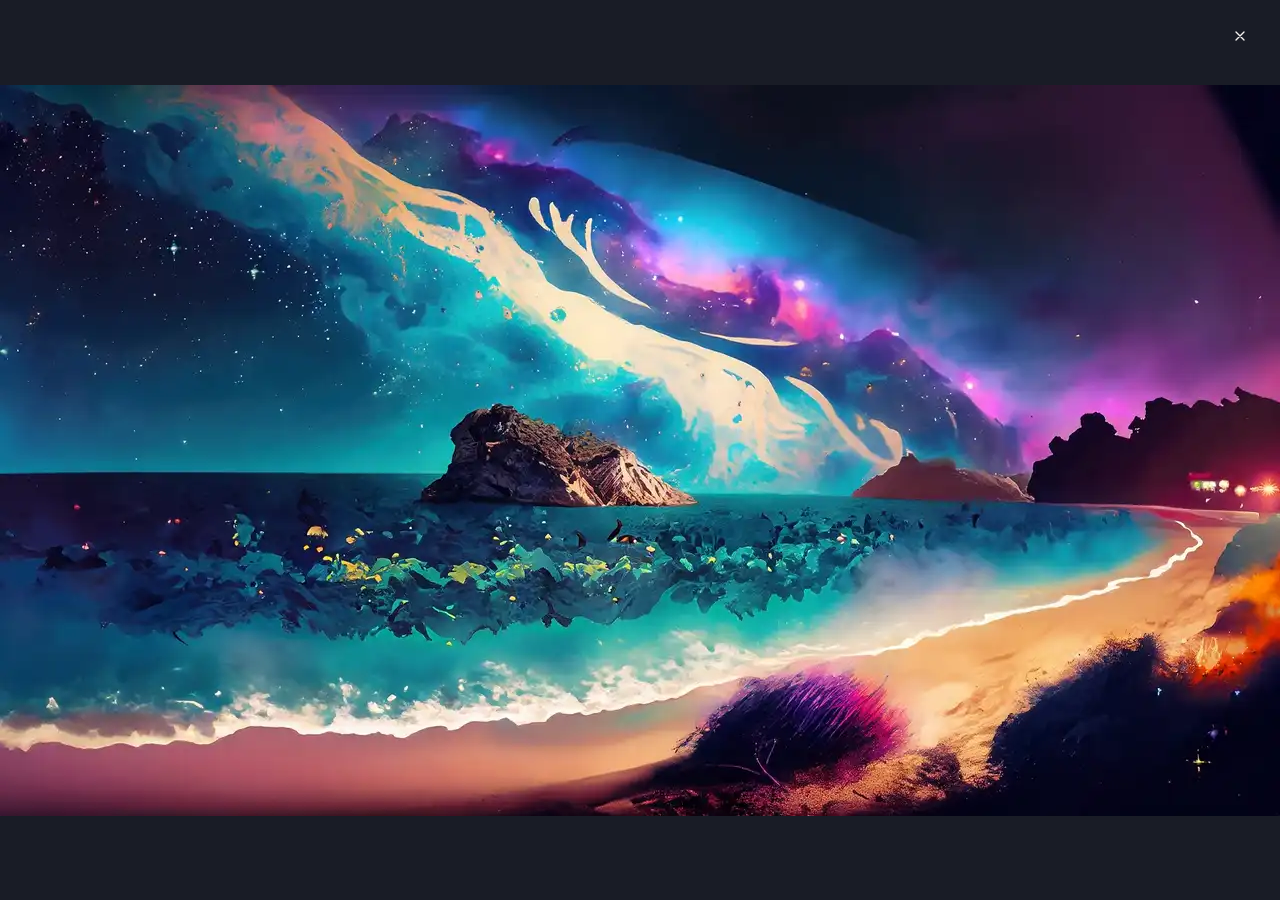
<file: images/ibiza/index.html>
<!DOCTYPE html><html lang="en" data-pagefind-ignore="all"> <head><!-- Global Metadata --><meta charset="utf-8"><meta name="viewport" content="width=device-width,initial-scale=1"><link rel="icon" type="image/svg+xml" href="/favicon.svg"><meta name="generator" content="Astro v4.1.2"><!-- Canonical URL --><link rel="canonical" data-pagefind-meta="url[href]" href="https://021498.com/images/ibiza/"><!-- Primary Meta Tags --><title>Ibiza | 021498.com</title><meta name="title" content="Ibiza | 021498.com"><meta name="description" content="Image: Ibiza"><!-- Open Graph / Facebook --><meta property="og:type" content="website"><meta property="og:url" content="https://021498.com/images/ibiza/"><meta property="og:title" content="Ibiza"><meta property="og:description" content="Image: Ibiza"><!-- Twitter --><meta property="twitter:card" content="summary_large_image"><meta property="twitter:url" content="https://021498.com/images/ibiza/"><meta property="twitter:title" content="Ibiza"><meta property="twitter:description" content="Image: Ibiza"><script>
  const setDarkMode = () => {
    if (localStorage.getItem("color-scheme") === "dark") {
      document.querySelector("html").dataset.theme = "dark";
    }
    if (localStorage.getItem("color-scheme") === "light") {
      document.querySelector("html").dataset.theme = "light";
    }
    if (!localStorage.getItem("color-scheme")) {
      let theme = window.matchMedia("(prefers-color-scheme: dark)").matches
        ? "dark"
        : "light";
      localStorage.setItem("color-scheme", theme);
      document.querySelector("html").dataset.theme = theme;
    }
  };
  setDarkMode();
  document.addEventListener("astro:after-swap", setDarkMode);
</script><meta name="astro-view-transitions-enabled" content="true"><meta name="astro-view-transitions-fallback" content="swap"><script src="/scroll-timeline.js" defer></script><style>*,:before,:after{box-sizing:border-box;border-width:0;border-style:solid;border-color:#e5e7eb}:before,:after{--tw-content: ""}html,:host{line-height:1.5;-webkit-text-size-adjust:100%;-moz-tab-size:4;-o-tab-size:4;tab-size:4;font-family:Inter Tight Variable,Helvetica,Verdana,sans-serif;font-feature-settings:normal;font-variation-settings:normal;-webkit-tap-highlight-color:transparent}body{margin:0;line-height:inherit}hr{height:0;color:inherit;border-top-width:1px}abbr:where([title]){-webkit-text-decoration:underline dotted;text-decoration:underline dotted}h1,h2,h3,h4,h5,h6{font-size:inherit;font-weight:inherit}a{color:inherit;text-decoration:inherit}b,strong{font-weight:bolder}code,kbd,samp,pre{font-family:ui-monospace,SFMono-Regular,Menlo,Monaco,Consolas,Liberation Mono,Courier New,monospace;font-feature-settings:normal;font-variation-settings:normal;font-size:1em}small{font-size:80%}sub,sup{font-size:75%;line-height:0;position:relative;vertical-align:baseline}sub{bottom:-.25em}sup{top:-.5em}table{text-indent:0;border-color:inherit;border-collapse:collapse}button,input,optgroup,select,textarea{font-family:inherit;font-feature-settings:inherit;font-variation-settings:inherit;font-size:100%;font-weight:inherit;line-height:inherit;color:inherit;margin:0;padding:0}button,select{text-transform:none}button,[type=button],[type=reset],[type=submit]{-webkit-appearance:button;background-color:transparent;background-image:none}:-moz-focusring{outline:auto}:-moz-ui-invalid{box-shadow:none}progress{vertical-align:baseline}::-webkit-inner-spin-button,::-webkit-outer-spin-button{height:auto}[type=search]{-webkit-appearance:textfield;outline-offset:-2px}::-webkit-search-decoration{-webkit-appearance:none}::-webkit-file-upload-button{-webkit-appearance:button;font:inherit}summary{display:list-item}blockquote,dl,dd,h1,h2,h3,h4,h5,h6,hr,figure,p,pre{margin:0}fieldset{margin:0;padding:0}legend{padding:0}ol,ul,menu{list-style:none;margin:0;padding:0}dialog{padding:0}textarea{resize:vertical}input::-moz-placeholder,textarea::-moz-placeholder{opacity:1;color:#9ca3af}input::placeholder,textarea::placeholder{opacity:1;color:#9ca3af}button,[role=button]{cursor:pointer}:disabled{cursor:default}img,svg,video,canvas,audio,iframe,embed,object{display:block;vertical-align:middle}img,video{max-width:100%;height:auto}[hidden]{display:none}html{font-size:16px}*,:before,:after{--tw-border-spacing-x: 0;--tw-border-spacing-y: 0;--tw-translate-x: 0;--tw-translate-y: 0;--tw-rotate: 0;--tw-skew-x: 0;--tw-skew-y: 0;--tw-scale-x: 1;--tw-scale-y: 1;--tw-pan-x: ;--tw-pan-y: ;--tw-pinch-zoom: ;--tw-scroll-snap-strictness: proximity;--tw-gradient-from-position: ;--tw-gradient-via-position: ;--tw-gradient-to-position: ;--tw-ordinal: ;--tw-slashed-zero: ;--tw-numeric-figure: ;--tw-numeric-spacing: ;--tw-numeric-fraction: ;--tw-ring-inset: ;--tw-ring-offset-width: 0px;--tw-ring-offset-color: #fff;--tw-ring-color: rgb(59 130 246 / .5);--tw-ring-offset-shadow: 0 0 #0000;--tw-ring-shadow: 0 0 #0000;--tw-shadow: 0 0 #0000;--tw-shadow-colored: 0 0 #0000;--tw-blur: ;--tw-brightness: ;--tw-contrast: ;--tw-grayscale: ;--tw-hue-rotate: ;--tw-invert: ;--tw-saturate: ;--tw-sepia: ;--tw-drop-shadow: ;--tw-backdrop-blur: ;--tw-backdrop-brightness: ;--tw-backdrop-contrast: ;--tw-backdrop-grayscale: ;--tw-backdrop-hue-rotate: ;--tw-backdrop-invert: ;--tw-backdrop-opacity: ;--tw-backdrop-saturate: ;--tw-backdrop-sepia: }::backdrop{--tw-border-spacing-x: 0;--tw-border-spacing-y: 0;--tw-translate-x: 0;--tw-translate-y: 0;--tw-rotate: 0;--tw-skew-x: 0;--tw-skew-y: 0;--tw-scale-x: 1;--tw-scale-y: 1;--tw-pan-x: ;--tw-pan-y: ;--tw-pinch-zoom: ;--tw-scroll-snap-strictness: proximity;--tw-gradient-from-position: ;--tw-gradient-via-position: ;--tw-gradient-to-position: ;--tw-ordinal: ;--tw-slashed-zero: ;--tw-numeric-figure: ;--tw-numeric-spacing: ;--tw-numeric-fraction: ;--tw-ring-inset: ;--tw-ring-offset-width: 0px;--tw-ring-offset-color: #fff;--tw-ring-color: rgb(59 130 246 / .5);--tw-ring-offset-shadow: 0 0 #0000;--tw-ring-shadow: 0 0 #0000;--tw-shadow: 0 0 #0000;--tw-shadow-colored: 0 0 #0000;--tw-blur: ;--tw-brightness: ;--tw-contrast: ;--tw-grayscale: ;--tw-hue-rotate: ;--tw-invert: ;--tw-saturate: ;--tw-sepia: ;--tw-drop-shadow: ;--tw-backdrop-blur: ;--tw-backdrop-brightness: ;--tw-backdrop-contrast: ;--tw-backdrop-grayscale: ;--tw-backdrop-hue-rotate: ;--tw-backdrop-invert: ;--tw-backdrop-opacity: ;--tw-backdrop-saturate: ;--tw-backdrop-sepia: }.container{width:100%}@media (min-width: 500px){.container{max-width:500px}}@media (min-width: 640px){.container{max-width:640px}}@media (min-width: 768px){.container{max-width:768px}}@media (min-width: 1024px){.container{max-width:1024px}}@media (min-width: 1280px){.container{max-width:1280px}}@media (min-width: 1536px){.container{max-width:1536px}}.pointer-events-none{pointer-events:none}.pointer-events-auto{pointer-events:auto}.visible{visibility:visible}.fixed{position:fixed}.absolute{position:absolute}.relative{position:relative}.sticky{position:sticky}.inset-0{inset:0}.-right-2{right:-.5rem}.-right-3{right:-.75rem}.-top-3{top:-.75rem}.bottom-0{bottom:0}.bottom-1\/2{bottom:50%}.left-0{left:0}.right-0{right:0}.right-2{right:.5rem}.right-4{right:1rem}.right-5{right:1.25rem}.top-0{top:0}.top-2{top:.5rem}.top-3{top:.75rem}.top-4{top:1rem}.top-8{top:2rem}.isolate{isolation:isolate}.-z-10{z-index:-10}.-z-50{z-index:-50}.z-0{z-index:0}.z-10{z-index:10}.z-20{z-index:20}.z-40{z-index:40}.z-50{z-index:50}.col-start-1{grid-column-start:1}.col-start-2{grid-column-start:2}.row-start-1{grid-row-start:1}.m-4{margin:1rem}.mx-auto{margin-left:auto;margin-right:auto}.my-0{margin-top:0;margin-bottom:0}.my-10{margin-top:2.5rem;margin-bottom:2.5rem}.my-20{margin-top:5rem;margin-bottom:5rem}.my-4{margin-top:1rem;margin-bottom:1rem}.my-8{margin-top:2rem;margin-bottom:2rem}.my-auto{margin-top:auto;margin-bottom:auto}.-mb-14{margin-bottom:-3.5rem}.-ml-1{margin-left:-.25rem}.-mr-4{margin-right:-1rem}.mb-0{margin-bottom:0}.mb-14{margin-bottom:3.5rem}.mb-8{margin-bottom:2rem}.mb-auto{margin-bottom:auto}.ml-auto{margin-left:auto}.mr-2{margin-right:.5rem}.mt-2{margin-top:.5rem}.mt-3{margin-top:.75rem}.mt-4{margin-top:1rem}.mt-8{margin-top:2rem}.mt-auto{margin-top:auto}.line-clamp-1{overflow:hidden;display:-webkit-box;-webkit-box-orient:vertical;-webkit-line-clamp:1}.line-clamp-2{overflow:hidden;display:-webkit-box;-webkit-box-orient:vertical;-webkit-line-clamp:2}.line-clamp-3{overflow:hidden;display:-webkit-box;-webkit-box-orient:vertical;-webkit-line-clamp:3}.block{display:block}.inline-block{display:inline-block}.flex{display:flex}.inline-flex{display:inline-flex}.grid{display:grid}.hidden{display:none}.aspect-square{aspect-ratio:1 / 1}.aspect-video{aspect-ratio:16 / 9}.h-10{height:2.5rem}.h-14{height:3.5rem}.h-20{height:5rem}.h-3{height:.75rem}.h-4{height:1rem}.h-40{height:10rem}.h-6{height:1.5rem}.h-8{height:2rem}.h-auto{height:auto}.h-fit{height:-moz-fit-content;height:fit-content}.h-full{height:100%}.h-screen{height:100vh}.max-h-0{max-height:0px}.max-h-screen{max-height:100vh}.min-h-\[1\.2rem\]{min-height:1.2rem}.min-h-full{min-height:100%}.w-10{width:2.5rem}.w-14{width:3.5rem}.w-20{width:5rem}.w-3{width:.75rem}.w-4{width:1rem}.w-40{width:10rem}.w-5{width:1.25rem}.w-6{width:1.5rem}.w-7{width:1.75rem}.w-8{width:2rem}.w-full{width:100%}.min-w-\[120px\]{min-width:120px}.min-w-\[12rem\]{min-width:12rem}.min-w-\[290px\]{min-width:290px}.max-w-2xl{max-width:42rem}.max-w-3xl{max-width:48rem}.max-w-\[12rem\]{max-width:12rem}.max-w-full{max-width:100%}.max-w-md{max-width:28rem}.max-w-sm{max-width:24rem}.max-w-xs{max-width:20rem}.flex-1{flex:1 1 0%}.flex-shrink{flex-shrink:1}.flex-shrink-0{flex-shrink:0}.shrink{flex-shrink:1}.shrink-0{flex-shrink:0}.grow{flex-grow:1}.grow-0{flex-grow:0}.origin-\[0\]{transform-origin:0}.-translate-y-9{--tw-translate-y: -2.25rem;transform:translate(var(--tw-translate-x),var(--tw-translate-y)) rotate(var(--tw-rotate)) skew(var(--tw-skew-x)) skewY(var(--tw-skew-y)) scaleX(var(--tw-scale-x)) scaleY(var(--tw-scale-y))}.translate-y-10{--tw-translate-y: 2.5rem;transform:translate(var(--tw-translate-x),var(--tw-translate-y)) rotate(var(--tw-rotate)) skew(var(--tw-skew-x)) skewY(var(--tw-skew-y)) scaleX(var(--tw-scale-x)) scaleY(var(--tw-scale-y))}.scale-75{--tw-scale-x: .75;--tw-scale-y: .75;transform:translate(var(--tw-translate-x),var(--tw-translate-y)) rotate(var(--tw-rotate)) skew(var(--tw-skew-x)) skewY(var(--tw-skew-y)) scaleX(var(--tw-scale-x)) scaleY(var(--tw-scale-y))}.transform{transform:translate(var(--tw-translate-x),var(--tw-translate-y)) rotate(var(--tw-rotate)) skew(var(--tw-skew-x)) skewY(var(--tw-skew-y)) scaleX(var(--tw-scale-x)) scaleY(var(--tw-scale-y))}.cursor-pointer{cursor:pointer}.scroll-m-0{scroll-margin:0px}.scroll-m-8{scroll-margin:2rem}.scroll-mt-20{scroll-margin-top:5rem}.auto-rows-min{grid-auto-rows:min-content}.grid-cols-1{grid-template-columns:repeat(1,minmax(0,1fr))}.grid-cols-2{grid-template-columns:repeat(2,minmax(0,1fr))}.grid-rows-1{grid-template-rows:repeat(1,minmax(0,1fr))}.flex-col{flex-direction:column}.flex-wrap{flex-wrap:wrap}.flex-nowrap{flex-wrap:nowrap}.place-items-start{place-items:start}.place-items-center{place-items:center}.content-center{align-content:center}.content-start{align-content:flex-start}.content-end{align-content:flex-end}.items-start{align-items:flex-start}.items-end{align-items:flex-end}.items-center{align-items:center}.items-stretch{align-items:stretch}.justify-start{justify-content:flex-start}.justify-end{justify-content:flex-end}.justify-center{justify-content:center}.justify-between{justify-content:space-between}.justify-stretch{justify-content:stretch}.gap-0{gap:0px}.gap-1{gap:.25rem}.gap-1\.5{gap:.375rem}.gap-10{gap:2.5rem}.gap-14{gap:3.5rem}.gap-2{gap:.5rem}.gap-20{gap:5rem}.gap-4{gap:1rem}.gap-5{gap:1.25rem}.gap-6{gap:1.5rem}.gap-8{gap:2rem}.gap-x-4{-moz-column-gap:1rem;column-gap:1rem}.gap-y-8{row-gap:2rem}.space-y-1>:not([hidden])~:not([hidden]){--tw-space-y-reverse: 0;margin-top:calc(.25rem * calc(1 - var(--tw-space-y-reverse)));margin-bottom:calc(.25rem * var(--tw-space-y-reverse))}.space-y-3>:not([hidden])~:not([hidden]){--tw-space-y-reverse: 0;margin-top:calc(.75rem * calc(1 - var(--tw-space-y-reverse)));margin-bottom:calc(.75rem * var(--tw-space-y-reverse))}.overflow-hidden{overflow:hidden}.overflow-x-hidden{overflow-x:hidden}.overflow-y-scroll{overflow-y:scroll}.rounded-2xl{border-radius:1rem}.rounded-full{border-radius:9999px}.rounded-md{border-radius:.375rem}.border{border-width:1px}.border-0{border-width:0px}.border-2{border-width:2px}.border-t-2{border-top-width:2px}.border-current{border-color:currentColor}.border-transparent{border-color:transparent}.bg-\[\#38bdf8\]{--tw-bg-opacity: 1;background-color:rgb(56 189 248 / var(--tw-bg-opacity))}.bg-\[\#fc0\]{--tw-bg-opacity: 1;background-color:rgb(255 204 0 / var(--tw-bg-opacity))}.bg-black{--tw-bg-opacity: 1;background-color:rgb(0 0 0 / var(--tw-bg-opacity))}.bg-dark{--tw-bg-opacity: 1;background-color:rgb(var(--color-dark) / var(--tw-bg-opacity))}.bg-primary{--tw-bg-opacity: 1;background-color:rgb(var(--color-primary) / var(--tw-bg-opacity))}.bg-slate-200{--tw-bg-opacity: 1;background-color:rgb(226 232 240 / var(--tw-bg-opacity))}.bg-transparent{background-color:transparent}.bg-white{--tw-bg-opacity: 1;background-color:rgb(255 255 255 / var(--tw-bg-opacity))}.bg-opacity-10{--tw-bg-opacity: .1}.bg-opacity-20{--tw-bg-opacity: .2}.bg-opacity-40{--tw-bg-opacity: .4}.bg-opacity-50{--tw-bg-opacity: .5}.bg-opacity-70{--tw-bg-opacity: .7}.fill-white{fill:#fff}.p-2{padding:.5rem}.p-8{padding:2rem}.px-1{padding-left:.25rem;padding-right:.25rem}.px-2{padding-left:.5rem;padding-right:.5rem}.px-3{padding-left:.75rem;padding-right:.75rem}.px-4{padding-left:1rem;padding-right:1rem}.px-5{padding-left:1.25rem;padding-right:1.25rem}.px-8{padding-left:2rem;padding-right:2rem}.py-0{padding-top:0;padding-bottom:0}.py-0\.5{padding-top:.125rem;padding-bottom:.125rem}.py-1{padding-top:.25rem;padding-bottom:.25rem}.py-10{padding-top:2.5rem;padding-bottom:2.5rem}.py-2{padding-top:.5rem;padding-bottom:.5rem}.py-2\.5{padding-top:.625rem;padding-bottom:.625rem}.py-20{padding-top:5rem;padding-bottom:5rem}.py-3{padding-top:.75rem;padding-bottom:.75rem}.py-4{padding-top:1rem;padding-bottom:1rem}.py-8{padding-top:2rem;padding-bottom:2rem}.pb-10{padding-bottom:2.5rem}.pb-14{padding-bottom:3.5rem}.pb-2{padding-bottom:.5rem}.pb-20{padding-bottom:5rem}.pb-32{padding-bottom:8rem}.pb-4{padding-bottom:1rem}.pb-5{padding-bottom:1.25rem}.pb-8{padding-bottom:2rem}.pl-1{padding-left:.25rem}.pl-4{padding-left:1rem}.pr-4{padding-right:1rem}.pt-1{padding-top:.25rem}.pt-10{padding-top:2.5rem}.pt-14{padding-top:3.5rem}.pt-2{padding-top:.5rem}.pt-20{padding-top:5rem}.pt-4{padding-top:1rem}.pt-8{padding-top:2rem}.text-left{text-align:left}.text-center{text-align:center}.text-right{text-align:right}.text-2xl{font-size:1.5rem;line-height:2rem}.text-4xl{font-size:2.25rem;line-height:2.5rem}.text-lg{font-size:1.125rem;line-height:1.75rem}.text-sm{font-size:.875rem;line-height:1.25rem}.text-xs{font-size:.75rem;line-height:1rem}.font-bold{font-weight:700}.font-light{font-weight:300}.font-normal{font-weight:400}.font-semibold{font-weight:600}.uppercase{text-transform:uppercase}.leading-none{line-height:1}.tracking-tight{letter-spacing:-.025em}.tracking-wide{letter-spacing:.025em}.tracking-wider{letter-spacing:.05em}.tracking-widest{letter-spacing:.1em}.text-black{--tw-text-opacity: 1;color:rgb(0 0 0 / var(--tw-text-opacity))}.text-danger{--tw-text-opacity: 1;color:rgb(var(--color-danger) / var(--tw-text-opacity))}.text-dark{--tw-text-opacity: 1;color:rgb(var(--color-dark) / var(--tw-text-opacity))}.text-light{--tw-text-opacity: 1;color:rgb(var(--color-light) / var(--tw-text-opacity))}.text-primary{--tw-text-opacity: 1;color:rgb(var(--color-primary) / var(--tw-text-opacity))}.text-warning{--tw-text-opacity: 1;color:rgb(var(--color-warning) / var(--tw-text-opacity))}.text-white{--tw-text-opacity: 1;color:rgb(255 255 255 / var(--tw-text-opacity))}.underline{text-decoration-line:underline}.line-through{text-decoration-line:line-through}.opacity-0{opacity:0}.opacity-100{opacity:1}.opacity-50{opacity:.5}.opacity-60{opacity:.6}.opacity-70{opacity:.7}.opacity-80{opacity:.8}.opacity-90{opacity:.9}.shadow-inset-s{--tw-shadow: inset 2px 2px 30px -10px rgba(0, 0, 0, .4);--tw-shadow-colored: inset 2px 2px 30px -10px var(--tw-shadow-color);box-shadow:var(--tw-ring-offset-shadow, 0 0 #0000),var(--tw-ring-shadow, 0 0 #0000),var(--tw-shadow)}.shadow-lg{--tw-shadow: 0 10px 15px -3px rgb(0 0 0 / .1), 0 4px 6px -4px rgb(0 0 0 / .1);--tw-shadow-colored: 0 10px 15px -3px var(--tw-shadow-color), 0 4px 6px -4px var(--tw-shadow-color);box-shadow:var(--tw-ring-offset-shadow, 0 0 #0000),var(--tw-ring-shadow, 0 0 #0000),var(--tw-shadow)}.shadow-md{--tw-shadow: 0 4px 6px -1px rgb(0 0 0 / .1), 0 2px 4px -2px rgb(0 0 0 / .1);--tw-shadow-colored: 0 4px 6px -1px var(--tw-shadow-color), 0 2px 4px -2px var(--tw-shadow-color);box-shadow:var(--tw-ring-offset-shadow, 0 0 #0000),var(--tw-ring-shadow, 0 0 #0000),var(--tw-shadow)}.shadow-xl{--tw-shadow: 0 20px 25px -5px rgb(0 0 0 / .1), 0 8px 10px -6px rgb(0 0 0 / .1);--tw-shadow-colored: 0 20px 25px -5px var(--tw-shadow-color), 0 8px 10px -6px var(--tw-shadow-color);box-shadow:var(--tw-ring-offset-shadow, 0 0 #0000),var(--tw-ring-shadow, 0 0 #0000),var(--tw-shadow)}.filter{filter:var(--tw-blur) var(--tw-brightness) var(--tw-contrast) var(--tw-grayscale) var(--tw-hue-rotate) var(--tw-invert) var(--tw-saturate) var(--tw-sepia) var(--tw-drop-shadow)}.backdrop-blur-sm{--tw-backdrop-blur: blur(4px);-webkit-backdrop-filter:var(--tw-backdrop-blur) var(--tw-backdrop-brightness) var(--tw-backdrop-contrast) var(--tw-backdrop-grayscale) var(--tw-backdrop-hue-rotate) var(--tw-backdrop-invert) var(--tw-backdrop-opacity) var(--tw-backdrop-saturate) var(--tw-backdrop-sepia);backdrop-filter:var(--tw-backdrop-blur) var(--tw-backdrop-brightness) var(--tw-backdrop-contrast) var(--tw-backdrop-grayscale) var(--tw-backdrop-hue-rotate) var(--tw-backdrop-invert) var(--tw-backdrop-opacity) var(--tw-backdrop-saturate) var(--tw-backdrop-sepia)}.backdrop-opacity-50{--tw-backdrop-opacity: opacity(.5);-webkit-backdrop-filter:var(--tw-backdrop-blur) var(--tw-backdrop-brightness) var(--tw-backdrop-contrast) var(--tw-backdrop-grayscale) var(--tw-backdrop-hue-rotate) var(--tw-backdrop-invert) var(--tw-backdrop-opacity) var(--tw-backdrop-saturate) var(--tw-backdrop-sepia);backdrop-filter:var(--tw-backdrop-blur) var(--tw-backdrop-brightness) var(--tw-backdrop-contrast) var(--tw-backdrop-grayscale) var(--tw-backdrop-hue-rotate) var(--tw-backdrop-invert) var(--tw-backdrop-opacity) var(--tw-backdrop-saturate) var(--tw-backdrop-sepia)}.transition{transition-property:color,background-color,border-color,text-decoration-color,fill,stroke,opacity,box-shadow,transform,filter,-webkit-backdrop-filter;transition-property:color,background-color,border-color,text-decoration-color,fill,stroke,opacity,box-shadow,transform,filter,backdrop-filter;transition-property:color,background-color,border-color,text-decoration-color,fill,stroke,opacity,box-shadow,transform,filter,backdrop-filter,-webkit-backdrop-filter;transition-timing-function:cubic-bezier(.4,0,.2,1);transition-duration:.15s}.transition-all{transition-property:all;transition-timing-function:cubic-bezier(.4,0,.2,1);transition-duration:.15s}.transition-colors{transition-property:color,background-color,border-color,text-decoration-color,fill,stroke;transition-timing-function:cubic-bezier(.4,0,.2,1);transition-duration:.15s}.transition-opacity{transition-property:opacity;transition-timing-function:cubic-bezier(.4,0,.2,1);transition-duration:.15s}.transition-transform{transition-property:transform;transition-timing-function:cubic-bezier(.4,0,.2,1);transition-duration:.15s}.duration-1000{transition-duration:1s}.duration-300{transition-duration:.3s}.duration-500{transition-duration:.5s}.ease-in{transition-timing-function:cubic-bezier(.4,0,1,1)}.\@container{container-type:inline-size}.before\:absolute:before{content:var(--tw-content);position:absolute}.before\:inset-y-4:before{content:var(--tw-content);top:1rem;bottom:1rem}.before\:left-0:before{content:var(--tw-content);left:0}.before\:border-l-2:before{content:var(--tw-content);border-left-width:2px}.before\:border-primary:before{content:var(--tw-content);--tw-border-opacity: 1;border-color:rgb(var(--color-primary) / var(--tw-border-opacity))}.before\:border-opacity-50:before{content:var(--tw-content);--tw-border-opacity: .5}.after\:bg-no-repeat:after{content:var(--tw-content);background-repeat:no-repeat}.after\:blur-sm:after{content:var(--tw-content);--tw-blur: blur(4px);filter:var(--tw-blur) var(--tw-brightness) var(--tw-contrast) var(--tw-grayscale) var(--tw-hue-rotate) var(--tw-invert) var(--tw-saturate) var(--tw-sepia) var(--tw-drop-shadow)}.hover\:-translate-y-1:hover{--tw-translate-y: -.25rem;transform:translate(var(--tw-translate-x),var(--tw-translate-y)) rotate(var(--tw-rotate)) skew(var(--tw-skew-x)) skewY(var(--tw-skew-y)) scaleX(var(--tw-scale-x)) scaleY(var(--tw-scale-y))}.hover\:scale-105:hover{--tw-scale-x: 1.05;--tw-scale-y: 1.05;transform:translate(var(--tw-translate-x),var(--tw-translate-y)) rotate(var(--tw-rotate)) skew(var(--tw-skew-x)) skewY(var(--tw-skew-y)) scaleX(var(--tw-scale-x)) scaleY(var(--tw-scale-y))}.hover\:scale-110:hover{--tw-scale-x: 1.1;--tw-scale-y: 1.1;transform:translate(var(--tw-translate-x),var(--tw-translate-y)) rotate(var(--tw-rotate)) skew(var(--tw-skew-x)) skewY(var(--tw-skew-y)) scaleX(var(--tw-scale-x)) scaleY(var(--tw-scale-y))}.hover\:border-current:hover{border-color:currentColor}.hover\:bg-dark:hover{--tw-bg-opacity: 1;background-color:rgb(var(--color-dark) / var(--tw-bg-opacity))}.hover\:bg-opacity-10:hover{--tw-bg-opacity: .1}.hover\:bg-opacity-60:hover{--tw-bg-opacity: .6}.hover\:text-light:hover{--tw-text-opacity: 1;color:rgb(var(--color-light) / var(--tw-text-opacity))}.hover\:text-primary:hover{--tw-text-opacity: 1;color:rgb(var(--color-primary) / var(--tw-text-opacity))}.hover\:underline:hover{text-decoration-line:underline}.hover\:opacity-100:hover{opacity:1}.hover\:duration-\[1s\]:hover{transition-duration:1s}.group:hover .group-hover\:max-h-40{max-height:10rem}.group:hover .group-hover\:-translate-y-1{--tw-translate-y: -.25rem;transform:translate(var(--tw-translate-x),var(--tw-translate-y)) rotate(var(--tw-rotate)) skew(var(--tw-skew-x)) skewY(var(--tw-skew-y)) scaleX(var(--tw-scale-x)) scaleY(var(--tw-scale-y))}.group:hover .group-hover\:scale-105{--tw-scale-x: 1.05;--tw-scale-y: 1.05;transform:translate(var(--tw-translate-x),var(--tw-translate-y)) rotate(var(--tw-rotate)) skew(var(--tw-skew-x)) skewY(var(--tw-skew-y)) scaleX(var(--tw-scale-x)) scaleY(var(--tw-scale-y))}.group:hover .group-hover\:scale-110{--tw-scale-x: 1.1;--tw-scale-y: 1.1;transform:translate(var(--tw-translate-x),var(--tw-translate-y)) rotate(var(--tw-rotate)) skew(var(--tw-skew-x)) skewY(var(--tw-skew-y)) scaleX(var(--tw-scale-x)) scaleY(var(--tw-scale-y))}.group:hover .group-hover\:scale-125{--tw-scale-x: 1.25;--tw-scale-y: 1.25;transform:translate(var(--tw-translate-x),var(--tw-translate-y)) rotate(var(--tw-rotate)) skew(var(--tw-skew-x)) skewY(var(--tw-skew-y)) scaleX(var(--tw-scale-x)) scaleY(var(--tw-scale-y))}.group:hover .group-hover\:text-primary{--tw-text-opacity: 1;color:rgb(var(--color-primary) / var(--tw-text-opacity))}.group:hover .group-hover\:opacity-100{opacity:1}.group:hover .group-hover\:opacity-50{opacity:.5}.group:hover .group-hover\:duration-\[2s\]{transition-duration:2s}.group:hover .group-hover\:duration-\[3s\]{transition-duration:3s}.group:hover .group-hover\:duration-\[6s\]{transition-duration:6s}.peer:-moz-placeholder-shown~.peer-placeholder-shown\:left-4{left:1rem}.peer:placeholder-shown~.peer-placeholder-shown\:left-4{left:1rem}.peer:-moz-placeholder-shown~.peer-placeholder-shown\:translate-y-0{--tw-translate-y: 0px;transform:translate(var(--tw-translate-x),var(--tw-translate-y)) rotate(var(--tw-rotate)) skew(var(--tw-skew-x)) skewY(var(--tw-skew-y)) scaleX(var(--tw-scale-x)) scaleY(var(--tw-scale-y))}.peer:placeholder-shown~.peer-placeholder-shown\:translate-y-0{--tw-translate-y: 0px;transform:translate(var(--tw-translate-x),var(--tw-translate-y)) rotate(var(--tw-rotate)) skew(var(--tw-skew-x)) skewY(var(--tw-skew-y)) scaleX(var(--tw-scale-x)) scaleY(var(--tw-scale-y))}.peer:-moz-placeholder-shown~.peer-placeholder-shown\:scale-100{--tw-scale-x: 1;--tw-scale-y: 1;transform:translate(var(--tw-translate-x),var(--tw-translate-y)) rotate(var(--tw-rotate)) skew(var(--tw-skew-x)) skewY(var(--tw-skew-y)) scaleX(var(--tw-scale-x)) scaleY(var(--tw-scale-y))}.peer:placeholder-shown~.peer-placeholder-shown\:scale-100{--tw-scale-x: 1;--tw-scale-y: 1;transform:translate(var(--tw-translate-x),var(--tw-translate-y)) rotate(var(--tw-rotate)) skew(var(--tw-skew-x)) skewY(var(--tw-skew-y)) scaleX(var(--tw-scale-x)) scaleY(var(--tw-scale-y))}.peer:focus~.peer-focus\:left-0{left:0}.peer:focus~.peer-focus\:-translate-y-9{--tw-translate-y: -2.25rem;transform:translate(var(--tw-translate-x),var(--tw-translate-y)) rotate(var(--tw-rotate)) skew(var(--tw-skew-x)) skewY(var(--tw-skew-y)) scaleX(var(--tw-scale-x)) scaleY(var(--tw-scale-y))}.peer:focus~.peer-focus\:scale-75{--tw-scale-x: .75;--tw-scale-y: .75;transform:translate(var(--tw-translate-x),var(--tw-translate-y)) rotate(var(--tw-rotate)) skew(var(--tw-skew-x)) skewY(var(--tw-skew-y)) scaleX(var(--tw-scale-x)) scaleY(var(--tw-scale-y))}.peer:focus~.peer-focus\:text-primary{--tw-text-opacity: 1;color:rgb(var(--color-primary) / var(--tw-text-opacity))}@container (min-width: 28rem){.\@md\:absolute{position:absolute}.\@md\:pr-8{padding-right:2rem}}@container (min-width: 32rem){.\@lg\:gap-8{gap:2rem}.\@lg\:pb-20{padding-bottom:5rem}}@container (min-width: 36rem){.\@xl\:flex{display:flex}.\@xl\:h-full{height:100%}.\@xl\:w-\[16rem\]{width:16rem}}@container (min-width: 42rem){.\@2xl\:w-\[31\%\]{width:31%}.\@2xl\:columns-2{-moz-columns:2;columns:2}}:is([data-theme=dark] .dark\:bg-black){--tw-bg-opacity: 1;background-color:rgb(0 0 0 / var(--tw-bg-opacity))}:is([data-theme=dark] .dark\:bg-slate-800){--tw-bg-opacity: 1;background-color:rgb(30 41 59 / var(--tw-bg-opacity))}:is([data-theme=dark] .dark\:bg-slate-900){--tw-bg-opacity: 1;background-color:rgb(15 23 42 / var(--tw-bg-opacity))}:is([data-theme=dark] .dark\:text-white){--tw-text-opacity: 1;color:rgb(255 255 255 / var(--tw-text-opacity))}@media (min-width: 640px){.sm\:ml-auto{margin-left:auto}.sm\:flex{display:flex}.sm\:h-screen{height:100vh}.sm\:max-w-\[14rem\]{max-width:14rem}.sm\:max-w-md{max-width:28rem}.sm\:grid-cols-3{grid-template-columns:repeat(3,minmax(0,1fr))}.sm\:justify-start{justify-content:flex-start}.sm\:justify-between{justify-content:space-between}.sm\:py-20{padding-top:5rem;padding-bottom:5rem}.sm\:pt-0{padding-top:0}.sm\:text-left{text-align:left}.sm\:text-right{text-align:right}}@media (min-width: 768px){.md\:sticky{position:sticky}.md\:bottom-0{bottom:0}.md\:top-14{top:3.5rem}.md\:-ml-4{margin-left:-1rem}.md\:mr-0{margin-right:0}.md\:block{display:block}.md\:flex{display:flex}.md\:hidden{display:none}.md\:min-h-\[85vh\]{min-height:85vh}.md\:max-w-2xl{max-width:42rem}.md\:grid-cols-2{grid-template-columns:repeat(2,minmax(0,1fr))}.md\:p-14{padding:3.5rem}.md\:p-4{padding:1rem}.md\:pl-0{padding-left:0}.md\:pr-8{padding-right:2rem}.md\:text-5xl{font-size:3rem;line-height:1}}@media (min-width: 1024px){.lg\:w-1\/3{width:33.333333%}.lg\:w-2\/3{width:66.666667%}.lg\:grid-cols-4{grid-template-columns:repeat(4,minmax(0,1fr))}.lg\:flex-row{flex-direction:row}.lg\:items-start{align-items:flex-start}.lg\:space-y-0>:not([hidden])~:not([hidden]){--tw-space-y-reverse: 0;margin-top:calc(0px * calc(1 - var(--tw-space-y-reverse)));margin-bottom:calc(0px * var(--tw-space-y-reverse))}.lg\:text-left{text-align:left}}@media (min-width: 1536px){.\32xl\:gap-14{gap:3.5rem}}
.astro-route-announcer{position:absolute;left:0;top:0;clip:rect(0 0 0 0);-webkit-clip-path:inset(50%);clip-path:inset(50%);overflow:hidden;white-space:nowrap;width:1px;height:1px}*,:before,:after{box-sizing:border-box;border-width:0;border-style:solid;border-color:#e5e7eb}:before,:after{--tw-content: ""}html,:host{line-height:1.5;-webkit-text-size-adjust:100%;-moz-tab-size:4;-o-tab-size:4;tab-size:4;font-family:Inter Tight Variable,Helvetica,Verdana,sans-serif;font-feature-settings:normal;font-variation-settings:normal;-webkit-tap-highlight-color:transparent}body{margin:0;line-height:inherit}hr{height:0;color:inherit;border-top-width:1px}abbr:where([title]){-webkit-text-decoration:underline dotted;text-decoration:underline dotted}h1,h2,h3,h4,h5,h6{font-size:inherit;font-weight:inherit}a{color:inherit;text-decoration:inherit}b,strong{font-weight:bolder}code,kbd,samp,pre{font-family:ui-monospace,SFMono-Regular,Menlo,Monaco,Consolas,Liberation Mono,Courier New,monospace;font-feature-settings:normal;font-variation-settings:normal;font-size:1em}small{font-size:80%}sub,sup{font-size:75%;line-height:0;position:relative;vertical-align:baseline}sub{bottom:-.25em}sup{top:-.5em}table{text-indent:0;border-color:inherit;border-collapse:collapse}button,input,optgroup,select,textarea{font-family:inherit;font-feature-settings:inherit;font-variation-settings:inherit;font-size:100%;font-weight:inherit;line-height:inherit;color:inherit;margin:0;padding:0}button,select{text-transform:none}button,[type=button],[type=reset],[type=submit]{-webkit-appearance:button;background-color:transparent;background-image:none}:-moz-focusring{outline:auto}:-moz-ui-invalid{box-shadow:none}progress{vertical-align:baseline}::-webkit-inner-spin-button,::-webkit-outer-spin-button{height:auto}[type=search]{-webkit-appearance:textfield;outline-offset:-2px}::-webkit-search-decoration{-webkit-appearance:none}::-webkit-file-upload-button{-webkit-appearance:button;font:inherit}summary{display:list-item}blockquote,dl,dd,h1,h2,h3,h4,h5,h6,hr,figure,p,pre{margin:0}fieldset{margin:0;padding:0}legend{padding:0}ol,ul,menu{list-style:none;margin:0;padding:0}dialog{padding:0}textarea{resize:vertical}input::-moz-placeholder,textarea::-moz-placeholder{opacity:1;color:#9ca3af}input::placeholder,textarea::placeholder{opacity:1;color:#9ca3af}button,[role=button]{cursor:pointer}:disabled{cursor:default}img,svg,video,canvas,audio,iframe,embed,object{display:block;vertical-align:middle}img,video{max-width:100%;height:auto}[hidden]{display:none}html{font-size:16px}:root{--color-primary: 75 38 143;--color-secondary: 107 154 199;--color-accent: 119 112 150;--color-warning: 202 121 45;--color-danger: 180 25 14;--color-success: 77 137 101;--color-dark: 25 28 38;--color-light: 243 241 239;--color-info: 25 28 38;--spacing: 1rem;--w-xl: 75rem;--w-lg: 65rem;--w-md: 55rem;--w-sm: 40rem;--w-container: 55rem;--popper-theme-background-color: rgb(var(--color-primary) / 1);--popper-theme-background-color-hover: rgb(var(--color-primary) / 1);--popper-theme-text-color: rgb(var(--color-light) / 1);--popper-theme-border-width: 0px;--popper-theme-border-style: solid;--popper-theme-border-radius: .2rem;--popper-theme-padding: .4rem;--popper-theme-box-shadow: 0 6px 30px -6px rgba(0, 0, 0, .25)}[data-theme=dark] body{--color-primary: 135 94 212;--color-secondary: 107 154 199;--color-accent: 119 112 150;--color-warning: 202 121 45;--color-danger: 180 25 14;--color-success: 77 137 101;--color-dark: 25 28 38;--color-light: 243 241 239;--color-info: 25 28 38}*,:before,:after{--tw-border-spacing-x: 0;--tw-border-spacing-y: 0;--tw-translate-x: 0;--tw-translate-y: 0;--tw-rotate: 0;--tw-skew-x: 0;--tw-skew-y: 0;--tw-scale-x: 1;--tw-scale-y: 1;--tw-pan-x: ;--tw-pan-y: ;--tw-pinch-zoom: ;--tw-scroll-snap-strictness: proximity;--tw-gradient-from-position: ;--tw-gradient-via-position: ;--tw-gradient-to-position: ;--tw-ordinal: ;--tw-slashed-zero: ;--tw-numeric-figure: ;--tw-numeric-spacing: ;--tw-numeric-fraction: ;--tw-ring-inset: ;--tw-ring-offset-width: 0px;--tw-ring-offset-color: #fff;--tw-ring-color: rgb(59 130 246 / .5);--tw-ring-offset-shadow: 0 0 #0000;--tw-ring-shadow: 0 0 #0000;--tw-shadow: 0 0 #0000;--tw-shadow-colored: 0 0 #0000;--tw-blur: ;--tw-brightness: ;--tw-contrast: ;--tw-grayscale: ;--tw-hue-rotate: ;--tw-invert: ;--tw-saturate: ;--tw-sepia: ;--tw-drop-shadow: ;--tw-backdrop-blur: ;--tw-backdrop-brightness: ;--tw-backdrop-contrast: ;--tw-backdrop-grayscale: ;--tw-backdrop-hue-rotate: ;--tw-backdrop-invert: ;--tw-backdrop-opacity: ;--tw-backdrop-saturate: ;--tw-backdrop-sepia: }::backdrop{--tw-border-spacing-x: 0;--tw-border-spacing-y: 0;--tw-translate-x: 0;--tw-translate-y: 0;--tw-rotate: 0;--tw-skew-x: 0;--tw-skew-y: 0;--tw-scale-x: 1;--tw-scale-y: 1;--tw-pan-x: ;--tw-pan-y: ;--tw-pinch-zoom: ;--tw-scroll-snap-strictness: proximity;--tw-gradient-from-position: ;--tw-gradient-via-position: ;--tw-gradient-to-position: ;--tw-ordinal: ;--tw-slashed-zero: ;--tw-numeric-figure: ;--tw-numeric-spacing: ;--tw-numeric-fraction: ;--tw-ring-inset: ;--tw-ring-offset-width: 0px;--tw-ring-offset-color: #fff;--tw-ring-color: rgb(59 130 246 / .5);--tw-ring-offset-shadow: 0 0 #0000;--tw-ring-shadow: 0 0 #0000;--tw-shadow: 0 0 #0000;--tw-shadow-colored: 0 0 #0000;--tw-blur: ;--tw-brightness: ;--tw-contrast: ;--tw-grayscale: ;--tw-hue-rotate: ;--tw-invert: ;--tw-saturate: ;--tw-sepia: ;--tw-drop-shadow: ;--tw-backdrop-blur: ;--tw-backdrop-brightness: ;--tw-backdrop-contrast: ;--tw-backdrop-grayscale: ;--tw-backdrop-hue-rotate: ;--tw-backdrop-invert: ;--tw-backdrop-opacity: ;--tw-backdrop-saturate: ;--tw-backdrop-sepia: }body{--toastify-color-light: rgb(var(--color-light) / 1);--toastify-color-dark: rgb(var(--color-dark) / 1);--toastify-color-info: rgb(var(--color-primary) / 1);--toastify-color-success: rgb(var(--color-primary) / 1);--toastify-color-warning: rgb(var(--color-warning) / 1);--toastify-color-error: rgb(var(--color-danger) / 1)}.surface-base{--tw-bg-opacity: 1;background-color:rgb(var(--color-light) / var(--tw-bg-opacity));--tw-text-opacity: 1;color:rgb(var(--color-dark) / var(--tw-text-opacity))}:is([data-theme=dark] .surface-base){--tw-bg-opacity: 1;background-color:rgb(var(--color-dark) / var(--tw-bg-opacity));--tw-text-opacity: 1;color:rgb(var(--color-light) / var(--tw-text-opacity))}.surface-primary{--tw-bg-opacity: 1;background-color:rgb(var(--color-primary) / var(--tw-bg-opacity));--tw-text-opacity: 1;color:rgb(255 255 255 / var(--tw-text-opacity))}:is([data-theme=dark] .surface-primary){--tw-text-opacity: 1;color:rgb(255 255 255 / var(--tw-text-opacity))}.surface-primary a:not([class]){--tw-text-opacity: 1;color:rgb(var(--color-light) / var(--tw-text-opacity))}.surface-secondary{--tw-bg-opacity: 1;background-color:rgb(var(--color-secondary) / var(--tw-bg-opacity));--tw-text-opacity: 1;color:rgb(var(--color-dark) / var(--tw-text-opacity))}.surface-secondary a:not([class]){--tw-text-opacity: 1;color:rgb(var(--color-dark) / var(--tw-text-opacity))}.surface-accent{--tw-bg-opacity: 1;background-color:rgb(var(--color-accent) / var(--tw-bg-opacity));--tw-text-opacity: 1;color:rgb(var(--color-light) / var(--tw-text-opacity))}.surface-accent a:not([class]){--tw-text-opacity: 1;color:rgb(var(--color-light) / var(--tw-text-opacity))}.surface-warning{--tw-bg-opacity: 1;background-color:rgb(var(--color-warning) / var(--tw-bg-opacity));--tw-text-opacity: 1;color:rgb(var(--color-light) / var(--tw-text-opacity))}.surface-warning a:not([class]){--tw-text-opacity: 1;color:rgb(var(--color-light) / var(--tw-text-opacity))}.surface-danger{--tw-bg-opacity: 1;background-color:rgb(var(--color-danger) / var(--tw-bg-opacity));--tw-text-opacity: 1;color:rgb(var(--color-light) / var(--tw-text-opacity))}.surface-danger a:not([class]){--tw-text-opacity: 1;color:rgb(var(--color-light) / var(--tw-text-opacity))}.surface-overlay{--tw-bg-opacity: 1;background-color:rgb(255 255 255 / var(--tw-bg-opacity));--tw-text-opacity: 1;color:rgb(var(--color-dark) / var(--tw-text-opacity))}:is([data-theme=dark] .surface-overlay){--tw-bg-opacity: 1;background-color:rgb(0 0 0 / var(--tw-bg-opacity));--tw-text-opacity: 1;color:rgb(var(--color-light) / var(--tw-text-opacity))}.surface-overlay-hover{position:relative;--tw-text-opacity: 1;color:rgb(var(--color-dark) / var(--tw-text-opacity))}.surface-overlay-hover:before{position:absolute;inset:0;border-radius:.375rem;opacity:0;--tw-shadow: inset 2px 2px 40px -20px rgba(0, 0, 0, .3);--tw-shadow-colored: inset 2px 2px 40px -20px var(--tw-shadow-color);box-shadow:var(--tw-ring-offset-shadow, 0 0 #0000),var(--tw-ring-shadow, 0 0 #0000),var(--tw-shadow);transition-property:opacity;transition-timing-function:cubic-bezier(.4,0,.2,1);content:var(--tw-content);transition-duration:.5s}.surface-overlay-hover:hover:before{content:var(--tw-content);opacity:1}:is([data-theme=dark] .surface-overlay-hover){--tw-text-opacity: 1;color:rgb(var(--color-light) / var(--tw-text-opacity))}:is([data-theme=dark] .surface-overlay-hover):before{content:var(--tw-content);--tw-shadow-color: #6b7280;--tw-shadow: var(--tw-shadow-colored)}.surface-overlay-hover-btn{position:relative;--tw-text-opacity: 1;color:rgb(var(--color-dark) / var(--tw-text-opacity))}.surface-overlay-hover-btn:before{position:absolute;inset:0;border-radius:.375rem;opacity:.5;--tw-shadow: inset 2px 2px 40px -20px rgba(0, 0, 0, .3);--tw-shadow-colored: inset 2px 2px 40px -20px var(--tw-shadow-color);box-shadow:var(--tw-ring-offset-shadow, 0 0 #0000),var(--tw-ring-shadow, 0 0 #0000),var(--tw-shadow);transition-property:opacity;transition-timing-function:cubic-bezier(.4,0,.2,1);content:var(--tw-content);transition-duration:.5s}.surface-overlay-hover-btn:hover:before{content:var(--tw-content);opacity:1}:is([data-theme=dark] .surface-overlay-hover-btn){--tw-text-opacity: 1;color:rgb(var(--color-light) / var(--tw-text-opacity))}:is([data-theme=dark] .surface-overlay-hover-btn):before{content:var(--tw-content);--tw-shadow-color: #6b7280;--tw-shadow: var(--tw-shadow-colored)}.surface-dark{--tw-bg-opacity: 1;background-color:rgb(var(--color-dark) / var(--tw-bg-opacity));--tw-text-opacity: 1;color:rgb(var(--color-light) / var(--tw-text-opacity))}:is([data-theme=dark] .surface-dark){--tw-bg-opacity: 1;background-color:rgb(0 0 0 / var(--tw-bg-opacity))}.surface-footer{background-color:rgb(var(--color-dark) / var(--tw-bg-opacity));--tw-bg-opacity: .8;--tw-text-opacity: 1;color:rgb(var(--color-light) / var(--tw-text-opacity))}.surface-menu{background-color:rgb(var(--color-light) / var(--tw-bg-opacity));--tw-bg-opacity: .9;--tw-text-opacity: 1;color:rgb(var(--color-primary) / var(--tw-text-opacity))}:is([data-theme=dark] .surface-menu){background-color:rgb(var(--color-dark) / var(--tw-bg-opacity));--tw-bg-opacity: .9}.surface-menu .nav-links{--tw-text-opacity: 1;color:rgb(var(--color-dark) / var(--tw-text-opacity))}:is([data-theme=dark] .surface-menu .nav-links){--tw-text-opacity: 1;color:rgb(255 255 255 / var(--tw-text-opacity))}.surface-light{--tw-bg-opacity: 1;background-color:rgb(var(--color-light) / var(--tw-bg-opacity));--tw-text-opacity: 1;color:rgb(var(--color-dark) / var(--tw-text-opacity))}.surface-success{--tw-bg-opacity: 1;background-color:rgb(var(--color-success) / var(--tw-bg-opacity));--tw-text-opacity: 1;color:rgb(var(--color-light) / var(--tw-text-opacity))}.surface-success a:not([class]){--tw-text-opacity: 1;color:rgb(var(--color-light) / var(--tw-text-opacity))}.surface-info{--tw-bg-opacity: 1;background-color:rgb(var(--color-info) / var(--tw-bg-opacity));--tw-text-opacity: 1;color:rgb(var(--color-light) / var(--tw-text-opacity))}.surface-info a:not([class]){--tw-text-opacity: 1;color:rgb(var(--color-light) / var(--tw-text-opacity))}@font-face{font-family:Adjusted Arial Fallback;src:local(Arial);size-adjust:105%;ascent-override:normal;descent-override:normal;line-gap-override:normal}@media (min-width: 500px){body{--spacing: 2rem}}body{font-family:Inter Tight Variable,Adjusted Arial Fallback,arial,sans-serif;--container-spacing: calc(var(--spacing) * 2);--grid-spacing: calc(var(--spacing) / 2)}.container{width:min(100% - var(--container-spacing),var(--w-md));margin-left:auto;margin-right:auto}.container-xl{width:min(100% - var(--container-spacing),var(--w-xl));margin-left:auto;margin-right:auto}.container-lg{width:min(100% - var(--container-spacing),var(--w-lg));margin-left:auto;margin-right:auto}.container-md{width:min(100% - var(--container-spacing),var(--w-md));margin-left:auto;margin-right:auto}.container-sm{width:min(100% - var(--container-spacing),var(--w-sm));margin-left:auto;margin-right:auto}.container-full{width:calc(100% - var(--container-spacing));margin-left:auto;margin-right:auto}.auto-grid{display:grid}.auto-grid-sm{gap:var(--grid-spacing);display:grid}@media (min-width: 640px){.auto-grid-sm{grid-template-columns:repeat(2,minmax(0,1fr))}}.auto-grid-md{gap:var(--grid-spacing);display:grid}@media (min-width: 640px){.auto-grid-md{grid-template-columns:repeat(2,minmax(0,1fr))}}@media (min-width: 768px){.auto-grid-md{grid-template-columns:repeat(3,minmax(0,1fr))}}.auto-grid-lg{gap:var(--grid-spacing);display:grid}@media (min-width: 640px){.auto-grid-lg{grid-template-columns:repeat(2,minmax(0,1fr))}}@media (min-width: 768px){.auto-grid-lg{grid-template-columns:repeat(3,minmax(0,1fr))}}.auto-grid-xl{gap:var(--grid-spacing);display:grid}@media (min-width: 640px){.auto-grid-xl{grid-template-columns:repeat(2,minmax(0,1fr))}}@media (min-width: 768px){.auto-grid-xl{grid-template-columns:repeat(3,minmax(0,1fr))}}@media (min-width: 1024px){.auto-grid-xl{grid-template-columns:repeat(4,minmax(0,1fr))}}.auto-grid-full{gap:var(--grid-spacing);display:grid}@media (min-width: 500px){.auto-grid-full{grid-template-columns:repeat(2,minmax(0,1fr))}}@media (min-width: 768px){.auto-grid-full{grid-template-columns:repeat(3,minmax(0,1fr))}}@media (min-width: 1024px){.auto-grid-full{grid-template-columns:repeat(4,minmax(0,1fr))}}@media (min-width: 1536px){.auto-grid-full{grid-template-columns:repeat(5,minmax(0,1fr))}}.auto-grid-none{gap:var(--grid-spacing);display:grid}@media (min-width: 500px){.auto-grid-none{grid-template-columns:repeat(2,minmax(0,1fr))}}@media (min-width: 768px){.auto-grid-none{grid-template-columns:repeat(3,minmax(0,1fr))}}@media (min-width: 1024px){.auto-grid-none{grid-template-columns:repeat(4,minmax(0,1fr))}}@media (min-width: 1280px){.auto-grid-none{grid-template-columns:repeat(5,minmax(0,1fr))}}@media (min-width: 1536px){.auto-grid-none{grid-template-columns:repeat(6,minmax(0,1fr))}}.hide-scrollbar{-ms-overflow-style:none;scrollbar-width:none}.hide-scrollbar::-webkit-scrollbar{display:none}.popper{transition:background .25s ease-in-out;background:var(--popper-theme-background-color);padding:var(--popper-theme-padding);color:var(--popper-theme-text-color);border-radius:var(--popper-theme-border-radius);border-width:var(--popper-theme-border-width);border-style:var(--popper-theme-border-style);border-color:var(--popper-theme-border-color);box-shadow:var(--popper-theme-box-shadow);z-index:v-bind(zIndex)}.popper:hover,.popper:hover>#arrow:before{background:var(--popper-theme-background-color-hover)}.richtext a:not([class]){padding-bottom:.1em;background:linear-gradient(90deg,currentColor,currentColor) no-repeat right bottom / 0 var(--bg-h);transition:background-size .35s;--bg-h: .1em}.richtext a:not([class]):where(:hover,:focus-visible){background-size:100% var(--bg-h);background-position-x:left}.richtext:not(.dense) *+p{padding-top:1rem}.richtext p{font-size:1.125rem;line-height:1.75rem}.richtext:not(.no-lead) p:first-of-type{font-size:1.25rem;line-height:1.75rem}.richtext *+*:is(h2,h3,h4,h5,h6){padding-top:2rem}.richtext h2{font-size:1.875rem;line-height:2.25rem;font-weight:800}@media (min-width: 640px){.richtext h2{font-size:2.25rem;line-height:2.5rem}}.richtext h2{text-wrap:balance}.richtext h2 strong{display:block;font-size:.75rem;line-height:1rem;font-weight:300;text-transform:uppercase;letter-spacing:.1em}.richtext h3{font-size:1.5rem;line-height:2rem;font-weight:800}@media (min-width: 640px){.richtext h3{font-size:1.875rem;line-height:2.25rem}}.richtext h3{text-wrap:balance}.richtext h4{font-size:1.25rem;line-height:1.75rem;font-weight:700}@media (min-width: 640px){.richtext h4{font-size:1.5rem;line-height:2rem}}.richtext h4{text-wrap:balance}.richtext h5{font-size:1.125rem;line-height:1.75rem;font-weight:700;line-height:1}@media (min-width: 640px){.richtext h5{font-size:1.25rem;line-height:1.75rem}}.richtext h5{text-wrap:balance}.richtext h6{font-size:1.125rem;line-height:1.75rem;font-weight:700;line-height:1;text-wrap:balance}.richtext p{text-wrap:balance}.richtext table{margin-top:2rem;margin-bottom:2rem;width:100%}.richtext code{border-radius:.375rem;background-color:rgb(75 85 99 / var(--tw-bg-opacity));--tw-bg-opacity: .2;padding:.125rem .25rem}.richtext pre{margin-top:1rem;margin-bottom:1rem;display:inline-block;width:100%;max-width:100%;border-radius:.375rem;padding:1rem}.richtext pre>code{all:unset}.richtext blockquote{margin-left:0;margin-right:0;margin-top:2rem;margin-bottom:2rem;border-left-width:4px;--tw-border-opacity: 1;border-color:rgb(var(--color-primary) / var(--tw-border-opacity));padding-top:0;padding-bottom:0;padding-left:2rem;padding-right:0;font-size:1.5rem;line-height:2rem;font-weight:600;font-style:italic}.richtext ul:not([class]){list-style-type:disc}.richtext ol:not([class]){list-style-type:decimal}.richtext ul:not([class]),.richtext ol:not([class]){margin-top:2rem;margin-bottom:2rem;margin-left:1.5rem;list-style-position:outside;font-size:1.125rem;line-height:1.75rem;line-height:1.25}.richtext ul:not([class]) li,.richtext ol:not([class]) li{padding-top:.5rem;padding-bottom:.5rem;text-wrap:balance}.richtext ul:not([class]) li::marker,.richtext ol:not([class]) li::marker{--tw-text-opacity: 1;color:rgb(var(--color-primary) / var(--tw-text-opacity))}.richtext ul:not([class]) ul,.richtext ul:not([class]) ol,.richtext ol:not([class]) ul,.richtext ol:not([class]) ol{margin-top:.25rem;margin-bottom:.25rem;margin-left:1rem}.title{font-size:2.25rem;line-height:2.5rem;font-weight:800}@media (min-width: 640px){.title{font-size:3.75rem;line-height:1}}@media (min-width: 768px){.title{font-size:3rem;line-height:1}}@media (min-width: 1024px){.title{font-size:4.5rem;line-height:1}}.title{text-wrap:balance}.title-md{font-size:1.5rem;line-height:2rem;font-weight:800}@media (min-width: 640px){.title-md{font-size:2.25rem;line-height:2.5rem}}@media (min-width: 768px){.title-md{font-size:3rem;line-height:1}}@media (min-width: 1024px){.title-md{font-size:3rem;line-height:1}}.title-md{text-wrap:balance}.title-sm{font-size:1.875rem;line-height:2.25rem;font-weight:800}@media (min-width: 640px){.title-sm{font-size:2.25rem;line-height:2.5rem}}.title-sm{text-wrap:balance}.subtitle{font-size:1.5rem;line-height:2rem}.text-overline{text-transform:uppercase;letter-spacing:.1em}.balance{text-wrap:balance}.lead{font-size:1.125rem;line-height:1.75rem}.btn{display:inline-flex;gap:.5rem;border-radius:9999px;padding:.5rem 1rem;text-transform:uppercase;outline-offset:4px;transition-property:all;transition-timing-function:cubic-bezier(.4,0,.2,1);transition-duration:.3s}.btn:hover{--tw-translate-y: -.125rem;transform:translate(var(--tw-translate-x),var(--tw-translate-y)) rotate(var(--tw-rotate)) skew(var(--tw-skew-x)) skewY(var(--tw-skew-y)) scaleX(var(--tw-scale-x)) scaleY(var(--tw-scale-y));--tw-bg-opacity: .9;--tw-shadow: 0 4px 6px -1px rgb(0 0 0 / .1), 0 2px 4px -2px rgb(0 0 0 / .1);--tw-shadow-colored: 0 4px 6px -1px var(--tw-shadow-color), 0 2px 4px -2px var(--tw-shadow-color);box-shadow:var(--tw-ring-offset-shadow, 0 0 #0000),var(--tw-ring-shadow, 0 0 #0000),var(--tw-shadow)}.btn:disabled{pointer-events:none;opacity:.5;--tw-grayscale: grayscale(100%);filter:var(--tw-blur) var(--tw-brightness) var(--tw-contrast) var(--tw-grayscale) var(--tw-hue-rotate) var(--tw-invert) var(--tw-saturate) var(--tw-sepia) var(--tw-drop-shadow)}.btn-icon{padding-left:.5rem;padding-right:.5rem}.btn-absolute{position:absolute}a.link-underline{padding-bottom:.1em;background:linear-gradient(90deg,currentColor,currentColor) no-repeat right bottom / 0 var(--bg-h);transition:background-size .35s;--bg-h: .1em}a.link-underline:where(:hover,:focus-visible){background-size:100% var(--bg-h);background-position-x:left}@media screen and (prefers-reduced-motion: no-preference){.fade-up{transition-timing-function:cubic-bezier(.4,0,1,1);transition:all .5s var(--animation-delay, 0ms)}.fade-in{transition:opacity .5s var(--animation-delay, 0ms)}.is-inactive.fade-up,.is-inactive .fade-up{--tw-scale-x: .95;--tw-scale-y: .95;transform:translate(var(--tw-translate-x),var(--tw-translate-y)) rotate(var(--tw-rotate)) skew(var(--tw-skew-x)) skewY(var(--tw-skew-y)) scaleX(var(--tw-scale-x)) scaleY(var(--tw-scale-y))}.out-of-screen.fade-up,.out-of-screen .fade-up{--tw-scale-x: .95;--tw-scale-y: .95;transform:translate(var(--tw-translate-x),var(--tw-translate-y)) rotate(var(--tw-rotate)) skew(var(--tw-skew-x)) skewY(var(--tw-skew-y)) scaleX(var(--tw-scale-x)) scaleY(var(--tw-scale-y));opacity:.9}.out-of-screen.fade-in,.out-of-screen .fade-in{opacity:0}}.fade-enter-active,.fade-leave-active{transition:opacity .5s ease}.fade-enter-from,.fade-leave-to{opacity:0}.btn-to-top{pointer-events:none;opacity:0}[data-is-top=false] .btn-to-top{pointer-events:auto;--tw-scale-x: 1;--tw-scale-y: 1;transform:translate(var(--tw-translate-x),var(--tw-translate-y)) rotate(var(--tw-rotate)) skew(var(--tw-skew-x)) skewY(var(--tw-skew-y)) scaleX(var(--tw-scale-x)) scaleY(var(--tw-scale-y));opacity:1}[data-is-top=false] .add-to-cart-spacer{width:3rem}.attribution{opacity:1;transition-property:all;transition-timing-function:cubic-bezier(.4,0,.2,1);transition-duration:1s}[data-is-bottom=false] .attribution{opacity:0}[data-is-bottom=true] .attribution{opacity:1;transition-delay:.5s}.search-modal{--pagefind-ui-scale: 1.1;--pagefind-ui-primary: rgb(var(--color-light) / 1);--pagefind-ui-fade: rgb(var(--color-light) / .3);--pagefind-ui-text: rgb(var(--color-light) / 1);--pagefind-ui-background: rgb(var(--color-primary) / 1);--pagefind-ui-border: rgb(var(--color-light) / .3);--pagefind-ui-tag: rgb(var(--color-light) / .3);--pagefind-ui-border-width: 0;--pagefind-ui-border-radius: 2rem;--pagefind-ui-image-border-radius: .5rem;--pagefind-ui-image-box-ratio: 1;--pagefind-ui-font: inherit}[data-is-scrolling-up=false][data-is-top=false] .nav{--tw-translate-y: -100%;transform:translate(var(--tw-translate-x),var(--tw-translate-y)) rotate(var(--tw-rotate)) skew(var(--tw-skew-x)) skewY(var(--tw-skew-y)) scaleX(var(--tw-scale-x)) scaleY(var(--tw-scale-y))}#snipcart{--color-default: rgb(var(--color-dark) / 1);--color-alt: #9ca3af;--color-icon: rgb(var(--color-primary) / 1);--color-success: rgb(var(--color-success) / 1);--color-error: rgb(var(--color-danger) / 1);--color-link: rgb(var(--color-primary) / 1);--color-link-hover: rgb(var(--color-accent) / 1);--color-link-active: var(--color-link);--color-link-focus: var(--color-link);--color-input: var(--color-default);--color-input-hover: var(--color-input);--color-input-focus: var(--color-input);--color-input-checked: var(--color-input);--color-input-disabled: var(--color-alt);--color-input-error: var(--color-error);--color-inputLabel: var(--color-default);--color-inputLabel-hover: var(--color-inputLabel);--color-inputLabel-focus: var(--color-inputLabel);--color-inputIcon: var(--color-alt);--color-inputIcon-hover: var(--color-default);--color-inputIcon-focus: var(--color-inputIcon);--color-inputIcon-checked: var(--color-default);--color-inputIcon-error: var(--color-error);--color-inputPlaceholder: var(--color-alt);--color-buttonPrimary: rgb(var(--color-light) / 1);--color-buttonPrimary-hover: var(--color-primary);--color-buttonPrimary-active: var(--color-buttonPrimary);--color-buttonPrimary-focus: var(--color-buttonPrimary);--color-buttonPrimary-disabled: var(--color-alt);--color-buttonPrimary-success: var(--color-buttonPrimary);--color-buttonPrimary-error: var(--color-buttonPrimary);--color-buttonSecondary: rgb(var(--color-primary) / 1);--color-buttonSecondary-hover: #fff;--color-buttonSecondary-active: var(--color-buttonSecondary);--color-buttonSecondary-focus: var(--color-buttonSecondary);--color-buttonSecondary-disabled: #6b7280;--color-buttonSecondary-success: var(--color-success);--color-buttonSecondary-error: var(--color-error);--color-buttonDanger: var(--color-error);--color-buttonDanger-hover: #fff;--color-buttonDanger-active: var(--color-buttonDanger);--color-buttonDanger-focus: var(--color-buttonDanger);--color-buttonDanger-disabled: hsl(210, 10%, 25%);--color-buttonDanger-success: var(--color-default);--color-buttonDanger-error: var(--color-default);--color-badge: #fff;--color-badge-active: #fff;--color-badge-disabled: #d1d5db;--borderColor-default: hsla(0, 0%, 100%, 10%);--borderColor-error: rgb(var(--color-danger) / 1) --borderColor-link: currentColor;--borderColor-link-hover: currentColor;--borderColor-link-active: currentColor;--borderColor-link-focus: currentColor;--borderColor-input: hsla(0, 0%, 100%, 10%);--borderColor-input-hover: hsl(200, 90%, 40%);--borderColor-input-focus: var(--borderColor-input-hover);--borderColor-input-checked: var(--borderColor-input-hover);--borderColor-input-disabled: hsl(210, 10%, 20%);--borderColor-input-error: var(--borderColor-error);--borderColor-buttonPrimary: transparent;--borderColor-buttonPrimary-hover: transparent;--borderColor-buttonPrimary-focus: transparent;--borderColor-buttonPrimary-disabled: transparent;--borderColor-buttonPrimary-success: transparent;--borderColor-buttonPrimary-error: transparent;--borderColor-buttonSecondary: transparent;--borderColor-buttonSecondary-hover: transparent;--borderColor-buttonSecondary-focus: transparent;--borderColor-buttonSecondary-disabled: transparent;--borderColor-buttonSecondary-success: transparent;--borderColor-buttonSecondary-error: transparent;--borderColor-badge: transparent;--borderColor-badge-active: transparent;--borderColor-badge-disabled: transparent;--bgColor-default: #fff;--bgColor-alt: rgb(var(--color-light) / 1);--bgColor-success: #e5e7eb;--bgColor-error: #e5e7eb;--bgColor-info: #e5e7eb;--bgColor-modal: rgb(var(--color-light) / 1);--bgColor-modalVeil: hsla(210, 10%, 7%, .25);--bgColor-link: none;--bgColor-link-hover: none;--bgColor-link-active: none;--bgColor-link-focus: hsl(209, 69%, 49%);--bgColor-input: rgb(var(--color-light) / 1);--bgColor-input-hover: var(--bgColor-input);--bgColor-input-focus: var(--bgColor-input);--bgColor-input-checked: var(--borderColor-input-hover);--bgColor-input-disabled: #e5e7eb;--bgColor-input-error: var(--bgColor-input);--bgColor-input-autofill: rgb(var(--color-light) / 1);--bgColor-buttonPrimary: rgb(var(--color-primary) / 1);--bgColor-buttonPrimary-hover: #fff;--bgColor-buttonPrimary-active: var(--bgColor-buttonPrimary);--bgColor-buttonPrimary-focus: var(--bgColor-buttonPrimary);--bgColor-buttonPrimary-disabled: #9ca3af;--bgColor-buttonPrimary-success: rgb(var(--color-success) / 1);--bgColor-buttonPrimary-error: rgb(var(--color-danger) / 1);--bgColor-buttonSecondary: #fff;--bgColor-buttonSecondary-hover: rgb(var(--color-primary) / 1);--bgColor-buttonSecondary-active: var(--bgColor-buttonSecondary);--bgColor-buttonSecondary-focus: var(--bgColor-buttonSecondary);--bgColor-buttonSecondary-disabled: #d1d5db;--bgColor-buttonSecondary-success: var(--bgColor-success);--bgColor-buttonSecondary-error: var(--bgColor-error);--bgColor-buttonDanger: var(--bgColor-error);--bgColor-buttonDanger-hover: var(--color-error);--bgColor-buttonDanger-active: var(--bgColor-buttonDanger);--bgColor-buttonDanger-focus: var(--bgColor-buttonDanger);--bgColor-buttonDanger-disabled: hsl(210, 10%, 9%);--bgColor-buttonDanger-success: hsl(144, 66%, 30%);--bgColor-buttonDanger-error: hsl(6, 60%, 35%);--bgColor-badge: rgb(var(--color-accent) / 1);--bgColor-badge-active: rgb(var(--color-secondary) / 1);--bgColor-badge-disabled: rgb(var(--color-accent) / 1);--shadow-default: 0px 20px 24px -20px hsla(0, 0%, 0%, .5);--shadow-tooltip: 0px 8px 16px hsla(220, 70%, 22%, .5);--shadow-link-focus: 0px 6px 4px -3px hsla(200, 90%, 40%, .5);--shadow-input-hover: none;--shadow-input-focus: 0px 5px 10px -3px hsla(200, 90%, 40%, .3);--shadow-input-checked: none;--shadow-buttonPrimary-hover: 0px 10px 4px -8px hsla(0, 0%, 0%, .5);--shadow-buttonPrimary-active: none;--shadow-buttonPrimary-focus: 0px 0px 6px 2px hsl(200, 90%, 40%);--shadow-buttonSecondary-hover: 0px 10px 4px -8px hsla(0, 0%, 0%, .2);--shadow-buttonSecondary-active: none;--shadow-buttonSecondary-focus: 0px 0px 6px 2px hsla(200, 90%, 40%, .8);--shadow-buttonDanger-hover: 0px 10px 4px -8px hsla(0, 0%, 0%, .25);--shadow-buttonDanger-active: none;--shadow-buttonDanger-focus: 0px 0px 6px 2px hsla(6, 55%, 60%);z-index:9999;position:absolute}.cart-btn{position:relative}.cart-btn:after{content:attr(data-count);font-size:.58rem;position:absolute;right:-.5rem;top:0;display:grid;height:1rem;width:1rem;place-items:center;border-radius:9999px;border-width:2px;border-color:currentColor;--tw-bg-opacity: .7;font-weight:700}@media (min-width: 768px){.cart-btn:after{top:.25rem}}
.fade-in2{animation:fadeIn .5s}@keyframes fadeIn{0%{opacity:0}to{opacity:1}}
@keyframes astroFadeInOut{0%{opacity:1}to{opacity:0}}@keyframes astroFadeIn{0%{opacity:0}}@keyframes astroFadeOut{to{opacity:0}}@keyframes astroSlideFromRight{0%{transform:translate(100%)}}@keyframes astroSlideFromLeft{0%{transform:translate(-100%)}}@keyframes astroSlideToRight{to{transform:translate(100%)}}@keyframes astroSlideToLeft{to{transform:translate(-100%)}}@media (prefers-reduced-motion){::view-transition-group(*),::view-transition-old(*),::view-transition-new(*){animation:none!important}[data-astro-transition-scope]{animation:none!important}}
</style><script type="module" src="/_astro/hoisted.WsiOgoLw.js"></script>
<script type="module" src="/_astro/page.1HQVevR_.js"></script><style>[data-astro-transition-scope="astro-uhkcjq5l-1"] { view-transition-name: image_ibiza; }@layer astro { ::view-transition-old(image_ibiza) { 
	animation-duration: 180ms;
	animation-timing-function: cubic-bezier(0.76, 0, 0.24, 1);
	animation-fill-mode: both;
	animation-name: astroFadeOut; }::view-transition-new(image_ibiza) { 
	animation-duration: 180ms;
	animation-timing-function: cubic-bezier(0.76, 0, 0.24, 1);
	animation-fill-mode: both;
	animation-name: astroFadeIn; }[data-astro-transition=back]::view-transition-old(image_ibiza) { 
	animation-duration: 180ms;
	animation-timing-function: cubic-bezier(0.76, 0, 0.24, 1);
	animation-fill-mode: both;
	animation-name: astroFadeOut; }[data-astro-transition=back]::view-transition-new(image_ibiza) { 
	animation-duration: 180ms;
	animation-timing-function: cubic-bezier(0.76, 0, 0.24, 1);
	animation-fill-mode: both;
	animation-name: astroFadeIn; } }[data-astro-transition-fallback="old"] [data-astro-transition-scope="astro-uhkcjq5l-1"],
			[data-astro-transition-fallback="old"][data-astro-transition-scope="astro-uhkcjq5l-1"] { 
	animation-duration: 180ms;
	animation-timing-function: cubic-bezier(0.76, 0, 0.24, 1);
	animation-fill-mode: both;
	animation-name: astroFadeOut; }[data-astro-transition-fallback="new"] [data-astro-transition-scope="astro-uhkcjq5l-1"],
			[data-astro-transition-fallback="new"][data-astro-transition-scope="astro-uhkcjq5l-1"] { 
	animation-duration: 180ms;
	animation-timing-function: cubic-bezier(0.76, 0, 0.24, 1);
	animation-fill-mode: both;
	animation-name: astroFadeIn; }[data-astro-transition=back][data-astro-transition-fallback="old"] [data-astro-transition-scope="astro-uhkcjq5l-1"],
			[data-astro-transition=back][data-astro-transition-fallback="old"][data-astro-transition-scope="astro-uhkcjq5l-1"] { 
	animation-duration: 180ms;
	animation-timing-function: cubic-bezier(0.76, 0, 0.24, 1);
	animation-fill-mode: both;
	animation-name: astroFadeOut; }[data-astro-transition=back][data-astro-transition-fallback="new"] [data-astro-transition-scope="astro-uhkcjq5l-1"],
			[data-astro-transition=back][data-astro-transition-fallback="new"][data-astro-transition-scope="astro-uhkcjq5l-1"] { 
	animation-duration: 180ms;
	animation-timing-function: cubic-bezier(0.76, 0, 0.24, 1);
	animation-fill-mode: both;
	animation-name: astroFadeIn; }</style></head> <body class="surface-dark relative grid h-screen w-full place-items-center">  <style>astro-island,astro-slot,astro-static-slot{display:contents}</style><script>(()=>{var i=t=>{let e=async()=>{await(await t())()};"requestIdleCallback"in window?window.requestIdleCallback(e):setTimeout(e,200)};(self.Astro||(self.Astro={})).idle=i;window.dispatchEvent(new Event("astro:idle"));})();;(()=>{var b=Object.defineProperty;var f=(c,o,i)=>o in c?b(c,o,{enumerable:!0,configurable:!0,writable:!0,value:i}):c[o]=i;var l=(c,o,i)=>(f(c,typeof o!="symbol"?o+"":o,i),i);var p;{let c={0:t=>m(t),1:t=>i(t),2:t=>new RegExp(t),3:t=>new Date(t),4:t=>new Map(i(t)),5:t=>new Set(i(t)),6:t=>BigInt(t),7:t=>new URL(t),8:t=>new Uint8Array(t),9:t=>new Uint16Array(t),10:t=>new Uint32Array(t)},o=t=>{let[e,r]=t;return e in c?c[e](r):void 0},i=t=>t.map(o),m=t=>typeof t!="object"||t===null?t:Object.fromEntries(Object.entries(t).map(([e,r])=>[e,o(r)]));customElements.get("astro-island")||customElements.define("astro-island",(p=class extends HTMLElement{constructor(){super(...arguments);l(this,"Component");l(this,"hydrator");l(this,"hydrate",async()=>{var d;if(!this.hydrator||!this.isConnected)return;let e=(d=this.parentElement)==null?void 0:d.closest("astro-island[ssr]");if(e){e.addEventListener("astro:hydrate",this.hydrate,{once:!0});return}let r=this.querySelectorAll("astro-slot"),a={},h=this.querySelectorAll("template[data-astro-template]");for(let n of h){let s=n.closest(this.tagName);s!=null&&s.isSameNode(this)&&(a[n.getAttribute("data-astro-template")||"default"]=n.innerHTML,n.remove())}for(let n of r){let s=n.closest(this.tagName);s!=null&&s.isSameNode(this)&&(a[n.getAttribute("name")||"default"]=n.innerHTML)}let u;try{u=this.hasAttribute("props")?m(JSON.parse(this.getAttribute("props"))):{}}catch(n){let s=this.getAttribute("component-url")||"<unknown>",y=this.getAttribute("component-export");throw y&&(s+=` (export ${y})`),console.error(`[hydrate] Error parsing props for component ${s}`,this.getAttribute("props"),n),n}await this.hydrator(this)(this.Component,u,a,{client:this.getAttribute("client")}),this.removeAttribute("ssr"),this.dispatchEvent(new CustomEvent("astro:hydrate"))});l(this,"unmount",()=>{this.isConnected||this.dispatchEvent(new CustomEvent("astro:unmount"))})}disconnectedCallback(){document.removeEventListener("astro:after-swap",this.unmount),document.addEventListener("astro:after-swap",this.unmount,{once:!0})}connectedCallback(){if(!this.hasAttribute("await-children")||document.readyState==="interactive"||document.readyState==="complete")this.childrenConnectedCallback();else{let e=()=>{document.removeEventListener("DOMContentLoaded",e),r.disconnect(),this.childrenConnectedCallback()},r=new MutationObserver(()=>{var a;((a=this.lastChild)==null?void 0:a.nodeType)===Node.COMMENT_NODE&&this.lastChild.nodeValue==="astro:end"&&(this.lastChild.remove(),e())});r.observe(this,{childList:!0}),document.addEventListener("DOMContentLoaded",e)}}async childrenConnectedCallback(){let e=this.getAttribute("before-hydration-url");e&&await import(e),this.start()}start(){let e=JSON.parse(this.getAttribute("opts")),r=this.getAttribute("client");if(Astro[r]===void 0){window.addEventListener(`astro:${r}`,()=>this.start(),{once:!0});return}Astro[r](async()=>{let a=this.getAttribute("renderer-url"),[h,{default:u}]=await Promise.all([import(this.getAttribute("component-url")),a?import(a):()=>()=>{}]),d=this.getAttribute("component-export")||"default";if(!d.includes("."))this.Component=h[d];else{this.Component=h;for(let n of d.split("."))this.Component=this.Component[n]}return this.hydrator=u,this.hydrate},e,this)}attributeChangedCallback(){this.hydrate()}},l(p,"observedAttributes",["props"]),p))}})();</script><astro-island uid="swGns" component-url="/_astro/ImageNav.p15LUAau.js" component-export="default" renderer-url="/_astro/client.5SI2su72.js" props="{&quot;translations&quot;:[0,{&quot;next&quot;:[0,&quot;Next&quot;],&quot;prev&quot;:[0,&quot;prev&quot;],&quot;close&quot;:[0,&quot;Close&quot;]}]}" ssr="" client="idle" opts="{&quot;name&quot;:&quot;ImageNav&quot;,&quot;value&quot;:true}" await-children=""><!--[--><button class="fade-in absolute right-0 top-0 z-50 m-4 h-10 w-10" aria-label="Close"><!--[--><astro-slot name="close"><svg width="1em" height="1em" viewBox="0 0 24 24" class="w-8" slot="close" data-icon="close">  <symbol id="ai:local:close"><path fill="none" stroke="currentColor" stroke-linecap="round" stroke-linejoin="round" stroke-width="2" d="M18 6 6 18M6 6l12 12"/></symbol> <use  xlink:href="#ai:local:close"></use> </svg></astro-slot><!--]--></button><div class="fade-in pointer-events-none absolute bottom-1/2 right-0 z-50 flex w-full justify-between p-2"><!----><!----></div><!--[--><astro-slot>    <astro-island uid="Z162WD3" component-url="/_astro/PanZoom.WuQpARJs.js" component-export="default" renderer-url="/_astro/client.5SI2su72.js" props="{&quot;alt&quot;:[0,&quot;image: Ibiza&quot;],&quot;data-astro-transition-scope&quot;:[0,&quot;astro-uhkcjq5l-1&quot;]}" ssr="" client="idle" opts="{&quot;name&quot;:&quot;PanZoom&quot;,&quot;value&quot;:true}" data-astro-transition-scope="astro-uhkcjq5l-1" await-children=""><div class="z-20 grid h-full max-h-screen w-full place-items-center justify-center overflow-hidden"><div><div class="max-w-screen relative max-h-screen"><!--[--><astro-slot> <style >
    

    .astro-imagetools-picture-A9558117 {
      --opacity: 1;
      --z-index: 0;
    }

    
            .astro-imagetools-picture-A9558117 img {
              z-index: 1;
              position: relative;
            }
          

    .astro-imagetools-picture-A9558117::after {
      inset: 0;
      content: "";
      left: 0;
      width: 100%;
      height: 100%;
      position: absolute;
      pointer-events: none;
      transition: opacity 1s;
      opacity: var(--opacity);
      z-index: var(--z-index);
    }
  
        .astro-imagetools-picture-A9558117 img {
          object-fit: contain;
          object-position: 50% 50%;
        }

        .astro-imagetools-picture-A9558117::after {
          background-size: contain;
          background-image: url("[data-uri]");
          background-position: 50% 50%;
        }
      </style><picture
    
    class="astro-imagetools-picture astro-imagetools-picture-A9558117"
    style="position: relative; display: inline-block; ; width: 100%; height: 100%;"
    ><source
            srcset="/_astro/ibiza@1000w.03b287f7.webp 1000w, /_astro/ibiza@1280w.434559eb.webp 1280w, /_astro/ibiza@1440w.2d225f01.webp 1440w, /_astro/ibiza@1536w.03cab893.webp 1536w, /_astro/ibiza@1920w.64887bbd.webp 1920w"
            sizes="100vw"
            width="1920"
            height="1097"
            type="image/webp"
            
          />
<img
    
    src="/_astro/ibiza@1920w.5e238433.jpeg"
    alt="Ibiza"
    srcset="/_astro/ibiza@1000w.f7f55558.jpeg 1000w, /_astro/ibiza@1280w.dd06f7cd.jpeg 1280w, /_astro/ibiza@1440w.6e213b03.jpeg 1440w, /_astro/ibiza@1536w.1b6b2ec6.jpeg 1536w, /_astro/ibiza@1920w.5e238433.jpeg 1920w"
    sizes="100vw"
    width="1920"
    height="1097"
    loading="eager"
    decoding="async"
    class="astro-imagetools-img  max-h-screen"
    style="display: inline-block; overflow: hidden; vertical-align: middle; ; width: 100%; height: 100%;"
    onload="parentElement.style.setProperty('--z-index', 1); parentElement.style.setProperty('--opacity', 0);"
  />
  </picture> </astro-slot><!--]--></div></div></div><!--astro:end--></astro-island> </astro-slot><!--]--><!--]--><template data-astro-template="next"><svg width="1em" height="1em" viewBox="0 0 24 24" class="w-8" slot="next" data-icon="right">  <symbol id="ai:local:right"><path fill="currentColor" fill-rule="evenodd" d="m9.005 4 8 8-8 8L7 18l6.005-6L7 6z"/></symbol> <use  xlink:href="#ai:local:right"></use> </svg></template><template data-astro-template="prev"><svg width="1em" height="1em" viewBox="0 0 24 24" class="w-8" slot="prev" data-icon="left">  <symbol id="ai:local:left"><path fill="currentColor" fill-rule="evenodd" d="m15 4 2 2-6 6 6 6-2 2-8-8z"/></symbol> <use  xlink:href="#ai:local:left"></use> </svg></template><!--astro:end--></astro-island> </body></html>
</file>
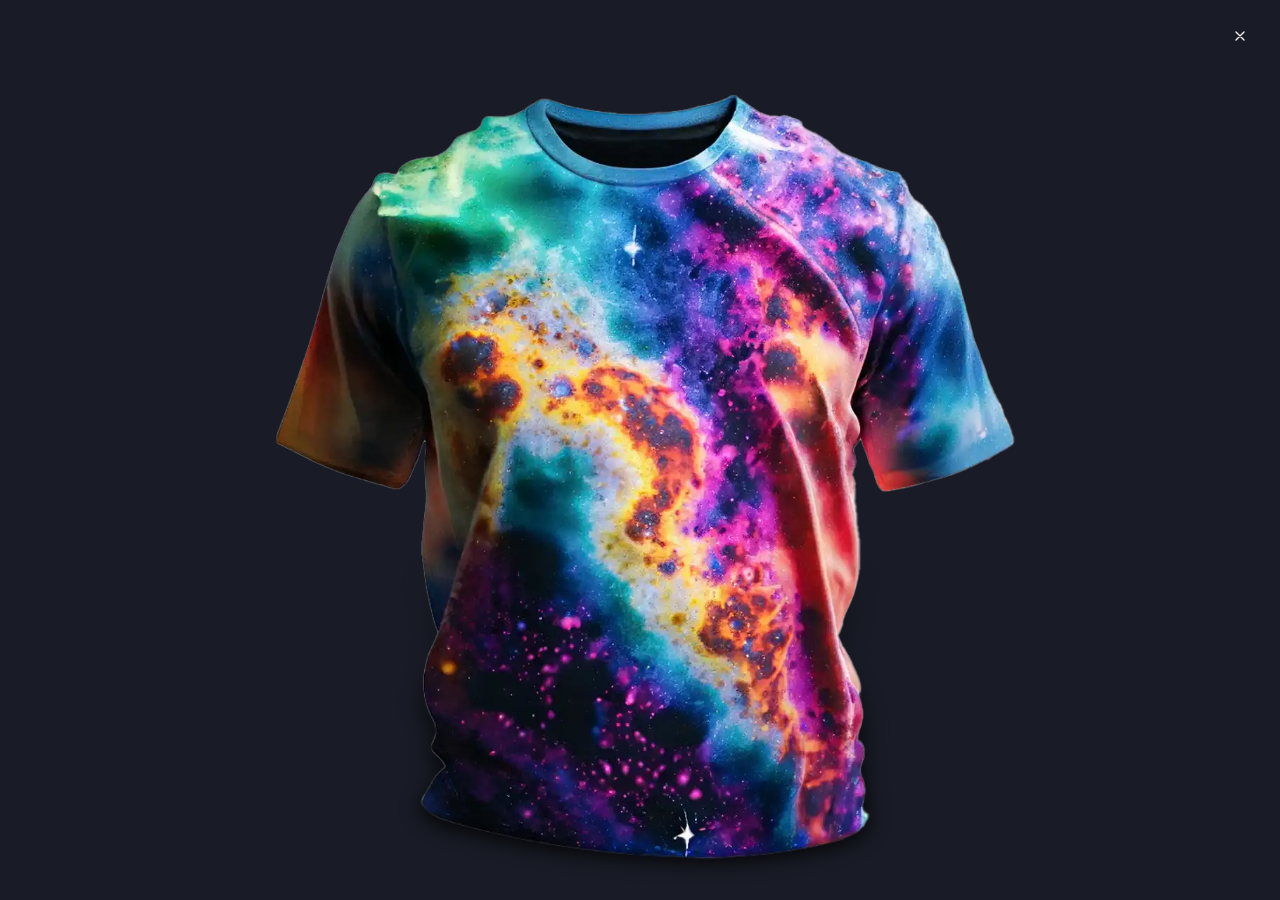
<file: images/nebulix-tshirt-2/index.html>
<!DOCTYPE html><html lang="en" data-pagefind-ignore="all"> <head><!-- Global Metadata --><meta charset="utf-8"><meta name="viewport" content="width=device-width,initial-scale=1"><link rel="icon" type="image/svg+xml" href="/favicon.svg"><meta name="generator" content="Astro v4.1.2"><!-- Canonical URL --><link rel="canonical" data-pagefind-meta="url[href]" href="https://021498.com/images/nebulix-tshirt-2/"><!-- Primary Meta Tags --><title>Nebulix Tshirt 2 | 021498.com</title><meta name="title" content="Nebulix Tshirt 2 | 021498.com"><meta name="description" content="Image: Nebulix Tshirt 2"><!-- Open Graph / Facebook --><meta property="og:type" content="website"><meta property="og:url" content="https://021498.com/images/nebulix-tshirt-2/"><meta property="og:title" content="Nebulix Tshirt 2"><meta property="og:description" content="Image: Nebulix Tshirt 2"><!-- Twitter --><meta property="twitter:card" content="summary_large_image"><meta property="twitter:url" content="https://021498.com/images/nebulix-tshirt-2/"><meta property="twitter:title" content="Nebulix Tshirt 2"><meta property="twitter:description" content="Image: Nebulix Tshirt 2"><script>
  const setDarkMode = () => {
    if (localStorage.getItem("color-scheme") === "dark") {
      document.querySelector("html").dataset.theme = "dark";
    }
    if (localStorage.getItem("color-scheme") === "light") {
      document.querySelector("html").dataset.theme = "light";
    }
    if (!localStorage.getItem("color-scheme")) {
      let theme = window.matchMedia("(prefers-color-scheme: dark)").matches
        ? "dark"
        : "light";
      localStorage.setItem("color-scheme", theme);
      document.querySelector("html").dataset.theme = theme;
    }
  };
  setDarkMode();
  document.addEventListener("astro:after-swap", setDarkMode);
</script><meta name="astro-view-transitions-enabled" content="true"><meta name="astro-view-transitions-fallback" content="swap"><script src="/scroll-timeline.js" defer></script><style>*,:before,:after{box-sizing:border-box;border-width:0;border-style:solid;border-color:#e5e7eb}:before,:after{--tw-content: ""}html,:host{line-height:1.5;-webkit-text-size-adjust:100%;-moz-tab-size:4;-o-tab-size:4;tab-size:4;font-family:Inter Tight Variable,Helvetica,Verdana,sans-serif;font-feature-settings:normal;font-variation-settings:normal;-webkit-tap-highlight-color:transparent}body{margin:0;line-height:inherit}hr{height:0;color:inherit;border-top-width:1px}abbr:where([title]){-webkit-text-decoration:underline dotted;text-decoration:underline dotted}h1,h2,h3,h4,h5,h6{font-size:inherit;font-weight:inherit}a{color:inherit;text-decoration:inherit}b,strong{font-weight:bolder}code,kbd,samp,pre{font-family:ui-monospace,SFMono-Regular,Menlo,Monaco,Consolas,Liberation Mono,Courier New,monospace;font-feature-settings:normal;font-variation-settings:normal;font-size:1em}small{font-size:80%}sub,sup{font-size:75%;line-height:0;position:relative;vertical-align:baseline}sub{bottom:-.25em}sup{top:-.5em}table{text-indent:0;border-color:inherit;border-collapse:collapse}button,input,optgroup,select,textarea{font-family:inherit;font-feature-settings:inherit;font-variation-settings:inherit;font-size:100%;font-weight:inherit;line-height:inherit;color:inherit;margin:0;padding:0}button,select{text-transform:none}button,[type=button],[type=reset],[type=submit]{-webkit-appearance:button;background-color:transparent;background-image:none}:-moz-focusring{outline:auto}:-moz-ui-invalid{box-shadow:none}progress{vertical-align:baseline}::-webkit-inner-spin-button,::-webkit-outer-spin-button{height:auto}[type=search]{-webkit-appearance:textfield;outline-offset:-2px}::-webkit-search-decoration{-webkit-appearance:none}::-webkit-file-upload-button{-webkit-appearance:button;font:inherit}summary{display:list-item}blockquote,dl,dd,h1,h2,h3,h4,h5,h6,hr,figure,p,pre{margin:0}fieldset{margin:0;padding:0}legend{padding:0}ol,ul,menu{list-style:none;margin:0;padding:0}dialog{padding:0}textarea{resize:vertical}input::-moz-placeholder,textarea::-moz-placeholder{opacity:1;color:#9ca3af}input::placeholder,textarea::placeholder{opacity:1;color:#9ca3af}button,[role=button]{cursor:pointer}:disabled{cursor:default}img,svg,video,canvas,audio,iframe,embed,object{display:block;vertical-align:middle}img,video{max-width:100%;height:auto}[hidden]{display:none}html{font-size:16px}*,:before,:after{--tw-border-spacing-x: 0;--tw-border-spacing-y: 0;--tw-translate-x: 0;--tw-translate-y: 0;--tw-rotate: 0;--tw-skew-x: 0;--tw-skew-y: 0;--tw-scale-x: 1;--tw-scale-y: 1;--tw-pan-x: ;--tw-pan-y: ;--tw-pinch-zoom: ;--tw-scroll-snap-strictness: proximity;--tw-gradient-from-position: ;--tw-gradient-via-position: ;--tw-gradient-to-position: ;--tw-ordinal: ;--tw-slashed-zero: ;--tw-numeric-figure: ;--tw-numeric-spacing: ;--tw-numeric-fraction: ;--tw-ring-inset: ;--tw-ring-offset-width: 0px;--tw-ring-offset-color: #fff;--tw-ring-color: rgb(59 130 246 / .5);--tw-ring-offset-shadow: 0 0 #0000;--tw-ring-shadow: 0 0 #0000;--tw-shadow: 0 0 #0000;--tw-shadow-colored: 0 0 #0000;--tw-blur: ;--tw-brightness: ;--tw-contrast: ;--tw-grayscale: ;--tw-hue-rotate: ;--tw-invert: ;--tw-saturate: ;--tw-sepia: ;--tw-drop-shadow: ;--tw-backdrop-blur: ;--tw-backdrop-brightness: ;--tw-backdrop-contrast: ;--tw-backdrop-grayscale: ;--tw-backdrop-hue-rotate: ;--tw-backdrop-invert: ;--tw-backdrop-opacity: ;--tw-backdrop-saturate: ;--tw-backdrop-sepia: }::backdrop{--tw-border-spacing-x: 0;--tw-border-spacing-y: 0;--tw-translate-x: 0;--tw-translate-y: 0;--tw-rotate: 0;--tw-skew-x: 0;--tw-skew-y: 0;--tw-scale-x: 1;--tw-scale-y: 1;--tw-pan-x: ;--tw-pan-y: ;--tw-pinch-zoom: ;--tw-scroll-snap-strictness: proximity;--tw-gradient-from-position: ;--tw-gradient-via-position: ;--tw-gradient-to-position: ;--tw-ordinal: ;--tw-slashed-zero: ;--tw-numeric-figure: ;--tw-numeric-spacing: ;--tw-numeric-fraction: ;--tw-ring-inset: ;--tw-ring-offset-width: 0px;--tw-ring-offset-color: #fff;--tw-ring-color: rgb(59 130 246 / .5);--tw-ring-offset-shadow: 0 0 #0000;--tw-ring-shadow: 0 0 #0000;--tw-shadow: 0 0 #0000;--tw-shadow-colored: 0 0 #0000;--tw-blur: ;--tw-brightness: ;--tw-contrast: ;--tw-grayscale: ;--tw-hue-rotate: ;--tw-invert: ;--tw-saturate: ;--tw-sepia: ;--tw-drop-shadow: ;--tw-backdrop-blur: ;--tw-backdrop-brightness: ;--tw-backdrop-contrast: ;--tw-backdrop-grayscale: ;--tw-backdrop-hue-rotate: ;--tw-backdrop-invert: ;--tw-backdrop-opacity: ;--tw-backdrop-saturate: ;--tw-backdrop-sepia: }.container{width:100%}@media (min-width: 500px){.container{max-width:500px}}@media (min-width: 640px){.container{max-width:640px}}@media (min-width: 768px){.container{max-width:768px}}@media (min-width: 1024px){.container{max-width:1024px}}@media (min-width: 1280px){.container{max-width:1280px}}@media (min-width: 1536px){.container{max-width:1536px}}.pointer-events-none{pointer-events:none}.pointer-events-auto{pointer-events:auto}.visible{visibility:visible}.fixed{position:fixed}.absolute{position:absolute}.relative{position:relative}.sticky{position:sticky}.inset-0{inset:0}.-right-2{right:-.5rem}.-right-3{right:-.75rem}.-top-3{top:-.75rem}.bottom-0{bottom:0}.bottom-1\/2{bottom:50%}.left-0{left:0}.right-0{right:0}.right-2{right:.5rem}.right-4{right:1rem}.right-5{right:1.25rem}.top-0{top:0}.top-2{top:.5rem}.top-3{top:.75rem}.top-4{top:1rem}.top-8{top:2rem}.isolate{isolation:isolate}.-z-10{z-index:-10}.-z-50{z-index:-50}.z-0{z-index:0}.z-10{z-index:10}.z-20{z-index:20}.z-40{z-index:40}.z-50{z-index:50}.col-start-1{grid-column-start:1}.col-start-2{grid-column-start:2}.row-start-1{grid-row-start:1}.m-4{margin:1rem}.mx-auto{margin-left:auto;margin-right:auto}.my-0{margin-top:0;margin-bottom:0}.my-10{margin-top:2.5rem;margin-bottom:2.5rem}.my-20{margin-top:5rem;margin-bottom:5rem}.my-4{margin-top:1rem;margin-bottom:1rem}.my-8{margin-top:2rem;margin-bottom:2rem}.my-auto{margin-top:auto;margin-bottom:auto}.-mb-14{margin-bottom:-3.5rem}.-ml-1{margin-left:-.25rem}.-mr-4{margin-right:-1rem}.mb-0{margin-bottom:0}.mb-14{margin-bottom:3.5rem}.mb-8{margin-bottom:2rem}.mb-auto{margin-bottom:auto}.ml-auto{margin-left:auto}.mr-2{margin-right:.5rem}.mt-2{margin-top:.5rem}.mt-3{margin-top:.75rem}.mt-4{margin-top:1rem}.mt-8{margin-top:2rem}.mt-auto{margin-top:auto}.line-clamp-1{overflow:hidden;display:-webkit-box;-webkit-box-orient:vertical;-webkit-line-clamp:1}.line-clamp-2{overflow:hidden;display:-webkit-box;-webkit-box-orient:vertical;-webkit-line-clamp:2}.line-clamp-3{overflow:hidden;display:-webkit-box;-webkit-box-orient:vertical;-webkit-line-clamp:3}.block{display:block}.inline-block{display:inline-block}.flex{display:flex}.inline-flex{display:inline-flex}.grid{display:grid}.hidden{display:none}.aspect-square{aspect-ratio:1 / 1}.aspect-video{aspect-ratio:16 / 9}.h-10{height:2.5rem}.h-14{height:3.5rem}.h-20{height:5rem}.h-3{height:.75rem}.h-4{height:1rem}.h-40{height:10rem}.h-6{height:1.5rem}.h-8{height:2rem}.h-auto{height:auto}.h-fit{height:-moz-fit-content;height:fit-content}.h-full{height:100%}.h-screen{height:100vh}.max-h-0{max-height:0px}.max-h-screen{max-height:100vh}.min-h-\[1\.2rem\]{min-height:1.2rem}.min-h-full{min-height:100%}.w-10{width:2.5rem}.w-14{width:3.5rem}.w-20{width:5rem}.w-3{width:.75rem}.w-4{width:1rem}.w-40{width:10rem}.w-5{width:1.25rem}.w-6{width:1.5rem}.w-7{width:1.75rem}.w-8{width:2rem}.w-full{width:100%}.min-w-\[120px\]{min-width:120px}.min-w-\[12rem\]{min-width:12rem}.min-w-\[290px\]{min-width:290px}.max-w-2xl{max-width:42rem}.max-w-3xl{max-width:48rem}.max-w-\[12rem\]{max-width:12rem}.max-w-full{max-width:100%}.max-w-md{max-width:28rem}.max-w-sm{max-width:24rem}.max-w-xs{max-width:20rem}.flex-1{flex:1 1 0%}.flex-shrink{flex-shrink:1}.flex-shrink-0{flex-shrink:0}.shrink{flex-shrink:1}.shrink-0{flex-shrink:0}.grow{flex-grow:1}.grow-0{flex-grow:0}.origin-\[0\]{transform-origin:0}.-translate-y-9{--tw-translate-y: -2.25rem;transform:translate(var(--tw-translate-x),var(--tw-translate-y)) rotate(var(--tw-rotate)) skew(var(--tw-skew-x)) skewY(var(--tw-skew-y)) scaleX(var(--tw-scale-x)) scaleY(var(--tw-scale-y))}.translate-y-10{--tw-translate-y: 2.5rem;transform:translate(var(--tw-translate-x),var(--tw-translate-y)) rotate(var(--tw-rotate)) skew(var(--tw-skew-x)) skewY(var(--tw-skew-y)) scaleX(var(--tw-scale-x)) scaleY(var(--tw-scale-y))}.scale-75{--tw-scale-x: .75;--tw-scale-y: .75;transform:translate(var(--tw-translate-x),var(--tw-translate-y)) rotate(var(--tw-rotate)) skew(var(--tw-skew-x)) skewY(var(--tw-skew-y)) scaleX(var(--tw-scale-x)) scaleY(var(--tw-scale-y))}.transform{transform:translate(var(--tw-translate-x),var(--tw-translate-y)) rotate(var(--tw-rotate)) skew(var(--tw-skew-x)) skewY(var(--tw-skew-y)) scaleX(var(--tw-scale-x)) scaleY(var(--tw-scale-y))}.cursor-pointer{cursor:pointer}.scroll-m-0{scroll-margin:0px}.scroll-m-8{scroll-margin:2rem}.scroll-mt-20{scroll-margin-top:5rem}.auto-rows-min{grid-auto-rows:min-content}.grid-cols-1{grid-template-columns:repeat(1,minmax(0,1fr))}.grid-cols-2{grid-template-columns:repeat(2,minmax(0,1fr))}.grid-rows-1{grid-template-rows:repeat(1,minmax(0,1fr))}.flex-col{flex-direction:column}.flex-wrap{flex-wrap:wrap}.flex-nowrap{flex-wrap:nowrap}.place-items-start{place-items:start}.place-items-center{place-items:center}.content-center{align-content:center}.content-start{align-content:flex-start}.content-end{align-content:flex-end}.items-start{align-items:flex-start}.items-end{align-items:flex-end}.items-center{align-items:center}.items-stretch{align-items:stretch}.justify-start{justify-content:flex-start}.justify-end{justify-content:flex-end}.justify-center{justify-content:center}.justify-between{justify-content:space-between}.justify-stretch{justify-content:stretch}.gap-0{gap:0px}.gap-1{gap:.25rem}.gap-1\.5{gap:.375rem}.gap-10{gap:2.5rem}.gap-14{gap:3.5rem}.gap-2{gap:.5rem}.gap-20{gap:5rem}.gap-4{gap:1rem}.gap-5{gap:1.25rem}.gap-6{gap:1.5rem}.gap-8{gap:2rem}.gap-x-4{-moz-column-gap:1rem;column-gap:1rem}.gap-y-8{row-gap:2rem}.space-y-1>:not([hidden])~:not([hidden]){--tw-space-y-reverse: 0;margin-top:calc(.25rem * calc(1 - var(--tw-space-y-reverse)));margin-bottom:calc(.25rem * var(--tw-space-y-reverse))}.space-y-3>:not([hidden])~:not([hidden]){--tw-space-y-reverse: 0;margin-top:calc(.75rem * calc(1 - var(--tw-space-y-reverse)));margin-bottom:calc(.75rem * var(--tw-space-y-reverse))}.overflow-hidden{overflow:hidden}.overflow-x-hidden{overflow-x:hidden}.overflow-y-scroll{overflow-y:scroll}.rounded-2xl{border-radius:1rem}.rounded-full{border-radius:9999px}.rounded-md{border-radius:.375rem}.border{border-width:1px}.border-0{border-width:0px}.border-2{border-width:2px}.border-t-2{border-top-width:2px}.border-current{border-color:currentColor}.border-transparent{border-color:transparent}.bg-\[\#38bdf8\]{--tw-bg-opacity: 1;background-color:rgb(56 189 248 / var(--tw-bg-opacity))}.bg-\[\#fc0\]{--tw-bg-opacity: 1;background-color:rgb(255 204 0 / var(--tw-bg-opacity))}.bg-black{--tw-bg-opacity: 1;background-color:rgb(0 0 0 / var(--tw-bg-opacity))}.bg-dark{--tw-bg-opacity: 1;background-color:rgb(var(--color-dark) / var(--tw-bg-opacity))}.bg-primary{--tw-bg-opacity: 1;background-color:rgb(var(--color-primary) / var(--tw-bg-opacity))}.bg-slate-200{--tw-bg-opacity: 1;background-color:rgb(226 232 240 / var(--tw-bg-opacity))}.bg-transparent{background-color:transparent}.bg-white{--tw-bg-opacity: 1;background-color:rgb(255 255 255 / var(--tw-bg-opacity))}.bg-opacity-10{--tw-bg-opacity: .1}.bg-opacity-20{--tw-bg-opacity: .2}.bg-opacity-40{--tw-bg-opacity: .4}.bg-opacity-50{--tw-bg-opacity: .5}.bg-opacity-70{--tw-bg-opacity: .7}.fill-white{fill:#fff}.p-2{padding:.5rem}.p-8{padding:2rem}.px-1{padding-left:.25rem;padding-right:.25rem}.px-2{padding-left:.5rem;padding-right:.5rem}.px-3{padding-left:.75rem;padding-right:.75rem}.px-4{padding-left:1rem;padding-right:1rem}.px-5{padding-left:1.25rem;padding-right:1.25rem}.px-8{padding-left:2rem;padding-right:2rem}.py-0{padding-top:0;padding-bottom:0}.py-0\.5{padding-top:.125rem;padding-bottom:.125rem}.py-1{padding-top:.25rem;padding-bottom:.25rem}.py-10{padding-top:2.5rem;padding-bottom:2.5rem}.py-2{padding-top:.5rem;padding-bottom:.5rem}.py-2\.5{padding-top:.625rem;padding-bottom:.625rem}.py-20{padding-top:5rem;padding-bottom:5rem}.py-3{padding-top:.75rem;padding-bottom:.75rem}.py-4{padding-top:1rem;padding-bottom:1rem}.py-8{padding-top:2rem;padding-bottom:2rem}.pb-10{padding-bottom:2.5rem}.pb-14{padding-bottom:3.5rem}.pb-2{padding-bottom:.5rem}.pb-20{padding-bottom:5rem}.pb-32{padding-bottom:8rem}.pb-4{padding-bottom:1rem}.pb-5{padding-bottom:1.25rem}.pb-8{padding-bottom:2rem}.pl-1{padding-left:.25rem}.pl-4{padding-left:1rem}.pr-4{padding-right:1rem}.pt-1{padding-top:.25rem}.pt-10{padding-top:2.5rem}.pt-14{padding-top:3.5rem}.pt-2{padding-top:.5rem}.pt-20{padding-top:5rem}.pt-4{padding-top:1rem}.pt-8{padding-top:2rem}.text-left{text-align:left}.text-center{text-align:center}.text-right{text-align:right}.text-2xl{font-size:1.5rem;line-height:2rem}.text-4xl{font-size:2.25rem;line-height:2.5rem}.text-lg{font-size:1.125rem;line-height:1.75rem}.text-sm{font-size:.875rem;line-height:1.25rem}.text-xs{font-size:.75rem;line-height:1rem}.font-bold{font-weight:700}.font-light{font-weight:300}.font-normal{font-weight:400}.font-semibold{font-weight:600}.uppercase{text-transform:uppercase}.leading-none{line-height:1}.tracking-tight{letter-spacing:-.025em}.tracking-wide{letter-spacing:.025em}.tracking-wider{letter-spacing:.05em}.tracking-widest{letter-spacing:.1em}.text-black{--tw-text-opacity: 1;color:rgb(0 0 0 / var(--tw-text-opacity))}.text-danger{--tw-text-opacity: 1;color:rgb(var(--color-danger) / var(--tw-text-opacity))}.text-dark{--tw-text-opacity: 1;color:rgb(var(--color-dark) / var(--tw-text-opacity))}.text-light{--tw-text-opacity: 1;color:rgb(var(--color-light) / var(--tw-text-opacity))}.text-primary{--tw-text-opacity: 1;color:rgb(var(--color-primary) / var(--tw-text-opacity))}.text-warning{--tw-text-opacity: 1;color:rgb(var(--color-warning) / var(--tw-text-opacity))}.text-white{--tw-text-opacity: 1;color:rgb(255 255 255 / var(--tw-text-opacity))}.underline{text-decoration-line:underline}.line-through{text-decoration-line:line-through}.opacity-0{opacity:0}.opacity-100{opacity:1}.opacity-50{opacity:.5}.opacity-60{opacity:.6}.opacity-70{opacity:.7}.opacity-80{opacity:.8}.opacity-90{opacity:.9}.shadow-inset-s{--tw-shadow: inset 2px 2px 30px -10px rgba(0, 0, 0, .4);--tw-shadow-colored: inset 2px 2px 30px -10px var(--tw-shadow-color);box-shadow:var(--tw-ring-offset-shadow, 0 0 #0000),var(--tw-ring-shadow, 0 0 #0000),var(--tw-shadow)}.shadow-lg{--tw-shadow: 0 10px 15px -3px rgb(0 0 0 / .1), 0 4px 6px -4px rgb(0 0 0 / .1);--tw-shadow-colored: 0 10px 15px -3px var(--tw-shadow-color), 0 4px 6px -4px var(--tw-shadow-color);box-shadow:var(--tw-ring-offset-shadow, 0 0 #0000),var(--tw-ring-shadow, 0 0 #0000),var(--tw-shadow)}.shadow-md{--tw-shadow: 0 4px 6px -1px rgb(0 0 0 / .1), 0 2px 4px -2px rgb(0 0 0 / .1);--tw-shadow-colored: 0 4px 6px -1px var(--tw-shadow-color), 0 2px 4px -2px var(--tw-shadow-color);box-shadow:var(--tw-ring-offset-shadow, 0 0 #0000),var(--tw-ring-shadow, 0 0 #0000),var(--tw-shadow)}.shadow-xl{--tw-shadow: 0 20px 25px -5px rgb(0 0 0 / .1), 0 8px 10px -6px rgb(0 0 0 / .1);--tw-shadow-colored: 0 20px 25px -5px var(--tw-shadow-color), 0 8px 10px -6px var(--tw-shadow-color);box-shadow:var(--tw-ring-offset-shadow, 0 0 #0000),var(--tw-ring-shadow, 0 0 #0000),var(--tw-shadow)}.filter{filter:var(--tw-blur) var(--tw-brightness) var(--tw-contrast) var(--tw-grayscale) var(--tw-hue-rotate) var(--tw-invert) var(--tw-saturate) var(--tw-sepia) var(--tw-drop-shadow)}.backdrop-blur-sm{--tw-backdrop-blur: blur(4px);-webkit-backdrop-filter:var(--tw-backdrop-blur) var(--tw-backdrop-brightness) var(--tw-backdrop-contrast) var(--tw-backdrop-grayscale) var(--tw-backdrop-hue-rotate) var(--tw-backdrop-invert) var(--tw-backdrop-opacity) var(--tw-backdrop-saturate) var(--tw-backdrop-sepia);backdrop-filter:var(--tw-backdrop-blur) var(--tw-backdrop-brightness) var(--tw-backdrop-contrast) var(--tw-backdrop-grayscale) var(--tw-backdrop-hue-rotate) var(--tw-backdrop-invert) var(--tw-backdrop-opacity) var(--tw-backdrop-saturate) var(--tw-backdrop-sepia)}.backdrop-opacity-50{--tw-backdrop-opacity: opacity(.5);-webkit-backdrop-filter:var(--tw-backdrop-blur) var(--tw-backdrop-brightness) var(--tw-backdrop-contrast) var(--tw-backdrop-grayscale) var(--tw-backdrop-hue-rotate) var(--tw-backdrop-invert) var(--tw-backdrop-opacity) var(--tw-backdrop-saturate) var(--tw-backdrop-sepia);backdrop-filter:var(--tw-backdrop-blur) var(--tw-backdrop-brightness) var(--tw-backdrop-contrast) var(--tw-backdrop-grayscale) var(--tw-backdrop-hue-rotate) var(--tw-backdrop-invert) var(--tw-backdrop-opacity) var(--tw-backdrop-saturate) var(--tw-backdrop-sepia)}.transition{transition-property:color,background-color,border-color,text-decoration-color,fill,stroke,opacity,box-shadow,transform,filter,-webkit-backdrop-filter;transition-property:color,background-color,border-color,text-decoration-color,fill,stroke,opacity,box-shadow,transform,filter,backdrop-filter;transition-property:color,background-color,border-color,text-decoration-color,fill,stroke,opacity,box-shadow,transform,filter,backdrop-filter,-webkit-backdrop-filter;transition-timing-function:cubic-bezier(.4,0,.2,1);transition-duration:.15s}.transition-all{transition-property:all;transition-timing-function:cubic-bezier(.4,0,.2,1);transition-duration:.15s}.transition-colors{transition-property:color,background-color,border-color,text-decoration-color,fill,stroke;transition-timing-function:cubic-bezier(.4,0,.2,1);transition-duration:.15s}.transition-opacity{transition-property:opacity;transition-timing-function:cubic-bezier(.4,0,.2,1);transition-duration:.15s}.transition-transform{transition-property:transform;transition-timing-function:cubic-bezier(.4,0,.2,1);transition-duration:.15s}.duration-1000{transition-duration:1s}.duration-300{transition-duration:.3s}.duration-500{transition-duration:.5s}.ease-in{transition-timing-function:cubic-bezier(.4,0,1,1)}.\@container{container-type:inline-size}.before\:absolute:before{content:var(--tw-content);position:absolute}.before\:inset-y-4:before{content:var(--tw-content);top:1rem;bottom:1rem}.before\:left-0:before{content:var(--tw-content);left:0}.before\:border-l-2:before{content:var(--tw-content);border-left-width:2px}.before\:border-primary:before{content:var(--tw-content);--tw-border-opacity: 1;border-color:rgb(var(--color-primary) / var(--tw-border-opacity))}.before\:border-opacity-50:before{content:var(--tw-content);--tw-border-opacity: .5}.after\:bg-no-repeat:after{content:var(--tw-content);background-repeat:no-repeat}.after\:blur-sm:after{content:var(--tw-content);--tw-blur: blur(4px);filter:var(--tw-blur) var(--tw-brightness) var(--tw-contrast) var(--tw-grayscale) var(--tw-hue-rotate) var(--tw-invert) var(--tw-saturate) var(--tw-sepia) var(--tw-drop-shadow)}.hover\:-translate-y-1:hover{--tw-translate-y: -.25rem;transform:translate(var(--tw-translate-x),var(--tw-translate-y)) rotate(var(--tw-rotate)) skew(var(--tw-skew-x)) skewY(var(--tw-skew-y)) scaleX(var(--tw-scale-x)) scaleY(var(--tw-scale-y))}.hover\:scale-105:hover{--tw-scale-x: 1.05;--tw-scale-y: 1.05;transform:translate(var(--tw-translate-x),var(--tw-translate-y)) rotate(var(--tw-rotate)) skew(var(--tw-skew-x)) skewY(var(--tw-skew-y)) scaleX(var(--tw-scale-x)) scaleY(var(--tw-scale-y))}.hover\:scale-110:hover{--tw-scale-x: 1.1;--tw-scale-y: 1.1;transform:translate(var(--tw-translate-x),var(--tw-translate-y)) rotate(var(--tw-rotate)) skew(var(--tw-skew-x)) skewY(var(--tw-skew-y)) scaleX(var(--tw-scale-x)) scaleY(var(--tw-scale-y))}.hover\:border-current:hover{border-color:currentColor}.hover\:bg-dark:hover{--tw-bg-opacity: 1;background-color:rgb(var(--color-dark) / var(--tw-bg-opacity))}.hover\:bg-opacity-10:hover{--tw-bg-opacity: .1}.hover\:bg-opacity-60:hover{--tw-bg-opacity: .6}.hover\:text-light:hover{--tw-text-opacity: 1;color:rgb(var(--color-light) / var(--tw-text-opacity))}.hover\:text-primary:hover{--tw-text-opacity: 1;color:rgb(var(--color-primary) / var(--tw-text-opacity))}.hover\:underline:hover{text-decoration-line:underline}.hover\:opacity-100:hover{opacity:1}.hover\:duration-\[1s\]:hover{transition-duration:1s}.group:hover .group-hover\:max-h-40{max-height:10rem}.group:hover .group-hover\:-translate-y-1{--tw-translate-y: -.25rem;transform:translate(var(--tw-translate-x),var(--tw-translate-y)) rotate(var(--tw-rotate)) skew(var(--tw-skew-x)) skewY(var(--tw-skew-y)) scaleX(var(--tw-scale-x)) scaleY(var(--tw-scale-y))}.group:hover .group-hover\:scale-105{--tw-scale-x: 1.05;--tw-scale-y: 1.05;transform:translate(var(--tw-translate-x),var(--tw-translate-y)) rotate(var(--tw-rotate)) skew(var(--tw-skew-x)) skewY(var(--tw-skew-y)) scaleX(var(--tw-scale-x)) scaleY(var(--tw-scale-y))}.group:hover .group-hover\:scale-110{--tw-scale-x: 1.1;--tw-scale-y: 1.1;transform:translate(var(--tw-translate-x),var(--tw-translate-y)) rotate(var(--tw-rotate)) skew(var(--tw-skew-x)) skewY(var(--tw-skew-y)) scaleX(var(--tw-scale-x)) scaleY(var(--tw-scale-y))}.group:hover .group-hover\:scale-125{--tw-scale-x: 1.25;--tw-scale-y: 1.25;transform:translate(var(--tw-translate-x),var(--tw-translate-y)) rotate(var(--tw-rotate)) skew(var(--tw-skew-x)) skewY(var(--tw-skew-y)) scaleX(var(--tw-scale-x)) scaleY(var(--tw-scale-y))}.group:hover .group-hover\:text-primary{--tw-text-opacity: 1;color:rgb(var(--color-primary) / var(--tw-text-opacity))}.group:hover .group-hover\:opacity-100{opacity:1}.group:hover .group-hover\:opacity-50{opacity:.5}.group:hover .group-hover\:duration-\[2s\]{transition-duration:2s}.group:hover .group-hover\:duration-\[3s\]{transition-duration:3s}.group:hover .group-hover\:duration-\[6s\]{transition-duration:6s}.peer:-moz-placeholder-shown~.peer-placeholder-shown\:left-4{left:1rem}.peer:placeholder-shown~.peer-placeholder-shown\:left-4{left:1rem}.peer:-moz-placeholder-shown~.peer-placeholder-shown\:translate-y-0{--tw-translate-y: 0px;transform:translate(var(--tw-translate-x),var(--tw-translate-y)) rotate(var(--tw-rotate)) skew(var(--tw-skew-x)) skewY(var(--tw-skew-y)) scaleX(var(--tw-scale-x)) scaleY(var(--tw-scale-y))}.peer:placeholder-shown~.peer-placeholder-shown\:translate-y-0{--tw-translate-y: 0px;transform:translate(var(--tw-translate-x),var(--tw-translate-y)) rotate(var(--tw-rotate)) skew(var(--tw-skew-x)) skewY(var(--tw-skew-y)) scaleX(var(--tw-scale-x)) scaleY(var(--tw-scale-y))}.peer:-moz-placeholder-shown~.peer-placeholder-shown\:scale-100{--tw-scale-x: 1;--tw-scale-y: 1;transform:translate(var(--tw-translate-x),var(--tw-translate-y)) rotate(var(--tw-rotate)) skew(var(--tw-skew-x)) skewY(var(--tw-skew-y)) scaleX(var(--tw-scale-x)) scaleY(var(--tw-scale-y))}.peer:placeholder-shown~.peer-placeholder-shown\:scale-100{--tw-scale-x: 1;--tw-scale-y: 1;transform:translate(var(--tw-translate-x),var(--tw-translate-y)) rotate(var(--tw-rotate)) skew(var(--tw-skew-x)) skewY(var(--tw-skew-y)) scaleX(var(--tw-scale-x)) scaleY(var(--tw-scale-y))}.peer:focus~.peer-focus\:left-0{left:0}.peer:focus~.peer-focus\:-translate-y-9{--tw-translate-y: -2.25rem;transform:translate(var(--tw-translate-x),var(--tw-translate-y)) rotate(var(--tw-rotate)) skew(var(--tw-skew-x)) skewY(var(--tw-skew-y)) scaleX(var(--tw-scale-x)) scaleY(var(--tw-scale-y))}.peer:focus~.peer-focus\:scale-75{--tw-scale-x: .75;--tw-scale-y: .75;transform:translate(var(--tw-translate-x),var(--tw-translate-y)) rotate(var(--tw-rotate)) skew(var(--tw-skew-x)) skewY(var(--tw-skew-y)) scaleX(var(--tw-scale-x)) scaleY(var(--tw-scale-y))}.peer:focus~.peer-focus\:text-primary{--tw-text-opacity: 1;color:rgb(var(--color-primary) / var(--tw-text-opacity))}@container (min-width: 28rem){.\@md\:absolute{position:absolute}.\@md\:pr-8{padding-right:2rem}}@container (min-width: 32rem){.\@lg\:gap-8{gap:2rem}.\@lg\:pb-20{padding-bottom:5rem}}@container (min-width: 36rem){.\@xl\:flex{display:flex}.\@xl\:h-full{height:100%}.\@xl\:w-\[16rem\]{width:16rem}}@container (min-width: 42rem){.\@2xl\:w-\[31\%\]{width:31%}.\@2xl\:columns-2{-moz-columns:2;columns:2}}:is([data-theme=dark] .dark\:bg-black){--tw-bg-opacity: 1;background-color:rgb(0 0 0 / var(--tw-bg-opacity))}:is([data-theme=dark] .dark\:bg-slate-800){--tw-bg-opacity: 1;background-color:rgb(30 41 59 / var(--tw-bg-opacity))}:is([data-theme=dark] .dark\:bg-slate-900){--tw-bg-opacity: 1;background-color:rgb(15 23 42 / var(--tw-bg-opacity))}:is([data-theme=dark] .dark\:text-white){--tw-text-opacity: 1;color:rgb(255 255 255 / var(--tw-text-opacity))}@media (min-width: 640px){.sm\:ml-auto{margin-left:auto}.sm\:flex{display:flex}.sm\:h-screen{height:100vh}.sm\:max-w-\[14rem\]{max-width:14rem}.sm\:max-w-md{max-width:28rem}.sm\:grid-cols-3{grid-template-columns:repeat(3,minmax(0,1fr))}.sm\:justify-start{justify-content:flex-start}.sm\:justify-between{justify-content:space-between}.sm\:py-20{padding-top:5rem;padding-bottom:5rem}.sm\:pt-0{padding-top:0}.sm\:text-left{text-align:left}.sm\:text-right{text-align:right}}@media (min-width: 768px){.md\:sticky{position:sticky}.md\:bottom-0{bottom:0}.md\:top-14{top:3.5rem}.md\:-ml-4{margin-left:-1rem}.md\:mr-0{margin-right:0}.md\:block{display:block}.md\:flex{display:flex}.md\:hidden{display:none}.md\:min-h-\[85vh\]{min-height:85vh}.md\:max-w-2xl{max-width:42rem}.md\:grid-cols-2{grid-template-columns:repeat(2,minmax(0,1fr))}.md\:p-14{padding:3.5rem}.md\:p-4{padding:1rem}.md\:pl-0{padding-left:0}.md\:pr-8{padding-right:2rem}.md\:text-5xl{font-size:3rem;line-height:1}}@media (min-width: 1024px){.lg\:w-1\/3{width:33.333333%}.lg\:w-2\/3{width:66.666667%}.lg\:grid-cols-4{grid-template-columns:repeat(4,minmax(0,1fr))}.lg\:flex-row{flex-direction:row}.lg\:items-start{align-items:flex-start}.lg\:space-y-0>:not([hidden])~:not([hidden]){--tw-space-y-reverse: 0;margin-top:calc(0px * calc(1 - var(--tw-space-y-reverse)));margin-bottom:calc(0px * var(--tw-space-y-reverse))}.lg\:text-left{text-align:left}}@media (min-width: 1536px){.\32xl\:gap-14{gap:3.5rem}}
.astro-route-announcer{position:absolute;left:0;top:0;clip:rect(0 0 0 0);-webkit-clip-path:inset(50%);clip-path:inset(50%);overflow:hidden;white-space:nowrap;width:1px;height:1px}*,:before,:after{box-sizing:border-box;border-width:0;border-style:solid;border-color:#e5e7eb}:before,:after{--tw-content: ""}html,:host{line-height:1.5;-webkit-text-size-adjust:100%;-moz-tab-size:4;-o-tab-size:4;tab-size:4;font-family:Inter Tight Variable,Helvetica,Verdana,sans-serif;font-feature-settings:normal;font-variation-settings:normal;-webkit-tap-highlight-color:transparent}body{margin:0;line-height:inherit}hr{height:0;color:inherit;border-top-width:1px}abbr:where([title]){-webkit-text-decoration:underline dotted;text-decoration:underline dotted}h1,h2,h3,h4,h5,h6{font-size:inherit;font-weight:inherit}a{color:inherit;text-decoration:inherit}b,strong{font-weight:bolder}code,kbd,samp,pre{font-family:ui-monospace,SFMono-Regular,Menlo,Monaco,Consolas,Liberation Mono,Courier New,monospace;font-feature-settings:normal;font-variation-settings:normal;font-size:1em}small{font-size:80%}sub,sup{font-size:75%;line-height:0;position:relative;vertical-align:baseline}sub{bottom:-.25em}sup{top:-.5em}table{text-indent:0;border-color:inherit;border-collapse:collapse}button,input,optgroup,select,textarea{font-family:inherit;font-feature-settings:inherit;font-variation-settings:inherit;font-size:100%;font-weight:inherit;line-height:inherit;color:inherit;margin:0;padding:0}button,select{text-transform:none}button,[type=button],[type=reset],[type=submit]{-webkit-appearance:button;background-color:transparent;background-image:none}:-moz-focusring{outline:auto}:-moz-ui-invalid{box-shadow:none}progress{vertical-align:baseline}::-webkit-inner-spin-button,::-webkit-outer-spin-button{height:auto}[type=search]{-webkit-appearance:textfield;outline-offset:-2px}::-webkit-search-decoration{-webkit-appearance:none}::-webkit-file-upload-button{-webkit-appearance:button;font:inherit}summary{display:list-item}blockquote,dl,dd,h1,h2,h3,h4,h5,h6,hr,figure,p,pre{margin:0}fieldset{margin:0;padding:0}legend{padding:0}ol,ul,menu{list-style:none;margin:0;padding:0}dialog{padding:0}textarea{resize:vertical}input::-moz-placeholder,textarea::-moz-placeholder{opacity:1;color:#9ca3af}input::placeholder,textarea::placeholder{opacity:1;color:#9ca3af}button,[role=button]{cursor:pointer}:disabled{cursor:default}img,svg,video,canvas,audio,iframe,embed,object{display:block;vertical-align:middle}img,video{max-width:100%;height:auto}[hidden]{display:none}html{font-size:16px}:root{--color-primary: 75 38 143;--color-secondary: 107 154 199;--color-accent: 119 112 150;--color-warning: 202 121 45;--color-danger: 180 25 14;--color-success: 77 137 101;--color-dark: 25 28 38;--color-light: 243 241 239;--color-info: 25 28 38;--spacing: 1rem;--w-xl: 75rem;--w-lg: 65rem;--w-md: 55rem;--w-sm: 40rem;--w-container: 55rem;--popper-theme-background-color: rgb(var(--color-primary) / 1);--popper-theme-background-color-hover: rgb(var(--color-primary) / 1);--popper-theme-text-color: rgb(var(--color-light) / 1);--popper-theme-border-width: 0px;--popper-theme-border-style: solid;--popper-theme-border-radius: .2rem;--popper-theme-padding: .4rem;--popper-theme-box-shadow: 0 6px 30px -6px rgba(0, 0, 0, .25)}[data-theme=dark] body{--color-primary: 135 94 212;--color-secondary: 107 154 199;--color-accent: 119 112 150;--color-warning: 202 121 45;--color-danger: 180 25 14;--color-success: 77 137 101;--color-dark: 25 28 38;--color-light: 243 241 239;--color-info: 25 28 38}*,:before,:after{--tw-border-spacing-x: 0;--tw-border-spacing-y: 0;--tw-translate-x: 0;--tw-translate-y: 0;--tw-rotate: 0;--tw-skew-x: 0;--tw-skew-y: 0;--tw-scale-x: 1;--tw-scale-y: 1;--tw-pan-x: ;--tw-pan-y: ;--tw-pinch-zoom: ;--tw-scroll-snap-strictness: proximity;--tw-gradient-from-position: ;--tw-gradient-via-position: ;--tw-gradient-to-position: ;--tw-ordinal: ;--tw-slashed-zero: ;--tw-numeric-figure: ;--tw-numeric-spacing: ;--tw-numeric-fraction: ;--tw-ring-inset: ;--tw-ring-offset-width: 0px;--tw-ring-offset-color: #fff;--tw-ring-color: rgb(59 130 246 / .5);--tw-ring-offset-shadow: 0 0 #0000;--tw-ring-shadow: 0 0 #0000;--tw-shadow: 0 0 #0000;--tw-shadow-colored: 0 0 #0000;--tw-blur: ;--tw-brightness: ;--tw-contrast: ;--tw-grayscale: ;--tw-hue-rotate: ;--tw-invert: ;--tw-saturate: ;--tw-sepia: ;--tw-drop-shadow: ;--tw-backdrop-blur: ;--tw-backdrop-brightness: ;--tw-backdrop-contrast: ;--tw-backdrop-grayscale: ;--tw-backdrop-hue-rotate: ;--tw-backdrop-invert: ;--tw-backdrop-opacity: ;--tw-backdrop-saturate: ;--tw-backdrop-sepia: }::backdrop{--tw-border-spacing-x: 0;--tw-border-spacing-y: 0;--tw-translate-x: 0;--tw-translate-y: 0;--tw-rotate: 0;--tw-skew-x: 0;--tw-skew-y: 0;--tw-scale-x: 1;--tw-scale-y: 1;--tw-pan-x: ;--tw-pan-y: ;--tw-pinch-zoom: ;--tw-scroll-snap-strictness: proximity;--tw-gradient-from-position: ;--tw-gradient-via-position: ;--tw-gradient-to-position: ;--tw-ordinal: ;--tw-slashed-zero: ;--tw-numeric-figure: ;--tw-numeric-spacing: ;--tw-numeric-fraction: ;--tw-ring-inset: ;--tw-ring-offset-width: 0px;--tw-ring-offset-color: #fff;--tw-ring-color: rgb(59 130 246 / .5);--tw-ring-offset-shadow: 0 0 #0000;--tw-ring-shadow: 0 0 #0000;--tw-shadow: 0 0 #0000;--tw-shadow-colored: 0 0 #0000;--tw-blur: ;--tw-brightness: ;--tw-contrast: ;--tw-grayscale: ;--tw-hue-rotate: ;--tw-invert: ;--tw-saturate: ;--tw-sepia: ;--tw-drop-shadow: ;--tw-backdrop-blur: ;--tw-backdrop-brightness: ;--tw-backdrop-contrast: ;--tw-backdrop-grayscale: ;--tw-backdrop-hue-rotate: ;--tw-backdrop-invert: ;--tw-backdrop-opacity: ;--tw-backdrop-saturate: ;--tw-backdrop-sepia: }body{--toastify-color-light: rgb(var(--color-light) / 1);--toastify-color-dark: rgb(var(--color-dark) / 1);--toastify-color-info: rgb(var(--color-primary) / 1);--toastify-color-success: rgb(var(--color-primary) / 1);--toastify-color-warning: rgb(var(--color-warning) / 1);--toastify-color-error: rgb(var(--color-danger) / 1)}.surface-base{--tw-bg-opacity: 1;background-color:rgb(var(--color-light) / var(--tw-bg-opacity));--tw-text-opacity: 1;color:rgb(var(--color-dark) / var(--tw-text-opacity))}:is([data-theme=dark] .surface-base){--tw-bg-opacity: 1;background-color:rgb(var(--color-dark) / var(--tw-bg-opacity));--tw-text-opacity: 1;color:rgb(var(--color-light) / var(--tw-text-opacity))}.surface-primary{--tw-bg-opacity: 1;background-color:rgb(var(--color-primary) / var(--tw-bg-opacity));--tw-text-opacity: 1;color:rgb(255 255 255 / var(--tw-text-opacity))}:is([data-theme=dark] .surface-primary){--tw-text-opacity: 1;color:rgb(255 255 255 / var(--tw-text-opacity))}.surface-primary a:not([class]){--tw-text-opacity: 1;color:rgb(var(--color-light) / var(--tw-text-opacity))}.surface-secondary{--tw-bg-opacity: 1;background-color:rgb(var(--color-secondary) / var(--tw-bg-opacity));--tw-text-opacity: 1;color:rgb(var(--color-dark) / var(--tw-text-opacity))}.surface-secondary a:not([class]){--tw-text-opacity: 1;color:rgb(var(--color-dark) / var(--tw-text-opacity))}.surface-accent{--tw-bg-opacity: 1;background-color:rgb(var(--color-accent) / var(--tw-bg-opacity));--tw-text-opacity: 1;color:rgb(var(--color-light) / var(--tw-text-opacity))}.surface-accent a:not([class]){--tw-text-opacity: 1;color:rgb(var(--color-light) / var(--tw-text-opacity))}.surface-warning{--tw-bg-opacity: 1;background-color:rgb(var(--color-warning) / var(--tw-bg-opacity));--tw-text-opacity: 1;color:rgb(var(--color-light) / var(--tw-text-opacity))}.surface-warning a:not([class]){--tw-text-opacity: 1;color:rgb(var(--color-light) / var(--tw-text-opacity))}.surface-danger{--tw-bg-opacity: 1;background-color:rgb(var(--color-danger) / var(--tw-bg-opacity));--tw-text-opacity: 1;color:rgb(var(--color-light) / var(--tw-text-opacity))}.surface-danger a:not([class]){--tw-text-opacity: 1;color:rgb(var(--color-light) / var(--tw-text-opacity))}.surface-overlay{--tw-bg-opacity: 1;background-color:rgb(255 255 255 / var(--tw-bg-opacity));--tw-text-opacity: 1;color:rgb(var(--color-dark) / var(--tw-text-opacity))}:is([data-theme=dark] .surface-overlay){--tw-bg-opacity: 1;background-color:rgb(0 0 0 / var(--tw-bg-opacity));--tw-text-opacity: 1;color:rgb(var(--color-light) / var(--tw-text-opacity))}.surface-overlay-hover{position:relative;--tw-text-opacity: 1;color:rgb(var(--color-dark) / var(--tw-text-opacity))}.surface-overlay-hover:before{position:absolute;inset:0;border-radius:.375rem;opacity:0;--tw-shadow: inset 2px 2px 40px -20px rgba(0, 0, 0, .3);--tw-shadow-colored: inset 2px 2px 40px -20px var(--tw-shadow-color);box-shadow:var(--tw-ring-offset-shadow, 0 0 #0000),var(--tw-ring-shadow, 0 0 #0000),var(--tw-shadow);transition-property:opacity;transition-timing-function:cubic-bezier(.4,0,.2,1);content:var(--tw-content);transition-duration:.5s}.surface-overlay-hover:hover:before{content:var(--tw-content);opacity:1}:is([data-theme=dark] .surface-overlay-hover){--tw-text-opacity: 1;color:rgb(var(--color-light) / var(--tw-text-opacity))}:is([data-theme=dark] .surface-overlay-hover):before{content:var(--tw-content);--tw-shadow-color: #6b7280;--tw-shadow: var(--tw-shadow-colored)}.surface-overlay-hover-btn{position:relative;--tw-text-opacity: 1;color:rgb(var(--color-dark) / var(--tw-text-opacity))}.surface-overlay-hover-btn:before{position:absolute;inset:0;border-radius:.375rem;opacity:.5;--tw-shadow: inset 2px 2px 40px -20px rgba(0, 0, 0, .3);--tw-shadow-colored: inset 2px 2px 40px -20px var(--tw-shadow-color);box-shadow:var(--tw-ring-offset-shadow, 0 0 #0000),var(--tw-ring-shadow, 0 0 #0000),var(--tw-shadow);transition-property:opacity;transition-timing-function:cubic-bezier(.4,0,.2,1);content:var(--tw-content);transition-duration:.5s}.surface-overlay-hover-btn:hover:before{content:var(--tw-content);opacity:1}:is([data-theme=dark] .surface-overlay-hover-btn){--tw-text-opacity: 1;color:rgb(var(--color-light) / var(--tw-text-opacity))}:is([data-theme=dark] .surface-overlay-hover-btn):before{content:var(--tw-content);--tw-shadow-color: #6b7280;--tw-shadow: var(--tw-shadow-colored)}.surface-dark{--tw-bg-opacity: 1;background-color:rgb(var(--color-dark) / var(--tw-bg-opacity));--tw-text-opacity: 1;color:rgb(var(--color-light) / var(--tw-text-opacity))}:is([data-theme=dark] .surface-dark){--tw-bg-opacity: 1;background-color:rgb(0 0 0 / var(--tw-bg-opacity))}.surface-footer{background-color:rgb(var(--color-dark) / var(--tw-bg-opacity));--tw-bg-opacity: .8;--tw-text-opacity: 1;color:rgb(var(--color-light) / var(--tw-text-opacity))}.surface-menu{background-color:rgb(var(--color-light) / var(--tw-bg-opacity));--tw-bg-opacity: .9;--tw-text-opacity: 1;color:rgb(var(--color-primary) / var(--tw-text-opacity))}:is([data-theme=dark] .surface-menu){background-color:rgb(var(--color-dark) / var(--tw-bg-opacity));--tw-bg-opacity: .9}.surface-menu .nav-links{--tw-text-opacity: 1;color:rgb(var(--color-dark) / var(--tw-text-opacity))}:is([data-theme=dark] .surface-menu .nav-links){--tw-text-opacity: 1;color:rgb(255 255 255 / var(--tw-text-opacity))}.surface-light{--tw-bg-opacity: 1;background-color:rgb(var(--color-light) / var(--tw-bg-opacity));--tw-text-opacity: 1;color:rgb(var(--color-dark) / var(--tw-text-opacity))}.surface-success{--tw-bg-opacity: 1;background-color:rgb(var(--color-success) / var(--tw-bg-opacity));--tw-text-opacity: 1;color:rgb(var(--color-light) / var(--tw-text-opacity))}.surface-success a:not([class]){--tw-text-opacity: 1;color:rgb(var(--color-light) / var(--tw-text-opacity))}.surface-info{--tw-bg-opacity: 1;background-color:rgb(var(--color-info) / var(--tw-bg-opacity));--tw-text-opacity: 1;color:rgb(var(--color-light) / var(--tw-text-opacity))}.surface-info a:not([class]){--tw-text-opacity: 1;color:rgb(var(--color-light) / var(--tw-text-opacity))}@font-face{font-family:Adjusted Arial Fallback;src:local(Arial);size-adjust:105%;ascent-override:normal;descent-override:normal;line-gap-override:normal}@media (min-width: 500px){body{--spacing: 2rem}}body{font-family:Inter Tight Variable,Adjusted Arial Fallback,arial,sans-serif;--container-spacing: calc(var(--spacing) * 2);--grid-spacing: calc(var(--spacing) / 2)}.container{width:min(100% - var(--container-spacing),var(--w-md));margin-left:auto;margin-right:auto}.container-xl{width:min(100% - var(--container-spacing),var(--w-xl));margin-left:auto;margin-right:auto}.container-lg{width:min(100% - var(--container-spacing),var(--w-lg));margin-left:auto;margin-right:auto}.container-md{width:min(100% - var(--container-spacing),var(--w-md));margin-left:auto;margin-right:auto}.container-sm{width:min(100% - var(--container-spacing),var(--w-sm));margin-left:auto;margin-right:auto}.container-full{width:calc(100% - var(--container-spacing));margin-left:auto;margin-right:auto}.auto-grid{display:grid}.auto-grid-sm{gap:var(--grid-spacing);display:grid}@media (min-width: 640px){.auto-grid-sm{grid-template-columns:repeat(2,minmax(0,1fr))}}.auto-grid-md{gap:var(--grid-spacing);display:grid}@media (min-width: 640px){.auto-grid-md{grid-template-columns:repeat(2,minmax(0,1fr))}}@media (min-width: 768px){.auto-grid-md{grid-template-columns:repeat(3,minmax(0,1fr))}}.auto-grid-lg{gap:var(--grid-spacing);display:grid}@media (min-width: 640px){.auto-grid-lg{grid-template-columns:repeat(2,minmax(0,1fr))}}@media (min-width: 768px){.auto-grid-lg{grid-template-columns:repeat(3,minmax(0,1fr))}}.auto-grid-xl{gap:var(--grid-spacing);display:grid}@media (min-width: 640px){.auto-grid-xl{grid-template-columns:repeat(2,minmax(0,1fr))}}@media (min-width: 768px){.auto-grid-xl{grid-template-columns:repeat(3,minmax(0,1fr))}}@media (min-width: 1024px){.auto-grid-xl{grid-template-columns:repeat(4,minmax(0,1fr))}}.auto-grid-full{gap:var(--grid-spacing);display:grid}@media (min-width: 500px){.auto-grid-full{grid-template-columns:repeat(2,minmax(0,1fr))}}@media (min-width: 768px){.auto-grid-full{grid-template-columns:repeat(3,minmax(0,1fr))}}@media (min-width: 1024px){.auto-grid-full{grid-template-columns:repeat(4,minmax(0,1fr))}}@media (min-width: 1536px){.auto-grid-full{grid-template-columns:repeat(5,minmax(0,1fr))}}.auto-grid-none{gap:var(--grid-spacing);display:grid}@media (min-width: 500px){.auto-grid-none{grid-template-columns:repeat(2,minmax(0,1fr))}}@media (min-width: 768px){.auto-grid-none{grid-template-columns:repeat(3,minmax(0,1fr))}}@media (min-width: 1024px){.auto-grid-none{grid-template-columns:repeat(4,minmax(0,1fr))}}@media (min-width: 1280px){.auto-grid-none{grid-template-columns:repeat(5,minmax(0,1fr))}}@media (min-width: 1536px){.auto-grid-none{grid-template-columns:repeat(6,minmax(0,1fr))}}.hide-scrollbar{-ms-overflow-style:none;scrollbar-width:none}.hide-scrollbar::-webkit-scrollbar{display:none}.popper{transition:background .25s ease-in-out;background:var(--popper-theme-background-color);padding:var(--popper-theme-padding);color:var(--popper-theme-text-color);border-radius:var(--popper-theme-border-radius);border-width:var(--popper-theme-border-width);border-style:var(--popper-theme-border-style);border-color:var(--popper-theme-border-color);box-shadow:var(--popper-theme-box-shadow);z-index:v-bind(zIndex)}.popper:hover,.popper:hover>#arrow:before{background:var(--popper-theme-background-color-hover)}.richtext a:not([class]){padding-bottom:.1em;background:linear-gradient(90deg,currentColor,currentColor) no-repeat right bottom / 0 var(--bg-h);transition:background-size .35s;--bg-h: .1em}.richtext a:not([class]):where(:hover,:focus-visible){background-size:100% var(--bg-h);background-position-x:left}.richtext:not(.dense) *+p{padding-top:1rem}.richtext p{font-size:1.125rem;line-height:1.75rem}.richtext:not(.no-lead) p:first-of-type{font-size:1.25rem;line-height:1.75rem}.richtext *+*:is(h2,h3,h4,h5,h6){padding-top:2rem}.richtext h2{font-size:1.875rem;line-height:2.25rem;font-weight:800}@media (min-width: 640px){.richtext h2{font-size:2.25rem;line-height:2.5rem}}.richtext h2{text-wrap:balance}.richtext h2 strong{display:block;font-size:.75rem;line-height:1rem;font-weight:300;text-transform:uppercase;letter-spacing:.1em}.richtext h3{font-size:1.5rem;line-height:2rem;font-weight:800}@media (min-width: 640px){.richtext h3{font-size:1.875rem;line-height:2.25rem}}.richtext h3{text-wrap:balance}.richtext h4{font-size:1.25rem;line-height:1.75rem;font-weight:700}@media (min-width: 640px){.richtext h4{font-size:1.5rem;line-height:2rem}}.richtext h4{text-wrap:balance}.richtext h5{font-size:1.125rem;line-height:1.75rem;font-weight:700;line-height:1}@media (min-width: 640px){.richtext h5{font-size:1.25rem;line-height:1.75rem}}.richtext h5{text-wrap:balance}.richtext h6{font-size:1.125rem;line-height:1.75rem;font-weight:700;line-height:1;text-wrap:balance}.richtext p{text-wrap:balance}.richtext table{margin-top:2rem;margin-bottom:2rem;width:100%}.richtext code{border-radius:.375rem;background-color:rgb(75 85 99 / var(--tw-bg-opacity));--tw-bg-opacity: .2;padding:.125rem .25rem}.richtext pre{margin-top:1rem;margin-bottom:1rem;display:inline-block;width:100%;max-width:100%;border-radius:.375rem;padding:1rem}.richtext pre>code{all:unset}.richtext blockquote{margin-left:0;margin-right:0;margin-top:2rem;margin-bottom:2rem;border-left-width:4px;--tw-border-opacity: 1;border-color:rgb(var(--color-primary) / var(--tw-border-opacity));padding-top:0;padding-bottom:0;padding-left:2rem;padding-right:0;font-size:1.5rem;line-height:2rem;font-weight:600;font-style:italic}.richtext ul:not([class]){list-style-type:disc}.richtext ol:not([class]){list-style-type:decimal}.richtext ul:not([class]),.richtext ol:not([class]){margin-top:2rem;margin-bottom:2rem;margin-left:1.5rem;list-style-position:outside;font-size:1.125rem;line-height:1.75rem;line-height:1.25}.richtext ul:not([class]) li,.richtext ol:not([class]) li{padding-top:.5rem;padding-bottom:.5rem;text-wrap:balance}.richtext ul:not([class]) li::marker,.richtext ol:not([class]) li::marker{--tw-text-opacity: 1;color:rgb(var(--color-primary) / var(--tw-text-opacity))}.richtext ul:not([class]) ul,.richtext ul:not([class]) ol,.richtext ol:not([class]) ul,.richtext ol:not([class]) ol{margin-top:.25rem;margin-bottom:.25rem;margin-left:1rem}.title{font-size:2.25rem;line-height:2.5rem;font-weight:800}@media (min-width: 640px){.title{font-size:3.75rem;line-height:1}}@media (min-width: 768px){.title{font-size:3rem;line-height:1}}@media (min-width: 1024px){.title{font-size:4.5rem;line-height:1}}.title{text-wrap:balance}.title-md{font-size:1.5rem;line-height:2rem;font-weight:800}@media (min-width: 640px){.title-md{font-size:2.25rem;line-height:2.5rem}}@media (min-width: 768px){.title-md{font-size:3rem;line-height:1}}@media (min-width: 1024px){.title-md{font-size:3rem;line-height:1}}.title-md{text-wrap:balance}.title-sm{font-size:1.875rem;line-height:2.25rem;font-weight:800}@media (min-width: 640px){.title-sm{font-size:2.25rem;line-height:2.5rem}}.title-sm{text-wrap:balance}.subtitle{font-size:1.5rem;line-height:2rem}.text-overline{text-transform:uppercase;letter-spacing:.1em}.balance{text-wrap:balance}.lead{font-size:1.125rem;line-height:1.75rem}.btn{display:inline-flex;gap:.5rem;border-radius:9999px;padding:.5rem 1rem;text-transform:uppercase;outline-offset:4px;transition-property:all;transition-timing-function:cubic-bezier(.4,0,.2,1);transition-duration:.3s}.btn:hover{--tw-translate-y: -.125rem;transform:translate(var(--tw-translate-x),var(--tw-translate-y)) rotate(var(--tw-rotate)) skew(var(--tw-skew-x)) skewY(var(--tw-skew-y)) scaleX(var(--tw-scale-x)) scaleY(var(--tw-scale-y));--tw-bg-opacity: .9;--tw-shadow: 0 4px 6px -1px rgb(0 0 0 / .1), 0 2px 4px -2px rgb(0 0 0 / .1);--tw-shadow-colored: 0 4px 6px -1px var(--tw-shadow-color), 0 2px 4px -2px var(--tw-shadow-color);box-shadow:var(--tw-ring-offset-shadow, 0 0 #0000),var(--tw-ring-shadow, 0 0 #0000),var(--tw-shadow)}.btn:disabled{pointer-events:none;opacity:.5;--tw-grayscale: grayscale(100%);filter:var(--tw-blur) var(--tw-brightness) var(--tw-contrast) var(--tw-grayscale) var(--tw-hue-rotate) var(--tw-invert) var(--tw-saturate) var(--tw-sepia) var(--tw-drop-shadow)}.btn-icon{padding-left:.5rem;padding-right:.5rem}.btn-absolute{position:absolute}a.link-underline{padding-bottom:.1em;background:linear-gradient(90deg,currentColor,currentColor) no-repeat right bottom / 0 var(--bg-h);transition:background-size .35s;--bg-h: .1em}a.link-underline:where(:hover,:focus-visible){background-size:100% var(--bg-h);background-position-x:left}@media screen and (prefers-reduced-motion: no-preference){.fade-up{transition-timing-function:cubic-bezier(.4,0,1,1);transition:all .5s var(--animation-delay, 0ms)}.fade-in{transition:opacity .5s var(--animation-delay, 0ms)}.is-inactive.fade-up,.is-inactive .fade-up{--tw-scale-x: .95;--tw-scale-y: .95;transform:translate(var(--tw-translate-x),var(--tw-translate-y)) rotate(var(--tw-rotate)) skew(var(--tw-skew-x)) skewY(var(--tw-skew-y)) scaleX(var(--tw-scale-x)) scaleY(var(--tw-scale-y))}.out-of-screen.fade-up,.out-of-screen .fade-up{--tw-scale-x: .95;--tw-scale-y: .95;transform:translate(var(--tw-translate-x),var(--tw-translate-y)) rotate(var(--tw-rotate)) skew(var(--tw-skew-x)) skewY(var(--tw-skew-y)) scaleX(var(--tw-scale-x)) scaleY(var(--tw-scale-y));opacity:.9}.out-of-screen.fade-in,.out-of-screen .fade-in{opacity:0}}.fade-enter-active,.fade-leave-active{transition:opacity .5s ease}.fade-enter-from,.fade-leave-to{opacity:0}.btn-to-top{pointer-events:none;opacity:0}[data-is-top=false] .btn-to-top{pointer-events:auto;--tw-scale-x: 1;--tw-scale-y: 1;transform:translate(var(--tw-translate-x),var(--tw-translate-y)) rotate(var(--tw-rotate)) skew(var(--tw-skew-x)) skewY(var(--tw-skew-y)) scaleX(var(--tw-scale-x)) scaleY(var(--tw-scale-y));opacity:1}[data-is-top=false] .add-to-cart-spacer{width:3rem}.attribution{opacity:1;transition-property:all;transition-timing-function:cubic-bezier(.4,0,.2,1);transition-duration:1s}[data-is-bottom=false] .attribution{opacity:0}[data-is-bottom=true] .attribution{opacity:1;transition-delay:.5s}.search-modal{--pagefind-ui-scale: 1.1;--pagefind-ui-primary: rgb(var(--color-light) / 1);--pagefind-ui-fade: rgb(var(--color-light) / .3);--pagefind-ui-text: rgb(var(--color-light) / 1);--pagefind-ui-background: rgb(var(--color-primary) / 1);--pagefind-ui-border: rgb(var(--color-light) / .3);--pagefind-ui-tag: rgb(var(--color-light) / .3);--pagefind-ui-border-width: 0;--pagefind-ui-border-radius: 2rem;--pagefind-ui-image-border-radius: .5rem;--pagefind-ui-image-box-ratio: 1;--pagefind-ui-font: inherit}[data-is-scrolling-up=false][data-is-top=false] .nav{--tw-translate-y: -100%;transform:translate(var(--tw-translate-x),var(--tw-translate-y)) rotate(var(--tw-rotate)) skew(var(--tw-skew-x)) skewY(var(--tw-skew-y)) scaleX(var(--tw-scale-x)) scaleY(var(--tw-scale-y))}#snipcart{--color-default: rgb(var(--color-dark) / 1);--color-alt: #9ca3af;--color-icon: rgb(var(--color-primary) / 1);--color-success: rgb(var(--color-success) / 1);--color-error: rgb(var(--color-danger) / 1);--color-link: rgb(var(--color-primary) / 1);--color-link-hover: rgb(var(--color-accent) / 1);--color-link-active: var(--color-link);--color-link-focus: var(--color-link);--color-input: var(--color-default);--color-input-hover: var(--color-input);--color-input-focus: var(--color-input);--color-input-checked: var(--color-input);--color-input-disabled: var(--color-alt);--color-input-error: var(--color-error);--color-inputLabel: var(--color-default);--color-inputLabel-hover: var(--color-inputLabel);--color-inputLabel-focus: var(--color-inputLabel);--color-inputIcon: var(--color-alt);--color-inputIcon-hover: var(--color-default);--color-inputIcon-focus: var(--color-inputIcon);--color-inputIcon-checked: var(--color-default);--color-inputIcon-error: var(--color-error);--color-inputPlaceholder: var(--color-alt);--color-buttonPrimary: rgb(var(--color-light) / 1);--color-buttonPrimary-hover: var(--color-primary);--color-buttonPrimary-active: var(--color-buttonPrimary);--color-buttonPrimary-focus: var(--color-buttonPrimary);--color-buttonPrimary-disabled: var(--color-alt);--color-buttonPrimary-success: var(--color-buttonPrimary);--color-buttonPrimary-error: var(--color-buttonPrimary);--color-buttonSecondary: rgb(var(--color-primary) / 1);--color-buttonSecondary-hover: #fff;--color-buttonSecondary-active: var(--color-buttonSecondary);--color-buttonSecondary-focus: var(--color-buttonSecondary);--color-buttonSecondary-disabled: #6b7280;--color-buttonSecondary-success: var(--color-success);--color-buttonSecondary-error: var(--color-error);--color-buttonDanger: var(--color-error);--color-buttonDanger-hover: #fff;--color-buttonDanger-active: var(--color-buttonDanger);--color-buttonDanger-focus: var(--color-buttonDanger);--color-buttonDanger-disabled: hsl(210, 10%, 25%);--color-buttonDanger-success: var(--color-default);--color-buttonDanger-error: var(--color-default);--color-badge: #fff;--color-badge-active: #fff;--color-badge-disabled: #d1d5db;--borderColor-default: hsla(0, 0%, 100%, 10%);--borderColor-error: rgb(var(--color-danger) / 1) --borderColor-link: currentColor;--borderColor-link-hover: currentColor;--borderColor-link-active: currentColor;--borderColor-link-focus: currentColor;--borderColor-input: hsla(0, 0%, 100%, 10%);--borderColor-input-hover: hsl(200, 90%, 40%);--borderColor-input-focus: var(--borderColor-input-hover);--borderColor-input-checked: var(--borderColor-input-hover);--borderColor-input-disabled: hsl(210, 10%, 20%);--borderColor-input-error: var(--borderColor-error);--borderColor-buttonPrimary: transparent;--borderColor-buttonPrimary-hover: transparent;--borderColor-buttonPrimary-focus: transparent;--borderColor-buttonPrimary-disabled: transparent;--borderColor-buttonPrimary-success: transparent;--borderColor-buttonPrimary-error: transparent;--borderColor-buttonSecondary: transparent;--borderColor-buttonSecondary-hover: transparent;--borderColor-buttonSecondary-focus: transparent;--borderColor-buttonSecondary-disabled: transparent;--borderColor-buttonSecondary-success: transparent;--borderColor-buttonSecondary-error: transparent;--borderColor-badge: transparent;--borderColor-badge-active: transparent;--borderColor-badge-disabled: transparent;--bgColor-default: #fff;--bgColor-alt: rgb(var(--color-light) / 1);--bgColor-success: #e5e7eb;--bgColor-error: #e5e7eb;--bgColor-info: #e5e7eb;--bgColor-modal: rgb(var(--color-light) / 1);--bgColor-modalVeil: hsla(210, 10%, 7%, .25);--bgColor-link: none;--bgColor-link-hover: none;--bgColor-link-active: none;--bgColor-link-focus: hsl(209, 69%, 49%);--bgColor-input: rgb(var(--color-light) / 1);--bgColor-input-hover: var(--bgColor-input);--bgColor-input-focus: var(--bgColor-input);--bgColor-input-checked: var(--borderColor-input-hover);--bgColor-input-disabled: #e5e7eb;--bgColor-input-error: var(--bgColor-input);--bgColor-input-autofill: rgb(var(--color-light) / 1);--bgColor-buttonPrimary: rgb(var(--color-primary) / 1);--bgColor-buttonPrimary-hover: #fff;--bgColor-buttonPrimary-active: var(--bgColor-buttonPrimary);--bgColor-buttonPrimary-focus: var(--bgColor-buttonPrimary);--bgColor-buttonPrimary-disabled: #9ca3af;--bgColor-buttonPrimary-success: rgb(var(--color-success) / 1);--bgColor-buttonPrimary-error: rgb(var(--color-danger) / 1);--bgColor-buttonSecondary: #fff;--bgColor-buttonSecondary-hover: rgb(var(--color-primary) / 1);--bgColor-buttonSecondary-active: var(--bgColor-buttonSecondary);--bgColor-buttonSecondary-focus: var(--bgColor-buttonSecondary);--bgColor-buttonSecondary-disabled: #d1d5db;--bgColor-buttonSecondary-success: var(--bgColor-success);--bgColor-buttonSecondary-error: var(--bgColor-error);--bgColor-buttonDanger: var(--bgColor-error);--bgColor-buttonDanger-hover: var(--color-error);--bgColor-buttonDanger-active: var(--bgColor-buttonDanger);--bgColor-buttonDanger-focus: var(--bgColor-buttonDanger);--bgColor-buttonDanger-disabled: hsl(210, 10%, 9%);--bgColor-buttonDanger-success: hsl(144, 66%, 30%);--bgColor-buttonDanger-error: hsl(6, 60%, 35%);--bgColor-badge: rgb(var(--color-accent) / 1);--bgColor-badge-active: rgb(var(--color-secondary) / 1);--bgColor-badge-disabled: rgb(var(--color-accent) / 1);--shadow-default: 0px 20px 24px -20px hsla(0, 0%, 0%, .5);--shadow-tooltip: 0px 8px 16px hsla(220, 70%, 22%, .5);--shadow-link-focus: 0px 6px 4px -3px hsla(200, 90%, 40%, .5);--shadow-input-hover: none;--shadow-input-focus: 0px 5px 10px -3px hsla(200, 90%, 40%, .3);--shadow-input-checked: none;--shadow-buttonPrimary-hover: 0px 10px 4px -8px hsla(0, 0%, 0%, .5);--shadow-buttonPrimary-active: none;--shadow-buttonPrimary-focus: 0px 0px 6px 2px hsl(200, 90%, 40%);--shadow-buttonSecondary-hover: 0px 10px 4px -8px hsla(0, 0%, 0%, .2);--shadow-buttonSecondary-active: none;--shadow-buttonSecondary-focus: 0px 0px 6px 2px hsla(200, 90%, 40%, .8);--shadow-buttonDanger-hover: 0px 10px 4px -8px hsla(0, 0%, 0%, .25);--shadow-buttonDanger-active: none;--shadow-buttonDanger-focus: 0px 0px 6px 2px hsla(6, 55%, 60%);z-index:9999;position:absolute}.cart-btn{position:relative}.cart-btn:after{content:attr(data-count);font-size:.58rem;position:absolute;right:-.5rem;top:0;display:grid;height:1rem;width:1rem;place-items:center;border-radius:9999px;border-width:2px;border-color:currentColor;--tw-bg-opacity: .7;font-weight:700}@media (min-width: 768px){.cart-btn:after{top:.25rem}}
.fade-in2{animation:fadeIn .5s}@keyframes fadeIn{0%{opacity:0}to{opacity:1}}
@keyframes astroFadeInOut{0%{opacity:1}to{opacity:0}}@keyframes astroFadeIn{0%{opacity:0}}@keyframes astroFadeOut{to{opacity:0}}@keyframes astroSlideFromRight{0%{transform:translate(100%)}}@keyframes astroSlideFromLeft{0%{transform:translate(-100%)}}@keyframes astroSlideToRight{to{transform:translate(100%)}}@keyframes astroSlideToLeft{to{transform:translate(-100%)}}@media (prefers-reduced-motion){::view-transition-group(*),::view-transition-old(*),::view-transition-new(*){animation:none!important}[data-astro-transition-scope]{animation:none!important}}
</style><script type="module" src="/_astro/hoisted.WsiOgoLw.js"></script>
<script type="module" src="/_astro/page.1HQVevR_.js"></script><style>[data-astro-transition-scope="astro-uhkcjq5l-1"] { view-transition-name: image_nebulix-tshirt-2; }@layer astro { ::view-transition-old(image_nebulix-tshirt-2) { 
	animation-duration: 180ms;
	animation-timing-function: cubic-bezier(0.76, 0, 0.24, 1);
	animation-fill-mode: both;
	animation-name: astroFadeOut; }::view-transition-new(image_nebulix-tshirt-2) { 
	animation-duration: 180ms;
	animation-timing-function: cubic-bezier(0.76, 0, 0.24, 1);
	animation-fill-mode: both;
	animation-name: astroFadeIn; }[data-astro-transition=back]::view-transition-old(image_nebulix-tshirt-2) { 
	animation-duration: 180ms;
	animation-timing-function: cubic-bezier(0.76, 0, 0.24, 1);
	animation-fill-mode: both;
	animation-name: astroFadeOut; }[data-astro-transition=back]::view-transition-new(image_nebulix-tshirt-2) { 
	animation-duration: 180ms;
	animation-timing-function: cubic-bezier(0.76, 0, 0.24, 1);
	animation-fill-mode: both;
	animation-name: astroFadeIn; } }[data-astro-transition-fallback="old"] [data-astro-transition-scope="astro-uhkcjq5l-1"],
			[data-astro-transition-fallback="old"][data-astro-transition-scope="astro-uhkcjq5l-1"] { 
	animation-duration: 180ms;
	animation-timing-function: cubic-bezier(0.76, 0, 0.24, 1);
	animation-fill-mode: both;
	animation-name: astroFadeOut; }[data-astro-transition-fallback="new"] [data-astro-transition-scope="astro-uhkcjq5l-1"],
			[data-astro-transition-fallback="new"][data-astro-transition-scope="astro-uhkcjq5l-1"] { 
	animation-duration: 180ms;
	animation-timing-function: cubic-bezier(0.76, 0, 0.24, 1);
	animation-fill-mode: both;
	animation-name: astroFadeIn; }[data-astro-transition=back][data-astro-transition-fallback="old"] [data-astro-transition-scope="astro-uhkcjq5l-1"],
			[data-astro-transition=back][data-astro-transition-fallback="old"][data-astro-transition-scope="astro-uhkcjq5l-1"] { 
	animation-duration: 180ms;
	animation-timing-function: cubic-bezier(0.76, 0, 0.24, 1);
	animation-fill-mode: both;
	animation-name: astroFadeOut; }[data-astro-transition=back][data-astro-transition-fallback="new"] [data-astro-transition-scope="astro-uhkcjq5l-1"],
			[data-astro-transition=back][data-astro-transition-fallback="new"][data-astro-transition-scope="astro-uhkcjq5l-1"] { 
	animation-duration: 180ms;
	animation-timing-function: cubic-bezier(0.76, 0, 0.24, 1);
	animation-fill-mode: both;
	animation-name: astroFadeIn; }</style></head> <body class="surface-dark relative grid h-screen w-full place-items-center">  <style>astro-island,astro-slot,astro-static-slot{display:contents}</style><script>(()=>{var i=t=>{let e=async()=>{await(await t())()};"requestIdleCallback"in window?window.requestIdleCallback(e):setTimeout(e,200)};(self.Astro||(self.Astro={})).idle=i;window.dispatchEvent(new Event("astro:idle"));})();;(()=>{var b=Object.defineProperty;var f=(c,o,i)=>o in c?b(c,o,{enumerable:!0,configurable:!0,writable:!0,value:i}):c[o]=i;var l=(c,o,i)=>(f(c,typeof o!="symbol"?o+"":o,i),i);var p;{let c={0:t=>m(t),1:t=>i(t),2:t=>new RegExp(t),3:t=>new Date(t),4:t=>new Map(i(t)),5:t=>new Set(i(t)),6:t=>BigInt(t),7:t=>new URL(t),8:t=>new Uint8Array(t),9:t=>new Uint16Array(t),10:t=>new Uint32Array(t)},o=t=>{let[e,r]=t;return e in c?c[e](r):void 0},i=t=>t.map(o),m=t=>typeof t!="object"||t===null?t:Object.fromEntries(Object.entries(t).map(([e,r])=>[e,o(r)]));customElements.get("astro-island")||customElements.define("astro-island",(p=class extends HTMLElement{constructor(){super(...arguments);l(this,"Component");l(this,"hydrator");l(this,"hydrate",async()=>{var d;if(!this.hydrator||!this.isConnected)return;let e=(d=this.parentElement)==null?void 0:d.closest("astro-island[ssr]");if(e){e.addEventListener("astro:hydrate",this.hydrate,{once:!0});return}let r=this.querySelectorAll("astro-slot"),a={},h=this.querySelectorAll("template[data-astro-template]");for(let n of h){let s=n.closest(this.tagName);s!=null&&s.isSameNode(this)&&(a[n.getAttribute("data-astro-template")||"default"]=n.innerHTML,n.remove())}for(let n of r){let s=n.closest(this.tagName);s!=null&&s.isSameNode(this)&&(a[n.getAttribute("name")||"default"]=n.innerHTML)}let u;try{u=this.hasAttribute("props")?m(JSON.parse(this.getAttribute("props"))):{}}catch(n){let s=this.getAttribute("component-url")||"<unknown>",y=this.getAttribute("component-export");throw y&&(s+=` (export ${y})`),console.error(`[hydrate] Error parsing props for component ${s}`,this.getAttribute("props"),n),n}await this.hydrator(this)(this.Component,u,a,{client:this.getAttribute("client")}),this.removeAttribute("ssr"),this.dispatchEvent(new CustomEvent("astro:hydrate"))});l(this,"unmount",()=>{this.isConnected||this.dispatchEvent(new CustomEvent("astro:unmount"))})}disconnectedCallback(){document.removeEventListener("astro:after-swap",this.unmount),document.addEventListener("astro:after-swap",this.unmount,{once:!0})}connectedCallback(){if(!this.hasAttribute("await-children")||document.readyState==="interactive"||document.readyState==="complete")this.childrenConnectedCallback();else{let e=()=>{document.removeEventListener("DOMContentLoaded",e),r.disconnect(),this.childrenConnectedCallback()},r=new MutationObserver(()=>{var a;((a=this.lastChild)==null?void 0:a.nodeType)===Node.COMMENT_NODE&&this.lastChild.nodeValue==="astro:end"&&(this.lastChild.remove(),e())});r.observe(this,{childList:!0}),document.addEventListener("DOMContentLoaded",e)}}async childrenConnectedCallback(){let e=this.getAttribute("before-hydration-url");e&&await import(e),this.start()}start(){let e=JSON.parse(this.getAttribute("opts")),r=this.getAttribute("client");if(Astro[r]===void 0){window.addEventListener(`astro:${r}`,()=>this.start(),{once:!0});return}Astro[r](async()=>{let a=this.getAttribute("renderer-url"),[h,{default:u}]=await Promise.all([import(this.getAttribute("component-url")),a?import(a):()=>()=>{}]),d=this.getAttribute("component-export")||"default";if(!d.includes("."))this.Component=h[d];else{this.Component=h;for(let n of d.split("."))this.Component=this.Component[n]}return this.hydrator=u,this.hydrate},e,this)}attributeChangedCallback(){this.hydrate()}},l(p,"observedAttributes",["props"]),p))}})();</script><astro-island uid="1J3eEj" component-url="/_astro/ImageNav.p15LUAau.js" component-export="default" renderer-url="/_astro/client.5SI2su72.js" props="{&quot;translations&quot;:[0,{&quot;next&quot;:[0,&quot;Next&quot;],&quot;prev&quot;:[0,&quot;prev&quot;],&quot;close&quot;:[0,&quot;Close&quot;]}]}" ssr="" client="idle" opts="{&quot;name&quot;:&quot;ImageNav&quot;,&quot;value&quot;:true}" await-children=""><!--[--><button class="fade-in absolute right-0 top-0 z-50 m-4 h-10 w-10" aria-label="Close"><!--[--><astro-slot name="close"><svg width="1em" height="1em" viewBox="0 0 24 24" class="w-8" slot="close" data-icon="close">  <symbol id="ai:local:close"><path fill="none" stroke="currentColor" stroke-linecap="round" stroke-linejoin="round" stroke-width="2" d="M18 6 6 18M6 6l12 12"/></symbol> <use  xlink:href="#ai:local:close"></use> </svg></astro-slot><!--]--></button><div class="fade-in pointer-events-none absolute bottom-1/2 right-0 z-50 flex w-full justify-between p-2"><!----><!----></div><!--[--><astro-slot>    <astro-island uid="ZnzgCK" component-url="/_astro/PanZoom.WuQpARJs.js" component-export="default" renderer-url="/_astro/client.5SI2su72.js" props="{&quot;alt&quot;:[0,&quot;image: Nebulix Tshirt 2&quot;],&quot;data-astro-transition-scope&quot;:[0,&quot;astro-uhkcjq5l-1&quot;]}" ssr="" client="idle" opts="{&quot;name&quot;:&quot;PanZoom&quot;,&quot;value&quot;:true}" data-astro-transition-scope="astro-uhkcjq5l-1" await-children=""><div class="z-20 grid h-full max-h-screen w-full place-items-center justify-center overflow-hidden"><div><div class="max-w-screen relative max-h-screen"><!--[--><astro-slot> <style >
    

    .astro-imagetools-picture-827C1334 {
      --opacity: 1;
      --z-index: 0;
    }

    
            .astro-imagetools-picture-827C1334 img {
              z-index: 1;
              position: relative;
            }
          

    .astro-imagetools-picture-827C1334::after {
      inset: 0;
      content: "";
      left: 0;
      width: 100%;
      height: 100%;
      position: absolute;
      pointer-events: none;
      transition: opacity 1s;
      opacity: var(--opacity);
      z-index: var(--z-index);
    }
  
        .astro-imagetools-picture-827C1334 img {
          object-fit: contain;
          object-position: 50% 50%;
        }

        .astro-imagetools-picture-827C1334::after {
          background-size: contain;
          background-image: url("[data-uri]");
          background-position: 50% 50%;
        }
      </style><picture
    
    class="astro-imagetools-picture astro-imagetools-picture-827C1334"
    style="position: relative; display: inline-block; ; width: 100%; height: 100%;"
    ><source
            srcset="/_astro/nebulix-tshirt-2@1000w.eea13f12.webp 1000w, /_astro/nebulix-tshirt-2@1280w.5098f37a.webp 1280w, /_astro/nebulix-tshirt-2@1440w.9206e391.webp 1440w, /_astro/nebulix-tshirt-2@1536w.1d4757c0.webp 1536w, /_astro/nebulix-tshirt-2@1920w.a4e6034b.webp 1920w"
            sizes="100vw"
            width="1920"
            height="1920"
            type="image/webp"
            
          />
<img
    
    src="/_astro/nebulix-tshirt-2@1920w.586624e7.png"
    alt="Nebulix Tshirt 2"
    srcset="/_astro/nebulix-tshirt-2@1000w.f8b26f5b.png 1000w, /_astro/nebulix-tshirt-2@1280w.8baf709b.png 1280w, /_astro/nebulix-tshirt-2@1440w.8bc9bb87.png 1440w, /_astro/nebulix-tshirt-2@1536w.50a13706.png 1536w, /_astro/nebulix-tshirt-2@1920w.586624e7.png 1920w"
    sizes="100vw"
    width="1920"
    height="1920"
    loading="eager"
    decoding="async"
    class="astro-imagetools-img  max-h-screen"
    style="display: inline-block; overflow: hidden; vertical-align: middle; ; width: 100%; height: 100%;"
    onload="parentElement.style.setProperty('--z-index', 1); parentElement.style.setProperty('--opacity', 0);"
  />
  </picture> </astro-slot><!--]--></div></div></div><!--astro:end--></astro-island> </astro-slot><!--]--><!--]--><template data-astro-template="next"><svg width="1em" height="1em" viewBox="0 0 24 24" class="w-8" slot="next" data-icon="right">  <symbol id="ai:local:right"><path fill="currentColor" fill-rule="evenodd" d="m9.005 4 8 8-8 8L7 18l6.005-6L7 6z"/></symbol> <use  xlink:href="#ai:local:right"></use> </svg></template><template data-astro-template="prev"><svg width="1em" height="1em" viewBox="0 0 24 24" class="w-8" slot="prev" data-icon="left">  <symbol id="ai:local:left"><path fill="currentColor" fill-rule="evenodd" d="m15 4 2 2-6 6 6 6-2 2-8-8z"/></symbol> <use  xlink:href="#ai:local:left"></use> </svg></template><!--astro:end--></astro-island> </body></html>
</file>
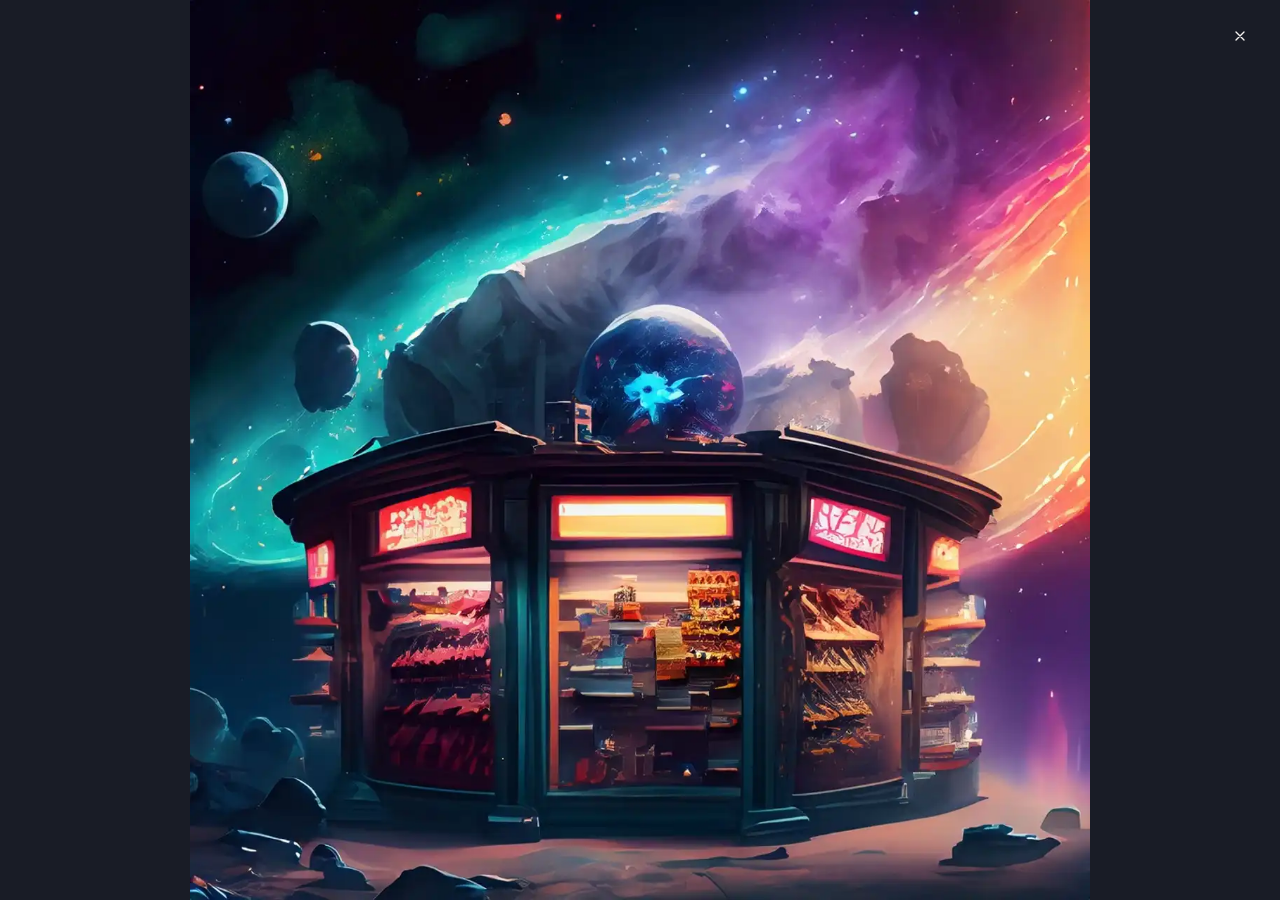
<file: images/nebulixshop/index.html>
<!DOCTYPE html><html lang="en" data-pagefind-ignore="all"> <head><!-- Global Metadata --><meta charset="utf-8"><meta name="viewport" content="width=device-width,initial-scale=1"><link rel="icon" type="image/svg+xml" href="/favicon.svg"><meta name="generator" content="Astro v4.1.2"><!-- Canonical URL --><link rel="canonical" data-pagefind-meta="url[href]" href="https://021498.com/images/nebulixshop/"><!-- Primary Meta Tags --><title>Nebulixshop | 021498.com</title><meta name="title" content="Nebulixshop | 021498.com"><meta name="description" content="Image: Nebulixshop"><!-- Open Graph / Facebook --><meta property="og:type" content="website"><meta property="og:url" content="https://021498.com/images/nebulixshop/"><meta property="og:title" content="Nebulixshop"><meta property="og:description" content="Image: Nebulixshop"><!-- Twitter --><meta property="twitter:card" content="summary_large_image"><meta property="twitter:url" content="https://021498.com/images/nebulixshop/"><meta property="twitter:title" content="Nebulixshop"><meta property="twitter:description" content="Image: Nebulixshop"><script>
  const setDarkMode = () => {
    if (localStorage.getItem("color-scheme") === "dark") {
      document.querySelector("html").dataset.theme = "dark";
    }
    if (localStorage.getItem("color-scheme") === "light") {
      document.querySelector("html").dataset.theme = "light";
    }
    if (!localStorage.getItem("color-scheme")) {
      let theme = window.matchMedia("(prefers-color-scheme: dark)").matches
        ? "dark"
        : "light";
      localStorage.setItem("color-scheme", theme);
      document.querySelector("html").dataset.theme = theme;
    }
  };
  setDarkMode();
  document.addEventListener("astro:after-swap", setDarkMode);
</script><meta name="astro-view-transitions-enabled" content="true"><meta name="astro-view-transitions-fallback" content="swap"><script src="/scroll-timeline.js" defer></script><style>*,:before,:after{box-sizing:border-box;border-width:0;border-style:solid;border-color:#e5e7eb}:before,:after{--tw-content: ""}html,:host{line-height:1.5;-webkit-text-size-adjust:100%;-moz-tab-size:4;-o-tab-size:4;tab-size:4;font-family:Inter Tight Variable,Helvetica,Verdana,sans-serif;font-feature-settings:normal;font-variation-settings:normal;-webkit-tap-highlight-color:transparent}body{margin:0;line-height:inherit}hr{height:0;color:inherit;border-top-width:1px}abbr:where([title]){-webkit-text-decoration:underline dotted;text-decoration:underline dotted}h1,h2,h3,h4,h5,h6{font-size:inherit;font-weight:inherit}a{color:inherit;text-decoration:inherit}b,strong{font-weight:bolder}code,kbd,samp,pre{font-family:ui-monospace,SFMono-Regular,Menlo,Monaco,Consolas,Liberation Mono,Courier New,monospace;font-feature-settings:normal;font-variation-settings:normal;font-size:1em}small{font-size:80%}sub,sup{font-size:75%;line-height:0;position:relative;vertical-align:baseline}sub{bottom:-.25em}sup{top:-.5em}table{text-indent:0;border-color:inherit;border-collapse:collapse}button,input,optgroup,select,textarea{font-family:inherit;font-feature-settings:inherit;font-variation-settings:inherit;font-size:100%;font-weight:inherit;line-height:inherit;color:inherit;margin:0;padding:0}button,select{text-transform:none}button,[type=button],[type=reset],[type=submit]{-webkit-appearance:button;background-color:transparent;background-image:none}:-moz-focusring{outline:auto}:-moz-ui-invalid{box-shadow:none}progress{vertical-align:baseline}::-webkit-inner-spin-button,::-webkit-outer-spin-button{height:auto}[type=search]{-webkit-appearance:textfield;outline-offset:-2px}::-webkit-search-decoration{-webkit-appearance:none}::-webkit-file-upload-button{-webkit-appearance:button;font:inherit}summary{display:list-item}blockquote,dl,dd,h1,h2,h3,h4,h5,h6,hr,figure,p,pre{margin:0}fieldset{margin:0;padding:0}legend{padding:0}ol,ul,menu{list-style:none;margin:0;padding:0}dialog{padding:0}textarea{resize:vertical}input::-moz-placeholder,textarea::-moz-placeholder{opacity:1;color:#9ca3af}input::placeholder,textarea::placeholder{opacity:1;color:#9ca3af}button,[role=button]{cursor:pointer}:disabled{cursor:default}img,svg,video,canvas,audio,iframe,embed,object{display:block;vertical-align:middle}img,video{max-width:100%;height:auto}[hidden]{display:none}html{font-size:16px}*,:before,:after{--tw-border-spacing-x: 0;--tw-border-spacing-y: 0;--tw-translate-x: 0;--tw-translate-y: 0;--tw-rotate: 0;--tw-skew-x: 0;--tw-skew-y: 0;--tw-scale-x: 1;--tw-scale-y: 1;--tw-pan-x: ;--tw-pan-y: ;--tw-pinch-zoom: ;--tw-scroll-snap-strictness: proximity;--tw-gradient-from-position: ;--tw-gradient-via-position: ;--tw-gradient-to-position: ;--tw-ordinal: ;--tw-slashed-zero: ;--tw-numeric-figure: ;--tw-numeric-spacing: ;--tw-numeric-fraction: ;--tw-ring-inset: ;--tw-ring-offset-width: 0px;--tw-ring-offset-color: #fff;--tw-ring-color: rgb(59 130 246 / .5);--tw-ring-offset-shadow: 0 0 #0000;--tw-ring-shadow: 0 0 #0000;--tw-shadow: 0 0 #0000;--tw-shadow-colored: 0 0 #0000;--tw-blur: ;--tw-brightness: ;--tw-contrast: ;--tw-grayscale: ;--tw-hue-rotate: ;--tw-invert: ;--tw-saturate: ;--tw-sepia: ;--tw-drop-shadow: ;--tw-backdrop-blur: ;--tw-backdrop-brightness: ;--tw-backdrop-contrast: ;--tw-backdrop-grayscale: ;--tw-backdrop-hue-rotate: ;--tw-backdrop-invert: ;--tw-backdrop-opacity: ;--tw-backdrop-saturate: ;--tw-backdrop-sepia: }::backdrop{--tw-border-spacing-x: 0;--tw-border-spacing-y: 0;--tw-translate-x: 0;--tw-translate-y: 0;--tw-rotate: 0;--tw-skew-x: 0;--tw-skew-y: 0;--tw-scale-x: 1;--tw-scale-y: 1;--tw-pan-x: ;--tw-pan-y: ;--tw-pinch-zoom: ;--tw-scroll-snap-strictness: proximity;--tw-gradient-from-position: ;--tw-gradient-via-position: ;--tw-gradient-to-position: ;--tw-ordinal: ;--tw-slashed-zero: ;--tw-numeric-figure: ;--tw-numeric-spacing: ;--tw-numeric-fraction: ;--tw-ring-inset: ;--tw-ring-offset-width: 0px;--tw-ring-offset-color: #fff;--tw-ring-color: rgb(59 130 246 / .5);--tw-ring-offset-shadow: 0 0 #0000;--tw-ring-shadow: 0 0 #0000;--tw-shadow: 0 0 #0000;--tw-shadow-colored: 0 0 #0000;--tw-blur: ;--tw-brightness: ;--tw-contrast: ;--tw-grayscale: ;--tw-hue-rotate: ;--tw-invert: ;--tw-saturate: ;--tw-sepia: ;--tw-drop-shadow: ;--tw-backdrop-blur: ;--tw-backdrop-brightness: ;--tw-backdrop-contrast: ;--tw-backdrop-grayscale: ;--tw-backdrop-hue-rotate: ;--tw-backdrop-invert: ;--tw-backdrop-opacity: ;--tw-backdrop-saturate: ;--tw-backdrop-sepia: }.container{width:100%}@media (min-width: 500px){.container{max-width:500px}}@media (min-width: 640px){.container{max-width:640px}}@media (min-width: 768px){.container{max-width:768px}}@media (min-width: 1024px){.container{max-width:1024px}}@media (min-width: 1280px){.container{max-width:1280px}}@media (min-width: 1536px){.container{max-width:1536px}}.pointer-events-none{pointer-events:none}.pointer-events-auto{pointer-events:auto}.visible{visibility:visible}.fixed{position:fixed}.absolute{position:absolute}.relative{position:relative}.sticky{position:sticky}.inset-0{inset:0}.-right-2{right:-.5rem}.-right-3{right:-.75rem}.-top-3{top:-.75rem}.bottom-0{bottom:0}.bottom-1\/2{bottom:50%}.left-0{left:0}.right-0{right:0}.right-2{right:.5rem}.right-4{right:1rem}.right-5{right:1.25rem}.top-0{top:0}.top-2{top:.5rem}.top-3{top:.75rem}.top-4{top:1rem}.top-8{top:2rem}.isolate{isolation:isolate}.-z-10{z-index:-10}.-z-50{z-index:-50}.z-0{z-index:0}.z-10{z-index:10}.z-20{z-index:20}.z-40{z-index:40}.z-50{z-index:50}.col-start-1{grid-column-start:1}.col-start-2{grid-column-start:2}.row-start-1{grid-row-start:1}.m-4{margin:1rem}.mx-auto{margin-left:auto;margin-right:auto}.my-0{margin-top:0;margin-bottom:0}.my-10{margin-top:2.5rem;margin-bottom:2.5rem}.my-20{margin-top:5rem;margin-bottom:5rem}.my-4{margin-top:1rem;margin-bottom:1rem}.my-8{margin-top:2rem;margin-bottom:2rem}.my-auto{margin-top:auto;margin-bottom:auto}.-mb-14{margin-bottom:-3.5rem}.-ml-1{margin-left:-.25rem}.-mr-4{margin-right:-1rem}.mb-0{margin-bottom:0}.mb-14{margin-bottom:3.5rem}.mb-8{margin-bottom:2rem}.mb-auto{margin-bottom:auto}.ml-auto{margin-left:auto}.mr-2{margin-right:.5rem}.mt-2{margin-top:.5rem}.mt-3{margin-top:.75rem}.mt-4{margin-top:1rem}.mt-8{margin-top:2rem}.mt-auto{margin-top:auto}.line-clamp-1{overflow:hidden;display:-webkit-box;-webkit-box-orient:vertical;-webkit-line-clamp:1}.line-clamp-2{overflow:hidden;display:-webkit-box;-webkit-box-orient:vertical;-webkit-line-clamp:2}.line-clamp-3{overflow:hidden;display:-webkit-box;-webkit-box-orient:vertical;-webkit-line-clamp:3}.block{display:block}.inline-block{display:inline-block}.flex{display:flex}.inline-flex{display:inline-flex}.grid{display:grid}.hidden{display:none}.aspect-square{aspect-ratio:1 / 1}.aspect-video{aspect-ratio:16 / 9}.h-10{height:2.5rem}.h-14{height:3.5rem}.h-20{height:5rem}.h-3{height:.75rem}.h-4{height:1rem}.h-40{height:10rem}.h-6{height:1.5rem}.h-8{height:2rem}.h-auto{height:auto}.h-fit{height:-moz-fit-content;height:fit-content}.h-full{height:100%}.h-screen{height:100vh}.max-h-0{max-height:0px}.max-h-screen{max-height:100vh}.min-h-\[1\.2rem\]{min-height:1.2rem}.min-h-full{min-height:100%}.w-10{width:2.5rem}.w-14{width:3.5rem}.w-20{width:5rem}.w-3{width:.75rem}.w-4{width:1rem}.w-40{width:10rem}.w-5{width:1.25rem}.w-6{width:1.5rem}.w-7{width:1.75rem}.w-8{width:2rem}.w-full{width:100%}.min-w-\[120px\]{min-width:120px}.min-w-\[12rem\]{min-width:12rem}.min-w-\[290px\]{min-width:290px}.max-w-2xl{max-width:42rem}.max-w-3xl{max-width:48rem}.max-w-\[12rem\]{max-width:12rem}.max-w-full{max-width:100%}.max-w-md{max-width:28rem}.max-w-sm{max-width:24rem}.max-w-xs{max-width:20rem}.flex-1{flex:1 1 0%}.flex-shrink{flex-shrink:1}.flex-shrink-0{flex-shrink:0}.shrink{flex-shrink:1}.shrink-0{flex-shrink:0}.grow{flex-grow:1}.grow-0{flex-grow:0}.origin-\[0\]{transform-origin:0}.-translate-y-9{--tw-translate-y: -2.25rem;transform:translate(var(--tw-translate-x),var(--tw-translate-y)) rotate(var(--tw-rotate)) skew(var(--tw-skew-x)) skewY(var(--tw-skew-y)) scaleX(var(--tw-scale-x)) scaleY(var(--tw-scale-y))}.translate-y-10{--tw-translate-y: 2.5rem;transform:translate(var(--tw-translate-x),var(--tw-translate-y)) rotate(var(--tw-rotate)) skew(var(--tw-skew-x)) skewY(var(--tw-skew-y)) scaleX(var(--tw-scale-x)) scaleY(var(--tw-scale-y))}.scale-75{--tw-scale-x: .75;--tw-scale-y: .75;transform:translate(var(--tw-translate-x),var(--tw-translate-y)) rotate(var(--tw-rotate)) skew(var(--tw-skew-x)) skewY(var(--tw-skew-y)) scaleX(var(--tw-scale-x)) scaleY(var(--tw-scale-y))}.transform{transform:translate(var(--tw-translate-x),var(--tw-translate-y)) rotate(var(--tw-rotate)) skew(var(--tw-skew-x)) skewY(var(--tw-skew-y)) scaleX(var(--tw-scale-x)) scaleY(var(--tw-scale-y))}.cursor-pointer{cursor:pointer}.scroll-m-0{scroll-margin:0px}.scroll-m-8{scroll-margin:2rem}.scroll-mt-20{scroll-margin-top:5rem}.auto-rows-min{grid-auto-rows:min-content}.grid-cols-1{grid-template-columns:repeat(1,minmax(0,1fr))}.grid-cols-2{grid-template-columns:repeat(2,minmax(0,1fr))}.grid-rows-1{grid-template-rows:repeat(1,minmax(0,1fr))}.flex-col{flex-direction:column}.flex-wrap{flex-wrap:wrap}.flex-nowrap{flex-wrap:nowrap}.place-items-start{place-items:start}.place-items-center{place-items:center}.content-center{align-content:center}.content-start{align-content:flex-start}.content-end{align-content:flex-end}.items-start{align-items:flex-start}.items-end{align-items:flex-end}.items-center{align-items:center}.items-stretch{align-items:stretch}.justify-start{justify-content:flex-start}.justify-end{justify-content:flex-end}.justify-center{justify-content:center}.justify-between{justify-content:space-between}.justify-stretch{justify-content:stretch}.gap-0{gap:0px}.gap-1{gap:.25rem}.gap-1\.5{gap:.375rem}.gap-10{gap:2.5rem}.gap-14{gap:3.5rem}.gap-2{gap:.5rem}.gap-20{gap:5rem}.gap-4{gap:1rem}.gap-5{gap:1.25rem}.gap-6{gap:1.5rem}.gap-8{gap:2rem}.gap-x-4{-moz-column-gap:1rem;column-gap:1rem}.gap-y-8{row-gap:2rem}.space-y-1>:not([hidden])~:not([hidden]){--tw-space-y-reverse: 0;margin-top:calc(.25rem * calc(1 - var(--tw-space-y-reverse)));margin-bottom:calc(.25rem * var(--tw-space-y-reverse))}.space-y-3>:not([hidden])~:not([hidden]){--tw-space-y-reverse: 0;margin-top:calc(.75rem * calc(1 - var(--tw-space-y-reverse)));margin-bottom:calc(.75rem * var(--tw-space-y-reverse))}.overflow-hidden{overflow:hidden}.overflow-x-hidden{overflow-x:hidden}.overflow-y-scroll{overflow-y:scroll}.rounded-2xl{border-radius:1rem}.rounded-full{border-radius:9999px}.rounded-md{border-radius:.375rem}.border{border-width:1px}.border-0{border-width:0px}.border-2{border-width:2px}.border-t-2{border-top-width:2px}.border-current{border-color:currentColor}.border-transparent{border-color:transparent}.bg-\[\#38bdf8\]{--tw-bg-opacity: 1;background-color:rgb(56 189 248 / var(--tw-bg-opacity))}.bg-\[\#fc0\]{--tw-bg-opacity: 1;background-color:rgb(255 204 0 / var(--tw-bg-opacity))}.bg-black{--tw-bg-opacity: 1;background-color:rgb(0 0 0 / var(--tw-bg-opacity))}.bg-dark{--tw-bg-opacity: 1;background-color:rgb(var(--color-dark) / var(--tw-bg-opacity))}.bg-primary{--tw-bg-opacity: 1;background-color:rgb(var(--color-primary) / var(--tw-bg-opacity))}.bg-slate-200{--tw-bg-opacity: 1;background-color:rgb(226 232 240 / var(--tw-bg-opacity))}.bg-transparent{background-color:transparent}.bg-white{--tw-bg-opacity: 1;background-color:rgb(255 255 255 / var(--tw-bg-opacity))}.bg-opacity-10{--tw-bg-opacity: .1}.bg-opacity-20{--tw-bg-opacity: .2}.bg-opacity-40{--tw-bg-opacity: .4}.bg-opacity-50{--tw-bg-opacity: .5}.bg-opacity-70{--tw-bg-opacity: .7}.fill-white{fill:#fff}.p-2{padding:.5rem}.p-8{padding:2rem}.px-1{padding-left:.25rem;padding-right:.25rem}.px-2{padding-left:.5rem;padding-right:.5rem}.px-3{padding-left:.75rem;padding-right:.75rem}.px-4{padding-left:1rem;padding-right:1rem}.px-5{padding-left:1.25rem;padding-right:1.25rem}.px-8{padding-left:2rem;padding-right:2rem}.py-0{padding-top:0;padding-bottom:0}.py-0\.5{padding-top:.125rem;padding-bottom:.125rem}.py-1{padding-top:.25rem;padding-bottom:.25rem}.py-10{padding-top:2.5rem;padding-bottom:2.5rem}.py-2{padding-top:.5rem;padding-bottom:.5rem}.py-2\.5{padding-top:.625rem;padding-bottom:.625rem}.py-20{padding-top:5rem;padding-bottom:5rem}.py-3{padding-top:.75rem;padding-bottom:.75rem}.py-4{padding-top:1rem;padding-bottom:1rem}.py-8{padding-top:2rem;padding-bottom:2rem}.pb-10{padding-bottom:2.5rem}.pb-14{padding-bottom:3.5rem}.pb-2{padding-bottom:.5rem}.pb-20{padding-bottom:5rem}.pb-32{padding-bottom:8rem}.pb-4{padding-bottom:1rem}.pb-5{padding-bottom:1.25rem}.pb-8{padding-bottom:2rem}.pl-1{padding-left:.25rem}.pl-4{padding-left:1rem}.pr-4{padding-right:1rem}.pt-1{padding-top:.25rem}.pt-10{padding-top:2.5rem}.pt-14{padding-top:3.5rem}.pt-2{padding-top:.5rem}.pt-20{padding-top:5rem}.pt-4{padding-top:1rem}.pt-8{padding-top:2rem}.text-left{text-align:left}.text-center{text-align:center}.text-right{text-align:right}.text-2xl{font-size:1.5rem;line-height:2rem}.text-4xl{font-size:2.25rem;line-height:2.5rem}.text-lg{font-size:1.125rem;line-height:1.75rem}.text-sm{font-size:.875rem;line-height:1.25rem}.text-xs{font-size:.75rem;line-height:1rem}.font-bold{font-weight:700}.font-light{font-weight:300}.font-normal{font-weight:400}.font-semibold{font-weight:600}.uppercase{text-transform:uppercase}.leading-none{line-height:1}.tracking-tight{letter-spacing:-.025em}.tracking-wide{letter-spacing:.025em}.tracking-wider{letter-spacing:.05em}.tracking-widest{letter-spacing:.1em}.text-black{--tw-text-opacity: 1;color:rgb(0 0 0 / var(--tw-text-opacity))}.text-danger{--tw-text-opacity: 1;color:rgb(var(--color-danger) / var(--tw-text-opacity))}.text-dark{--tw-text-opacity: 1;color:rgb(var(--color-dark) / var(--tw-text-opacity))}.text-light{--tw-text-opacity: 1;color:rgb(var(--color-light) / var(--tw-text-opacity))}.text-primary{--tw-text-opacity: 1;color:rgb(var(--color-primary) / var(--tw-text-opacity))}.text-warning{--tw-text-opacity: 1;color:rgb(var(--color-warning) / var(--tw-text-opacity))}.text-white{--tw-text-opacity: 1;color:rgb(255 255 255 / var(--tw-text-opacity))}.underline{text-decoration-line:underline}.line-through{text-decoration-line:line-through}.opacity-0{opacity:0}.opacity-100{opacity:1}.opacity-50{opacity:.5}.opacity-60{opacity:.6}.opacity-70{opacity:.7}.opacity-80{opacity:.8}.opacity-90{opacity:.9}.shadow-inset-s{--tw-shadow: inset 2px 2px 30px -10px rgba(0, 0, 0, .4);--tw-shadow-colored: inset 2px 2px 30px -10px var(--tw-shadow-color);box-shadow:var(--tw-ring-offset-shadow, 0 0 #0000),var(--tw-ring-shadow, 0 0 #0000),var(--tw-shadow)}.shadow-lg{--tw-shadow: 0 10px 15px -3px rgb(0 0 0 / .1), 0 4px 6px -4px rgb(0 0 0 / .1);--tw-shadow-colored: 0 10px 15px -3px var(--tw-shadow-color), 0 4px 6px -4px var(--tw-shadow-color);box-shadow:var(--tw-ring-offset-shadow, 0 0 #0000),var(--tw-ring-shadow, 0 0 #0000),var(--tw-shadow)}.shadow-md{--tw-shadow: 0 4px 6px -1px rgb(0 0 0 / .1), 0 2px 4px -2px rgb(0 0 0 / .1);--tw-shadow-colored: 0 4px 6px -1px var(--tw-shadow-color), 0 2px 4px -2px var(--tw-shadow-color);box-shadow:var(--tw-ring-offset-shadow, 0 0 #0000),var(--tw-ring-shadow, 0 0 #0000),var(--tw-shadow)}.shadow-xl{--tw-shadow: 0 20px 25px -5px rgb(0 0 0 / .1), 0 8px 10px -6px rgb(0 0 0 / .1);--tw-shadow-colored: 0 20px 25px -5px var(--tw-shadow-color), 0 8px 10px -6px var(--tw-shadow-color);box-shadow:var(--tw-ring-offset-shadow, 0 0 #0000),var(--tw-ring-shadow, 0 0 #0000),var(--tw-shadow)}.filter{filter:var(--tw-blur) var(--tw-brightness) var(--tw-contrast) var(--tw-grayscale) var(--tw-hue-rotate) var(--tw-invert) var(--tw-saturate) var(--tw-sepia) var(--tw-drop-shadow)}.backdrop-blur-sm{--tw-backdrop-blur: blur(4px);-webkit-backdrop-filter:var(--tw-backdrop-blur) var(--tw-backdrop-brightness) var(--tw-backdrop-contrast) var(--tw-backdrop-grayscale) var(--tw-backdrop-hue-rotate) var(--tw-backdrop-invert) var(--tw-backdrop-opacity) var(--tw-backdrop-saturate) var(--tw-backdrop-sepia);backdrop-filter:var(--tw-backdrop-blur) var(--tw-backdrop-brightness) var(--tw-backdrop-contrast) var(--tw-backdrop-grayscale) var(--tw-backdrop-hue-rotate) var(--tw-backdrop-invert) var(--tw-backdrop-opacity) var(--tw-backdrop-saturate) var(--tw-backdrop-sepia)}.backdrop-opacity-50{--tw-backdrop-opacity: opacity(.5);-webkit-backdrop-filter:var(--tw-backdrop-blur) var(--tw-backdrop-brightness) var(--tw-backdrop-contrast) var(--tw-backdrop-grayscale) var(--tw-backdrop-hue-rotate) var(--tw-backdrop-invert) var(--tw-backdrop-opacity) var(--tw-backdrop-saturate) var(--tw-backdrop-sepia);backdrop-filter:var(--tw-backdrop-blur) var(--tw-backdrop-brightness) var(--tw-backdrop-contrast) var(--tw-backdrop-grayscale) var(--tw-backdrop-hue-rotate) var(--tw-backdrop-invert) var(--tw-backdrop-opacity) var(--tw-backdrop-saturate) var(--tw-backdrop-sepia)}.transition{transition-property:color,background-color,border-color,text-decoration-color,fill,stroke,opacity,box-shadow,transform,filter,-webkit-backdrop-filter;transition-property:color,background-color,border-color,text-decoration-color,fill,stroke,opacity,box-shadow,transform,filter,backdrop-filter;transition-property:color,background-color,border-color,text-decoration-color,fill,stroke,opacity,box-shadow,transform,filter,backdrop-filter,-webkit-backdrop-filter;transition-timing-function:cubic-bezier(.4,0,.2,1);transition-duration:.15s}.transition-all{transition-property:all;transition-timing-function:cubic-bezier(.4,0,.2,1);transition-duration:.15s}.transition-colors{transition-property:color,background-color,border-color,text-decoration-color,fill,stroke;transition-timing-function:cubic-bezier(.4,0,.2,1);transition-duration:.15s}.transition-opacity{transition-property:opacity;transition-timing-function:cubic-bezier(.4,0,.2,1);transition-duration:.15s}.transition-transform{transition-property:transform;transition-timing-function:cubic-bezier(.4,0,.2,1);transition-duration:.15s}.duration-1000{transition-duration:1s}.duration-300{transition-duration:.3s}.duration-500{transition-duration:.5s}.ease-in{transition-timing-function:cubic-bezier(.4,0,1,1)}.\@container{container-type:inline-size}.before\:absolute:before{content:var(--tw-content);position:absolute}.before\:inset-y-4:before{content:var(--tw-content);top:1rem;bottom:1rem}.before\:left-0:before{content:var(--tw-content);left:0}.before\:border-l-2:before{content:var(--tw-content);border-left-width:2px}.before\:border-primary:before{content:var(--tw-content);--tw-border-opacity: 1;border-color:rgb(var(--color-primary) / var(--tw-border-opacity))}.before\:border-opacity-50:before{content:var(--tw-content);--tw-border-opacity: .5}.after\:bg-no-repeat:after{content:var(--tw-content);background-repeat:no-repeat}.after\:blur-sm:after{content:var(--tw-content);--tw-blur: blur(4px);filter:var(--tw-blur) var(--tw-brightness) var(--tw-contrast) var(--tw-grayscale) var(--tw-hue-rotate) var(--tw-invert) var(--tw-saturate) var(--tw-sepia) var(--tw-drop-shadow)}.hover\:-translate-y-1:hover{--tw-translate-y: -.25rem;transform:translate(var(--tw-translate-x),var(--tw-translate-y)) rotate(var(--tw-rotate)) skew(var(--tw-skew-x)) skewY(var(--tw-skew-y)) scaleX(var(--tw-scale-x)) scaleY(var(--tw-scale-y))}.hover\:scale-105:hover{--tw-scale-x: 1.05;--tw-scale-y: 1.05;transform:translate(var(--tw-translate-x),var(--tw-translate-y)) rotate(var(--tw-rotate)) skew(var(--tw-skew-x)) skewY(var(--tw-skew-y)) scaleX(var(--tw-scale-x)) scaleY(var(--tw-scale-y))}.hover\:scale-110:hover{--tw-scale-x: 1.1;--tw-scale-y: 1.1;transform:translate(var(--tw-translate-x),var(--tw-translate-y)) rotate(var(--tw-rotate)) skew(var(--tw-skew-x)) skewY(var(--tw-skew-y)) scaleX(var(--tw-scale-x)) scaleY(var(--tw-scale-y))}.hover\:border-current:hover{border-color:currentColor}.hover\:bg-dark:hover{--tw-bg-opacity: 1;background-color:rgb(var(--color-dark) / var(--tw-bg-opacity))}.hover\:bg-opacity-10:hover{--tw-bg-opacity: .1}.hover\:bg-opacity-60:hover{--tw-bg-opacity: .6}.hover\:text-light:hover{--tw-text-opacity: 1;color:rgb(var(--color-light) / var(--tw-text-opacity))}.hover\:text-primary:hover{--tw-text-opacity: 1;color:rgb(var(--color-primary) / var(--tw-text-opacity))}.hover\:underline:hover{text-decoration-line:underline}.hover\:opacity-100:hover{opacity:1}.hover\:duration-\[1s\]:hover{transition-duration:1s}.group:hover .group-hover\:max-h-40{max-height:10rem}.group:hover .group-hover\:-translate-y-1{--tw-translate-y: -.25rem;transform:translate(var(--tw-translate-x),var(--tw-translate-y)) rotate(var(--tw-rotate)) skew(var(--tw-skew-x)) skewY(var(--tw-skew-y)) scaleX(var(--tw-scale-x)) scaleY(var(--tw-scale-y))}.group:hover .group-hover\:scale-105{--tw-scale-x: 1.05;--tw-scale-y: 1.05;transform:translate(var(--tw-translate-x),var(--tw-translate-y)) rotate(var(--tw-rotate)) skew(var(--tw-skew-x)) skewY(var(--tw-skew-y)) scaleX(var(--tw-scale-x)) scaleY(var(--tw-scale-y))}.group:hover .group-hover\:scale-110{--tw-scale-x: 1.1;--tw-scale-y: 1.1;transform:translate(var(--tw-translate-x),var(--tw-translate-y)) rotate(var(--tw-rotate)) skew(var(--tw-skew-x)) skewY(var(--tw-skew-y)) scaleX(var(--tw-scale-x)) scaleY(var(--tw-scale-y))}.group:hover .group-hover\:scale-125{--tw-scale-x: 1.25;--tw-scale-y: 1.25;transform:translate(var(--tw-translate-x),var(--tw-translate-y)) rotate(var(--tw-rotate)) skew(var(--tw-skew-x)) skewY(var(--tw-skew-y)) scaleX(var(--tw-scale-x)) scaleY(var(--tw-scale-y))}.group:hover .group-hover\:text-primary{--tw-text-opacity: 1;color:rgb(var(--color-primary) / var(--tw-text-opacity))}.group:hover .group-hover\:opacity-100{opacity:1}.group:hover .group-hover\:opacity-50{opacity:.5}.group:hover .group-hover\:duration-\[2s\]{transition-duration:2s}.group:hover .group-hover\:duration-\[3s\]{transition-duration:3s}.group:hover .group-hover\:duration-\[6s\]{transition-duration:6s}.peer:-moz-placeholder-shown~.peer-placeholder-shown\:left-4{left:1rem}.peer:placeholder-shown~.peer-placeholder-shown\:left-4{left:1rem}.peer:-moz-placeholder-shown~.peer-placeholder-shown\:translate-y-0{--tw-translate-y: 0px;transform:translate(var(--tw-translate-x),var(--tw-translate-y)) rotate(var(--tw-rotate)) skew(var(--tw-skew-x)) skewY(var(--tw-skew-y)) scaleX(var(--tw-scale-x)) scaleY(var(--tw-scale-y))}.peer:placeholder-shown~.peer-placeholder-shown\:translate-y-0{--tw-translate-y: 0px;transform:translate(var(--tw-translate-x),var(--tw-translate-y)) rotate(var(--tw-rotate)) skew(var(--tw-skew-x)) skewY(var(--tw-skew-y)) scaleX(var(--tw-scale-x)) scaleY(var(--tw-scale-y))}.peer:-moz-placeholder-shown~.peer-placeholder-shown\:scale-100{--tw-scale-x: 1;--tw-scale-y: 1;transform:translate(var(--tw-translate-x),var(--tw-translate-y)) rotate(var(--tw-rotate)) skew(var(--tw-skew-x)) skewY(var(--tw-skew-y)) scaleX(var(--tw-scale-x)) scaleY(var(--tw-scale-y))}.peer:placeholder-shown~.peer-placeholder-shown\:scale-100{--tw-scale-x: 1;--tw-scale-y: 1;transform:translate(var(--tw-translate-x),var(--tw-translate-y)) rotate(var(--tw-rotate)) skew(var(--tw-skew-x)) skewY(var(--tw-skew-y)) scaleX(var(--tw-scale-x)) scaleY(var(--tw-scale-y))}.peer:focus~.peer-focus\:left-0{left:0}.peer:focus~.peer-focus\:-translate-y-9{--tw-translate-y: -2.25rem;transform:translate(var(--tw-translate-x),var(--tw-translate-y)) rotate(var(--tw-rotate)) skew(var(--tw-skew-x)) skewY(var(--tw-skew-y)) scaleX(var(--tw-scale-x)) scaleY(var(--tw-scale-y))}.peer:focus~.peer-focus\:scale-75{--tw-scale-x: .75;--tw-scale-y: .75;transform:translate(var(--tw-translate-x),var(--tw-translate-y)) rotate(var(--tw-rotate)) skew(var(--tw-skew-x)) skewY(var(--tw-skew-y)) scaleX(var(--tw-scale-x)) scaleY(var(--tw-scale-y))}.peer:focus~.peer-focus\:text-primary{--tw-text-opacity: 1;color:rgb(var(--color-primary) / var(--tw-text-opacity))}@container (min-width: 28rem){.\@md\:absolute{position:absolute}.\@md\:pr-8{padding-right:2rem}}@container (min-width: 32rem){.\@lg\:gap-8{gap:2rem}.\@lg\:pb-20{padding-bottom:5rem}}@container (min-width: 36rem){.\@xl\:flex{display:flex}.\@xl\:h-full{height:100%}.\@xl\:w-\[16rem\]{width:16rem}}@container (min-width: 42rem){.\@2xl\:w-\[31\%\]{width:31%}.\@2xl\:columns-2{-moz-columns:2;columns:2}}:is([data-theme=dark] .dark\:bg-black){--tw-bg-opacity: 1;background-color:rgb(0 0 0 / var(--tw-bg-opacity))}:is([data-theme=dark] .dark\:bg-slate-800){--tw-bg-opacity: 1;background-color:rgb(30 41 59 / var(--tw-bg-opacity))}:is([data-theme=dark] .dark\:bg-slate-900){--tw-bg-opacity: 1;background-color:rgb(15 23 42 / var(--tw-bg-opacity))}:is([data-theme=dark] .dark\:text-white){--tw-text-opacity: 1;color:rgb(255 255 255 / var(--tw-text-opacity))}@media (min-width: 640px){.sm\:ml-auto{margin-left:auto}.sm\:flex{display:flex}.sm\:h-screen{height:100vh}.sm\:max-w-\[14rem\]{max-width:14rem}.sm\:max-w-md{max-width:28rem}.sm\:grid-cols-3{grid-template-columns:repeat(3,minmax(0,1fr))}.sm\:justify-start{justify-content:flex-start}.sm\:justify-between{justify-content:space-between}.sm\:py-20{padding-top:5rem;padding-bottom:5rem}.sm\:pt-0{padding-top:0}.sm\:text-left{text-align:left}.sm\:text-right{text-align:right}}@media (min-width: 768px){.md\:sticky{position:sticky}.md\:bottom-0{bottom:0}.md\:top-14{top:3.5rem}.md\:-ml-4{margin-left:-1rem}.md\:mr-0{margin-right:0}.md\:block{display:block}.md\:flex{display:flex}.md\:hidden{display:none}.md\:min-h-\[85vh\]{min-height:85vh}.md\:max-w-2xl{max-width:42rem}.md\:grid-cols-2{grid-template-columns:repeat(2,minmax(0,1fr))}.md\:p-14{padding:3.5rem}.md\:p-4{padding:1rem}.md\:pl-0{padding-left:0}.md\:pr-8{padding-right:2rem}.md\:text-5xl{font-size:3rem;line-height:1}}@media (min-width: 1024px){.lg\:w-1\/3{width:33.333333%}.lg\:w-2\/3{width:66.666667%}.lg\:grid-cols-4{grid-template-columns:repeat(4,minmax(0,1fr))}.lg\:flex-row{flex-direction:row}.lg\:items-start{align-items:flex-start}.lg\:space-y-0>:not([hidden])~:not([hidden]){--tw-space-y-reverse: 0;margin-top:calc(0px * calc(1 - var(--tw-space-y-reverse)));margin-bottom:calc(0px * var(--tw-space-y-reverse))}.lg\:text-left{text-align:left}}@media (min-width: 1536px){.\32xl\:gap-14{gap:3.5rem}}
.astro-route-announcer{position:absolute;left:0;top:0;clip:rect(0 0 0 0);-webkit-clip-path:inset(50%);clip-path:inset(50%);overflow:hidden;white-space:nowrap;width:1px;height:1px}*,:before,:after{box-sizing:border-box;border-width:0;border-style:solid;border-color:#e5e7eb}:before,:after{--tw-content: ""}html,:host{line-height:1.5;-webkit-text-size-adjust:100%;-moz-tab-size:4;-o-tab-size:4;tab-size:4;font-family:Inter Tight Variable,Helvetica,Verdana,sans-serif;font-feature-settings:normal;font-variation-settings:normal;-webkit-tap-highlight-color:transparent}body{margin:0;line-height:inherit}hr{height:0;color:inherit;border-top-width:1px}abbr:where([title]){-webkit-text-decoration:underline dotted;text-decoration:underline dotted}h1,h2,h3,h4,h5,h6{font-size:inherit;font-weight:inherit}a{color:inherit;text-decoration:inherit}b,strong{font-weight:bolder}code,kbd,samp,pre{font-family:ui-monospace,SFMono-Regular,Menlo,Monaco,Consolas,Liberation Mono,Courier New,monospace;font-feature-settings:normal;font-variation-settings:normal;font-size:1em}small{font-size:80%}sub,sup{font-size:75%;line-height:0;position:relative;vertical-align:baseline}sub{bottom:-.25em}sup{top:-.5em}table{text-indent:0;border-color:inherit;border-collapse:collapse}button,input,optgroup,select,textarea{font-family:inherit;font-feature-settings:inherit;font-variation-settings:inherit;font-size:100%;font-weight:inherit;line-height:inherit;color:inherit;margin:0;padding:0}button,select{text-transform:none}button,[type=button],[type=reset],[type=submit]{-webkit-appearance:button;background-color:transparent;background-image:none}:-moz-focusring{outline:auto}:-moz-ui-invalid{box-shadow:none}progress{vertical-align:baseline}::-webkit-inner-spin-button,::-webkit-outer-spin-button{height:auto}[type=search]{-webkit-appearance:textfield;outline-offset:-2px}::-webkit-search-decoration{-webkit-appearance:none}::-webkit-file-upload-button{-webkit-appearance:button;font:inherit}summary{display:list-item}blockquote,dl,dd,h1,h2,h3,h4,h5,h6,hr,figure,p,pre{margin:0}fieldset{margin:0;padding:0}legend{padding:0}ol,ul,menu{list-style:none;margin:0;padding:0}dialog{padding:0}textarea{resize:vertical}input::-moz-placeholder,textarea::-moz-placeholder{opacity:1;color:#9ca3af}input::placeholder,textarea::placeholder{opacity:1;color:#9ca3af}button,[role=button]{cursor:pointer}:disabled{cursor:default}img,svg,video,canvas,audio,iframe,embed,object{display:block;vertical-align:middle}img,video{max-width:100%;height:auto}[hidden]{display:none}html{font-size:16px}:root{--color-primary: 75 38 143;--color-secondary: 107 154 199;--color-accent: 119 112 150;--color-warning: 202 121 45;--color-danger: 180 25 14;--color-success: 77 137 101;--color-dark: 25 28 38;--color-light: 243 241 239;--color-info: 25 28 38;--spacing: 1rem;--w-xl: 75rem;--w-lg: 65rem;--w-md: 55rem;--w-sm: 40rem;--w-container: 55rem;--popper-theme-background-color: rgb(var(--color-primary) / 1);--popper-theme-background-color-hover: rgb(var(--color-primary) / 1);--popper-theme-text-color: rgb(var(--color-light) / 1);--popper-theme-border-width: 0px;--popper-theme-border-style: solid;--popper-theme-border-radius: .2rem;--popper-theme-padding: .4rem;--popper-theme-box-shadow: 0 6px 30px -6px rgba(0, 0, 0, .25)}[data-theme=dark] body{--color-primary: 135 94 212;--color-secondary: 107 154 199;--color-accent: 119 112 150;--color-warning: 202 121 45;--color-danger: 180 25 14;--color-success: 77 137 101;--color-dark: 25 28 38;--color-light: 243 241 239;--color-info: 25 28 38}*,:before,:after{--tw-border-spacing-x: 0;--tw-border-spacing-y: 0;--tw-translate-x: 0;--tw-translate-y: 0;--tw-rotate: 0;--tw-skew-x: 0;--tw-skew-y: 0;--tw-scale-x: 1;--tw-scale-y: 1;--tw-pan-x: ;--tw-pan-y: ;--tw-pinch-zoom: ;--tw-scroll-snap-strictness: proximity;--tw-gradient-from-position: ;--tw-gradient-via-position: ;--tw-gradient-to-position: ;--tw-ordinal: ;--tw-slashed-zero: ;--tw-numeric-figure: ;--tw-numeric-spacing: ;--tw-numeric-fraction: ;--tw-ring-inset: ;--tw-ring-offset-width: 0px;--tw-ring-offset-color: #fff;--tw-ring-color: rgb(59 130 246 / .5);--tw-ring-offset-shadow: 0 0 #0000;--tw-ring-shadow: 0 0 #0000;--tw-shadow: 0 0 #0000;--tw-shadow-colored: 0 0 #0000;--tw-blur: ;--tw-brightness: ;--tw-contrast: ;--tw-grayscale: ;--tw-hue-rotate: ;--tw-invert: ;--tw-saturate: ;--tw-sepia: ;--tw-drop-shadow: ;--tw-backdrop-blur: ;--tw-backdrop-brightness: ;--tw-backdrop-contrast: ;--tw-backdrop-grayscale: ;--tw-backdrop-hue-rotate: ;--tw-backdrop-invert: ;--tw-backdrop-opacity: ;--tw-backdrop-saturate: ;--tw-backdrop-sepia: }::backdrop{--tw-border-spacing-x: 0;--tw-border-spacing-y: 0;--tw-translate-x: 0;--tw-translate-y: 0;--tw-rotate: 0;--tw-skew-x: 0;--tw-skew-y: 0;--tw-scale-x: 1;--tw-scale-y: 1;--tw-pan-x: ;--tw-pan-y: ;--tw-pinch-zoom: ;--tw-scroll-snap-strictness: proximity;--tw-gradient-from-position: ;--tw-gradient-via-position: ;--tw-gradient-to-position: ;--tw-ordinal: ;--tw-slashed-zero: ;--tw-numeric-figure: ;--tw-numeric-spacing: ;--tw-numeric-fraction: ;--tw-ring-inset: ;--tw-ring-offset-width: 0px;--tw-ring-offset-color: #fff;--tw-ring-color: rgb(59 130 246 / .5);--tw-ring-offset-shadow: 0 0 #0000;--tw-ring-shadow: 0 0 #0000;--tw-shadow: 0 0 #0000;--tw-shadow-colored: 0 0 #0000;--tw-blur: ;--tw-brightness: ;--tw-contrast: ;--tw-grayscale: ;--tw-hue-rotate: ;--tw-invert: ;--tw-saturate: ;--tw-sepia: ;--tw-drop-shadow: ;--tw-backdrop-blur: ;--tw-backdrop-brightness: ;--tw-backdrop-contrast: ;--tw-backdrop-grayscale: ;--tw-backdrop-hue-rotate: ;--tw-backdrop-invert: ;--tw-backdrop-opacity: ;--tw-backdrop-saturate: ;--tw-backdrop-sepia: }body{--toastify-color-light: rgb(var(--color-light) / 1);--toastify-color-dark: rgb(var(--color-dark) / 1);--toastify-color-info: rgb(var(--color-primary) / 1);--toastify-color-success: rgb(var(--color-primary) / 1);--toastify-color-warning: rgb(var(--color-warning) / 1);--toastify-color-error: rgb(var(--color-danger) / 1)}.surface-base{--tw-bg-opacity: 1;background-color:rgb(var(--color-light) / var(--tw-bg-opacity));--tw-text-opacity: 1;color:rgb(var(--color-dark) / var(--tw-text-opacity))}:is([data-theme=dark] .surface-base){--tw-bg-opacity: 1;background-color:rgb(var(--color-dark) / var(--tw-bg-opacity));--tw-text-opacity: 1;color:rgb(var(--color-light) / var(--tw-text-opacity))}.surface-primary{--tw-bg-opacity: 1;background-color:rgb(var(--color-primary) / var(--tw-bg-opacity));--tw-text-opacity: 1;color:rgb(255 255 255 / var(--tw-text-opacity))}:is([data-theme=dark] .surface-primary){--tw-text-opacity: 1;color:rgb(255 255 255 / var(--tw-text-opacity))}.surface-primary a:not([class]){--tw-text-opacity: 1;color:rgb(var(--color-light) / var(--tw-text-opacity))}.surface-secondary{--tw-bg-opacity: 1;background-color:rgb(var(--color-secondary) / var(--tw-bg-opacity));--tw-text-opacity: 1;color:rgb(var(--color-dark) / var(--tw-text-opacity))}.surface-secondary a:not([class]){--tw-text-opacity: 1;color:rgb(var(--color-dark) / var(--tw-text-opacity))}.surface-accent{--tw-bg-opacity: 1;background-color:rgb(var(--color-accent) / var(--tw-bg-opacity));--tw-text-opacity: 1;color:rgb(var(--color-light) / var(--tw-text-opacity))}.surface-accent a:not([class]){--tw-text-opacity: 1;color:rgb(var(--color-light) / var(--tw-text-opacity))}.surface-warning{--tw-bg-opacity: 1;background-color:rgb(var(--color-warning) / var(--tw-bg-opacity));--tw-text-opacity: 1;color:rgb(var(--color-light) / var(--tw-text-opacity))}.surface-warning a:not([class]){--tw-text-opacity: 1;color:rgb(var(--color-light) / var(--tw-text-opacity))}.surface-danger{--tw-bg-opacity: 1;background-color:rgb(var(--color-danger) / var(--tw-bg-opacity));--tw-text-opacity: 1;color:rgb(var(--color-light) / var(--tw-text-opacity))}.surface-danger a:not([class]){--tw-text-opacity: 1;color:rgb(var(--color-light) / var(--tw-text-opacity))}.surface-overlay{--tw-bg-opacity: 1;background-color:rgb(255 255 255 / var(--tw-bg-opacity));--tw-text-opacity: 1;color:rgb(var(--color-dark) / var(--tw-text-opacity))}:is([data-theme=dark] .surface-overlay){--tw-bg-opacity: 1;background-color:rgb(0 0 0 / var(--tw-bg-opacity));--tw-text-opacity: 1;color:rgb(var(--color-light) / var(--tw-text-opacity))}.surface-overlay-hover{position:relative;--tw-text-opacity: 1;color:rgb(var(--color-dark) / var(--tw-text-opacity))}.surface-overlay-hover:before{position:absolute;inset:0;border-radius:.375rem;opacity:0;--tw-shadow: inset 2px 2px 40px -20px rgba(0, 0, 0, .3);--tw-shadow-colored: inset 2px 2px 40px -20px var(--tw-shadow-color);box-shadow:var(--tw-ring-offset-shadow, 0 0 #0000),var(--tw-ring-shadow, 0 0 #0000),var(--tw-shadow);transition-property:opacity;transition-timing-function:cubic-bezier(.4,0,.2,1);content:var(--tw-content);transition-duration:.5s}.surface-overlay-hover:hover:before{content:var(--tw-content);opacity:1}:is([data-theme=dark] .surface-overlay-hover){--tw-text-opacity: 1;color:rgb(var(--color-light) / var(--tw-text-opacity))}:is([data-theme=dark] .surface-overlay-hover):before{content:var(--tw-content);--tw-shadow-color: #6b7280;--tw-shadow: var(--tw-shadow-colored)}.surface-overlay-hover-btn{position:relative;--tw-text-opacity: 1;color:rgb(var(--color-dark) / var(--tw-text-opacity))}.surface-overlay-hover-btn:before{position:absolute;inset:0;border-radius:.375rem;opacity:.5;--tw-shadow: inset 2px 2px 40px -20px rgba(0, 0, 0, .3);--tw-shadow-colored: inset 2px 2px 40px -20px var(--tw-shadow-color);box-shadow:var(--tw-ring-offset-shadow, 0 0 #0000),var(--tw-ring-shadow, 0 0 #0000),var(--tw-shadow);transition-property:opacity;transition-timing-function:cubic-bezier(.4,0,.2,1);content:var(--tw-content);transition-duration:.5s}.surface-overlay-hover-btn:hover:before{content:var(--tw-content);opacity:1}:is([data-theme=dark] .surface-overlay-hover-btn){--tw-text-opacity: 1;color:rgb(var(--color-light) / var(--tw-text-opacity))}:is([data-theme=dark] .surface-overlay-hover-btn):before{content:var(--tw-content);--tw-shadow-color: #6b7280;--tw-shadow: var(--tw-shadow-colored)}.surface-dark{--tw-bg-opacity: 1;background-color:rgb(var(--color-dark) / var(--tw-bg-opacity));--tw-text-opacity: 1;color:rgb(var(--color-light) / var(--tw-text-opacity))}:is([data-theme=dark] .surface-dark){--tw-bg-opacity: 1;background-color:rgb(0 0 0 / var(--tw-bg-opacity))}.surface-footer{background-color:rgb(var(--color-dark) / var(--tw-bg-opacity));--tw-bg-opacity: .8;--tw-text-opacity: 1;color:rgb(var(--color-light) / var(--tw-text-opacity))}.surface-menu{background-color:rgb(var(--color-light) / var(--tw-bg-opacity));--tw-bg-opacity: .9;--tw-text-opacity: 1;color:rgb(var(--color-primary) / var(--tw-text-opacity))}:is([data-theme=dark] .surface-menu){background-color:rgb(var(--color-dark) / var(--tw-bg-opacity));--tw-bg-opacity: .9}.surface-menu .nav-links{--tw-text-opacity: 1;color:rgb(var(--color-dark) / var(--tw-text-opacity))}:is([data-theme=dark] .surface-menu .nav-links){--tw-text-opacity: 1;color:rgb(255 255 255 / var(--tw-text-opacity))}.surface-light{--tw-bg-opacity: 1;background-color:rgb(var(--color-light) / var(--tw-bg-opacity));--tw-text-opacity: 1;color:rgb(var(--color-dark) / var(--tw-text-opacity))}.surface-success{--tw-bg-opacity: 1;background-color:rgb(var(--color-success) / var(--tw-bg-opacity));--tw-text-opacity: 1;color:rgb(var(--color-light) / var(--tw-text-opacity))}.surface-success a:not([class]){--tw-text-opacity: 1;color:rgb(var(--color-light) / var(--tw-text-opacity))}.surface-info{--tw-bg-opacity: 1;background-color:rgb(var(--color-info) / var(--tw-bg-opacity));--tw-text-opacity: 1;color:rgb(var(--color-light) / var(--tw-text-opacity))}.surface-info a:not([class]){--tw-text-opacity: 1;color:rgb(var(--color-light) / var(--tw-text-opacity))}@font-face{font-family:Adjusted Arial Fallback;src:local(Arial);size-adjust:105%;ascent-override:normal;descent-override:normal;line-gap-override:normal}@media (min-width: 500px){body{--spacing: 2rem}}body{font-family:Inter Tight Variable,Adjusted Arial Fallback,arial,sans-serif;--container-spacing: calc(var(--spacing) * 2);--grid-spacing: calc(var(--spacing) / 2)}.container{width:min(100% - var(--container-spacing),var(--w-md));margin-left:auto;margin-right:auto}.container-xl{width:min(100% - var(--container-spacing),var(--w-xl));margin-left:auto;margin-right:auto}.container-lg{width:min(100% - var(--container-spacing),var(--w-lg));margin-left:auto;margin-right:auto}.container-md{width:min(100% - var(--container-spacing),var(--w-md));margin-left:auto;margin-right:auto}.container-sm{width:min(100% - var(--container-spacing),var(--w-sm));margin-left:auto;margin-right:auto}.container-full{width:calc(100% - var(--container-spacing));margin-left:auto;margin-right:auto}.auto-grid{display:grid}.auto-grid-sm{gap:var(--grid-spacing);display:grid}@media (min-width: 640px){.auto-grid-sm{grid-template-columns:repeat(2,minmax(0,1fr))}}.auto-grid-md{gap:var(--grid-spacing);display:grid}@media (min-width: 640px){.auto-grid-md{grid-template-columns:repeat(2,minmax(0,1fr))}}@media (min-width: 768px){.auto-grid-md{grid-template-columns:repeat(3,minmax(0,1fr))}}.auto-grid-lg{gap:var(--grid-spacing);display:grid}@media (min-width: 640px){.auto-grid-lg{grid-template-columns:repeat(2,minmax(0,1fr))}}@media (min-width: 768px){.auto-grid-lg{grid-template-columns:repeat(3,minmax(0,1fr))}}.auto-grid-xl{gap:var(--grid-spacing);display:grid}@media (min-width: 640px){.auto-grid-xl{grid-template-columns:repeat(2,minmax(0,1fr))}}@media (min-width: 768px){.auto-grid-xl{grid-template-columns:repeat(3,minmax(0,1fr))}}@media (min-width: 1024px){.auto-grid-xl{grid-template-columns:repeat(4,minmax(0,1fr))}}.auto-grid-full{gap:var(--grid-spacing);display:grid}@media (min-width: 500px){.auto-grid-full{grid-template-columns:repeat(2,minmax(0,1fr))}}@media (min-width: 768px){.auto-grid-full{grid-template-columns:repeat(3,minmax(0,1fr))}}@media (min-width: 1024px){.auto-grid-full{grid-template-columns:repeat(4,minmax(0,1fr))}}@media (min-width: 1536px){.auto-grid-full{grid-template-columns:repeat(5,minmax(0,1fr))}}.auto-grid-none{gap:var(--grid-spacing);display:grid}@media (min-width: 500px){.auto-grid-none{grid-template-columns:repeat(2,minmax(0,1fr))}}@media (min-width: 768px){.auto-grid-none{grid-template-columns:repeat(3,minmax(0,1fr))}}@media (min-width: 1024px){.auto-grid-none{grid-template-columns:repeat(4,minmax(0,1fr))}}@media (min-width: 1280px){.auto-grid-none{grid-template-columns:repeat(5,minmax(0,1fr))}}@media (min-width: 1536px){.auto-grid-none{grid-template-columns:repeat(6,minmax(0,1fr))}}.hide-scrollbar{-ms-overflow-style:none;scrollbar-width:none}.hide-scrollbar::-webkit-scrollbar{display:none}.popper{transition:background .25s ease-in-out;background:var(--popper-theme-background-color);padding:var(--popper-theme-padding);color:var(--popper-theme-text-color);border-radius:var(--popper-theme-border-radius);border-width:var(--popper-theme-border-width);border-style:var(--popper-theme-border-style);border-color:var(--popper-theme-border-color);box-shadow:var(--popper-theme-box-shadow);z-index:v-bind(zIndex)}.popper:hover,.popper:hover>#arrow:before{background:var(--popper-theme-background-color-hover)}.richtext a:not([class]){padding-bottom:.1em;background:linear-gradient(90deg,currentColor,currentColor) no-repeat right bottom / 0 var(--bg-h);transition:background-size .35s;--bg-h: .1em}.richtext a:not([class]):where(:hover,:focus-visible){background-size:100% var(--bg-h);background-position-x:left}.richtext:not(.dense) *+p{padding-top:1rem}.richtext p{font-size:1.125rem;line-height:1.75rem}.richtext:not(.no-lead) p:first-of-type{font-size:1.25rem;line-height:1.75rem}.richtext *+*:is(h2,h3,h4,h5,h6){padding-top:2rem}.richtext h2{font-size:1.875rem;line-height:2.25rem;font-weight:800}@media (min-width: 640px){.richtext h2{font-size:2.25rem;line-height:2.5rem}}.richtext h2{text-wrap:balance}.richtext h2 strong{display:block;font-size:.75rem;line-height:1rem;font-weight:300;text-transform:uppercase;letter-spacing:.1em}.richtext h3{font-size:1.5rem;line-height:2rem;font-weight:800}@media (min-width: 640px){.richtext h3{font-size:1.875rem;line-height:2.25rem}}.richtext h3{text-wrap:balance}.richtext h4{font-size:1.25rem;line-height:1.75rem;font-weight:700}@media (min-width: 640px){.richtext h4{font-size:1.5rem;line-height:2rem}}.richtext h4{text-wrap:balance}.richtext h5{font-size:1.125rem;line-height:1.75rem;font-weight:700;line-height:1}@media (min-width: 640px){.richtext h5{font-size:1.25rem;line-height:1.75rem}}.richtext h5{text-wrap:balance}.richtext h6{font-size:1.125rem;line-height:1.75rem;font-weight:700;line-height:1;text-wrap:balance}.richtext p{text-wrap:balance}.richtext table{margin-top:2rem;margin-bottom:2rem;width:100%}.richtext code{border-radius:.375rem;background-color:rgb(75 85 99 / var(--tw-bg-opacity));--tw-bg-opacity: .2;padding:.125rem .25rem}.richtext pre{margin-top:1rem;margin-bottom:1rem;display:inline-block;width:100%;max-width:100%;border-radius:.375rem;padding:1rem}.richtext pre>code{all:unset}.richtext blockquote{margin-left:0;margin-right:0;margin-top:2rem;margin-bottom:2rem;border-left-width:4px;--tw-border-opacity: 1;border-color:rgb(var(--color-primary) / var(--tw-border-opacity));padding-top:0;padding-bottom:0;padding-left:2rem;padding-right:0;font-size:1.5rem;line-height:2rem;font-weight:600;font-style:italic}.richtext ul:not([class]){list-style-type:disc}.richtext ol:not([class]){list-style-type:decimal}.richtext ul:not([class]),.richtext ol:not([class]){margin-top:2rem;margin-bottom:2rem;margin-left:1.5rem;list-style-position:outside;font-size:1.125rem;line-height:1.75rem;line-height:1.25}.richtext ul:not([class]) li,.richtext ol:not([class]) li{padding-top:.5rem;padding-bottom:.5rem;text-wrap:balance}.richtext ul:not([class]) li::marker,.richtext ol:not([class]) li::marker{--tw-text-opacity: 1;color:rgb(var(--color-primary) / var(--tw-text-opacity))}.richtext ul:not([class]) ul,.richtext ul:not([class]) ol,.richtext ol:not([class]) ul,.richtext ol:not([class]) ol{margin-top:.25rem;margin-bottom:.25rem;margin-left:1rem}.title{font-size:2.25rem;line-height:2.5rem;font-weight:800}@media (min-width: 640px){.title{font-size:3.75rem;line-height:1}}@media (min-width: 768px){.title{font-size:3rem;line-height:1}}@media (min-width: 1024px){.title{font-size:4.5rem;line-height:1}}.title{text-wrap:balance}.title-md{font-size:1.5rem;line-height:2rem;font-weight:800}@media (min-width: 640px){.title-md{font-size:2.25rem;line-height:2.5rem}}@media (min-width: 768px){.title-md{font-size:3rem;line-height:1}}@media (min-width: 1024px){.title-md{font-size:3rem;line-height:1}}.title-md{text-wrap:balance}.title-sm{font-size:1.875rem;line-height:2.25rem;font-weight:800}@media (min-width: 640px){.title-sm{font-size:2.25rem;line-height:2.5rem}}.title-sm{text-wrap:balance}.subtitle{font-size:1.5rem;line-height:2rem}.text-overline{text-transform:uppercase;letter-spacing:.1em}.balance{text-wrap:balance}.lead{font-size:1.125rem;line-height:1.75rem}.btn{display:inline-flex;gap:.5rem;border-radius:9999px;padding:.5rem 1rem;text-transform:uppercase;outline-offset:4px;transition-property:all;transition-timing-function:cubic-bezier(.4,0,.2,1);transition-duration:.3s}.btn:hover{--tw-translate-y: -.125rem;transform:translate(var(--tw-translate-x),var(--tw-translate-y)) rotate(var(--tw-rotate)) skew(var(--tw-skew-x)) skewY(var(--tw-skew-y)) scaleX(var(--tw-scale-x)) scaleY(var(--tw-scale-y));--tw-bg-opacity: .9;--tw-shadow: 0 4px 6px -1px rgb(0 0 0 / .1), 0 2px 4px -2px rgb(0 0 0 / .1);--tw-shadow-colored: 0 4px 6px -1px var(--tw-shadow-color), 0 2px 4px -2px var(--tw-shadow-color);box-shadow:var(--tw-ring-offset-shadow, 0 0 #0000),var(--tw-ring-shadow, 0 0 #0000),var(--tw-shadow)}.btn:disabled{pointer-events:none;opacity:.5;--tw-grayscale: grayscale(100%);filter:var(--tw-blur) var(--tw-brightness) var(--tw-contrast) var(--tw-grayscale) var(--tw-hue-rotate) var(--tw-invert) var(--tw-saturate) var(--tw-sepia) var(--tw-drop-shadow)}.btn-icon{padding-left:.5rem;padding-right:.5rem}.btn-absolute{position:absolute}a.link-underline{padding-bottom:.1em;background:linear-gradient(90deg,currentColor,currentColor) no-repeat right bottom / 0 var(--bg-h);transition:background-size .35s;--bg-h: .1em}a.link-underline:where(:hover,:focus-visible){background-size:100% var(--bg-h);background-position-x:left}@media screen and (prefers-reduced-motion: no-preference){.fade-up{transition-timing-function:cubic-bezier(.4,0,1,1);transition:all .5s var(--animation-delay, 0ms)}.fade-in{transition:opacity .5s var(--animation-delay, 0ms)}.is-inactive.fade-up,.is-inactive .fade-up{--tw-scale-x: .95;--tw-scale-y: .95;transform:translate(var(--tw-translate-x),var(--tw-translate-y)) rotate(var(--tw-rotate)) skew(var(--tw-skew-x)) skewY(var(--tw-skew-y)) scaleX(var(--tw-scale-x)) scaleY(var(--tw-scale-y))}.out-of-screen.fade-up,.out-of-screen .fade-up{--tw-scale-x: .95;--tw-scale-y: .95;transform:translate(var(--tw-translate-x),var(--tw-translate-y)) rotate(var(--tw-rotate)) skew(var(--tw-skew-x)) skewY(var(--tw-skew-y)) scaleX(var(--tw-scale-x)) scaleY(var(--tw-scale-y));opacity:.9}.out-of-screen.fade-in,.out-of-screen .fade-in{opacity:0}}.fade-enter-active,.fade-leave-active{transition:opacity .5s ease}.fade-enter-from,.fade-leave-to{opacity:0}.btn-to-top{pointer-events:none;opacity:0}[data-is-top=false] .btn-to-top{pointer-events:auto;--tw-scale-x: 1;--tw-scale-y: 1;transform:translate(var(--tw-translate-x),var(--tw-translate-y)) rotate(var(--tw-rotate)) skew(var(--tw-skew-x)) skewY(var(--tw-skew-y)) scaleX(var(--tw-scale-x)) scaleY(var(--tw-scale-y));opacity:1}[data-is-top=false] .add-to-cart-spacer{width:3rem}.attribution{opacity:1;transition-property:all;transition-timing-function:cubic-bezier(.4,0,.2,1);transition-duration:1s}[data-is-bottom=false] .attribution{opacity:0}[data-is-bottom=true] .attribution{opacity:1;transition-delay:.5s}.search-modal{--pagefind-ui-scale: 1.1;--pagefind-ui-primary: rgb(var(--color-light) / 1);--pagefind-ui-fade: rgb(var(--color-light) / .3);--pagefind-ui-text: rgb(var(--color-light) / 1);--pagefind-ui-background: rgb(var(--color-primary) / 1);--pagefind-ui-border: rgb(var(--color-light) / .3);--pagefind-ui-tag: rgb(var(--color-light) / .3);--pagefind-ui-border-width: 0;--pagefind-ui-border-radius: 2rem;--pagefind-ui-image-border-radius: .5rem;--pagefind-ui-image-box-ratio: 1;--pagefind-ui-font: inherit}[data-is-scrolling-up=false][data-is-top=false] .nav{--tw-translate-y: -100%;transform:translate(var(--tw-translate-x),var(--tw-translate-y)) rotate(var(--tw-rotate)) skew(var(--tw-skew-x)) skewY(var(--tw-skew-y)) scaleX(var(--tw-scale-x)) scaleY(var(--tw-scale-y))}#snipcart{--color-default: rgb(var(--color-dark) / 1);--color-alt: #9ca3af;--color-icon: rgb(var(--color-primary) / 1);--color-success: rgb(var(--color-success) / 1);--color-error: rgb(var(--color-danger) / 1);--color-link: rgb(var(--color-primary) / 1);--color-link-hover: rgb(var(--color-accent) / 1);--color-link-active: var(--color-link);--color-link-focus: var(--color-link);--color-input: var(--color-default);--color-input-hover: var(--color-input);--color-input-focus: var(--color-input);--color-input-checked: var(--color-input);--color-input-disabled: var(--color-alt);--color-input-error: var(--color-error);--color-inputLabel: var(--color-default);--color-inputLabel-hover: var(--color-inputLabel);--color-inputLabel-focus: var(--color-inputLabel);--color-inputIcon: var(--color-alt);--color-inputIcon-hover: var(--color-default);--color-inputIcon-focus: var(--color-inputIcon);--color-inputIcon-checked: var(--color-default);--color-inputIcon-error: var(--color-error);--color-inputPlaceholder: var(--color-alt);--color-buttonPrimary: rgb(var(--color-light) / 1);--color-buttonPrimary-hover: var(--color-primary);--color-buttonPrimary-active: var(--color-buttonPrimary);--color-buttonPrimary-focus: var(--color-buttonPrimary);--color-buttonPrimary-disabled: var(--color-alt);--color-buttonPrimary-success: var(--color-buttonPrimary);--color-buttonPrimary-error: var(--color-buttonPrimary);--color-buttonSecondary: rgb(var(--color-primary) / 1);--color-buttonSecondary-hover: #fff;--color-buttonSecondary-active: var(--color-buttonSecondary);--color-buttonSecondary-focus: var(--color-buttonSecondary);--color-buttonSecondary-disabled: #6b7280;--color-buttonSecondary-success: var(--color-success);--color-buttonSecondary-error: var(--color-error);--color-buttonDanger: var(--color-error);--color-buttonDanger-hover: #fff;--color-buttonDanger-active: var(--color-buttonDanger);--color-buttonDanger-focus: var(--color-buttonDanger);--color-buttonDanger-disabled: hsl(210, 10%, 25%);--color-buttonDanger-success: var(--color-default);--color-buttonDanger-error: var(--color-default);--color-badge: #fff;--color-badge-active: #fff;--color-badge-disabled: #d1d5db;--borderColor-default: hsla(0, 0%, 100%, 10%);--borderColor-error: rgb(var(--color-danger) / 1) --borderColor-link: currentColor;--borderColor-link-hover: currentColor;--borderColor-link-active: currentColor;--borderColor-link-focus: currentColor;--borderColor-input: hsla(0, 0%, 100%, 10%);--borderColor-input-hover: hsl(200, 90%, 40%);--borderColor-input-focus: var(--borderColor-input-hover);--borderColor-input-checked: var(--borderColor-input-hover);--borderColor-input-disabled: hsl(210, 10%, 20%);--borderColor-input-error: var(--borderColor-error);--borderColor-buttonPrimary: transparent;--borderColor-buttonPrimary-hover: transparent;--borderColor-buttonPrimary-focus: transparent;--borderColor-buttonPrimary-disabled: transparent;--borderColor-buttonPrimary-success: transparent;--borderColor-buttonPrimary-error: transparent;--borderColor-buttonSecondary: transparent;--borderColor-buttonSecondary-hover: transparent;--borderColor-buttonSecondary-focus: transparent;--borderColor-buttonSecondary-disabled: transparent;--borderColor-buttonSecondary-success: transparent;--borderColor-buttonSecondary-error: transparent;--borderColor-badge: transparent;--borderColor-badge-active: transparent;--borderColor-badge-disabled: transparent;--bgColor-default: #fff;--bgColor-alt: rgb(var(--color-light) / 1);--bgColor-success: #e5e7eb;--bgColor-error: #e5e7eb;--bgColor-info: #e5e7eb;--bgColor-modal: rgb(var(--color-light) / 1);--bgColor-modalVeil: hsla(210, 10%, 7%, .25);--bgColor-link: none;--bgColor-link-hover: none;--bgColor-link-active: none;--bgColor-link-focus: hsl(209, 69%, 49%);--bgColor-input: rgb(var(--color-light) / 1);--bgColor-input-hover: var(--bgColor-input);--bgColor-input-focus: var(--bgColor-input);--bgColor-input-checked: var(--borderColor-input-hover);--bgColor-input-disabled: #e5e7eb;--bgColor-input-error: var(--bgColor-input);--bgColor-input-autofill: rgb(var(--color-light) / 1);--bgColor-buttonPrimary: rgb(var(--color-primary) / 1);--bgColor-buttonPrimary-hover: #fff;--bgColor-buttonPrimary-active: var(--bgColor-buttonPrimary);--bgColor-buttonPrimary-focus: var(--bgColor-buttonPrimary);--bgColor-buttonPrimary-disabled: #9ca3af;--bgColor-buttonPrimary-success: rgb(var(--color-success) / 1);--bgColor-buttonPrimary-error: rgb(var(--color-danger) / 1);--bgColor-buttonSecondary: #fff;--bgColor-buttonSecondary-hover: rgb(var(--color-primary) / 1);--bgColor-buttonSecondary-active: var(--bgColor-buttonSecondary);--bgColor-buttonSecondary-focus: var(--bgColor-buttonSecondary);--bgColor-buttonSecondary-disabled: #d1d5db;--bgColor-buttonSecondary-success: var(--bgColor-success);--bgColor-buttonSecondary-error: var(--bgColor-error);--bgColor-buttonDanger: var(--bgColor-error);--bgColor-buttonDanger-hover: var(--color-error);--bgColor-buttonDanger-active: var(--bgColor-buttonDanger);--bgColor-buttonDanger-focus: var(--bgColor-buttonDanger);--bgColor-buttonDanger-disabled: hsl(210, 10%, 9%);--bgColor-buttonDanger-success: hsl(144, 66%, 30%);--bgColor-buttonDanger-error: hsl(6, 60%, 35%);--bgColor-badge: rgb(var(--color-accent) / 1);--bgColor-badge-active: rgb(var(--color-secondary) / 1);--bgColor-badge-disabled: rgb(var(--color-accent) / 1);--shadow-default: 0px 20px 24px -20px hsla(0, 0%, 0%, .5);--shadow-tooltip: 0px 8px 16px hsla(220, 70%, 22%, .5);--shadow-link-focus: 0px 6px 4px -3px hsla(200, 90%, 40%, .5);--shadow-input-hover: none;--shadow-input-focus: 0px 5px 10px -3px hsla(200, 90%, 40%, .3);--shadow-input-checked: none;--shadow-buttonPrimary-hover: 0px 10px 4px -8px hsla(0, 0%, 0%, .5);--shadow-buttonPrimary-active: none;--shadow-buttonPrimary-focus: 0px 0px 6px 2px hsl(200, 90%, 40%);--shadow-buttonSecondary-hover: 0px 10px 4px -8px hsla(0, 0%, 0%, .2);--shadow-buttonSecondary-active: none;--shadow-buttonSecondary-focus: 0px 0px 6px 2px hsla(200, 90%, 40%, .8);--shadow-buttonDanger-hover: 0px 10px 4px -8px hsla(0, 0%, 0%, .25);--shadow-buttonDanger-active: none;--shadow-buttonDanger-focus: 0px 0px 6px 2px hsla(6, 55%, 60%);z-index:9999;position:absolute}.cart-btn{position:relative}.cart-btn:after{content:attr(data-count);font-size:.58rem;position:absolute;right:-.5rem;top:0;display:grid;height:1rem;width:1rem;place-items:center;border-radius:9999px;border-width:2px;border-color:currentColor;--tw-bg-opacity: .7;font-weight:700}@media (min-width: 768px){.cart-btn:after{top:.25rem}}
.fade-in2{animation:fadeIn .5s}@keyframes fadeIn{0%{opacity:0}to{opacity:1}}
@keyframes astroFadeInOut{0%{opacity:1}to{opacity:0}}@keyframes astroFadeIn{0%{opacity:0}}@keyframes astroFadeOut{to{opacity:0}}@keyframes astroSlideFromRight{0%{transform:translate(100%)}}@keyframes astroSlideFromLeft{0%{transform:translate(-100%)}}@keyframes astroSlideToRight{to{transform:translate(100%)}}@keyframes astroSlideToLeft{to{transform:translate(-100%)}}@media (prefers-reduced-motion){::view-transition-group(*),::view-transition-old(*),::view-transition-new(*){animation:none!important}[data-astro-transition-scope]{animation:none!important}}
</style><script type="module" src="/_astro/hoisted.WsiOgoLw.js"></script>
<script type="module" src="/_astro/page.1HQVevR_.js"></script><style>[data-astro-transition-scope="astro-uhkcjq5l-1"] { view-transition-name: image_nebulixshop; }@layer astro { ::view-transition-old(image_nebulixshop) { 
	animation-duration: 180ms;
	animation-timing-function: cubic-bezier(0.76, 0, 0.24, 1);
	animation-fill-mode: both;
	animation-name: astroFadeOut; }::view-transition-new(image_nebulixshop) { 
	animation-duration: 180ms;
	animation-timing-function: cubic-bezier(0.76, 0, 0.24, 1);
	animation-fill-mode: both;
	animation-name: astroFadeIn; }[data-astro-transition=back]::view-transition-old(image_nebulixshop) { 
	animation-duration: 180ms;
	animation-timing-function: cubic-bezier(0.76, 0, 0.24, 1);
	animation-fill-mode: both;
	animation-name: astroFadeOut; }[data-astro-transition=back]::view-transition-new(image_nebulixshop) { 
	animation-duration: 180ms;
	animation-timing-function: cubic-bezier(0.76, 0, 0.24, 1);
	animation-fill-mode: both;
	animation-name: astroFadeIn; } }[data-astro-transition-fallback="old"] [data-astro-transition-scope="astro-uhkcjq5l-1"],
			[data-astro-transition-fallback="old"][data-astro-transition-scope="astro-uhkcjq5l-1"] { 
	animation-duration: 180ms;
	animation-timing-function: cubic-bezier(0.76, 0, 0.24, 1);
	animation-fill-mode: both;
	animation-name: astroFadeOut; }[data-astro-transition-fallback="new"] [data-astro-transition-scope="astro-uhkcjq5l-1"],
			[data-astro-transition-fallback="new"][data-astro-transition-scope="astro-uhkcjq5l-1"] { 
	animation-duration: 180ms;
	animation-timing-function: cubic-bezier(0.76, 0, 0.24, 1);
	animation-fill-mode: both;
	animation-name: astroFadeIn; }[data-astro-transition=back][data-astro-transition-fallback="old"] [data-astro-transition-scope="astro-uhkcjq5l-1"],
			[data-astro-transition=back][data-astro-transition-fallback="old"][data-astro-transition-scope="astro-uhkcjq5l-1"] { 
	animation-duration: 180ms;
	animation-timing-function: cubic-bezier(0.76, 0, 0.24, 1);
	animation-fill-mode: both;
	animation-name: astroFadeOut; }[data-astro-transition=back][data-astro-transition-fallback="new"] [data-astro-transition-scope="astro-uhkcjq5l-1"],
			[data-astro-transition=back][data-astro-transition-fallback="new"][data-astro-transition-scope="astro-uhkcjq5l-1"] { 
	animation-duration: 180ms;
	animation-timing-function: cubic-bezier(0.76, 0, 0.24, 1);
	animation-fill-mode: both;
	animation-name: astroFadeIn; }</style></head> <body class="surface-dark relative grid h-screen w-full place-items-center">  <style>astro-island,astro-slot,astro-static-slot{display:contents}</style><script>(()=>{var i=t=>{let e=async()=>{await(await t())()};"requestIdleCallback"in window?window.requestIdleCallback(e):setTimeout(e,200)};(self.Astro||(self.Astro={})).idle=i;window.dispatchEvent(new Event("astro:idle"));})();;(()=>{var b=Object.defineProperty;var f=(c,o,i)=>o in c?b(c,o,{enumerable:!0,configurable:!0,writable:!0,value:i}):c[o]=i;var l=(c,o,i)=>(f(c,typeof o!="symbol"?o+"":o,i),i);var p;{let c={0:t=>m(t),1:t=>i(t),2:t=>new RegExp(t),3:t=>new Date(t),4:t=>new Map(i(t)),5:t=>new Set(i(t)),6:t=>BigInt(t),7:t=>new URL(t),8:t=>new Uint8Array(t),9:t=>new Uint16Array(t),10:t=>new Uint32Array(t)},o=t=>{let[e,r]=t;return e in c?c[e](r):void 0},i=t=>t.map(o),m=t=>typeof t!="object"||t===null?t:Object.fromEntries(Object.entries(t).map(([e,r])=>[e,o(r)]));customElements.get("astro-island")||customElements.define("astro-island",(p=class extends HTMLElement{constructor(){super(...arguments);l(this,"Component");l(this,"hydrator");l(this,"hydrate",async()=>{var d;if(!this.hydrator||!this.isConnected)return;let e=(d=this.parentElement)==null?void 0:d.closest("astro-island[ssr]");if(e){e.addEventListener("astro:hydrate",this.hydrate,{once:!0});return}let r=this.querySelectorAll("astro-slot"),a={},h=this.querySelectorAll("template[data-astro-template]");for(let n of h){let s=n.closest(this.tagName);s!=null&&s.isSameNode(this)&&(a[n.getAttribute("data-astro-template")||"default"]=n.innerHTML,n.remove())}for(let n of r){let s=n.closest(this.tagName);s!=null&&s.isSameNode(this)&&(a[n.getAttribute("name")||"default"]=n.innerHTML)}let u;try{u=this.hasAttribute("props")?m(JSON.parse(this.getAttribute("props"))):{}}catch(n){let s=this.getAttribute("component-url")||"<unknown>",y=this.getAttribute("component-export");throw y&&(s+=` (export ${y})`),console.error(`[hydrate] Error parsing props for component ${s}`,this.getAttribute("props"),n),n}await this.hydrator(this)(this.Component,u,a,{client:this.getAttribute("client")}),this.removeAttribute("ssr"),this.dispatchEvent(new CustomEvent("astro:hydrate"))});l(this,"unmount",()=>{this.isConnected||this.dispatchEvent(new CustomEvent("astro:unmount"))})}disconnectedCallback(){document.removeEventListener("astro:after-swap",this.unmount),document.addEventListener("astro:after-swap",this.unmount,{once:!0})}connectedCallback(){if(!this.hasAttribute("await-children")||document.readyState==="interactive"||document.readyState==="complete")this.childrenConnectedCallback();else{let e=()=>{document.removeEventListener("DOMContentLoaded",e),r.disconnect(),this.childrenConnectedCallback()},r=new MutationObserver(()=>{var a;((a=this.lastChild)==null?void 0:a.nodeType)===Node.COMMENT_NODE&&this.lastChild.nodeValue==="astro:end"&&(this.lastChild.remove(),e())});r.observe(this,{childList:!0}),document.addEventListener("DOMContentLoaded",e)}}async childrenConnectedCallback(){let e=this.getAttribute("before-hydration-url");e&&await import(e),this.start()}start(){let e=JSON.parse(this.getAttribute("opts")),r=this.getAttribute("client");if(Astro[r]===void 0){window.addEventListener(`astro:${r}`,()=>this.start(),{once:!0});return}Astro[r](async()=>{let a=this.getAttribute("renderer-url"),[h,{default:u}]=await Promise.all([import(this.getAttribute("component-url")),a?import(a):()=>()=>{}]),d=this.getAttribute("component-export")||"default";if(!d.includes("."))this.Component=h[d];else{this.Component=h;for(let n of d.split("."))this.Component=this.Component[n]}return this.hydrator=u,this.hydrate},e,this)}attributeChangedCallback(){this.hydrate()}},l(p,"observedAttributes",["props"]),p))}})();</script><astro-island uid="1uPK5t" component-url="/_astro/ImageNav.p15LUAau.js" component-export="default" renderer-url="/_astro/client.5SI2su72.js" props="{&quot;translations&quot;:[0,{&quot;next&quot;:[0,&quot;Next&quot;],&quot;prev&quot;:[0,&quot;prev&quot;],&quot;close&quot;:[0,&quot;Close&quot;]}]}" ssr="" client="idle" opts="{&quot;name&quot;:&quot;ImageNav&quot;,&quot;value&quot;:true}" await-children=""><!--[--><button class="fade-in absolute right-0 top-0 z-50 m-4 h-10 w-10" aria-label="Close"><!--[--><astro-slot name="close"><svg width="1em" height="1em" viewBox="0 0 24 24" class="w-8" slot="close" data-icon="close">  <symbol id="ai:local:close"><path fill="none" stroke="currentColor" stroke-linecap="round" stroke-linejoin="round" stroke-width="2" d="M18 6 6 18M6 6l12 12"/></symbol> <use  xlink:href="#ai:local:close"></use> </svg></astro-slot><!--]--></button><div class="fade-in pointer-events-none absolute bottom-1/2 right-0 z-50 flex w-full justify-between p-2"><!----><!----></div><!--[--><astro-slot>    <astro-island uid="GXAHq" component-url="/_astro/PanZoom.WuQpARJs.js" component-export="default" renderer-url="/_astro/client.5SI2su72.js" props="{&quot;alt&quot;:[0,&quot;image: Nebulixshop&quot;],&quot;data-astro-transition-scope&quot;:[0,&quot;astro-uhkcjq5l-1&quot;]}" ssr="" client="idle" opts="{&quot;name&quot;:&quot;PanZoom&quot;,&quot;value&quot;:true}" data-astro-transition-scope="astro-uhkcjq5l-1" await-children=""><div class="z-20 grid h-full max-h-screen w-full place-items-center justify-center overflow-hidden"><div><div class="max-w-screen relative max-h-screen"><!--[--><astro-slot> <style >
    

    .astro-imagetools-picture-9723A840 {
      --opacity: 1;
      --z-index: 0;
    }

    
            .astro-imagetools-picture-9723A840 img {
              z-index: 1;
              position: relative;
            }
          

    .astro-imagetools-picture-9723A840::after {
      inset: 0;
      content: "";
      left: 0;
      width: 100%;
      height: 100%;
      position: absolute;
      pointer-events: none;
      transition: opacity 1s;
      opacity: var(--opacity);
      z-index: var(--z-index);
    }
  
        .astro-imagetools-picture-9723A840 img {
          object-fit: contain;
          object-position: 50% 50%;
        }

        .astro-imagetools-picture-9723A840::after {
          background-size: contain;
          background-image: url("[data-uri]");
          background-position: 50% 50%;
        }
      </style><picture
    
    class="astro-imagetools-picture astro-imagetools-picture-9723A840"
    style="position: relative; display: inline-block; ; width: 100%; height: 100%;"
    ><source
            srcset="/_astro/nebulixshop@1000w.44009680.webp 1000w, /_astro/nebulixshop@1280w.dcfeaf77.webp 1280w, /_astro/nebulixshop@1440w.ee2189d5.webp 1440w, /_astro/nebulixshop@1536w.ef8b3a4d.webp 1536w, /_astro/nebulixshop@1920w.06a727a2.webp 1920w"
            sizes="100vw"
            width="1920"
            height="1920"
            type="image/webp"
            
          />
<img
    
    src="/_astro/nebulixshop@1920w.6453fb24.jpeg"
    alt="Nebulixshop"
    srcset="/_astro/nebulixshop@1000w.9ef694b2.jpeg 1000w, /_astro/nebulixshop@1280w.cde1acc3.jpeg 1280w, /_astro/nebulixshop@1440w.247ee038.jpeg 1440w, /_astro/nebulixshop@1536w.b9146f49.jpeg 1536w, /_astro/nebulixshop@1920w.6453fb24.jpeg 1920w"
    sizes="100vw"
    width="1920"
    height="1920"
    loading="eager"
    decoding="async"
    class="astro-imagetools-img  max-h-screen"
    style="display: inline-block; overflow: hidden; vertical-align: middle; ; width: 100%; height: 100%;"
    onload="parentElement.style.setProperty('--z-index', 1); parentElement.style.setProperty('--opacity', 0);"
  />
  </picture> </astro-slot><!--]--></div></div></div><!--astro:end--></astro-island> </astro-slot><!--]--><!--]--><template data-astro-template="next"><svg width="1em" height="1em" viewBox="0 0 24 24" class="w-8" slot="next" data-icon="right">  <symbol id="ai:local:right"><path fill="currentColor" fill-rule="evenodd" d="m9.005 4 8 8-8 8L7 18l6.005-6L7 6z"/></symbol> <use  xlink:href="#ai:local:right"></use> </svg></template><template data-astro-template="prev"><svg width="1em" height="1em" viewBox="0 0 24 24" class="w-8" slot="prev" data-icon="left">  <symbol id="ai:local:left"><path fill="currentColor" fill-rule="evenodd" d="m15 4 2 2-6 6 6 6-2 2-8-8z"/></symbol> <use  xlink:href="#ai:local:left"></use> </svg></template><!--astro:end--></astro-island> </body></html>
</file>
